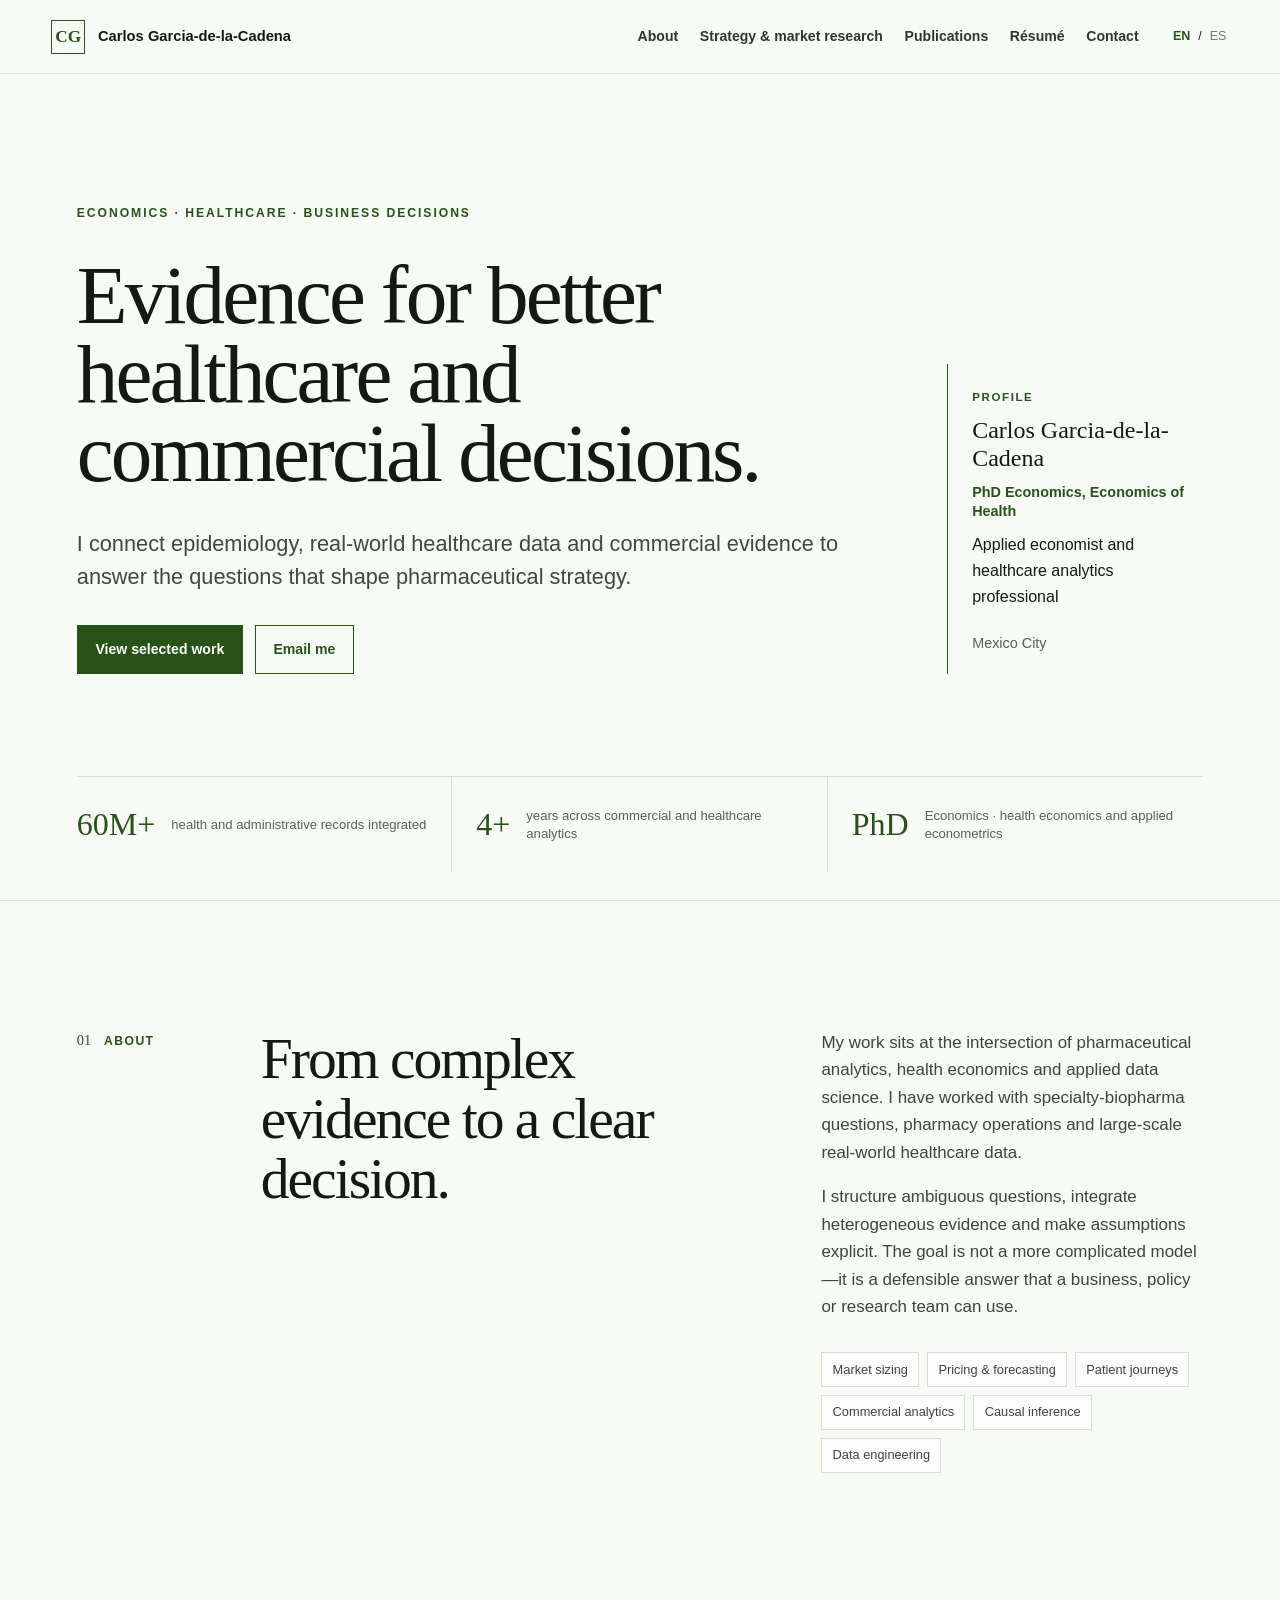
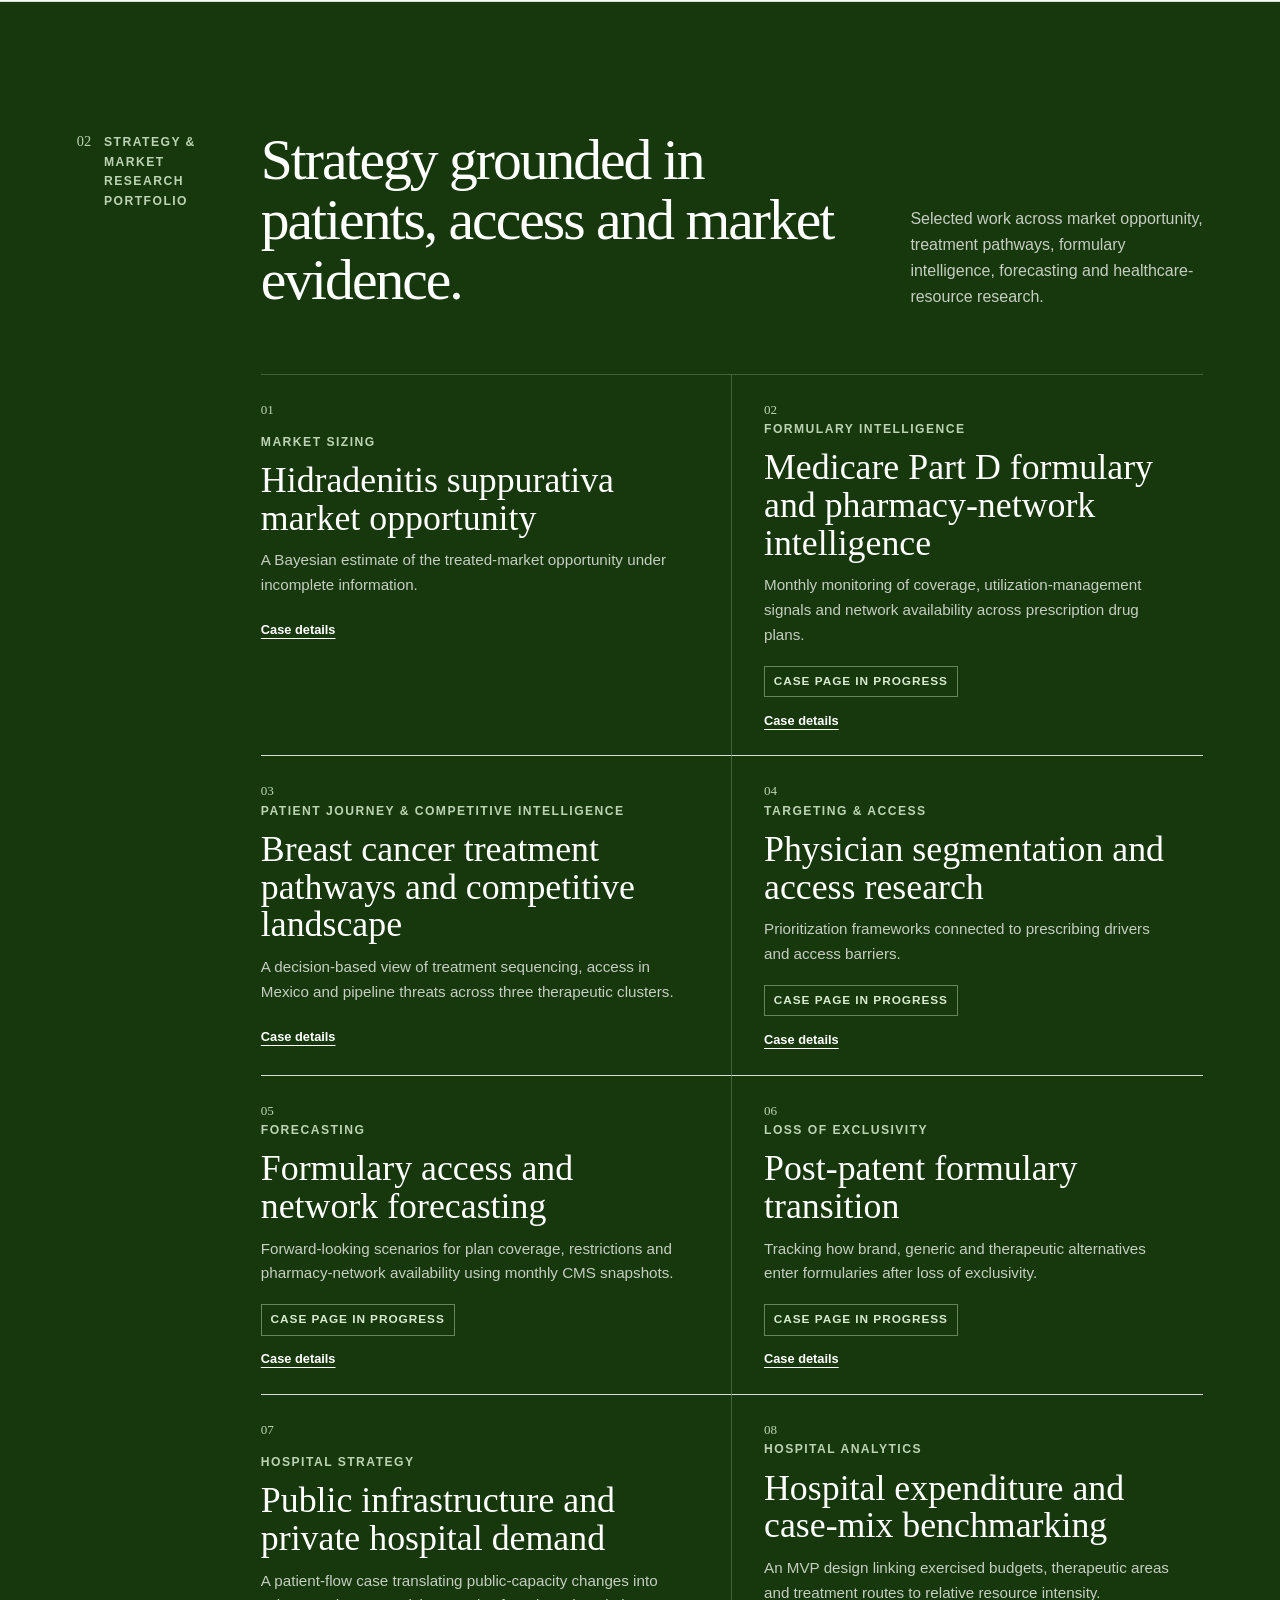
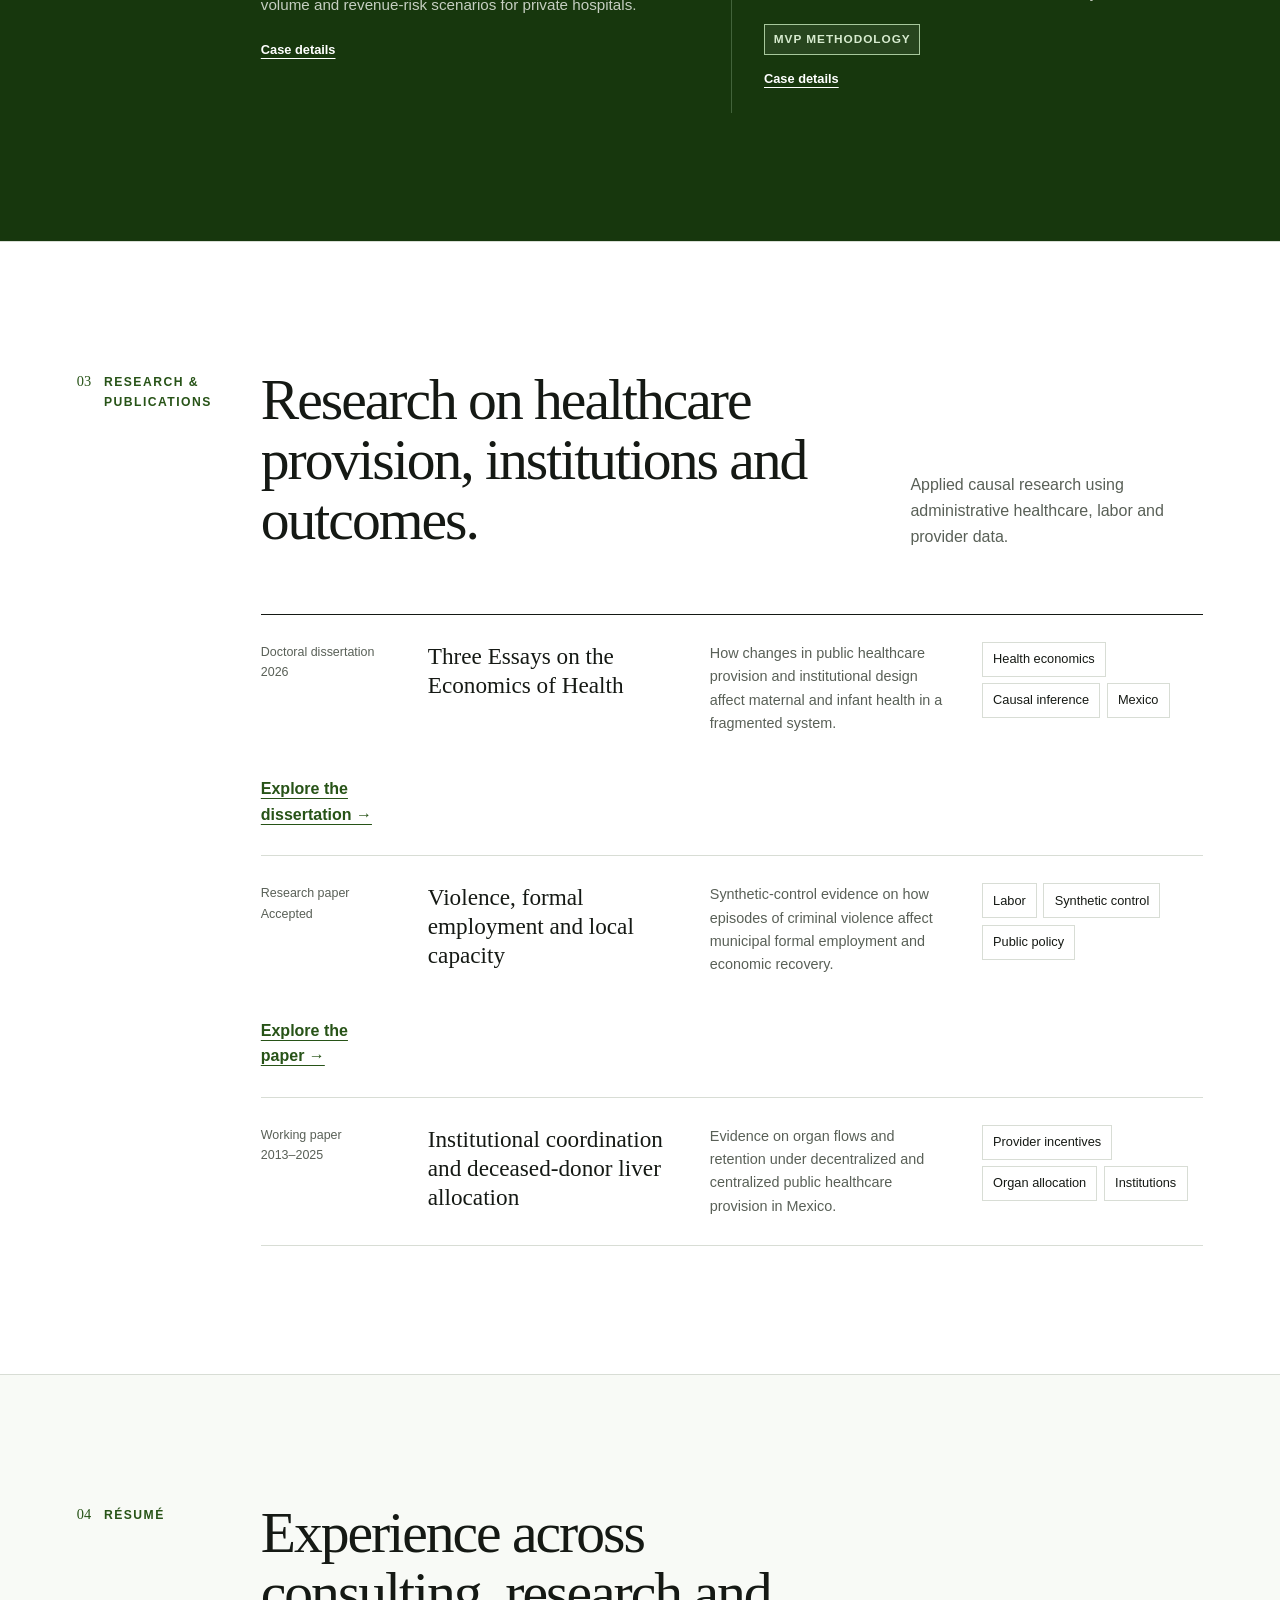
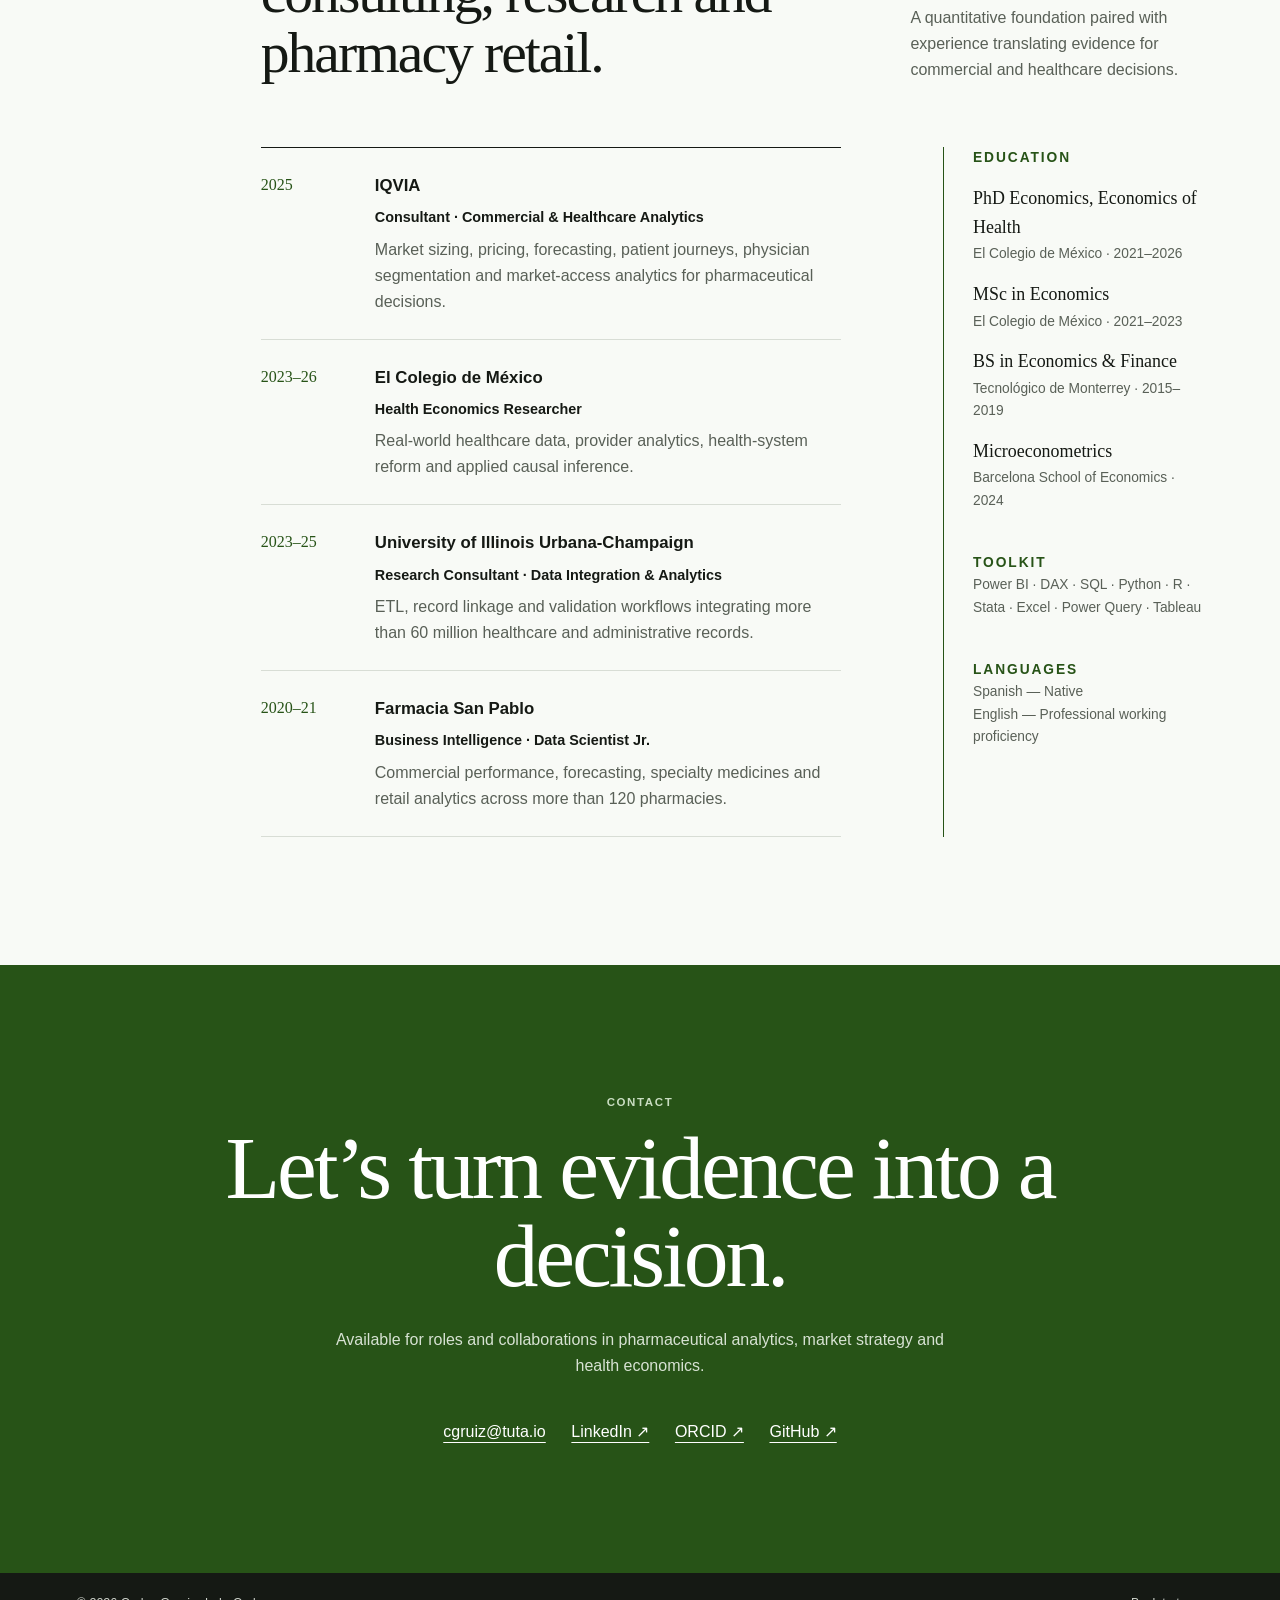
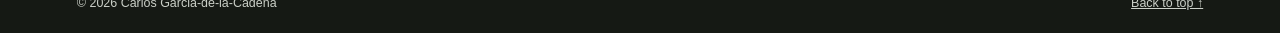
<file: index.html>
<!doctype html>
<html lang="en">
<head>
  <meta charset="utf-8">
  <meta name="viewport" content="width=device-width, initial-scale=1">
  <meta name="description" content="Carlos Garcia-de-la-Cadena — economist and healthcare analytics professional working across biopharma strategy, commercial analytics and causal inference.">
  <meta name="color-scheme" content="light">
  <meta name="theme-color" content="#275317">
  <title>Carlos Garcia-de-la-Cadena | Healthcare & Commercial Analytics</title>
  <link rel="icon" type="image/svg+xml" href="favicon.svg">
  <link rel="stylesheet" href="styles.css">
  <script src="script.js" defer></script>
</head>
<body>
  <a class="skip-link" href="#main" data-i18n="skip">Skip to content</a>

  <header class="site-header">
    <a class="wordmark" href="#top" aria-label="Carlos Garcia-de-la-Cadena — home">
      <span>CG</span>
      <span class="wordmark-name">Carlos Garcia-de-la-Cadena</span>
    </a>
    <button class="menu-toggle" type="button" aria-expanded="false" aria-controls="site-nav">
      <span class="sr-only" data-i18n="menu">Open menu</span>
      <span></span><span></span>
    </button>
    <nav class="site-nav" id="site-nav" aria-label="Primary navigation">
      <a href="#about" data-i18n="navAbout">About</a>
      <a href="#pharma" data-i18n="navPharma">Strategy & market research</a>
      <a href="#publications" data-i18n="navPublications">Publications</a>
      <a href="#resume" data-i18n="navResume">Résumé</a>
      <a href="#contact" data-i18n="navContact">Contact</a>
    </nav>
    <div class="language-switch" role="group" aria-label="Language">
      <button type="button" data-lang="en" aria-pressed="true">EN</button>
      <span aria-hidden="true">/</span>
      <button type="button" data-lang="es" aria-pressed="false">ES</button>
    </div>
  </header>

  <main id="main">
    <section class="hero" id="top">
      <div class="hero-kicker reveal" data-i18n="heroKicker">Economics · Healthcare · Business decisions</div>
      <div class="hero-grid">
        <div class="hero-copy reveal">
          <h1 data-i18n="heroTitle">Evidence for better healthcare and commercial decisions.</h1>
          <p class="hero-lede" data-i18n="heroLede">I connect epidemiology, real-world healthcare data and commercial evidence to answer the questions that shape pharmaceutical strategy.</p>
          <div class="hero-actions">
            <a class="button button-primary" href="#pharma" data-i18n="viewWork">View selected work</a>
            <a class="button button-quiet" href="mailto:cgruiz@tuta.io" data-i18n="emailMe">Email me</a>
          </div>
        </div>
        <aside class="hero-aside reveal" aria-label="Profile summary">
          <p class="eyebrow" data-i18n="profileLabel">Profile</p>
          <p class="profile-name">Carlos Garcia-de-la-Cadena</p>
          <p class="profile-credential" data-i18n="profileCredential">PhD Economics, Economics of Health</p>
          <p data-i18n="profileRole">Applied economist and healthcare analytics professional</p>
          <p class="location" data-i18n="location">Mexico City</p>
        </aside>
      </div>
      <div class="proof-strip reveal" aria-label="Selected facts">
        <div><strong>60M+</strong><span data-i18n="proofRecords">health and administrative records integrated</span></div>
        <div><strong>4+</strong><span data-i18n="proofYears">years across commercial and healthcare analytics</span></div>
        <div><strong>PhD</strong><span data-i18n="proofPhd">Economics · health economics and applied econometrics</span></div>
      </div>
    </section>

    <section class="section about" id="about">
      <div class="section-label reveal"><span>01</span><p data-i18n="aboutLabel">About</p></div>
      <div class="section-content about-grid">
        <h2 class="reveal" data-i18n="aboutTitle">From complex evidence to a clear decision.</h2>
        <div class="prose reveal">
          <p data-i18n="aboutP1">My work sits at the intersection of pharmaceutical analytics, health economics and applied data science. I have worked with specialty-biopharma questions, pharmacy operations and large-scale real-world healthcare data.</p>
          <p data-i18n="aboutP2">I structure ambiguous questions, integrate heterogeneous evidence and make assumptions explicit. The goal is not a more complicated model—it is a defensible answer that a business, policy or research team can use.</p>
          <div class="capability-list" aria-label="Core capabilities">
            <span data-i18n="cap1">Market sizing</span>
            <span data-i18n="cap2">Pricing & forecasting</span>
            <span data-i18n="cap3">Patient journeys</span>
            <span data-i18n="cap4">Commercial analytics</span>
            <span data-i18n="cap5">Causal inference</span>
            <span data-i18n="cap6">Data engineering</span>
          </div>
        </div>
      </div>
    </section>

    <section class="section portfolio portfolio-alt" id="pharma">
      <div class="section-label reveal"><span>02</span><p data-i18n="pharmaLabel">Strategy & market research portfolio</p></div>
      <div class="section-content">
        <div class="section-heading reveal">
          <h2 data-i18n="pharmaTitle">Strategy grounded in patients, access and market evidence.</h2>
          <p data-i18n="pharmaIntro">Selected work across market opportunity, treatment pathways, formulary intelligence, forecasting and healthcare-resource research.</p>
        </div>
        <div class="project-grid">
          <details class="project-card featured reveal">
            <summary>
              <span class="project-number">01</span>
              <span class="project-area" data-i18n="marketSizing">Market sizing</span>
              <h3 data-i18n="hsTitle">Hidradenitis suppurativa market opportunity</h3>
              <p data-i18n="hsSummary">A Bayesian estimate of the treated-market opportunity under incomplete information.</p>
              <span class="expand" data-i18n="openCase">Case details</span>
            </summary>
            <div class="project-detail">
              <p><strong data-i18n="question">Question</strong><span data-i18n="hsQuestion">How large is the commercially addressable population once diagnosis, treatment and access constraints are considered?</span></p>
              <p><strong data-i18n="approach">Approach</strong><span data-i18n="hsApproach">Combined standardized epidemiology, Mexico’s age-sex structure, diagnostic delay, severity and explicit access priors in a reproducible Bayesian workflow.</span></p>
              <p><strong data-i18n="decision">Decision</strong><span data-i18n="hsDecision">Estimated a P50 of 5,204 persistent public-sector patient-years and made the principal access uncertainties visible.</span></p>
              <a class="case-link" href="hs-market-sizing.html" data-i18n="viewFullCase">View the full case study →</a>
            </div>
          </details>
          <details class="project-card reveal">
            <summary>
              <span class="project-number">02</span>
              <span class="project-area" data-i18n="pricingForecasting">Formulary intelligence</span>
              <h3 data-i18n="pricingTitle">Medicare Part D formulary and pharmacy-network intelligence</h3>
              <p data-i18n="pricingSummary">Monthly monitoring of coverage, utilization-management signals and network availability across prescription drug plans.</p>
              <span class="project-status" data-i18n="pageInProgress">Case page in progress</span>
              <span class="expand" data-i18n="openCase">Case details</span>
            </summary>
            <div class="project-detail">
              <p><strong data-i18n="question">Question</strong><span data-i18n="pricingQuestion">How do formulary placement and pharmacy-network conditions vary across plans, geographies and time?</span></p>
              <p><strong data-i18n="plannedApproach">Planned approach</strong><span data-i18n="pricingApproach">Structure CMS monthly formulary and pharmacy-network files into comparable plan, drug, restriction and geographic indicators.</span></p>
              <p><strong data-i18n="expectedOutput">Expected output</strong><span data-i18n="pricingDecision">A monitoring framework for access changes, plan heterogeneity and competitive coverage signals, without treating formulary presence as observed prescribing.</span></p>
            </div>
          </details>
          <details class="project-card reveal">
            <summary>
              <span class="project-number">03</span>
              <span class="project-area" data-i18n="patientJourney">Patient journey & competitive intelligence</span>
              <h3 data-i18n="immunologyTitle">Breast cancer treatment pathways and competitive landscape</h3>
              <p data-i18n="immunologySummary">A decision-based view of treatment sequencing, access in Mexico and pipeline threats across three therapeutic clusters.</p>
              <span class="expand" data-i18n="openCase">Case details</span>
            </summary>
            <div class="project-detail">
              <p><strong data-i18n="scope">Scope</strong><span data-i18n="immunologyScope">HR+/HER2−, HER2+ and triple-negative breast cancer across early and advanced disease.</span></p>
              <p><strong data-i18n="approach">Approach</strong><span data-i18n="immunologyApproach">Connected clinical gates, biomarkers, treatment exposure, Mexican access evidence and a date-stamped competitive pipeline.</span></p>
              <p><strong data-i18n="decision">Decision</strong><span data-i18n="immunologyDecision">Clarified where each therapy fits, what limits effective access and which assets could reshape current standards of care.</span></p>
              <a class="case-link" href="breast-cancer-patient-journey.html" data-i18n="viewJourneyCase">Explore the full case study →</a>
            </div>
          </details>
          <details class="project-card reveal">
            <summary>
              <span class="project-number">04</span>
              <span class="project-area" data-i18n="targetingAccess">Targeting & access</span>
              <h3 data-i18n="physicianTitle">Physician segmentation and access research</h3>
              <p data-i18n="physicianSummary">Prioritization frameworks connected to prescribing drivers and access barriers.</p>
              <span class="project-status" data-i18n="pageInProgress">Case page in progress</span>
              <span class="expand" data-i18n="openCase">Case details</span>
            </summary>
            <div class="project-detail">
              <p><strong data-i18n="question">Question</strong><span data-i18n="physicianQuestion">Which customers should be prioritized, and what prevents patients from reaching treatment?</span></p>
              <p><strong data-i18n="plannedApproach">Planned approach</strong><span data-i18n="physicianApproach">Develop segmentation logic and payer/physician research around needs, behaviors and barriers.</span></p>
              <p><strong data-i18n="expectedOutput">Expected output</strong><span data-i18n="physicianDecision">Actionable implications for customer prioritization and commercial execution.</span></p>
            </div>
          </details>
          <details class="project-card reveal">
            <summary>
              <span class="project-number">05</span>
              <span class="project-area" data-i18n="forecasting">Forecasting</span>
              <h3 data-i18n="forecastTitle">Formulary access and network forecasting</h3>
              <p data-i18n="forecastSummary">Forward-looking scenarios for plan coverage, restrictions and pharmacy-network availability using monthly CMS snapshots.</p>
              <span class="project-status" data-i18n="pageInProgress">Case page in progress</span>
              <span class="expand" data-i18n="openCase">Case details</span>
            </summary>
            <div class="project-detail">
              <p><strong data-i18n="plannedApproach">Planned approach</strong><span data-i18n="forecastApproach">Build monthly panels by plan, geography and product; separate persistence, entry, exit and restriction changes before projecting future access states.</span></p>
              <p><strong data-i18n="expectedOutput">Expected output</strong><span data-i18n="forecastDecision">Transparent scenarios for access planning that explicitly separate coverage forecasts from prescription-demand forecasts.</span></p>
            </div>
          </details>
          <details class="project-card reveal">
            <summary>
              <span class="project-number">06</span>
              <span class="project-area" data-i18n="lossExclusivity">Loss of exclusivity</span>
              <h3 data-i18n="loeTitle">Post-patent formulary transition</h3>
              <p data-i18n="loeSummary">Tracking how brand, generic and therapeutic alternatives enter formularies after loss of exclusivity.</p>
              <span class="project-status" data-i18n="pageInProgress">Case page in progress</span>
              <span class="expand" data-i18n="openCase">Case details</span>
            </summary>
            <div class="project-detail">
              <p><strong data-i18n="plannedApproach">Planned approach</strong><span data-i18n="loeApproach">Track monthly product presence, tier and utilization-management changes across plans around generic or biosimilar entry.</span></p>
              <p><strong data-i18n="expectedOutput">Expected output</strong><span data-i18n="loeDecision">A framework that separates early formulary-displacement signals from actual prescription switching and defines the claims evidence needed to quantify uptake.</span></p>
            </div>
          </details>
          <details class="project-card reveal">
            <summary>
              <span class="project-number">07</span>
              <span class="project-area" data-i18n="hospitalAnalytics">Hospital strategy</span>
              <h3 data-i18n="hospitalTitle">Public infrastructure and private hospital demand</h3>
              <p data-i18n="hospitalSummary">A patient-flow case translating public-capacity changes into volume and revenue-risk scenarios for private hospitals.</p>
              <span class="expand" data-i18n="openCase">Case details</span>
            </summary>
            <div class="project-detail">
              <p><strong data-i18n="question">Question</strong><span data-i18n="hospitalQuestion">How can new public capacity reshape local private-hospital demand and expose fixed-cost service lines to volume risk?</span></p>
              <p><strong data-i18n="approach">Approach</strong><span data-i18n="hospitalApproach">Translated administrative patient-flow evidence into an incumbent-hospital scenario, an editable revenue-at-risk calculator and public-network reallocation signals.</span></p>
              <p><strong data-i18n="decision">Decision</strong><span data-i18n="hospitalDecision">Clarified which infrastructure and referral-system changes hospital leaders should monitor before demand shifts become visible in financial performance.</span></p>
              <a class="case-link" href="hospital-strategy.html" data-i18n="viewHospitalCase">Explore the full case study →</a>
            </div>
          </details>
          <details class="project-card reveal">
            <summary>
              <span class="project-number">08</span>
              <span class="project-area" data-i18n="hospitalBenchmarking">Hospital analytics</span>
              <h3 data-i18n="benchmarkTitle">Hospital expenditure and case-mix benchmarking</h3>
              <p data-i18n="benchmarkSummary">An MVP design linking exercised budgets, therapeutic areas and treatment routes to relative resource intensity.</p>
              <span class="project-status project-status-method" data-i18n="mvpDesign">MVP methodology</span>
              <span class="expand" data-i18n="openCase">Case details</span>
            </summary>
            <div class="project-detail">
              <p><strong data-i18n="question">Question</strong><span data-i18n="benchmarkQuestion">Which combinations of scale, diagnosis and treatment pathway explain hospital expenditure, and which institutions differ from comparable providers?</span></p>
              <p><strong data-i18n="approach">Approach</strong><span data-i18n="benchmarkApproach">Build a hospital-year panel, discover stable procedure bundles within 15–20 therapeutic areas and apply partially penalized LASSO only to diagnosis–route interactions.</span></p>
              <p><strong data-i18n="expectedOutput">Expected output</strong><span data-i18n="benchmarkDecision">Relative resource-intensity indices, expected expenditure and an observed-to-expected benchmark with explicit interpretation limits.</span></p>
              <a class="case-link" href="hospital-expenditure-benchmarking.html" data-i18n="viewBenchmarkCase">Explore the MVP design →</a>
            </div>
          </details>
        </div>
      </div>
    </section>

    <section class="section publications" id="publications">
      <div class="section-label reveal"><span>03</span><p data-i18n="publicationsLabel">Research & publications</p></div>
      <div class="section-content">
        <div class="section-heading reveal">
          <h2 data-i18n="publicationsTitle">Research on healthcare provision, institutions and outcomes.</h2>
          <p data-i18n="publicationsIntro">Applied causal research using administrative healthcare, labor and provider data.</p>
        </div>
        <div class="publication-list">
          <article class="publication reveal">
            <div class="publication-meta"><span data-i18n="pubTypeDissertation">Doctoral dissertation</span><span>2026</span></div>
            <h3>Three Essays on the Economics of Health</h3>
            <p data-i18n="pubThesis">How changes in public healthcare provision and institutional design affect maternal and infant health in a fragmented system.</p>
            <div class="tags"><span>Health economics</span><span>Causal inference</span><span>Mexico</span></div>
            <a class="case-link" href="doctoral-thesis.html" data-i18n="viewThesisCase">Explore the dissertation →</a>
          </article>
          <article class="publication reveal">
            <div class="publication-meta"><span data-i18n="pubTypePaper">Research paper</span><span data-i18n="accepted">Accepted</span></div>
            <h3 data-i18n="violenceTitle">Violence, formal employment and local capacity</h3>
            <p data-i18n="violenceText">Synthetic-control evidence on how episodes of criminal violence affect municipal formal employment and economic recovery.</p>
            <div class="tags"><span>Labor</span><span>Synthetic control</span><span>Public policy</span></div>
            <a class="case-link" href="violence-formal-employment.html" data-i18n="viewViolenceCase">Explore the paper →</a>
          </article>
          <article class="publication reveal">
            <div class="publication-meta"><span data-i18n="pubTypeWorking">Working paper</span><span>2013–2025</span></div>
            <h3 data-i18n="organsTitle">Institutional coordination and deceased-donor liver allocation</h3>
            <p data-i18n="organsText">Evidence on organ flows and retention under decentralized and centralized public healthcare provision in Mexico.</p>
            <div class="tags"><span>Provider incentives</span><span>Organ allocation</span><span>Institutions</span></div>
          </article>
        </div>
      </div>
    </section>

    <section class="section resume" id="resume">
      <div class="section-label reveal"><span>04</span><p data-i18n="resumeLabel">Résumé</p></div>
      <div class="section-content">
        <div class="section-heading reveal">
          <h2 data-i18n="resumeTitle">Experience across consulting, research and pharmacy retail.</h2>
          <p data-i18n="resumeIntro">A quantitative foundation paired with experience translating evidence for commercial and healthcare decisions.</p>
        </div>
        <div class="resume-layout">
          <div class="timeline">
            <article class="timeline-item reveal"><div class="timeline-date">2025</div><div><h3>IQVIA</h3><p class="role" data-i18n="iqviaRole">Consultant · Commercial & Healthcare Analytics</p><p data-i18n="iqviaText">Market sizing, pricing, forecasting, patient journeys, physician segmentation and market-access analytics for pharmaceutical decisions.</p></div></article>
            <article class="timeline-item reveal"><div class="timeline-date">2023–26</div><div><h3>El Colegio de México</h3><p class="role" data-i18n="colmexRole">Health Economics Researcher</p><p data-i18n="colmexText">Real-world healthcare data, provider analytics, health-system reform and applied causal inference.</p></div></article>
            <article class="timeline-item reveal"><div class="timeline-date">2023–25</div><div><h3>University of Illinois Urbana-Champaign</h3><p class="role" data-i18n="illinoisRole">Research Consultant · Data Integration & Analytics</p><p data-i18n="illinoisText">ETL, record linkage and validation workflows integrating more than 60 million healthcare and administrative records.</p></div></article>
            <article class="timeline-item reveal"><div class="timeline-date">2020–21</div><div><h3>Farmacia San Pablo</h3><p class="role" data-i18n="sanPabloRole">Business Intelligence · Data Scientist Jr.</p><p data-i18n="sanPabloText">Commercial performance, forecasting, specialty medicines and retail analytics across more than 120 pharmacies.</p></div></article>
          </div>
          <aside class="resume-aside reveal">
            <div>
              <p class="eyebrow" data-i18n="education">Education</p>
              <h3 data-i18n="phd">PhD Economics, Economics of Health</h3><p>El Colegio de México · 2021–2026</p>
              <h3 data-i18n="msc">MSc in Economics</h3><p>El Colegio de México · 2021–2023</p>
              <h3 data-i18n="bs">BS in Economics & Finance</h3><p>Tecnológico de Monterrey · 2015–2019</p>
              <h3>Microeconometrics</h3><p>Barcelona School of Economics · 2024</p>
            </div>
            <div>
              <p class="eyebrow" data-i18n="toolkit">Toolkit</p>
              <p>Power BI · DAX · SQL · Python · R · Stata · Excel · Power Query · Tableau</p>
            </div>
            <div>
              <p class="eyebrow" data-i18n="languages">Languages</p>
              <p data-i18n="languageList">Spanish — Native<br>English — Professional working proficiency</p>
            </div>
          </aside>
        </div>
      </div>
    </section>

    <section class="contact" id="contact">
      <p class="eyebrow reveal" data-i18n="contactLabel">Contact</p>
      <h2 class="reveal" data-i18n="contactTitle">Let’s turn evidence into a decision.</h2>
      <p class="reveal" data-i18n="contactText">Available for roles and collaborations in pharmaceutical analytics, market strategy and health economics.</p>
      <div class="contact-links reveal">
        <a href="mailto:cgruiz@tuta.io">cgruiz@tuta.io</a>
        <a href="https://www.linkedin.com/in/cgruiz0" target="_blank" rel="noreferrer">LinkedIn ↗</a>
        <a href="https://orcid.org/0009-0006-7721-4930" target="_blank" rel="noreferrer">ORCID ↗</a>
        <a href="https://github.com/garcia-de-la-cadena" target="_blank" rel="noreferrer">GitHub ↗</a>
      </div>
    </section>
  </main>

  <footer>
    <p>© <span id="year"></span> Carlos Garcia-de-la-Cadena</p>
    <a href="#top" data-i18n="backTop">Back to top ↑</a>
  </footer>
</body>
</html>
</file>
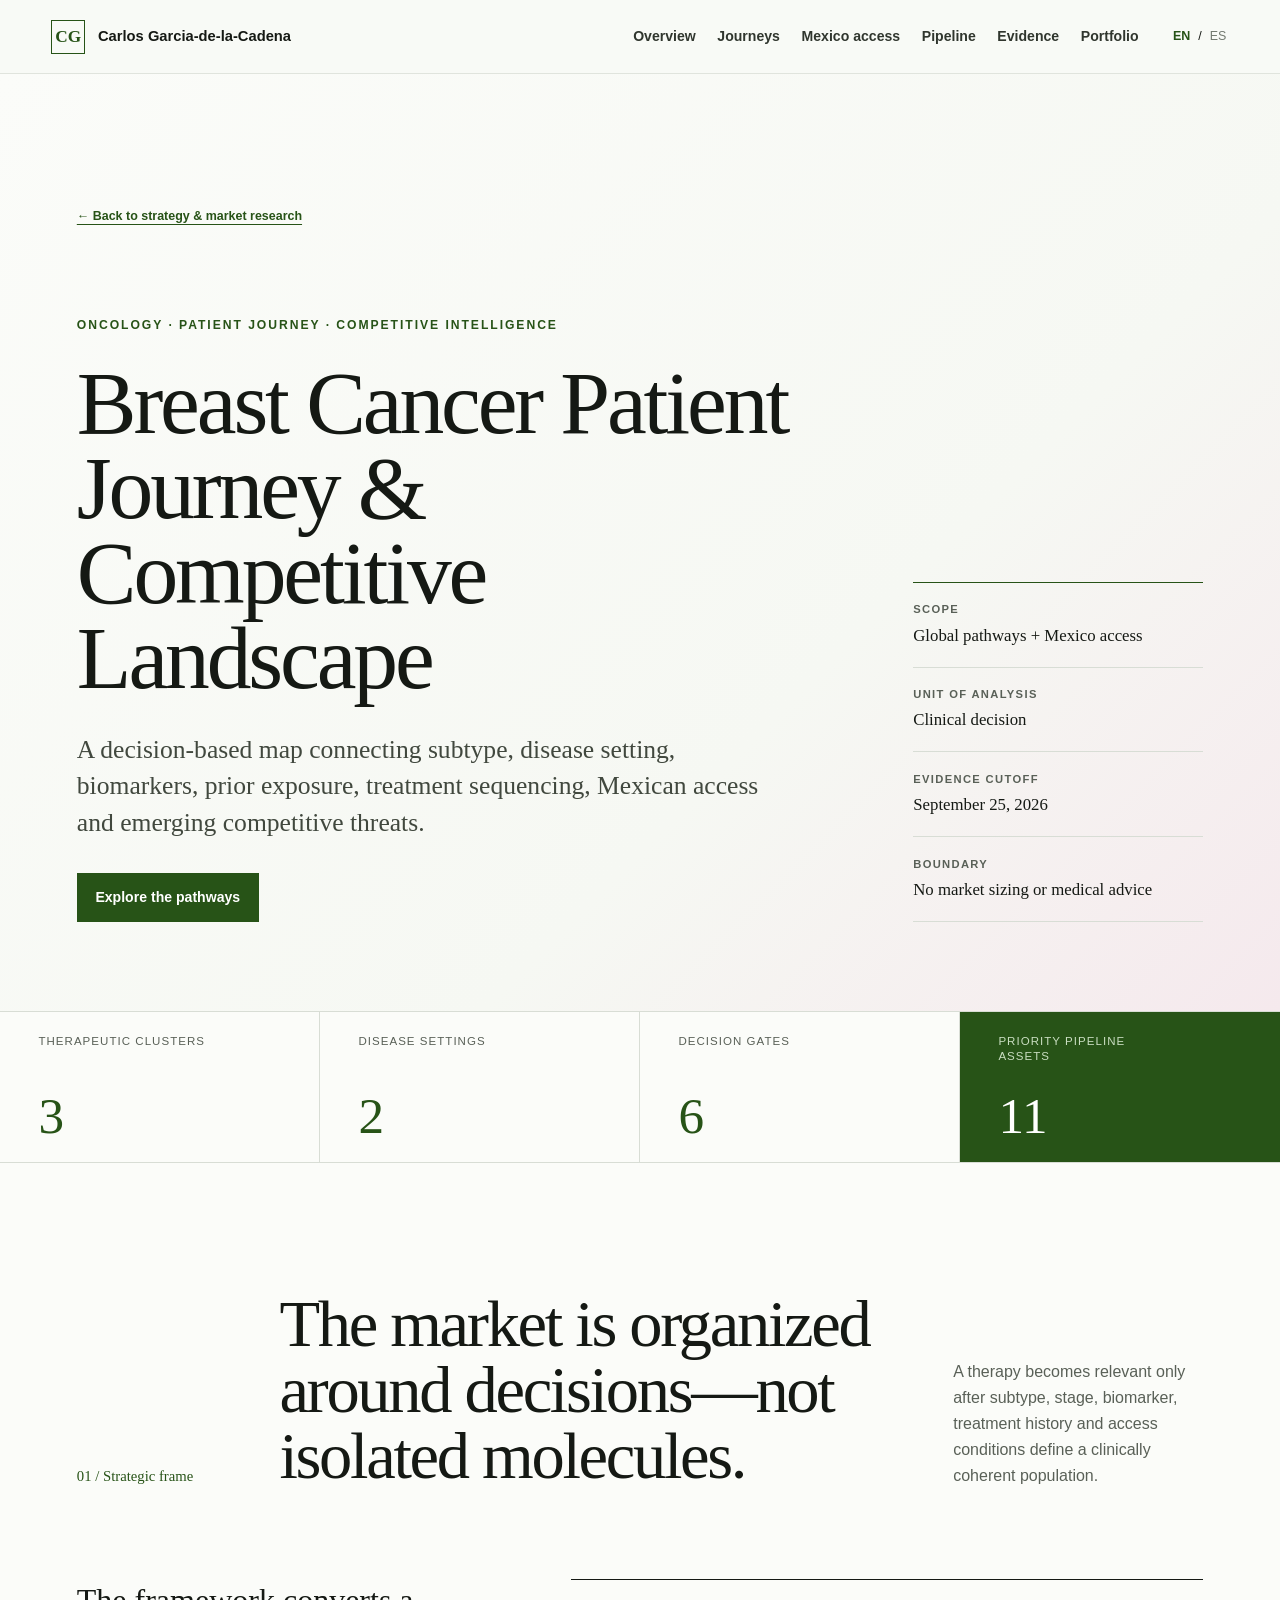
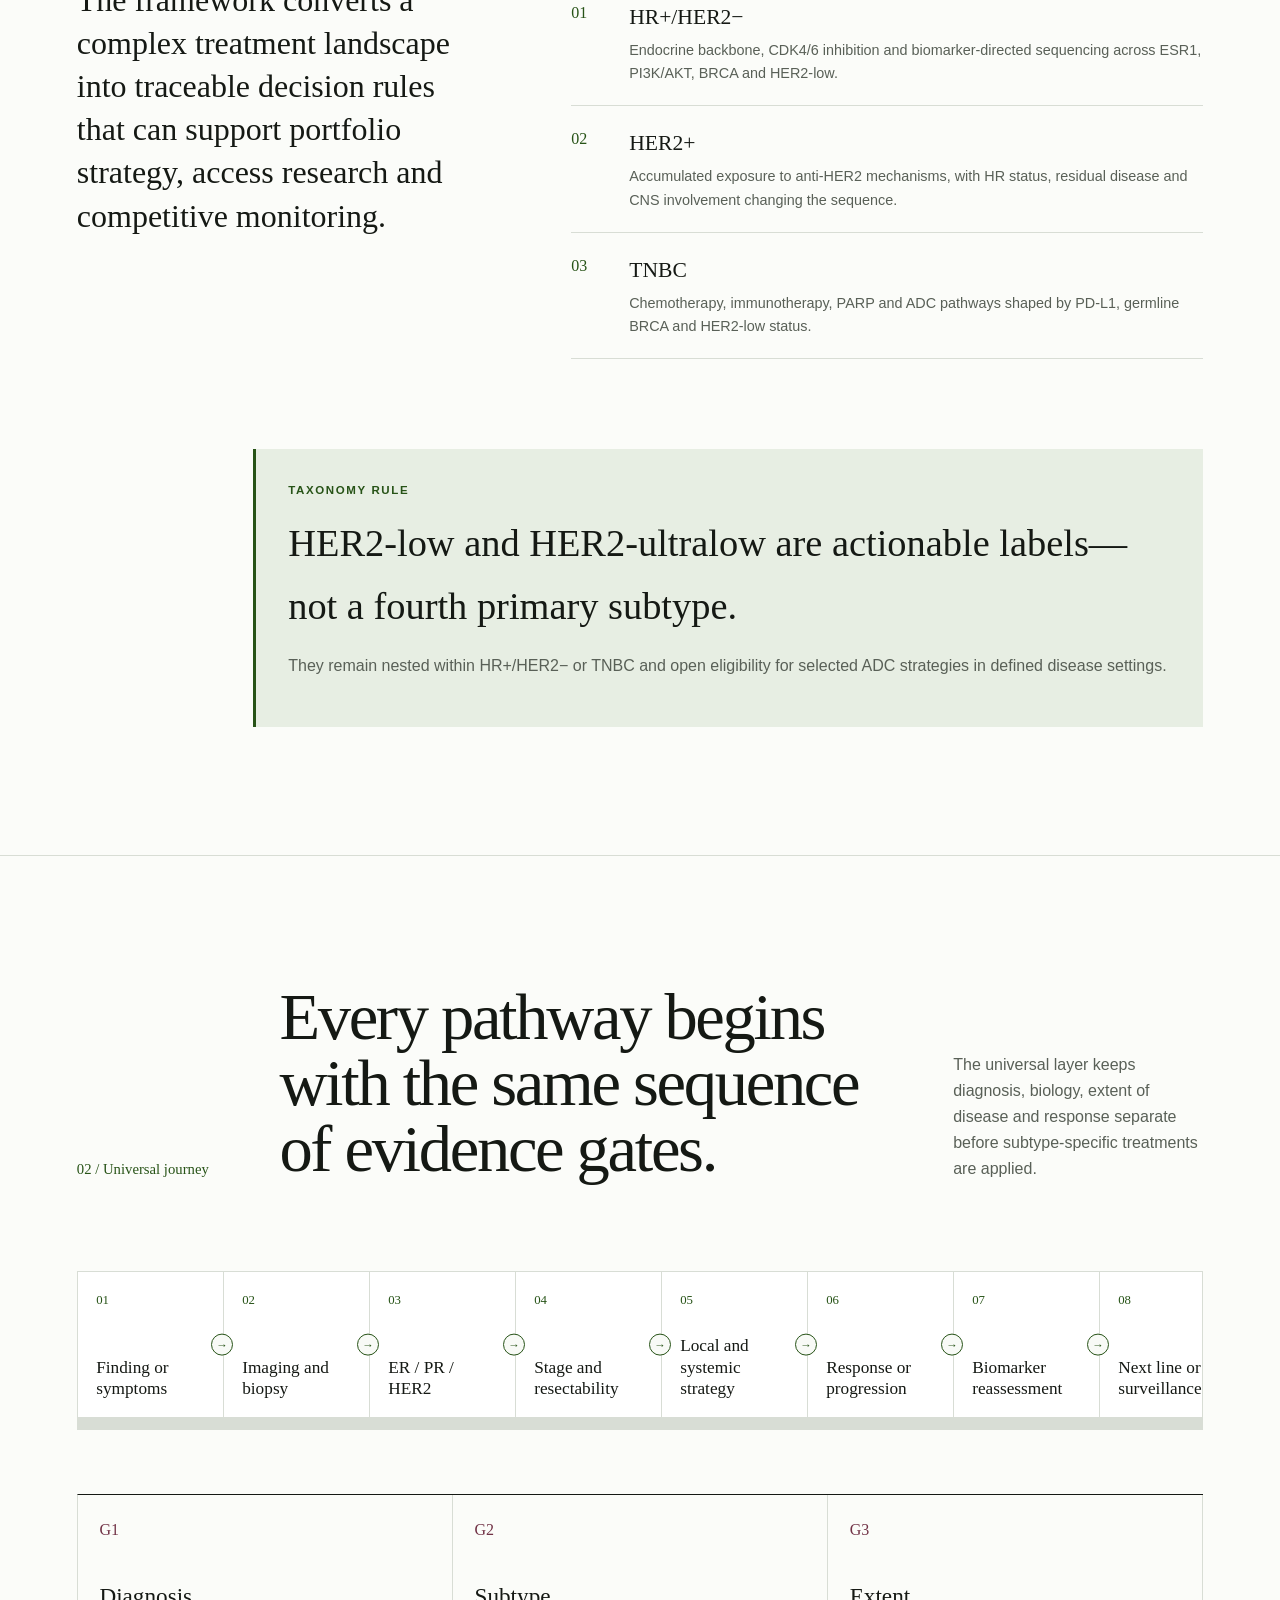
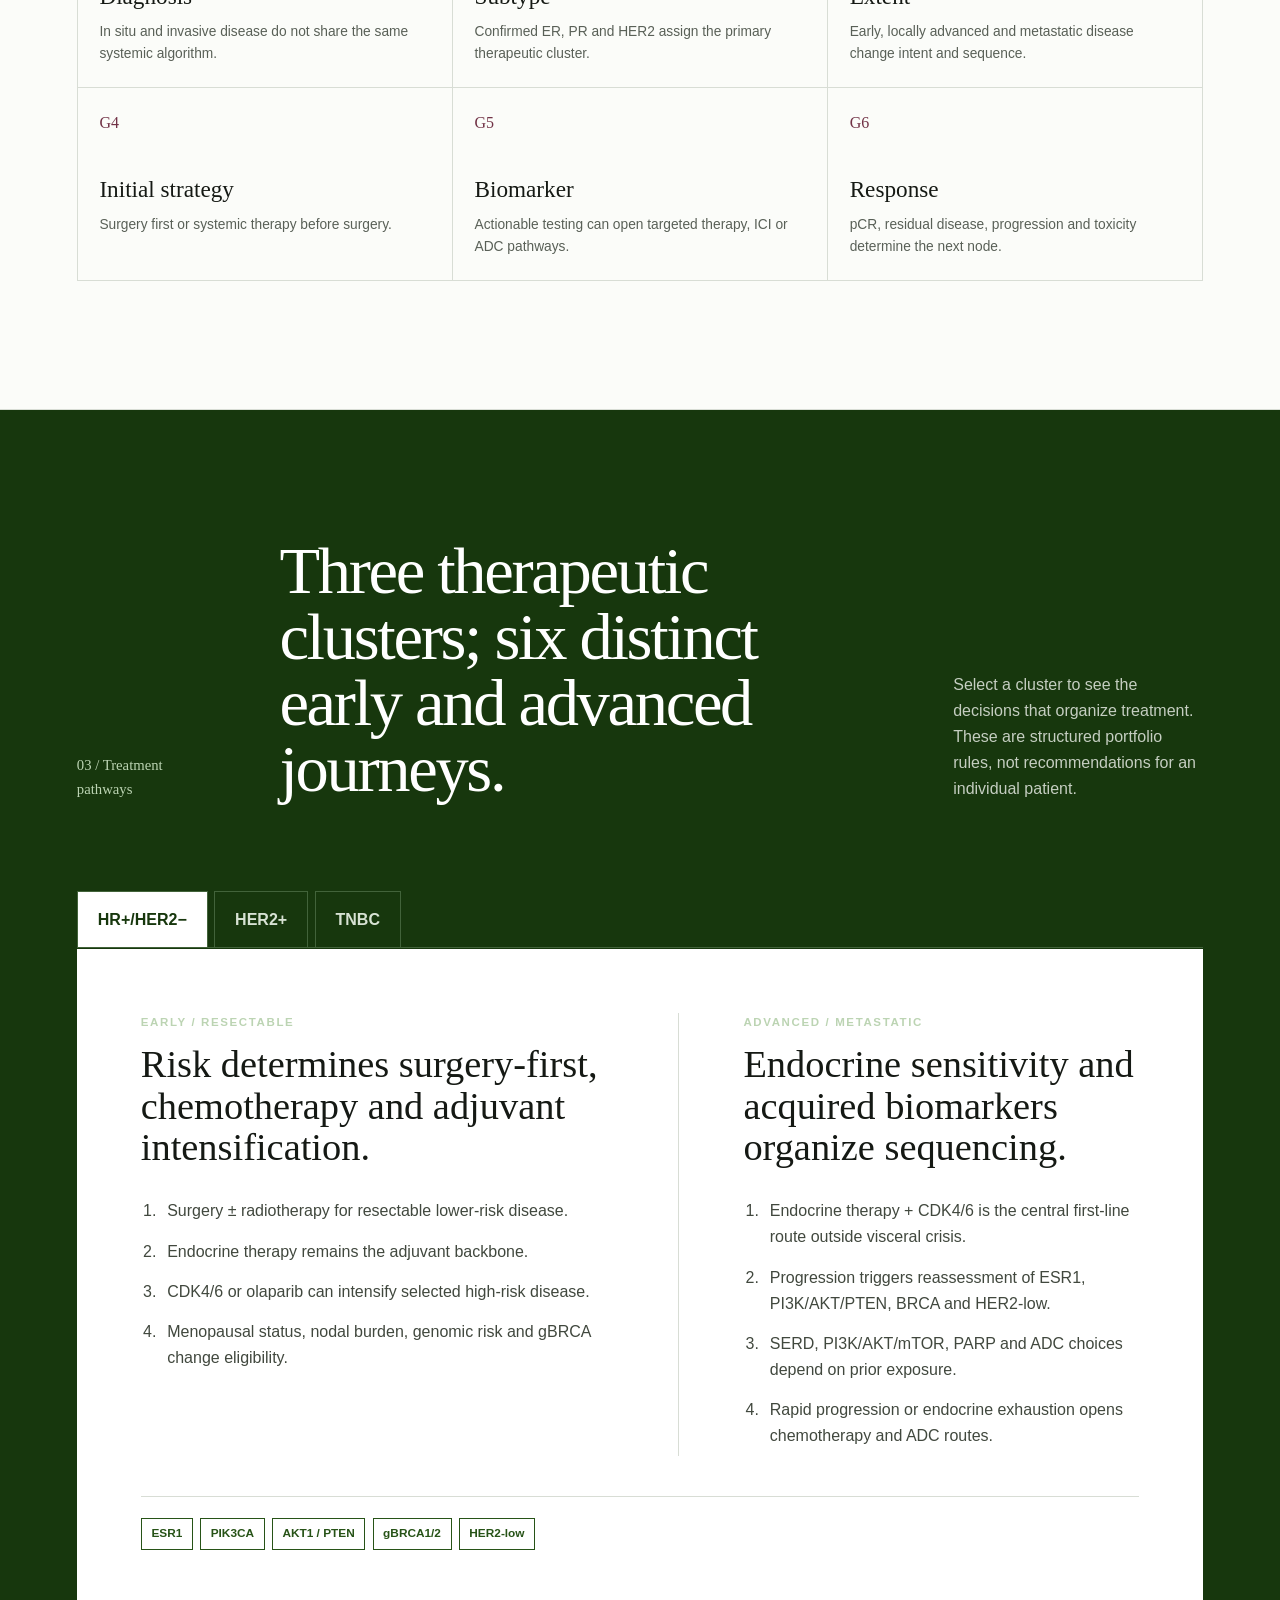
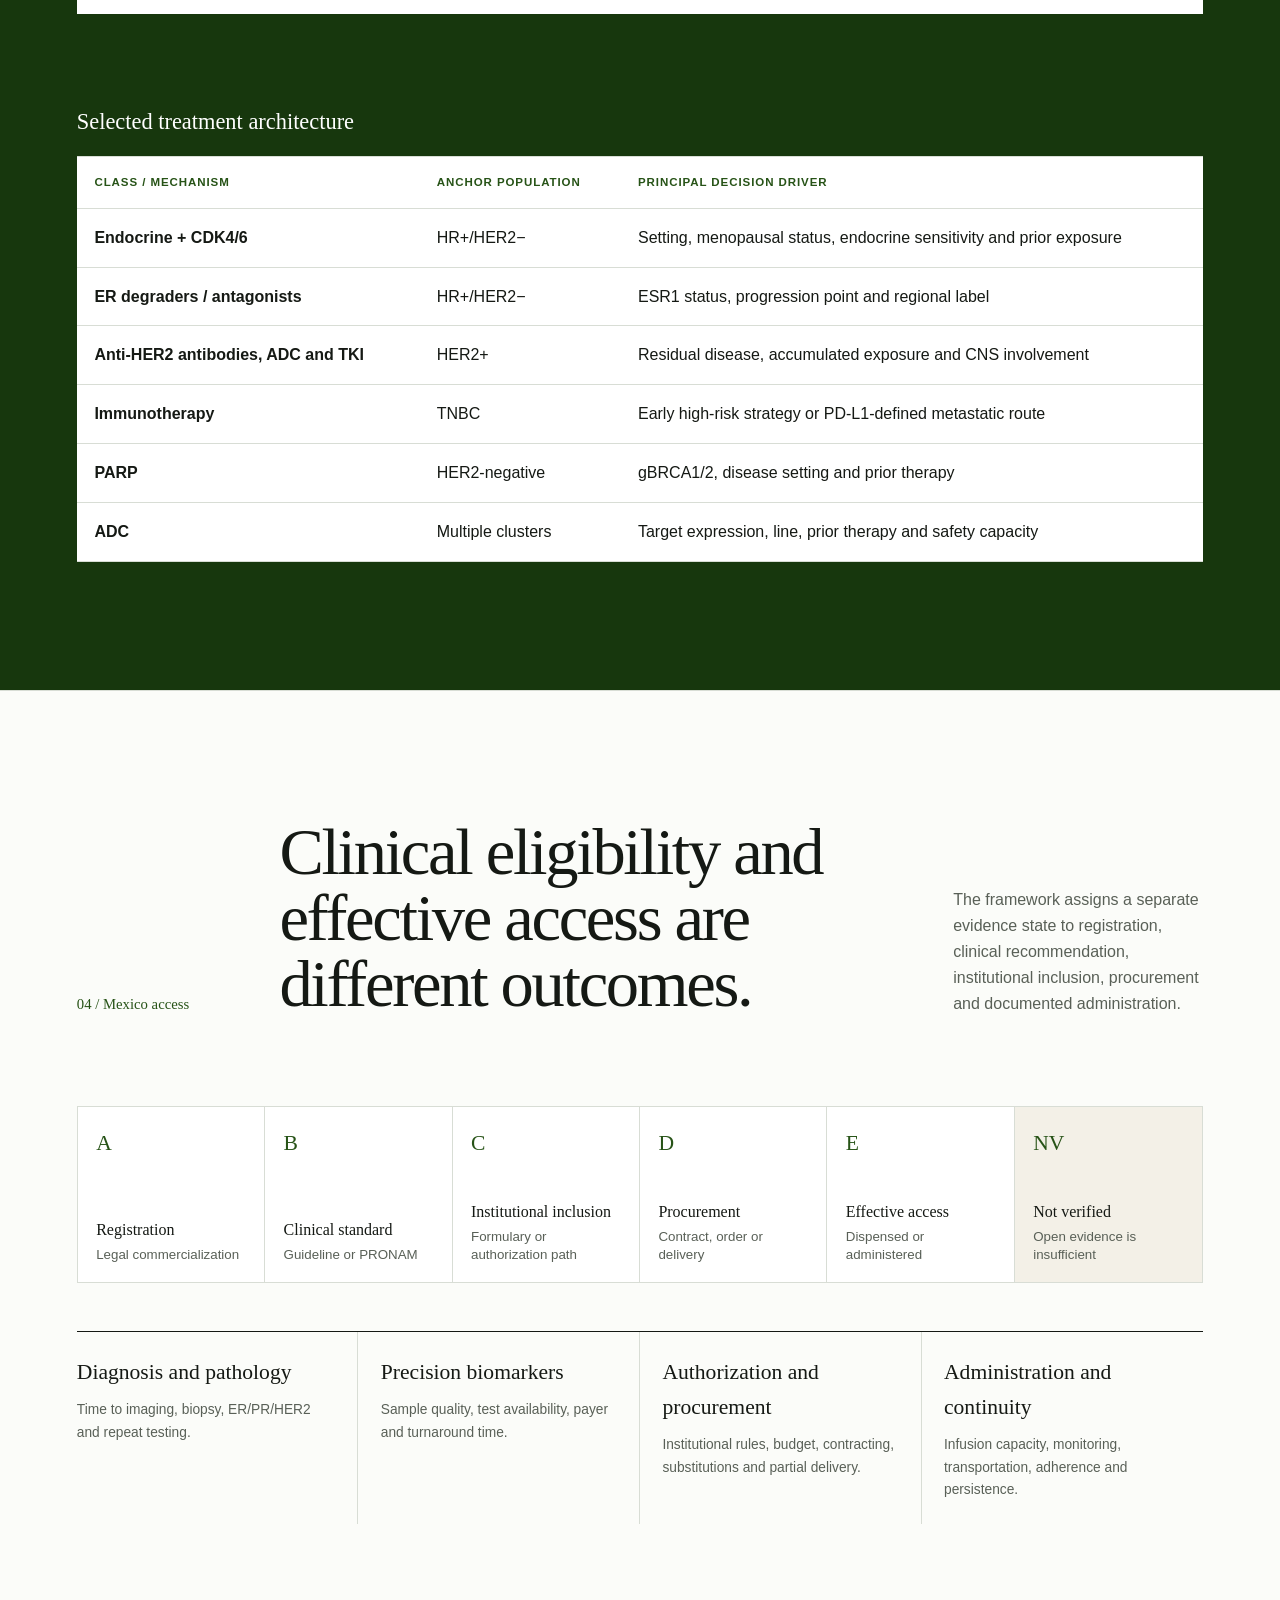
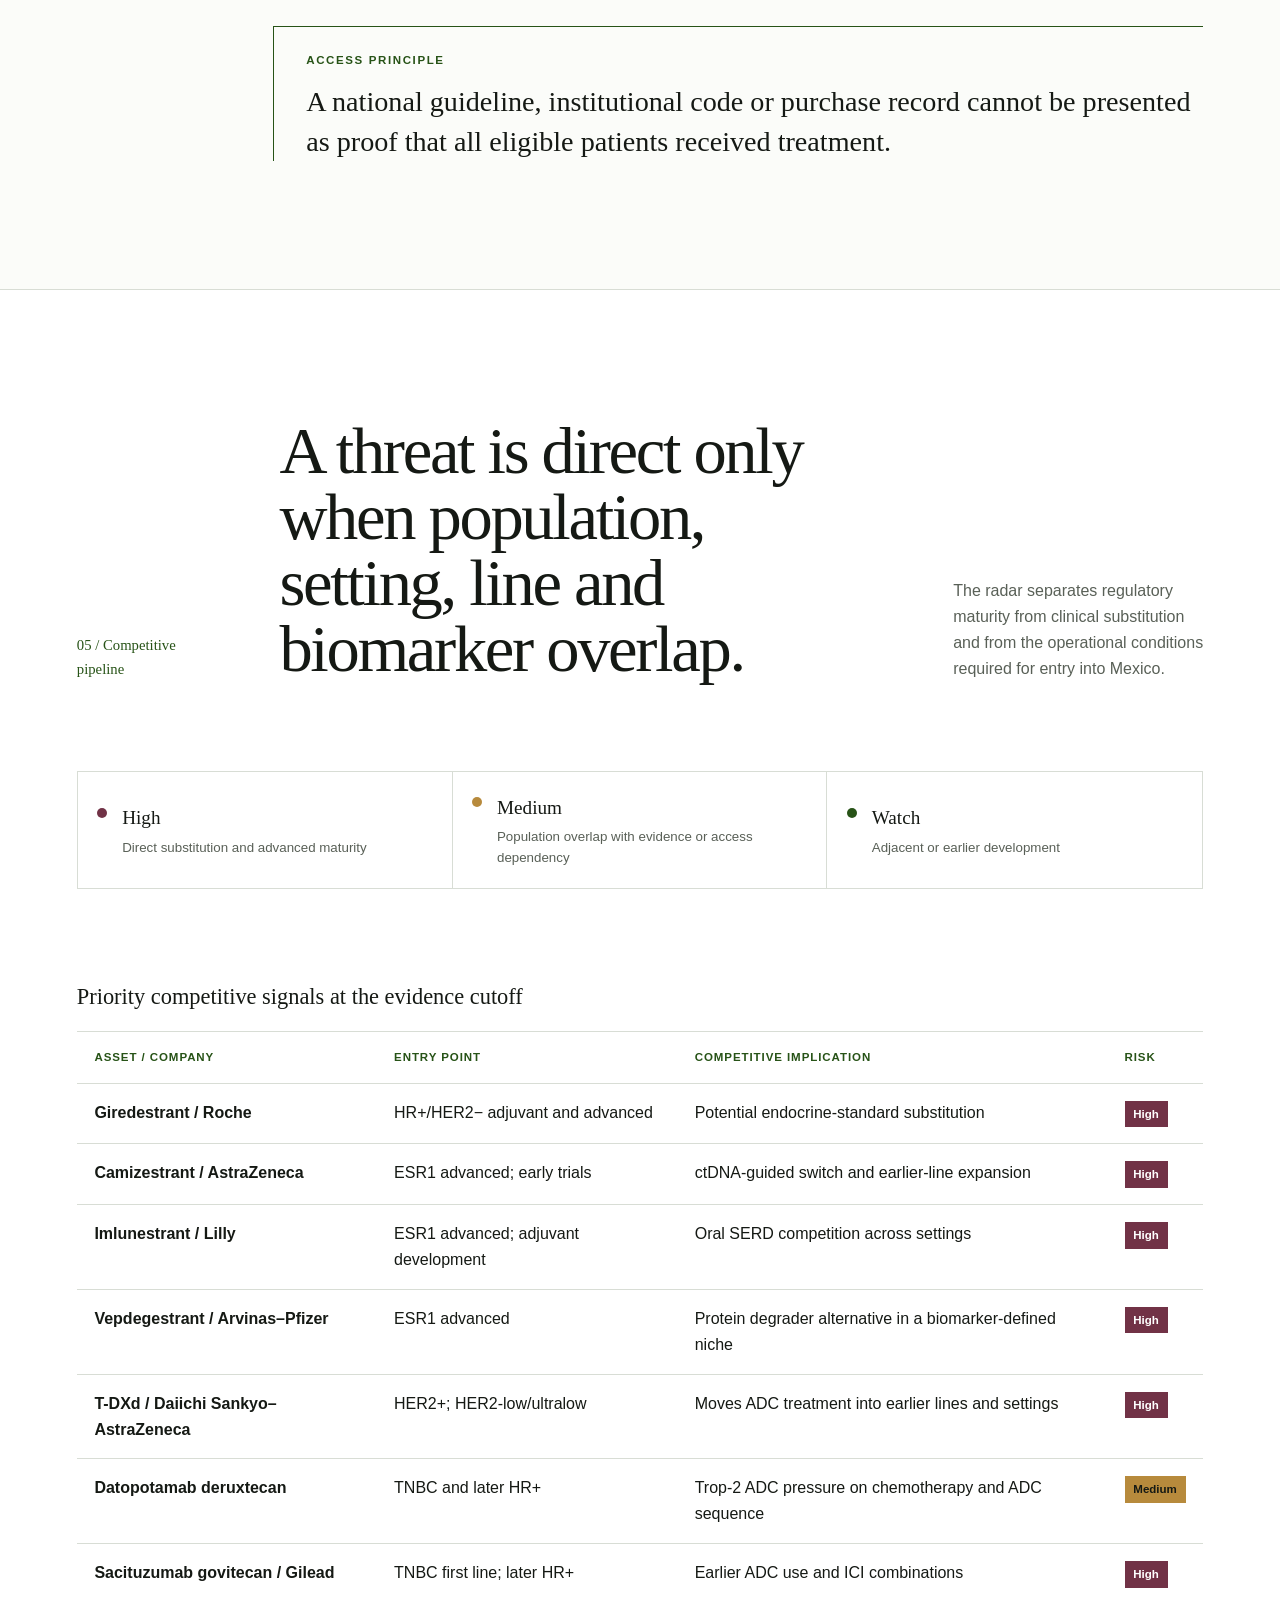
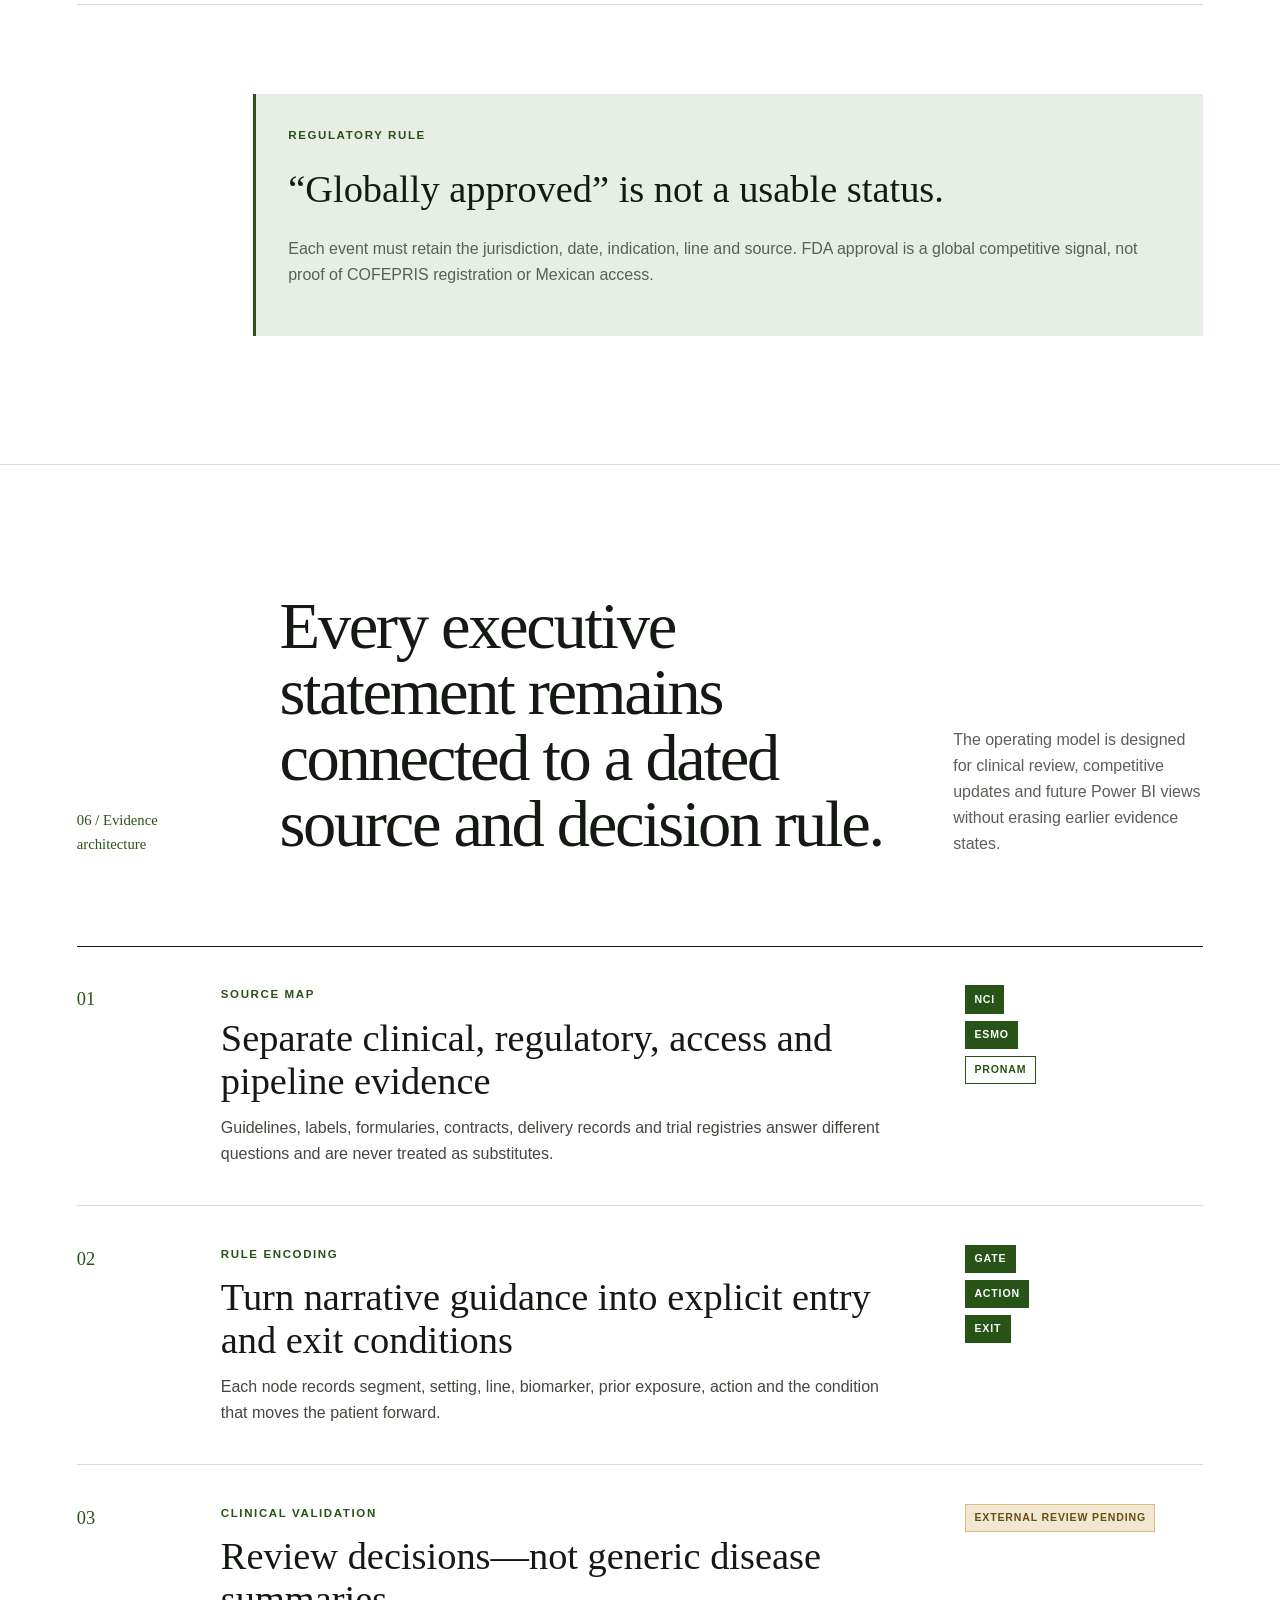
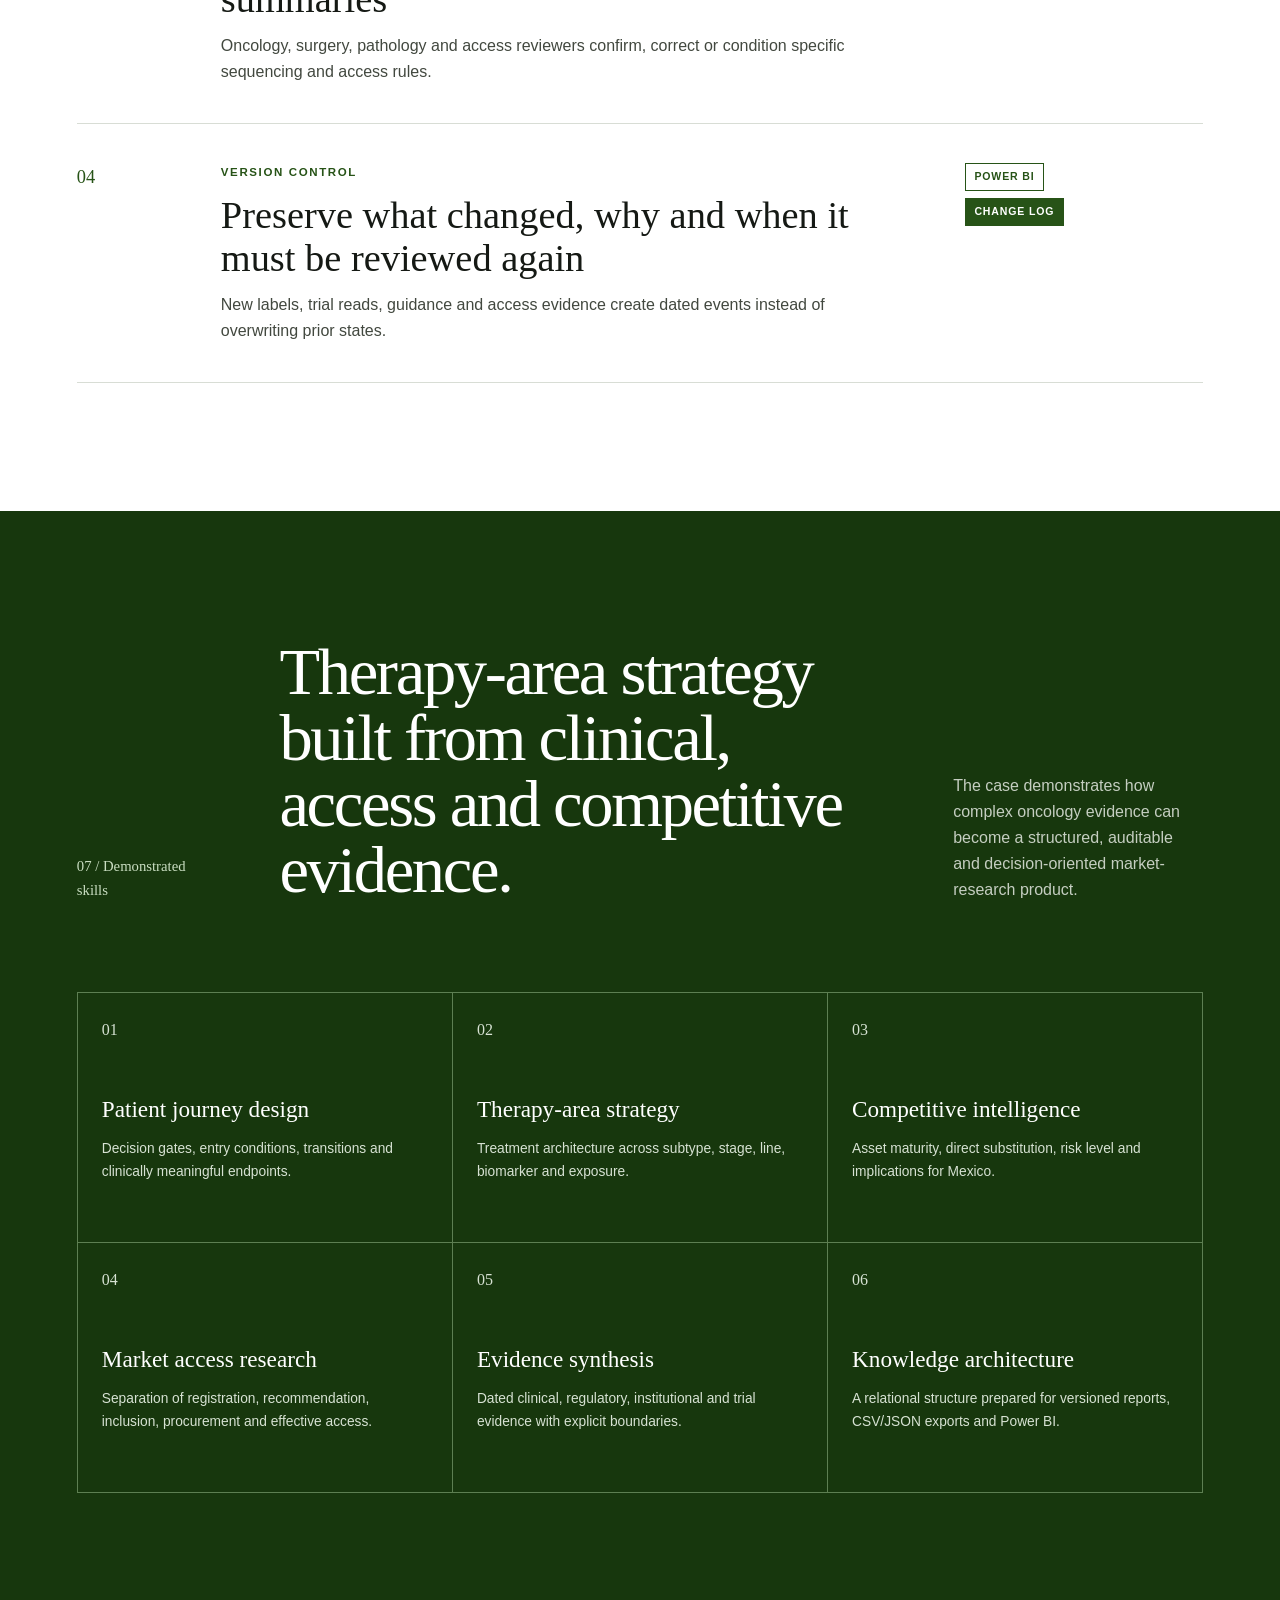
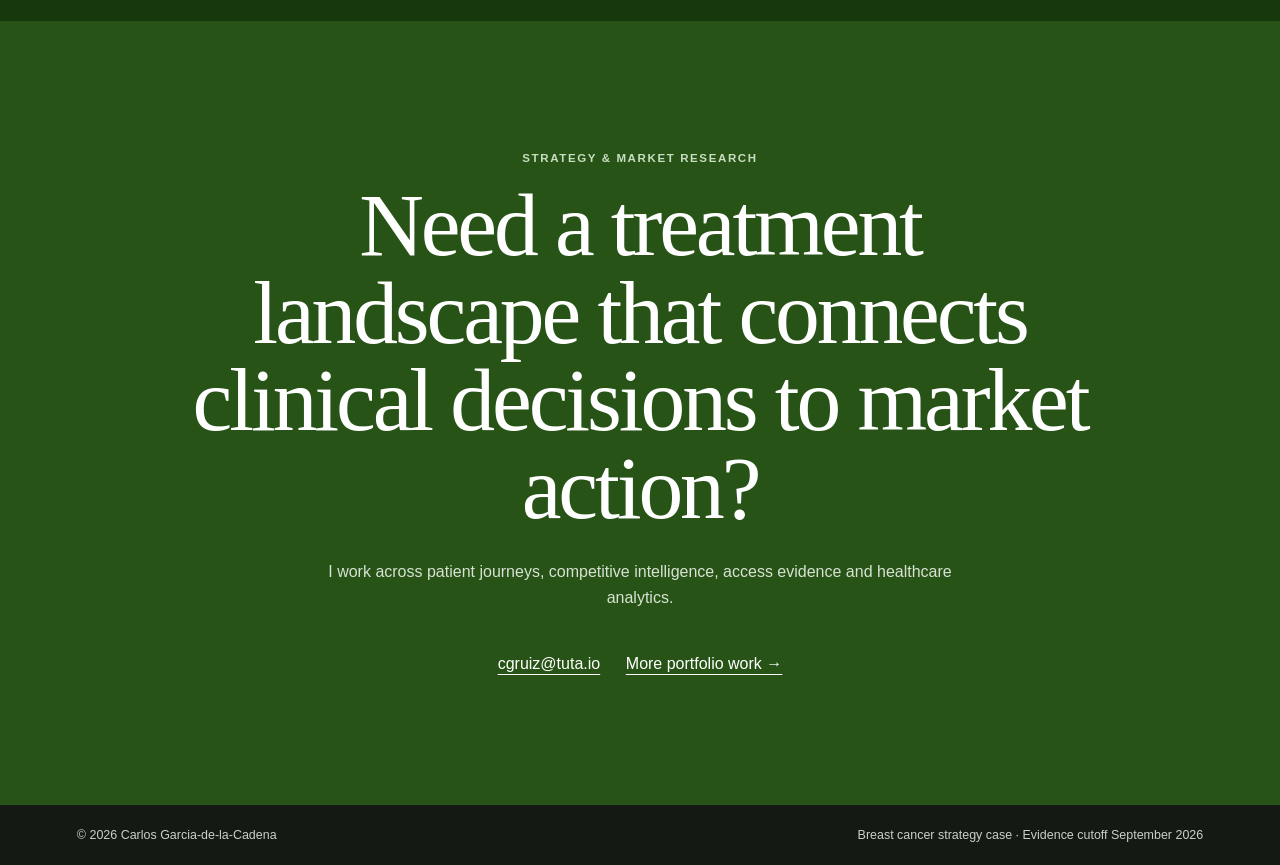
<file: breast-cancer-patient-journey.html>
<!doctype html>
<html lang="en" data-title-en="Breast Cancer Patient Journey & Competitive Landscape | Carlos Garcia-de-la-Cadena" data-title-es="Patient journey y panorama competitivo en cáncer de mama | Carlos Garcia-de-la-Cadena">
<head>
  <meta charset="utf-8">
  <meta name="viewport" content="width=device-width, initial-scale=1">
  <meta name="description" content="A bilingual portfolio case on breast cancer treatment pathways, biomarker-driven decisions, access in Mexico and the global competitive pipeline.">
  <meta name="theme-color" content="#275317">
  <title>Breast Cancer Patient Journey & Competitive Landscape | Carlos Garcia-de-la-Cadena</title>
  <link rel="icon" type="image/svg+xml" href="favicon.svg">
  <link rel="stylesheet" href="styles.css">
  <script src="breast-cancer-case.js" defer></script>
  <script src="script.js" defer></script>
</head>
<body class="case-study-page breast-cancer-page">
  <a class="skip-link" href="#main" data-i18n="skip">Skip to content</a>
  <header class="site-header">
    <a class="wordmark" href="index.html#top" aria-label="Carlos Garcia-de-la-Cadena — home"><span>CG</span><span class="wordmark-name">Carlos Garcia-de-la-Cadena</span></a>
    <button class="menu-toggle" type="button" aria-expanded="false" aria-controls="site-nav"><span class="sr-only" data-i18n="menu">Open menu</span><span></span><span></span></button>
    <nav class="site-nav" id="site-nav" aria-label="Case navigation">
      <a href="#overview" data-i18n="bcNavOverview">Overview</a>
      <a href="#journeys" data-i18n="bcNavJourneys">Journeys</a>
      <a href="#access" data-i18n="bcNavAccess">Mexico access</a>
      <a href="#pipeline" data-i18n="bcNavPipeline">Pipeline</a>
      <a href="#evidence" data-i18n="bcNavEvidence">Evidence</a>
      <a href="index.html#pharma" data-i18n="bcNavPortfolio">Portfolio</a>
    </nav>
    <div class="language-switch" role="group" aria-label="Language"><button type="button" data-lang="en" aria-pressed="true">EN</button><span aria-hidden="true">/</span><button type="button" data-lang="es" aria-pressed="false">ES</button></div>
  </header>

  <main id="main">
    <section class="case-hero bc-hero" id="top">
      <div class="case-hero-main reveal">
        <a class="case-back" href="index.html#pharma" data-i18n="bcBack">← Back to strategy & market research</a>
        <p class="hero-kicker" data-i18n="bcKicker">Oncology · Patient journey · Competitive intelligence</p>
        <h1 data-i18n="bcTitle">Breast Cancer Patient Journey & Competitive Landscape</h1>
        <p class="case-deck" data-i18n="bcDeck">A decision-based map connecting subtype, disease setting, biomarkers, prior exposure, treatment sequencing, Mexican access and emerging competitive threats.</p>
        <div class="hero-actions"><a class="button button-primary" href="#journeys" data-i18n="bcExplore">Explore the pathways</a></div>
      </div>
      <aside class="case-hero-aside reveal" aria-label="Case facts">
        <div><span data-i18n="bcScope">Scope</span><strong data-i18n="bcScopeValue">Global pathways + Mexico access</strong></div>
        <div><span data-i18n="bcUnit">Unit of analysis</span><strong data-i18n="bcUnitValue">Clinical decision</strong></div>
        <div><span data-i18n="bcEvidenceCut">Evidence cutoff</span><strong data-i18n="bcEvidenceDate">September 25, 2026</strong></div>
        <div><span data-i18n="bcBoundary">Boundary</span><strong data-i18n="bcBoundaryValue">No market sizing or medical advice</strong></div>
      </aside>
    </section>

    <section class="case-snapshot reveal" aria-label="Case scope">
      <div><span data-i18n="bcClusters">Therapeutic clusters</span><strong>3</strong></div>
      <div><span data-i18n="bcSettings">Disease settings</span><strong>2</strong></div>
      <div><span data-i18n="bcGates">Decision gates</span><strong>6</strong></div>
      <div class="snapshot-accent"><span data-i18n="bcAssets">Priority pipeline assets</span><strong>11</strong></div>
    </section>

    <section class="case-section bc-overview" id="overview">
      <div class="case-section-head reveal"><p class="case-index">01 / <span data-i18n="bcOverviewLabel">Strategic frame</span></p><h2 data-i18n="bcOverviewTitle">The market is organized around decisions—not isolated molecules.</h2><p data-i18n="bcOverviewIntro">A therapy becomes relevant only after subtype, stage, biomarker, treatment history and access conditions define a clinically coherent population.</p></div>
      <div class="case-two-col">
        <div class="case-lede reveal"><p data-i18n="bcOverviewLede">The framework converts a complex treatment landscape into traceable decision rules that can support portfolio strategy, access research and competitive monitoring.</p></div>
        <div class="brief-list">
          <article class="reveal"><span>01</span><div><h3>HR+/HER2−</h3><p data-i18n="bcCluster1">Endocrine backbone, CDK4/6 inhibition and biomarker-directed sequencing across ESR1, PI3K/AKT, BRCA and HER2-low.</p></div></article>
          <article class="reveal"><span>02</span><div><h3>HER2+</h3><p data-i18n="bcCluster2">Accumulated exposure to anti-HER2 mechanisms, with HR status, residual disease and CNS involvement changing the sequence.</p></div></article>
          <article class="reveal"><span>03</span><div><h3>TNBC</h3><p data-i18n="bcCluster3">Chemotherapy, immunotherapy, PARP and ADC pathways shaped by PD-L1, germline BRCA and HER2-low status.</p></div></article>
        </div>
      </div>
      <div class="integrity-note reveal"><p class="eyebrow" data-i18n="bcTaxonomyRule">Taxonomy rule</p><h3 data-i18n="bcTaxonomyTitle">HER2-low and HER2-ultralow are actionable labels—not a fourth primary subtype.</h3><p data-i18n="bcTaxonomyText">They remain nested within HR+/HER2− or TNBC and open eligibility for selected ADC strategies in defined disease settings.</p></div>
    </section>

    <section class="case-section bc-universal">
      <div class="case-section-head reveal"><p class="case-index">02 / <span data-i18n="bcUniversalLabel">Universal journey</span></p><h2 data-i18n="bcUniversalTitle">Every pathway begins with the same sequence of evidence gates.</h2><p data-i18n="bcUniversalIntro">The universal layer keeps diagnosis, biology, extent of disease and response separate before subtype-specific treatments are applied.</p></div>
      <div class="bc-journey-flow reveal" aria-label="Universal breast cancer patient journey">
        <article><span>01</span><strong data-i18n="bcStep1">Finding or symptoms</strong></article><i aria-hidden="true"></i>
        <article><span>02</span><strong data-i18n="bcStep2">Imaging and biopsy</strong></article><i aria-hidden="true"></i>
        <article><span>03</span><strong data-i18n="bcStep3">ER / PR / HER2</strong></article><i aria-hidden="true"></i>
        <article><span>04</span><strong data-i18n="bcStep4">Stage and resectability</strong></article><i aria-hidden="true"></i>
        <article><span>05</span><strong data-i18n="bcStep5">Local and systemic strategy</strong></article><i aria-hidden="true"></i>
        <article><span>06</span><strong data-i18n="bcStep6">Response or progression</strong></article><i aria-hidden="true"></i>
        <article><span>07</span><strong data-i18n="bcStep7">Biomarker reassessment</strong></article><i aria-hidden="true"></i>
        <article><span>08</span><strong data-i18n="bcStep8">Next line or surveillance</strong></article>
      </div>
      <div class="bc-gate-grid">
        <article class="reveal"><span>G1</span><h3 data-i18n="bcGate1">Diagnosis</h3><p data-i18n="bcGate1Text">In situ and invasive disease do not share the same systemic algorithm.</p></article>
        <article class="reveal"><span>G2</span><h3 data-i18n="bcGate2">Subtype</h3><p data-i18n="bcGate2Text">Confirmed ER, PR and HER2 assign the primary therapeutic cluster.</p></article>
        <article class="reveal"><span>G3</span><h3 data-i18n="bcGate3">Extent</h3><p data-i18n="bcGate3Text">Early, locally advanced and metastatic disease change intent and sequence.</p></article>
        <article class="reveal"><span>G4</span><h3 data-i18n="bcGate4">Initial strategy</h3><p data-i18n="bcGate4Text">Surgery first or systemic therapy before surgery.</p></article>
        <article class="reveal"><span>G5</span><h3 data-i18n="bcGate5">Biomarker</h3><p data-i18n="bcGate5Text">Actionable testing can open targeted therapy, ICI or ADC pathways.</p></article>
        <article class="reveal"><span>G6</span><h3 data-i18n="bcGate6">Response</h3><p data-i18n="bcGate6Text">pCR, residual disease, progression and toxicity determine the next node.</p></article>
      </div>
    </section>

    <section class="case-section bc-pathways" id="journeys">
      <div class="case-section-head reveal"><p class="case-index">03 / <span data-i18n="bcPathwaysLabel">Treatment pathways</span></p><h2 data-i18n="bcPathwaysTitle">Three therapeutic clusters; six distinct early and advanced journeys.</h2><p data-i18n="bcPathwaysIntro">Select a cluster to see the decisions that organize treatment. These are structured portfolio rules, not recommendations for an individual patient.</p></div>
      <div class="bc-tabs reveal" role="tablist" aria-label="Breast cancer therapeutic clusters">
        <button type="button" role="tab" aria-selected="true" aria-controls="panel-hr" id="tab-hr" data-journey-tab="hr">HR+/HER2−</button>
        <button type="button" role="tab" aria-selected="false" aria-controls="panel-her2" id="tab-her2" data-journey-tab="her2">HER2+</button>
        <button type="button" role="tab" aria-selected="false" aria-controls="panel-tnbc" id="tab-tnbc" data-journey-tab="tnbc">TNBC</button>
      </div>

      <div class="bc-tab-panel" id="panel-hr" role="tabpanel" aria-labelledby="tab-hr" data-journey-panel="hr">
        <div class="bc-setting-grid">
          <article><p class="eyebrow" data-i18n="bcEarly">Early / resectable</p><h3 data-i18n="bcHrEarlyTitle">Risk determines surgery-first, chemotherapy and adjuvant intensification.</h3><ol><li data-i18n="bcHrEarly1">Surgery ± radiotherapy for resectable lower-risk disease.</li><li data-i18n="bcHrEarly2">Endocrine therapy remains the adjuvant backbone.</li><li data-i18n="bcHrEarly3">CDK4/6 or olaparib can intensify selected high-risk disease.</li><li data-i18n="bcHrEarly4">Menopausal status, nodal burden, genomic risk and gBRCA change eligibility.</li></ol></article>
          <article><p class="eyebrow" data-i18n="bcAdvanced">Advanced / metastatic</p><h3 data-i18n="bcHrAdvancedTitle">Endocrine sensitivity and acquired biomarkers organize sequencing.</h3><ol><li data-i18n="bcHrAdvanced1">Endocrine therapy + CDK4/6 is the central first-line route outside visceral crisis.</li><li data-i18n="bcHrAdvanced2">Progression triggers reassessment of ESR1, PI3K/AKT/PTEN, BRCA and HER2-low.</li><li data-i18n="bcHrAdvanced3">SERD, PI3K/AKT/mTOR, PARP and ADC choices depend on prior exposure.</li><li data-i18n="bcHrAdvanced4">Rapid progression or endocrine exhaustion opens chemotherapy and ADC routes.</li></ol></article>
        </div>
        <div class="bc-biomarkers"><span>ESR1</span><span>PIK3CA</span><span>AKT1 / PTEN</span><span>gBRCA1/2</span><span>HER2-low</span></div>
      </div>

      <div class="bc-tab-panel" id="panel-her2" role="tabpanel" aria-labelledby="tab-her2" data-journey-panel="her2" hidden>
        <div class="bc-setting-grid">
          <article><p class="eyebrow" data-i18n="bcEarly">Early / resectable</p><h3 data-i18n="bcHer2EarlyTitle">Neoadjuvant response creates the decisive postoperative branch.</h3><ol><li data-i18n="bcHer2Early1">Small lower-risk tumors may proceed to surgery and taxane + trastuzumab.</li><li data-i18n="bcHer2Early2">Stage II–III disease generally opens chemotherapy + dual HER2 blockade.</li><li data-i18n="bcHer2Early3">pCR supports continuation; residual invasive disease opens T-DM1.</li><li data-i18n="bcHer2Early4">HR+ disease adds endocrine therapy without replacing HER2 blockade.</li></ol></article>
          <article><p class="eyebrow" data-i18n="bcAdvanced">Advanced / metastatic</p><h3 data-i18n="bcHer2AdvancedTitle">Prior anti-HER2 exposure and CNS disease determine the next mechanism.</h3><ol><li data-i18n="bcHer2Advanced1">First-line standards vary by geography and current label.</li><li data-i18n="bcHer2Advanced2">T-DXd, pertuzumab and T-DM1 history must be explicit.</li><li data-i18n="bcHer2Advanced3">Tucatinib + trastuzumab + capecitabine anchors an important CNS route.</li><li data-i18n="bcHer2Advanced4">HR+ maintenance may combine anti-HER2 and endocrine treatment.</li></ol></article>
        </div>
        <div class="bc-biomarkers"><span>HER2 IHC / ISH</span><span>HR status</span><span>Residual disease</span><span>CNS involvement</span><span>Prior anti-HER2</span></div>
      </div>

      <div class="bc-tab-panel" id="panel-tnbc" role="tabpanel" aria-labelledby="tab-tnbc" data-journey-panel="tnbc" hidden>
        <div class="bc-setting-grid">
          <article><p class="eyebrow" data-i18n="bcEarly">Early / resectable</p><h3 data-i18n="bcTnbcEarlyTitle">Perioperative strategy is shaped by risk and pathologic response.</h3><ol><li data-i18n="bcTnbcEarly1">Selected small tumors may begin with surgery.</li><li data-i18n="bcTnbcEarly2">High-risk stage II–III disease opens platinum/taxane-based neoadjuvance with pembrolizumab where indicated.</li><li data-i18n="bcTnbcEarly3">pCR and residual disease create different postoperative paths.</li><li data-i18n="bcTnbcEarly4">gBRCA and prior ICI exposure condition olaparib or capecitabine decisions.</li></ol></article>
          <article><p class="eyebrow" data-i18n="bcAdvanced">Advanced / metastatic</p><h3 data-i18n="bcTnbcAdvancedTitle">TNBC is biomarker-rich at the point of treatment selection.</h3><ol><li data-i18n="bcTnbcAdvanced1">PD-L1 CPS, gBRCA and HER2-low should be visible before first-line selection.</li><li data-i18n="bcTnbcAdvanced2">PD-L1 positivity can open pembrolizumab-based combinations.</li><li data-i18n="bcTnbcAdvanced3">PARP, ADC and chemotherapy paths depend on biomarker and exposure.</li><li data-i18n="bcTnbcAdvanced4">CNS disease and access to infusion create additional branches.</li></ol></article>
        </div>
        <div class="bc-biomarkers"><span>PD-L1 CPS</span><span>gBRCA1/2</span><span>HER2-low</span><span>Prior ICI</span><span>Disease-free interval</span></div>
      </div>

      <div class="bc-table-wrap reveal">
        <table class="bc-table"><caption data-i18n="bcArchitectureCaption">Selected treatment architecture</caption><thead><tr><th data-i18n="bcClass">Class / mechanism</th><th data-i18n="bcAnchor">Anchor population</th><th data-i18n="bcDecisionDriver">Principal decision driver</th></tr></thead><tbody>
          <tr><td data-i18n="bcEndocrine">Endocrine + CDK4/6</td><td>HR+/HER2−</td><td data-i18n="bcEndocrineDriver">Setting, menopausal status, endocrine sensitivity and prior exposure</td></tr>
          <tr><td data-i18n="bcErDegraders">ER degraders / antagonists</td><td>HR+/HER2−</td><td data-i18n="bcErDriver">ESR1 status, progression point and regional label</td></tr>
          <tr><td data-i18n="bcAntiHer2">Anti-HER2 antibodies, ADC and TKI</td><td>HER2+</td><td data-i18n="bcAntiHer2Driver">Residual disease, accumulated exposure and CNS involvement</td></tr>
          <tr><td data-i18n="bcImmunotherapy">Immunotherapy</td><td>TNBC</td><td data-i18n="bcImmunotherapyDriver">Early high-risk strategy or PD-L1-defined metastatic route</td></tr>
          <tr><td>PARP</td><td data-i18n="bcHer2Negative">HER2-negative</td><td data-i18n="bcParpDriver">gBRCA1/2, disease setting and prior therapy</td></tr>
          <tr><td>ADC</td><td data-i18n="bcMultiCluster">Multiple clusters</td><td data-i18n="bcAdcDriver">Target expression, line, prior therapy and safety capacity</td></tr>
        </tbody></table>
      </div>
    </section>

    <section class="case-section bc-access" id="access">
      <div class="case-section-head reveal"><p class="case-index">04 / <span data-i18n="bcAccessLabel">Mexico access</span></p><h2 data-i18n="bcAccessTitle">Clinical eligibility and effective access are different outcomes.</h2><p data-i18n="bcAccessIntro">The framework assigns a separate evidence state to registration, clinical recommendation, institutional inclusion, procurement and documented administration.</p></div>
      <div class="bc-access-ladder reveal" aria-label="Mexico access evidence states">
        <article><span>A</span><strong data-i18n="bcAccessA">Registration</strong><small data-i18n="bcAccessAText">Legal commercialization</small></article>
        <article><span>B</span><strong data-i18n="bcAccessB">Clinical standard</strong><small data-i18n="bcAccessBText">Guideline or PRONAM</small></article>
        <article><span>C</span><strong data-i18n="bcAccessC">Institutional inclusion</strong><small data-i18n="bcAccessCText">Formulary or authorization path</small></article>
        <article><span>D</span><strong data-i18n="bcAccessD">Procurement</strong><small data-i18n="bcAccessDText">Contract, order or delivery</small></article>
        <article><span>E</span><strong data-i18n="bcAccessE">Effective access</strong><small data-i18n="bcAccessEText">Dispensed or administered</small></article>
        <article class="nv"><span>NV</span><strong data-i18n="bcAccessNv">Not verified</strong><small data-i18n="bcAccessNvText">Open evidence is insufficient</small></article>
      </div>
      <div class="bc-friction-grid">
        <article class="reveal"><h3 data-i18n="bcFriction1">Diagnosis and pathology</h3><p data-i18n="bcFriction1Text">Time to imaging, biopsy, ER/PR/HER2 and repeat testing.</p></article>
        <article class="reveal"><h3 data-i18n="bcFriction2">Precision biomarkers</h3><p data-i18n="bcFriction2Text">Sample quality, test availability, payer and turnaround time.</p></article>
        <article class="reveal"><h3 data-i18n="bcFriction3">Authorization and procurement</h3><p data-i18n="bcFriction3Text">Institutional rules, budget, contracting, substitutions and partial delivery.</p></article>
        <article class="reveal"><h3 data-i18n="bcFriction4">Administration and continuity</h3><p data-i18n="bcFriction4Text">Infusion capacity, monitoring, transportation, adherence and persistence.</p></article>
      </div>
      <div class="case-callout reveal"><p class="eyebrow" data-i18n="bcAccessPrinciple">Access principle</p><p data-i18n="bcAccessPrincipleText">A national guideline, institutional code or purchase record cannot be presented as proof that all eligible patients received treatment.</p></div>
    </section>

    <section class="case-section bc-pipeline" id="pipeline">
      <div class="case-section-head reveal"><p class="case-index">05 / <span data-i18n="bcPipelineLabel">Competitive pipeline</span></p><h2 data-i18n="bcPipelineTitle">A threat is direct only when population, setting, line and biomarker overlap.</h2><p data-i18n="bcPipelineIntro">The radar separates regulatory maturity from clinical substitution and from the operational conditions required for entry into Mexico.</p></div>
      <div class="bc-risk-legend reveal"><span><i class="risk-high"></i><b data-i18n="bcHigh">High</b><small data-i18n="bcHighText">Direct substitution and advanced maturity</small></span><span><i class="risk-medium"></i><b data-i18n="bcMedium">Medium</b><small data-i18n="bcMediumText">Population overlap with evidence or access dependency</small></span><span><i class="risk-watch"></i><b data-i18n="bcWatch">Watch</b><small data-i18n="bcWatchText">Adjacent or earlier development</small></span></div>
      <div class="bc-table-wrap reveal">
        <table class="bc-table bc-pipeline-table"><caption data-i18n="bcPipelineCaption">Priority competitive signals at the evidence cutoff</caption><thead><tr><th data-i18n="bcAssetCompany">Asset / company</th><th data-i18n="bcEntryPoint">Entry point</th><th data-i18n="bcThreat">Competitive implication</th><th data-i18n="bcRisk">Risk</th></tr></thead><tbody>
          <tr><td>Giredestrant / Roche</td><td data-i18n="bcGireEntry">HR+/HER2− adjuvant and advanced</td><td data-i18n="bcGireThreat">Potential endocrine-standard substitution</td><td><span class="risk-pill high" data-i18n="bcHigh">High</span></td></tr>
          <tr><td>Camizestrant / AstraZeneca</td><td data-i18n="bcCamiEntry">ESR1 advanced; early trials</td><td data-i18n="bcCamiThreat">ctDNA-guided switch and earlier-line expansion</td><td><span class="risk-pill high" data-i18n="bcHigh">High</span></td></tr>
          <tr><td>Imlunestrant / Lilly</td><td data-i18n="bcImluEntry">ESR1 advanced; adjuvant development</td><td data-i18n="bcImluThreat">Oral SERD competition across settings</td><td><span class="risk-pill high" data-i18n="bcHigh">High</span></td></tr>
          <tr><td>Vepdegestrant / Arvinas–Pfizer</td><td data-i18n="bcVepEntry">ESR1 advanced</td><td data-i18n="bcVepThreat">Protein degrader alternative in a biomarker-defined niche</td><td><span class="risk-pill high" data-i18n="bcHigh">High</span></td></tr>
          <tr><td>T-DXd / Daiichi Sankyo–AstraZeneca</td><td data-i18n="bcTdxEntry">HER2+; HER2-low/ultralow</td><td data-i18n="bcTdxThreat">Moves ADC treatment into earlier lines and settings</td><td><span class="risk-pill high" data-i18n="bcHigh">High</span></td></tr>
          <tr><td>Datopotamab deruxtecan</td><td data-i18n="bcDatoEntry">TNBC and later HR+</td><td data-i18n="bcDatoThreat">Trop-2 ADC pressure on chemotherapy and ADC sequence</td><td><span class="risk-pill medium" data-i18n="bcMedium">Medium</span></td></tr>
          <tr><td>Sacituzumab govitecan / Gilead</td><td data-i18n="bcSaciEntry">TNBC first line; later HR+</td><td data-i18n="bcSaciThreat">Earlier ADC use and ICI combinations</td><td><span class="risk-pill high" data-i18n="bcHigh">High</span></td></tr>
        </tbody></table>
      </div>
      <div class="integrity-note reveal"><p class="eyebrow" data-i18n="bcRegulatoryRule">Regulatory rule</p><h3 data-i18n="bcRegulatoryTitle">“Globally approved” is not a usable status.</h3><p data-i18n="bcRegulatoryText">Each event must retain the jurisdiction, date, indication, line and source. FDA approval is a global competitive signal, not proof of COFEPRIS registration or Mexican access.</p></div>
    </section>

    <section class="case-section method-section bc-evidence" id="evidence">
      <div class="case-section-head reveal"><p class="case-index">06 / <span data-i18n="bcEvidenceLabel">Evidence architecture</span></p><h2 data-i18n="bcEvidenceTitle">Every executive statement remains connected to a dated source and decision rule.</h2><p data-i18n="bcEvidenceIntro">The operating model is designed for clinical review, competitive updates and future Power BI views without erasing earlier evidence states.</p></div>
      <div class="method-steps">
        <article class="method-step reveal"><div class="method-number">01</div><div class="method-copy"><p class="eyebrow" data-i18n="bcSourceMap">Source map</p><h3 data-i18n="bcSourceMapTitle">Separate clinical, regulatory, access and pipeline evidence</h3><p data-i18n="bcSourceMapText">Guidelines, labels, formularies, contracts, delivery records and trial registries answer different questions and are never treated as substitutes.</p></div><div class="method-status"><span class="status observed">NCI</span><span class="status observed">ESMO</span><span class="status transported">PRONAM</span></div></article>
        <article class="method-step reveal"><div class="method-number">02</div><div class="method-copy"><p class="eyebrow" data-i18n="bcRuleEncoding">Rule encoding</p><h3 data-i18n="bcRuleEncodingTitle">Turn narrative guidance into explicit entry and exit conditions</h3><p data-i18n="bcRuleEncodingText">Each node records segment, setting, line, biomarker, prior exposure, action and the condition that moves the patient forward.</p></div><div class="method-status"><span class="status observed">Gate</span><span class="status observed">Action</span><span class="status observed">Exit</span></div></article>
        <article class="method-step reveal"><div class="method-number">03</div><div class="method-copy"><p class="eyebrow" data-i18n="bcClinicalValidation">Clinical validation</p><h3 data-i18n="bcClinicalValidationTitle">Review decisions—not generic disease summaries</h3><p data-i18n="bcClinicalValidationText">Oncology, surgery, pathology and access reviewers confirm, correct or condition specific sequencing and access rules.</p></div><div class="method-status"><span class="status assumed" data-i18n="bcPendingReview">External review pending</span></div></article>
        <article class="method-step reveal"><div class="method-number">04</div><div class="method-copy"><p class="eyebrow" data-i18n="bcVersionControl">Version control</p><h3 data-i18n="bcVersionControlTitle">Preserve what changed, why and when it must be reviewed again</h3><p data-i18n="bcVersionControlText">New labels, trial reads, guidance and access evidence create dated events instead of overwriting prior states.</p></div><div class="method-status"><span class="status transported">Power BI</span><span class="status observed">Change log</span></div></article>
      </div>
    </section>

    <section class="case-benefits bc-skills" id="skills">
      <div class="case-benefits-intro reveal"><p class="case-index">07 / <span data-i18n="bcSkillsLabel">Demonstrated skills</span></p><h2 data-i18n="bcSkillsTitle">Therapy-area strategy built from clinical, access and competitive evidence.</h2><p data-i18n="bcSkillsIntro">The case demonstrates how complex oncology evidence can become a structured, auditable and decision-oriented market-research product.</p></div>
      <div class="benefit-grid">
        <article class="reveal"><span>01</span><h3 data-i18n="bcSkill1">Patient journey design</h3><p data-i18n="bcSkill1Text">Decision gates, entry conditions, transitions and clinically meaningful endpoints.</p></article>
        <article class="reveal"><span>02</span><h3 data-i18n="bcSkill2">Therapy-area strategy</h3><p data-i18n="bcSkill2Text">Treatment architecture across subtype, stage, line, biomarker and exposure.</p></article>
        <article class="reveal"><span>03</span><h3 data-i18n="bcSkill3">Competitive intelligence</h3><p data-i18n="bcSkill3Text">Asset maturity, direct substitution, risk level and implications for Mexico.</p></article>
        <article class="reveal"><span>04</span><h3 data-i18n="bcSkill4">Market access research</h3><p data-i18n="bcSkill4Text">Separation of registration, recommendation, inclusion, procurement and effective access.</p></article>
        <article class="reveal"><span>05</span><h3 data-i18n="bcSkill5">Evidence synthesis</h3><p data-i18n="bcSkill5Text">Dated clinical, regulatory, institutional and trial evidence with explicit boundaries.</p></article>
        <article class="reveal"><span>06</span><h3 data-i18n="bcSkill6">Knowledge architecture</h3><p data-i18n="bcSkill6Text">A relational structure prepared for versioned reports, CSV/JSON exports and Power BI.</p></article>
      </div>
    </section>

    <section class="contact case-contact" id="contact">
      <p class="eyebrow reveal" data-i18n="bcContactLabel">Strategy & market research</p>
      <h2 class="reveal" data-i18n="bcContactTitle">Need a treatment landscape that connects clinical decisions to market action?</h2>
      <p class="reveal" data-i18n="bcContactText">I work across patient journeys, competitive intelligence, access evidence and healthcare analytics.</p>
      <div class="contact-links reveal"><a href="mailto:cgruiz@tuta.io">cgruiz@tuta.io</a><a href="index.html#pharma" data-i18n="bcMoreWork">More portfolio work →</a></div>
    </section>
  </main>

  <footer><p>© <span id="year"></span> Carlos Garcia-de-la-Cadena</p><p data-i18n="bcFooter">Breast cancer strategy case · Evidence cutoff September 2026</p></footer>
</body>
</html>
</file>
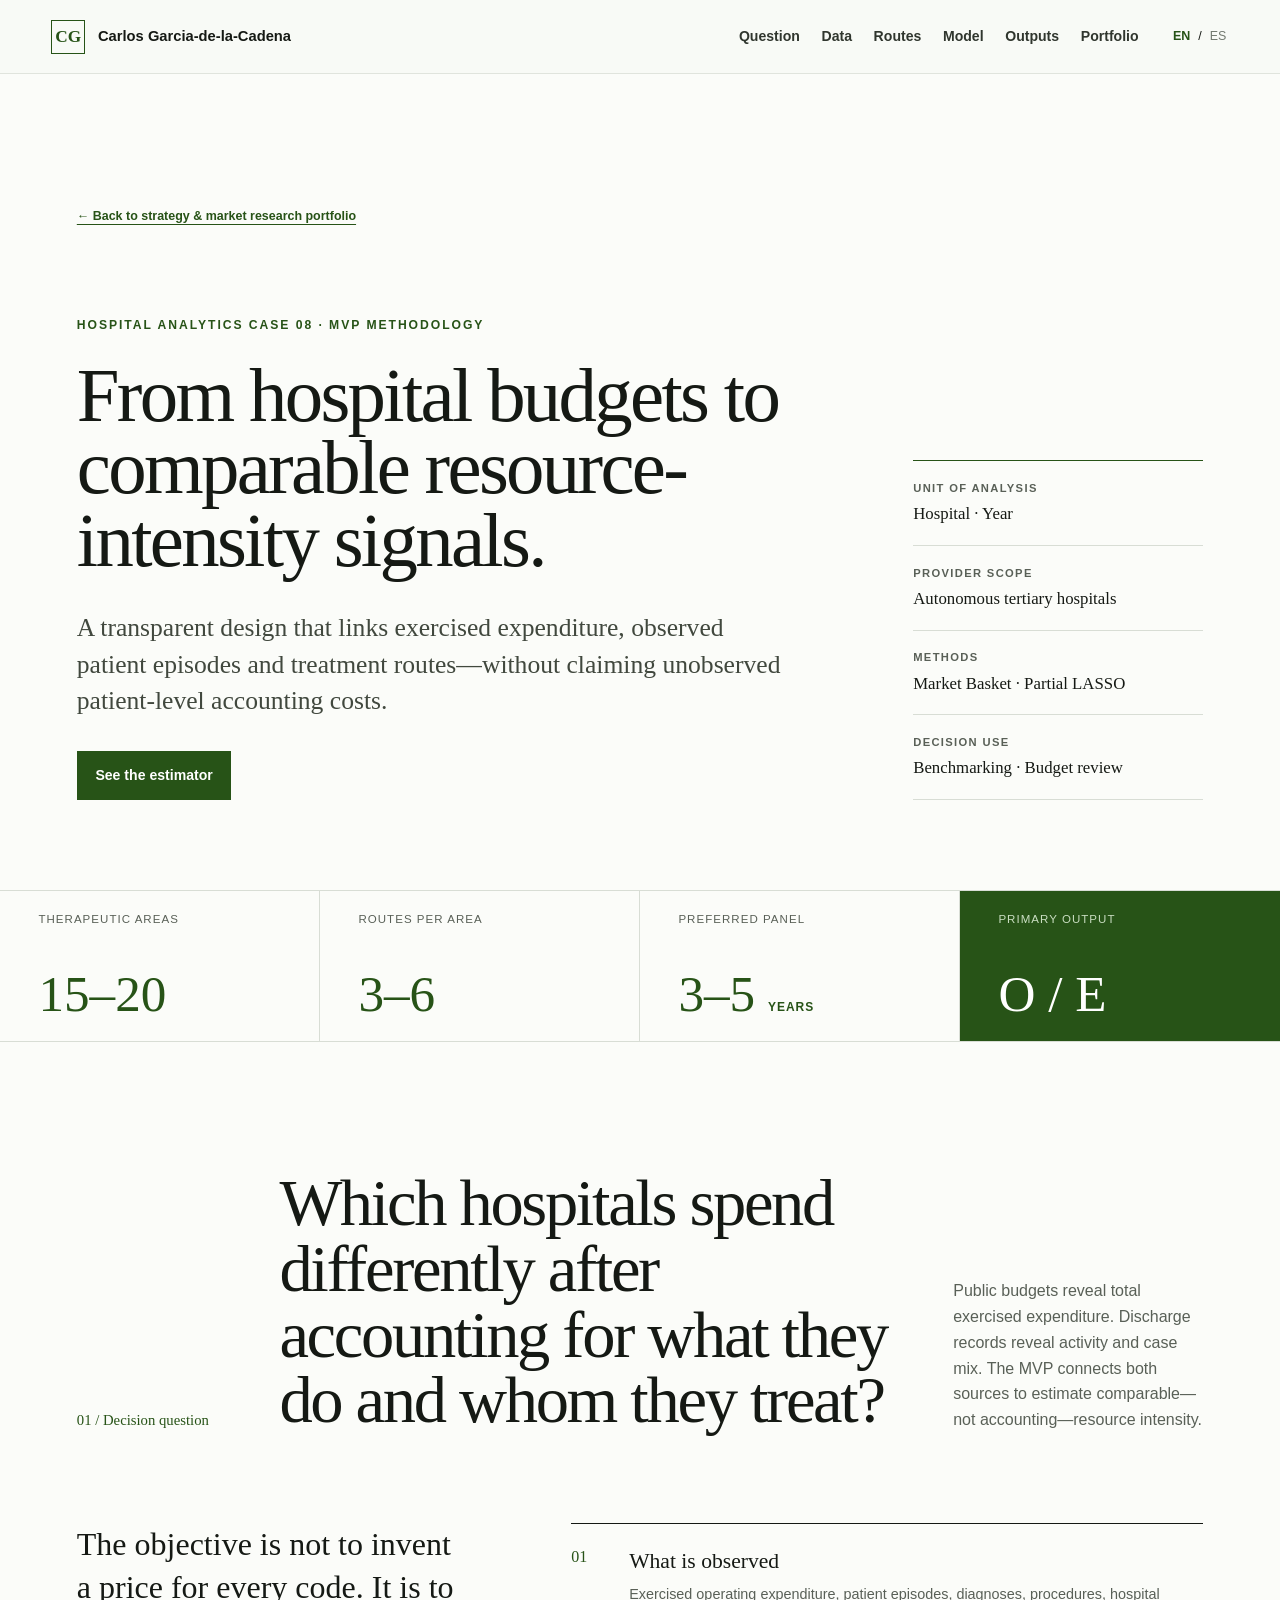
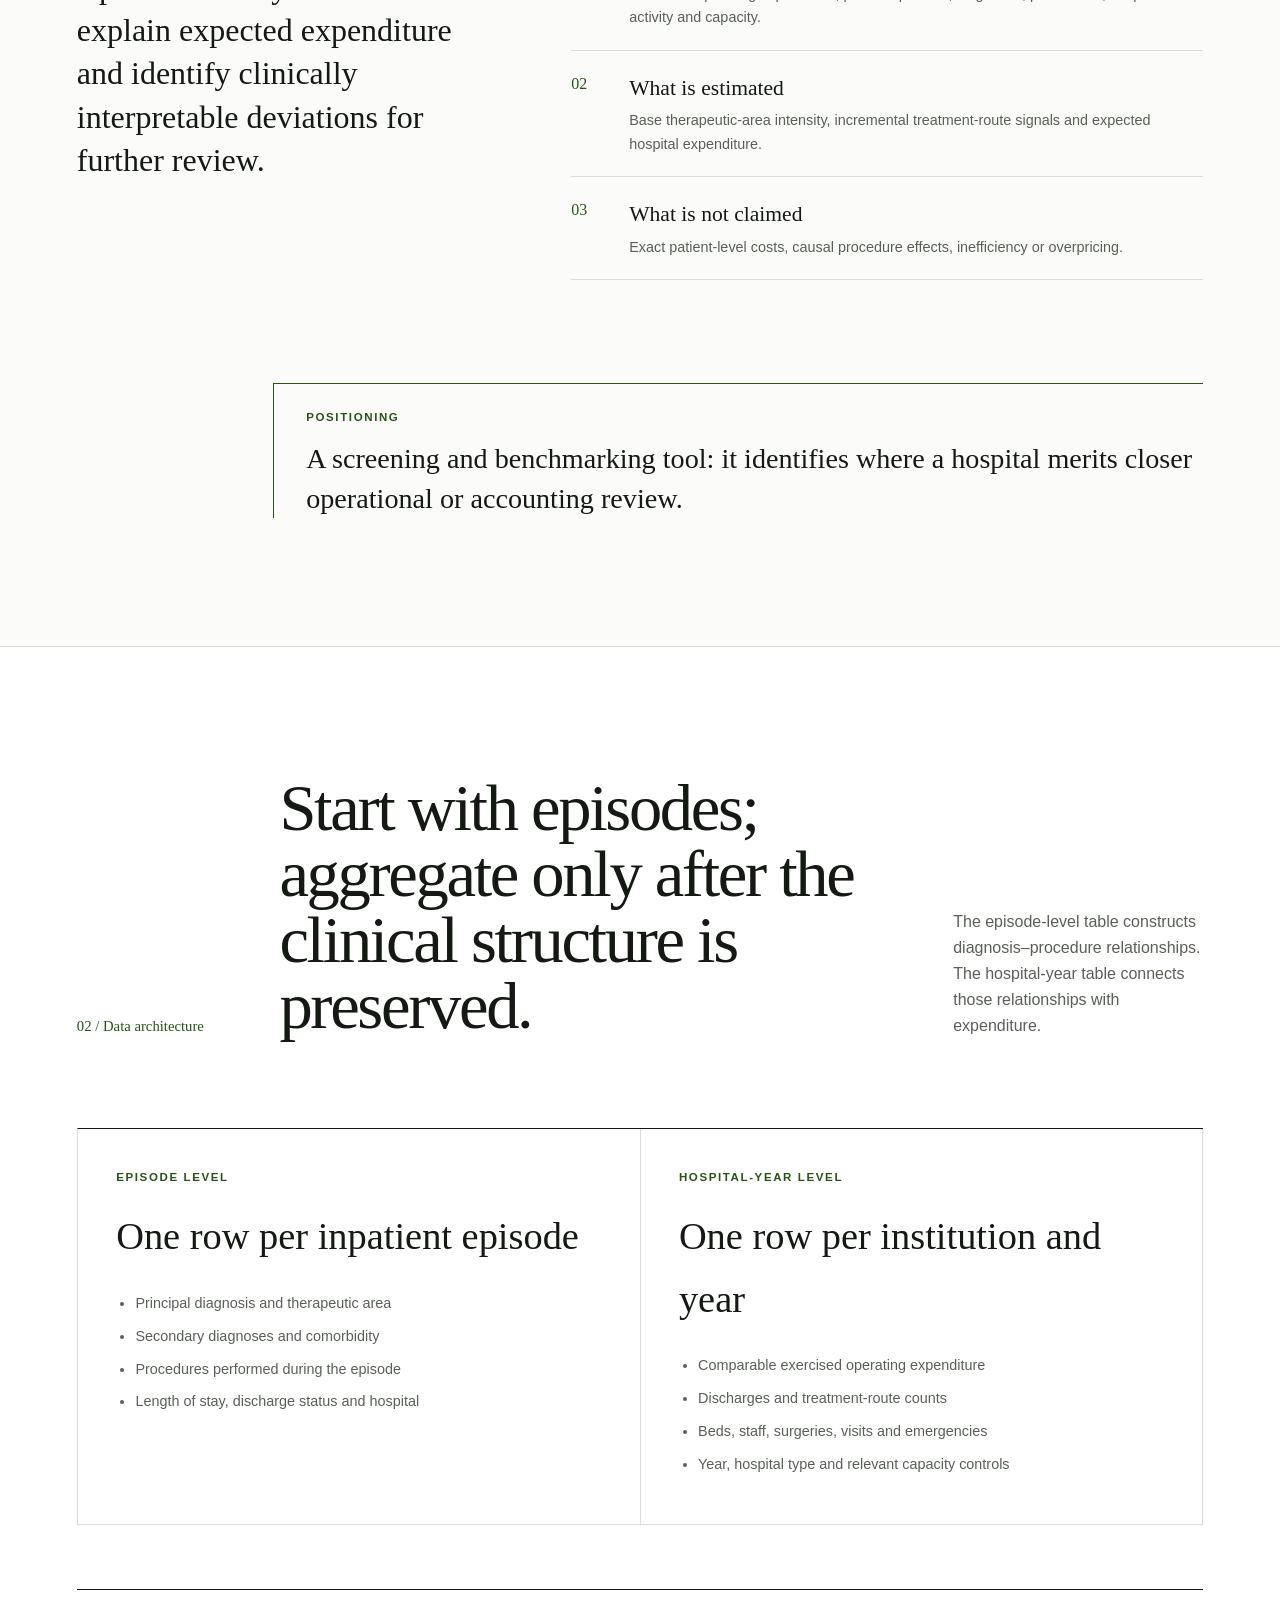
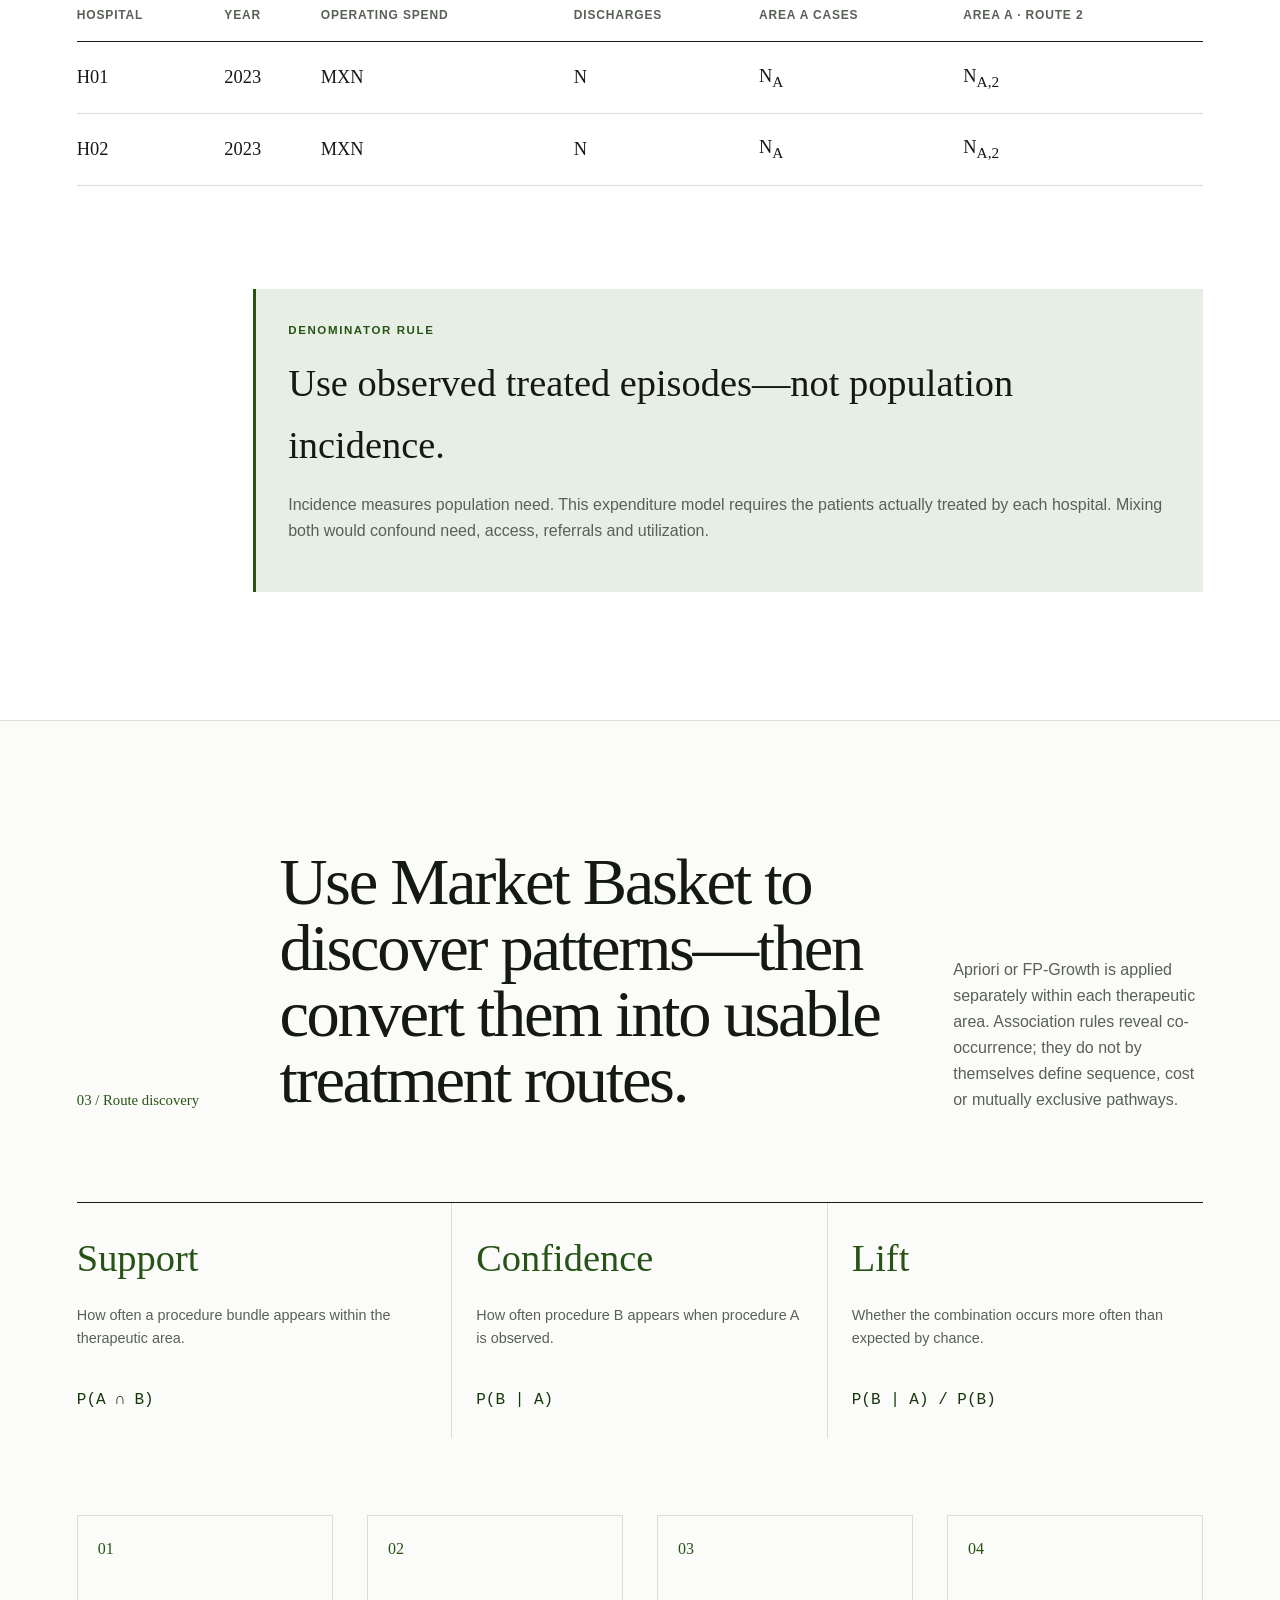
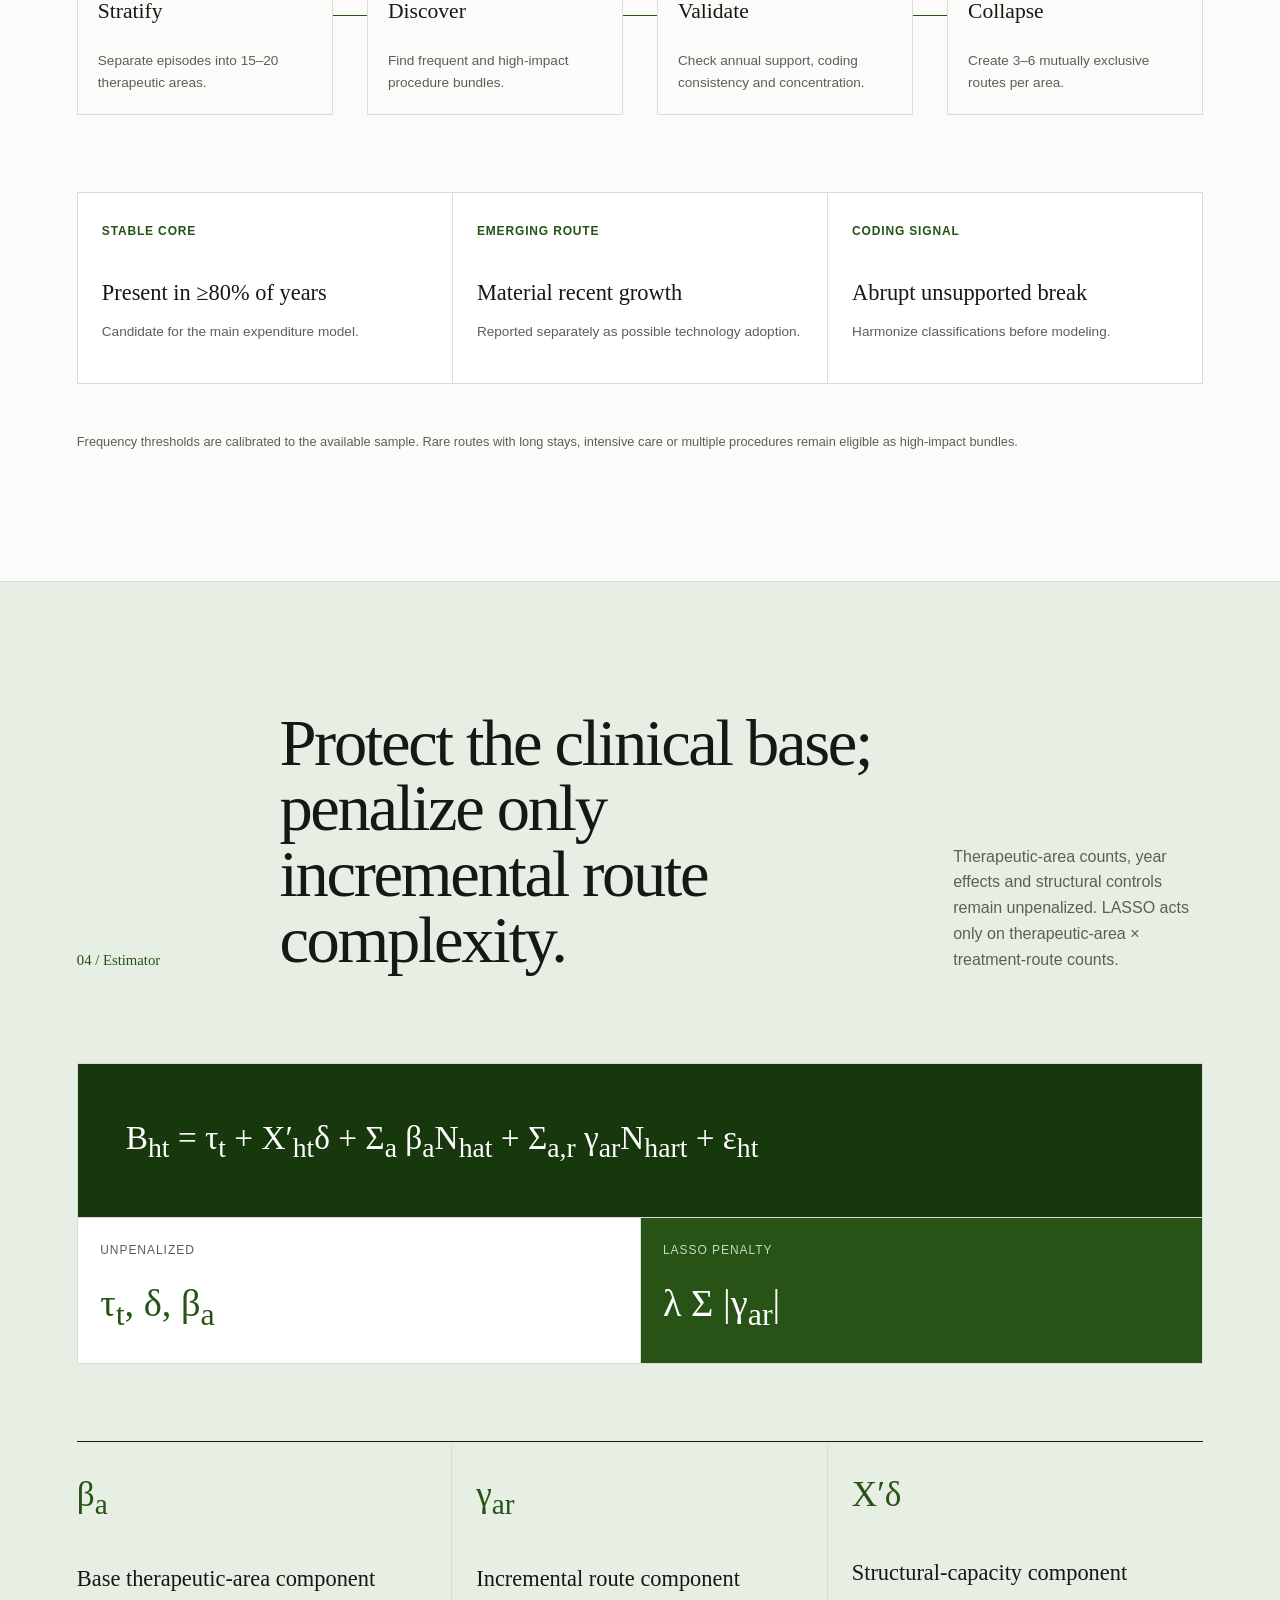
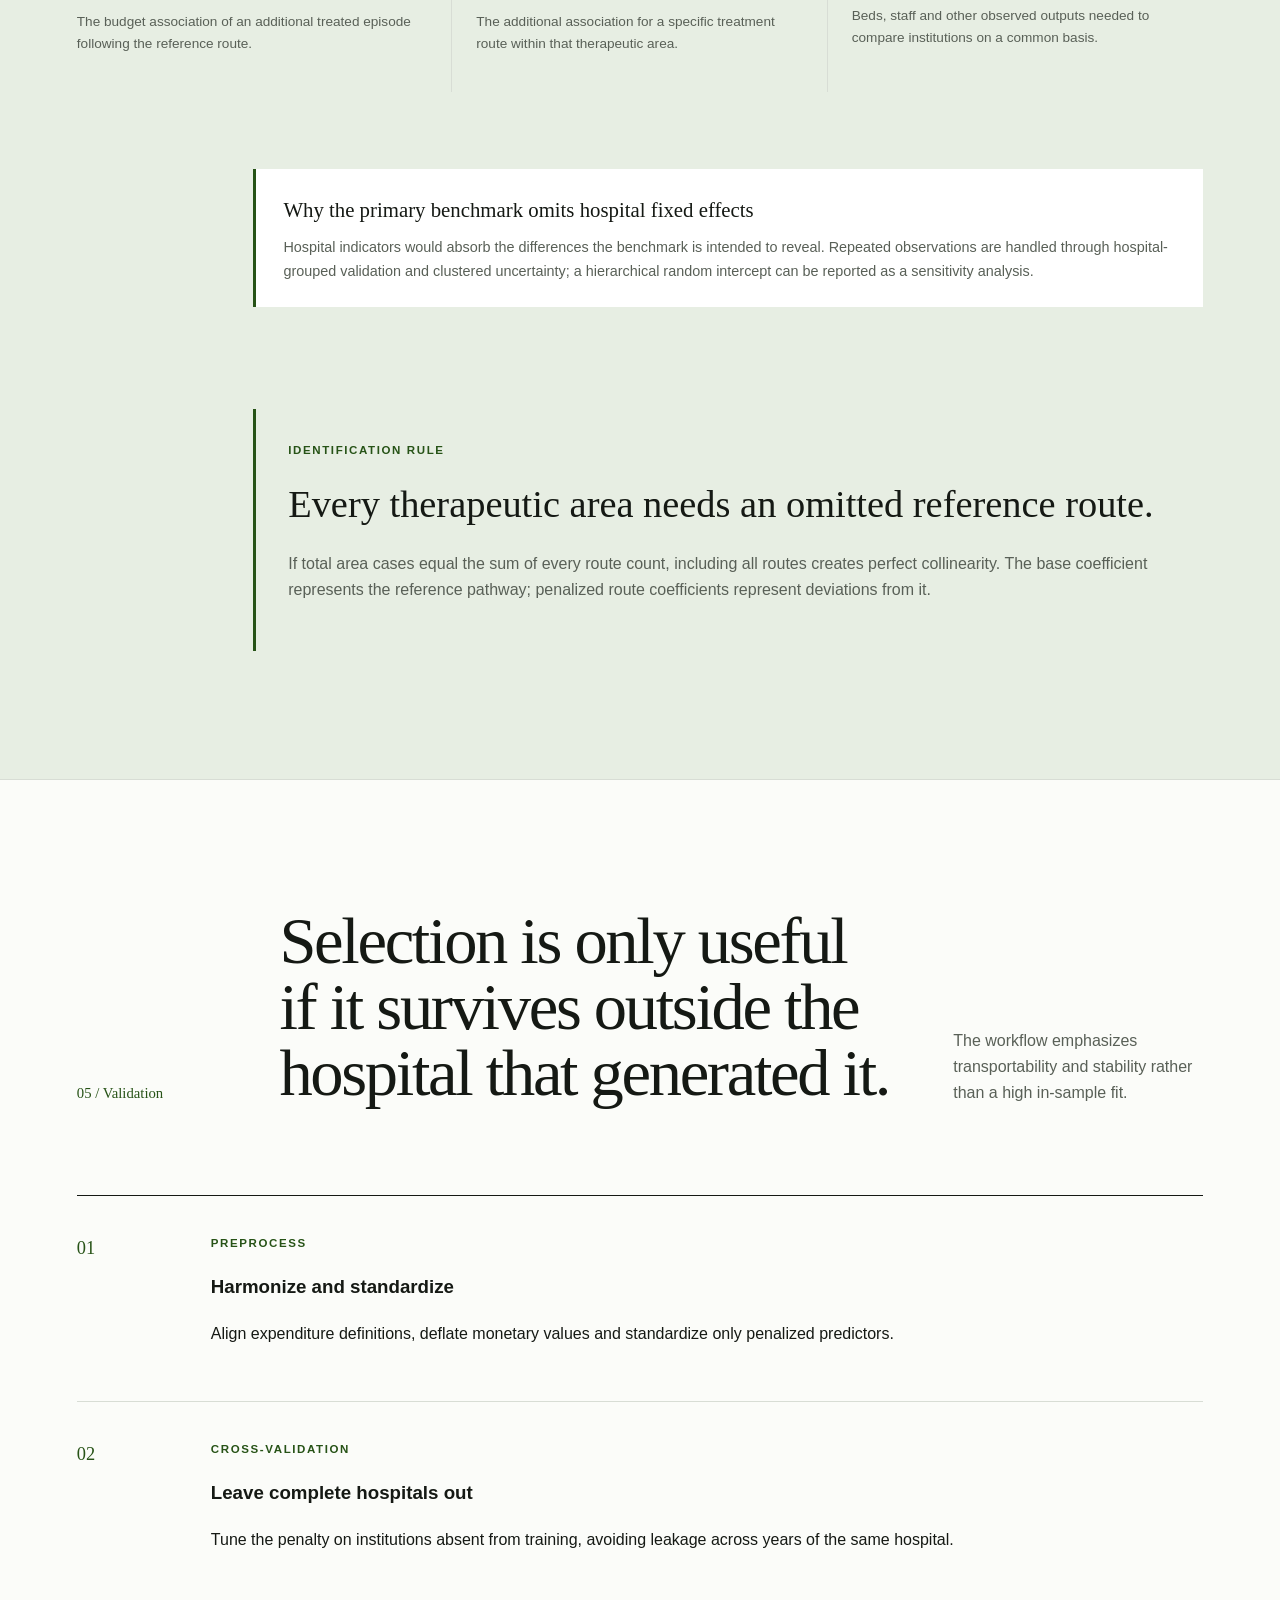
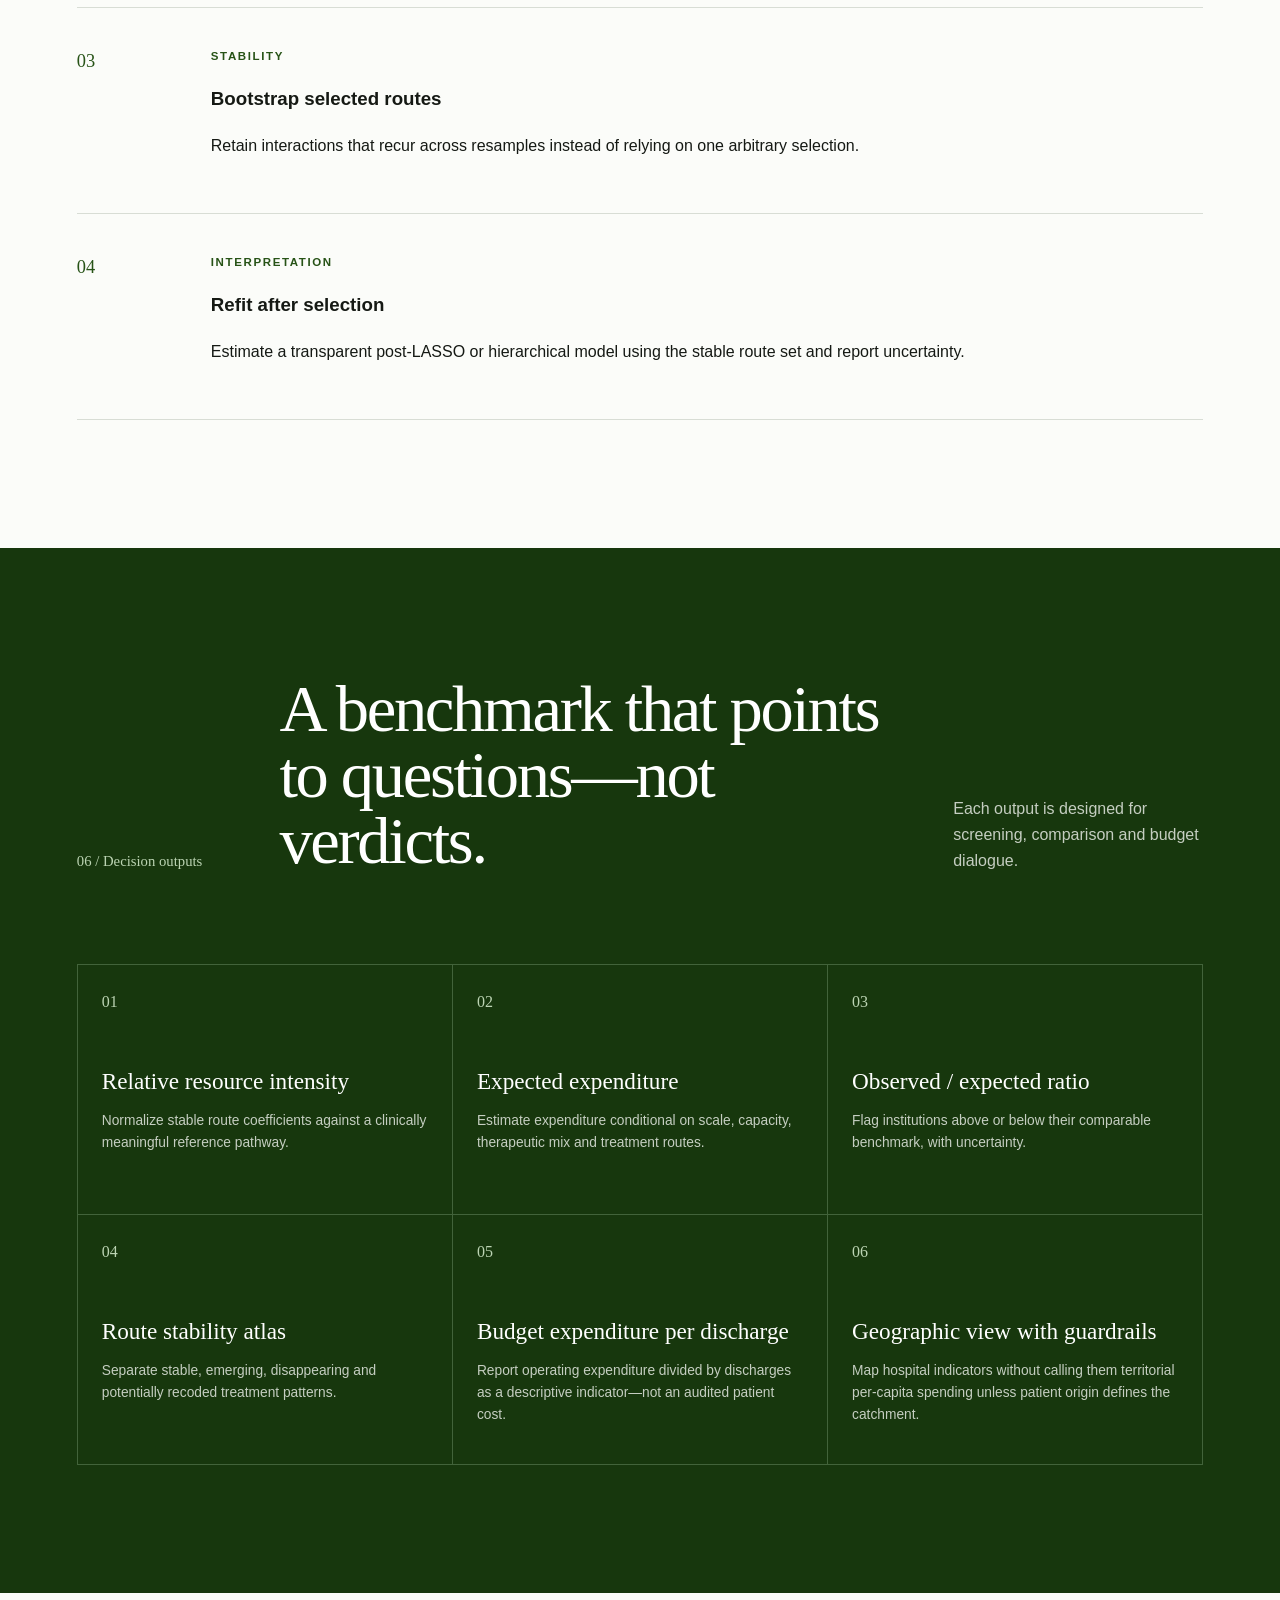
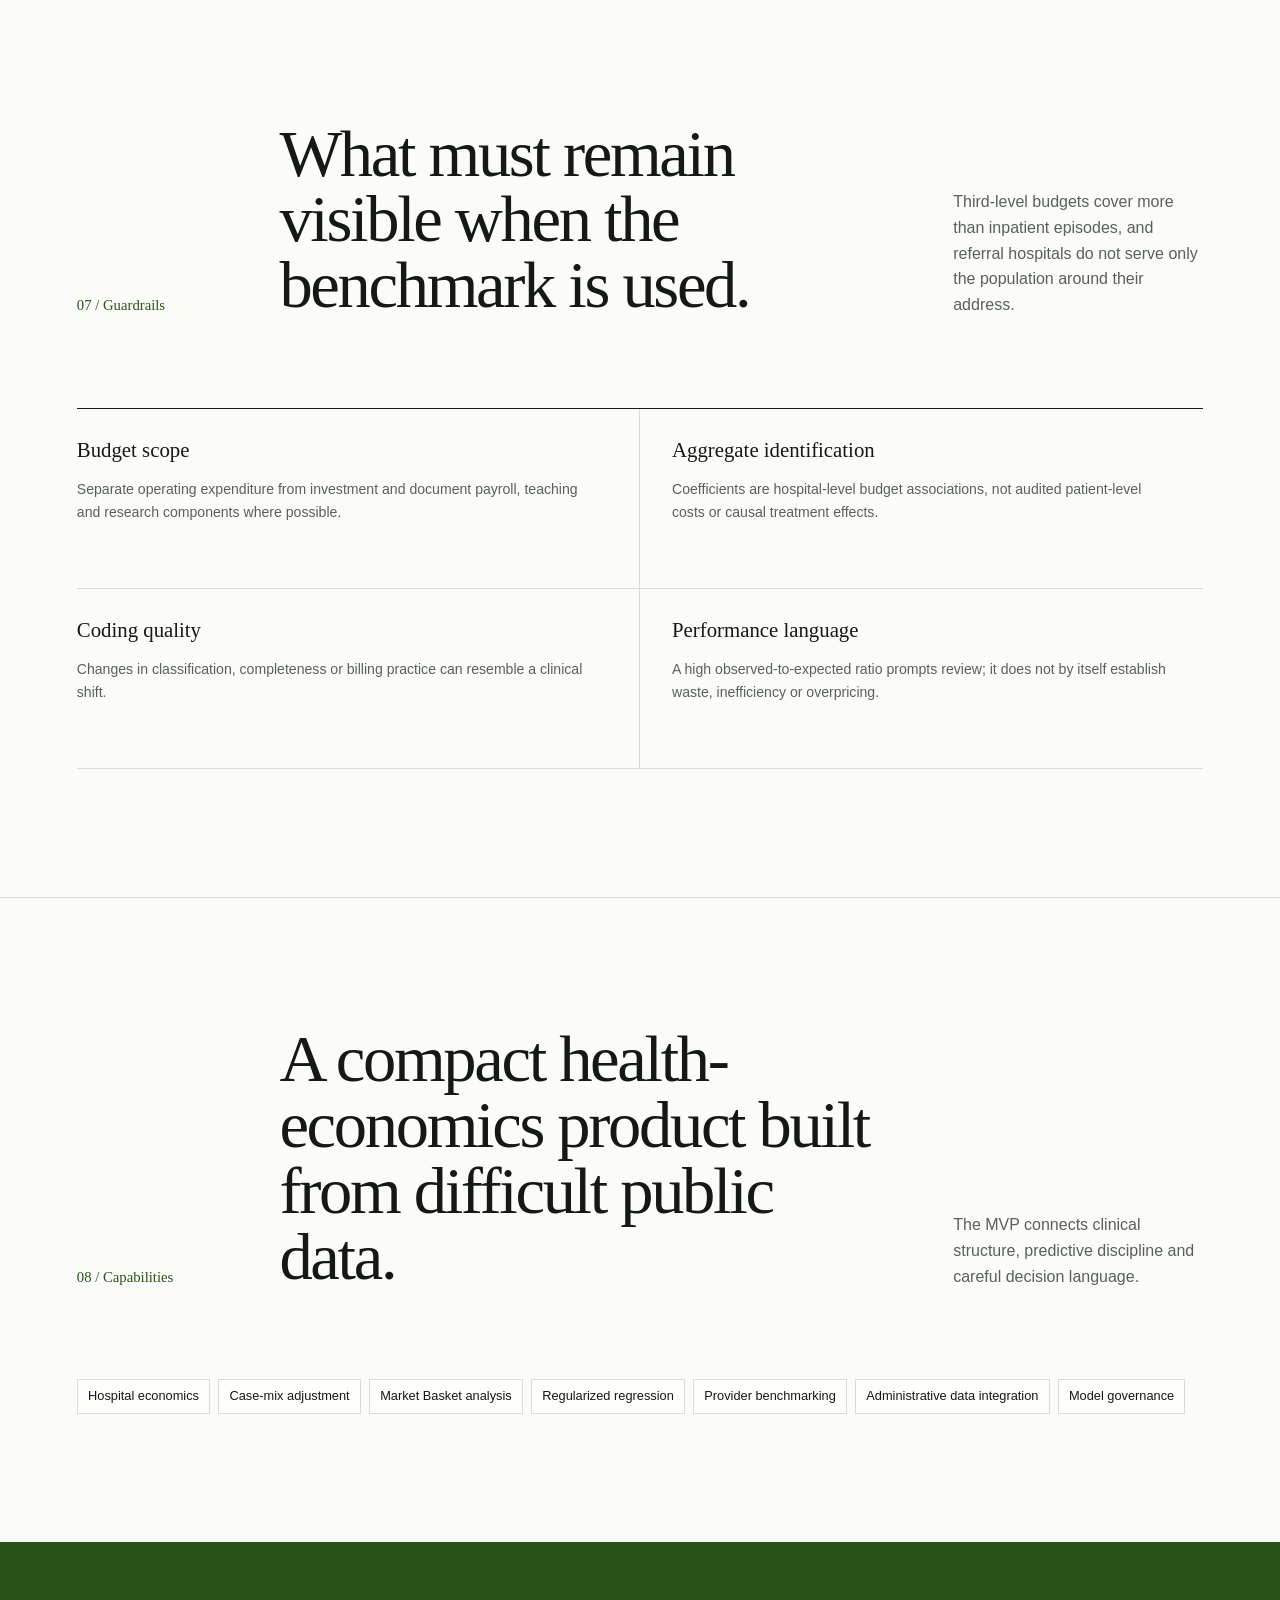
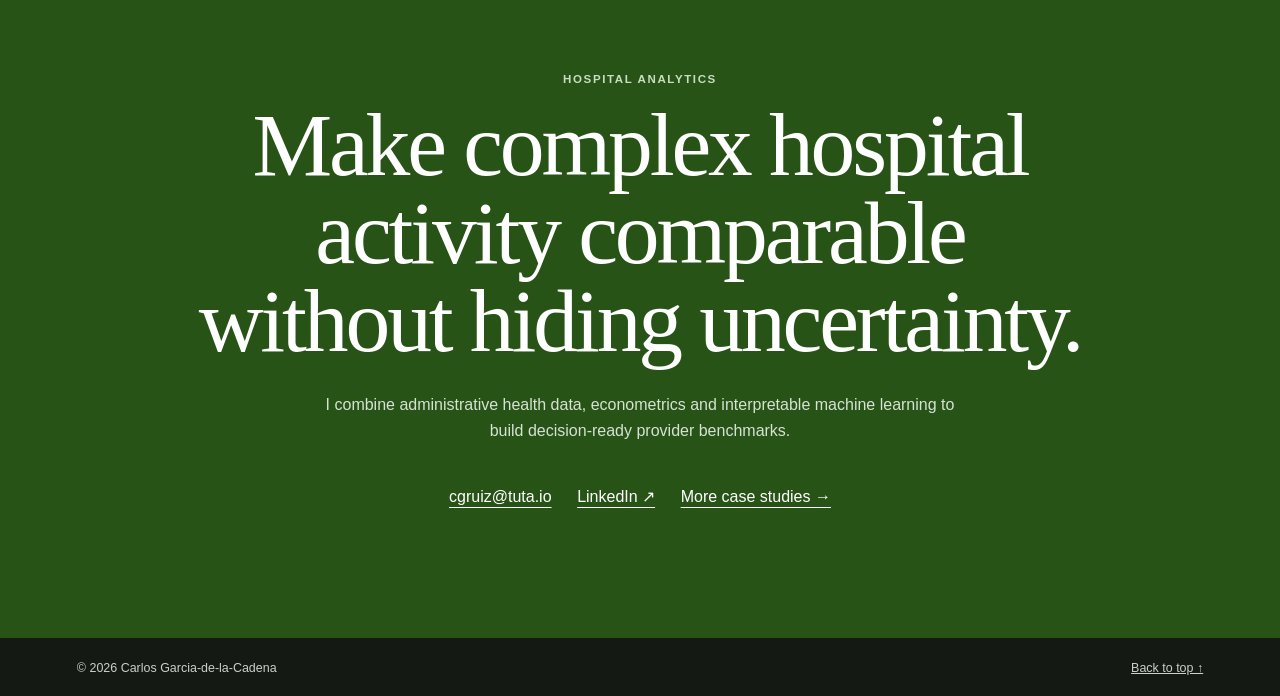
<file: hospital-expenditure-benchmarking.html>
<!doctype html>
<html lang="en" data-title-en="Hospital Expenditure Benchmarking | Carlos Garcia-de-la-Cadena" data-title-es="Benchmark de Gasto Hospitalario | Carlos Garcia-de-la-Cadena">
<head>
  <meta charset="utf-8">
  <meta name="viewport" content="width=device-width, initial-scale=1">
  <meta name="description" content="An MVP methodology for hospital expenditure and case-mix benchmarking using therapeutic areas, treatment routes and partially penalized LASSO.">
  <meta name="color-scheme" content="light">
  <meta name="theme-color" content="#275317">
  <title>Hospital Expenditure Benchmarking | Carlos Garcia-de-la-Cadena</title>
  <link rel="icon" type="image/svg+xml" href="favicon.svg">
  <link rel="stylesheet" href="styles.css">
  <script src="hospital-benchmark-case.js" defer></script>
  <script src="script.js" defer></script>
</head>
<body class="case-study-page benchmark-page">
  <a class="skip-link" href="#main" data-i18n="skip">Skip to content</a>

  <header class="site-header">
    <a class="wordmark" href="index.html#top" aria-label="Carlos Garcia-de-la-Cadena — home"><span>CG</span><span class="wordmark-name">Carlos Garcia-de-la-Cadena</span></a>
    <button class="menu-toggle" type="button" aria-expanded="false" aria-controls="site-nav"><span class="sr-only" data-i18n="menu">Open menu</span><span></span><span></span></button>
    <nav class="site-nav" id="site-nav" aria-label="Case study navigation">
      <a href="#question" data-i18n="hbNavQuestion">Question</a>
      <a href="#data" data-i18n="hbNavData">Data</a>
      <a href="#routes" data-i18n="hbNavRoutes">Routes</a>
      <a href="#model" data-i18n="hbNavModel">Model</a>
      <a href="#outputs" data-i18n="hbNavOutputs">Outputs</a>
      <a href="index.html#pharma" data-i18n="caseNavPortfolio">Portfolio</a>
    </nav>
    <div class="language-switch" role="group" aria-label="Language"><button type="button" data-lang="en" aria-pressed="true">EN</button><span aria-hidden="true">/</span><button type="button" data-lang="es" aria-pressed="false">ES</button></div>
  </header>

  <main id="main">
    <section class="case-hero benchmark-hero" id="top">
      <div class="case-hero-main reveal">
        <a class="case-back" href="index.html#pharma" data-i18n="hbBack">← Back to strategy & market research portfolio</a>
        <p class="hero-kicker" data-i18n="hbKicker">Hospital analytics case 08 · MVP methodology</p>
        <h1 data-i18n="hbTitle">From hospital budgets to comparable resource-intensity signals.</h1>
        <p class="case-deck" data-i18n="hbDeck">A transparent design that links exercised expenditure, observed patient episodes and treatment routes—without claiming unobserved patient-level accounting costs.</p>
        <div class="hero-actions"><a class="button button-primary" href="#model" data-i18n="hbSeeModel">See the estimator</a></div>
      </div>
      <aside class="case-hero-aside reveal" aria-label="Case study facts">
        <div><span data-i18n="hbUnit">Unit of analysis</span><strong data-i18n="hbUnitValue">Hospital · Year</strong></div>
        <div><span data-i18n="hbPopulation">Provider scope</span><strong data-i18n="hbPopulationValue">Autonomous tertiary hospitals</strong></div>
        <div><span data-i18n="hbMethods">Methods</span><strong data-i18n="hbMethodsValue">Market Basket · Partial LASSO</strong></div>
        <div><span data-i18n="hbUse">Decision use</span><strong data-i18n="hbUseValue">Benchmarking · Budget review</strong></div>
      </aside>
    </section>

    <section class="case-snapshot reveal" aria-label="MVP design parameters">
      <div><span data-i18n="hbAreas">Therapeutic areas</span><strong>15–20</strong></div>
      <div><span data-i18n="hbRoutes">Routes per area</span><strong>3–6</strong></div>
      <div><span data-i18n="hbPanel">Preferred panel</span><strong>3–5 <small data-i18n="hbYears">years</small></strong></div>
      <div class="snapshot-accent"><span data-i18n="hbPrimaryOutput">Primary output</span><strong>O / E</strong></div>
    </section>

    <section class="case-section" id="question">
      <div class="case-section-head reveal"><p class="case-index">01 / <span data-i18n="hbQuestionLabel">Decision question</span></p><h2 data-i18n="hbQuestionTitle">Which hospitals spend differently after accounting for what they do and whom they treat?</h2><p data-i18n="hbQuestionIntro">Public budgets reveal total exercised expenditure. Discharge records reveal activity and case mix. The MVP connects both sources to estimate comparable—not accounting—resource intensity.</p></div>
      <div class="case-two-col">
        <div class="case-lede reveal"><p data-i18n="hbQuestionLede">The objective is not to invent a price for every code. It is to explain expected expenditure and identify clinically interpretable deviations for further review.</p></div>
        <div class="brief-list reveal">
          <article><span>01</span><div><h3 data-i18n="hbObservedTitle">What is observed</h3><p data-i18n="hbObservedText">Exercised operating expenditure, patient episodes, diagnoses, procedures, hospital activity and capacity.</p></div></article>
          <article><span>02</span><div><h3 data-i18n="hbEstimatedTitle">What is estimated</h3><p data-i18n="hbEstimatedText">Base therapeutic-area intensity, incremental treatment-route signals and expected hospital expenditure.</p></div></article>
          <article><span>03</span><div><h3 data-i18n="hbNotClaimedTitle">What is not claimed</h3><p data-i18n="hbNotClaimedText">Exact patient-level costs, causal procedure effects, inefficiency or overpricing.</p></div></article>
        </div>
      </div>
      <div class="case-callout reveal"><p class="eyebrow" data-i18n="hbPositioning">Positioning</p><p data-i18n="hbPositioningText">A screening and benchmarking tool: it identifies where a hospital merits closer operational or accounting review.</p></div>
    </section>

    <section class="case-section benchmark-data" id="data">
      <div class="case-section-head reveal"><p class="case-index">02 / <span data-i18n="hbDataLabel">Data architecture</span></p><h2 data-i18n="hbDataTitle">Start with episodes; aggregate only after the clinical structure is preserved.</h2><p data-i18n="hbDataIntro">The episode-level table constructs diagnosis–procedure relationships. The hospital-year table connects those relationships with expenditure.</p></div>
      <div class="benchmark-data-grid reveal">
        <article><p class="eyebrow" data-i18n="hbEpisodeLevel">Episode level</p><h3 data-i18n="hbEpisodeTitle">One row per inpatient episode</h3><ul><li data-i18n="hbEpisode1">Principal diagnosis and therapeutic area</li><li data-i18n="hbEpisode2">Secondary diagnoses and comorbidity</li><li data-i18n="hbEpisode3">Procedures performed during the episode</li><li data-i18n="hbEpisode4">Length of stay, discharge status and hospital</li></ul></article>
        <article><p class="eyebrow" data-i18n="hbHospitalYear">Hospital-year level</p><h3 data-i18n="hbHospitalYearTitle">One row per institution and year</h3><ul><li data-i18n="hbHospital1">Comparable exercised operating expenditure</li><li data-i18n="hbHospital2">Discharges and treatment-route counts</li><li data-i18n="hbHospital3">Beds, staff, surgeries, visits and emergencies</li><li data-i18n="hbHospital4">Year, hospital type and relevant capacity controls</li></ul></article>
      </div>
      <div class="data-schema reveal" role="region" aria-label="Illustrative hospital-year data schema" tabindex="0">
        <table>
          <thead><tr><th data-i18n="hbTableHospital">Hospital</th><th data-i18n="hbTableYear">Year</th><th data-i18n="hbTableSpend">Operating spend</th><th data-i18n="hbTableDischarges">Discharges</th><th data-i18n="hbTableArea">Area A cases</th><th data-i18n="hbTableRoute">Area A · Route 2</th></tr></thead>
          <tbody><tr><td>H01</td><td>2023</td><td>MXN</td><td>N</td><td>N<sub>A</sub></td><td>N<sub>A,2</sub></td></tr><tr><td>H02</td><td>2023</td><td>MXN</td><td>N</td><td>N<sub>A</sub></td><td>N<sub>A,2</sub></td></tr></tbody>
        </table>
      </div>
      <div class="integrity-note reveal"><p class="eyebrow" data-i18n="hbDenominator">Denominator rule</p><h3 data-i18n="hbDenominatorTitle">Use observed treated episodes—not population incidence.</h3><p data-i18n="hbDenominatorText">Incidence measures population need. This expenditure model requires the patients actually treated by each hospital. Mixing both would confound need, access, referrals and utilization.</p></div>
    </section>

    <section class="case-section benchmark-routes" id="routes">
      <div class="case-section-head reveal"><p class="case-index">03 / <span data-i18n="hbRouteLabel">Route discovery</span></p><h2 data-i18n="hbRouteTitle">Use Market Basket to discover patterns—then convert them into usable treatment routes.</h2><p data-i18n="hbRouteIntro">Apriori or FP-Growth is applied separately within each therapeutic area. Association rules reveal co-occurrence; they do not by themselves define sequence, cost or mutually exclusive pathways.</p></div>
      <div class="basket-metrics reveal">
        <article><strong>Support</strong><p data-i18n="hbSupportText">How often a procedure bundle appears within the therapeutic area.</p><code>P(A ∩ B)</code></article>
        <article><strong>Confidence</strong><p data-i18n="hbConfidenceText">How often procedure B appears when procedure A is observed.</p><code>P(B | A)</code></article>
        <article><strong>Lift</strong><p data-i18n="hbLiftText">Whether the combination occurs more often than expected by chance.</p><code>P(B | A) / P(B)</code></article>
      </div>
      <div class="route-pipeline reveal" aria-label="Treatment-route construction workflow">
        <article><span>01</span><strong data-i18n="hbRouteStep1">Stratify</strong><p data-i18n="hbRouteStep1Text">Separate episodes into 15–20 therapeutic areas.</p></article><i aria-hidden="true"></i>
        <article><span>02</span><strong data-i18n="hbRouteStep2">Discover</strong><p data-i18n="hbRouteStep2Text">Find frequent and high-impact procedure bundles.</p></article><i aria-hidden="true"></i>
        <article><span>03</span><strong data-i18n="hbRouteStep3">Validate</strong><p data-i18n="hbRouteStep3Text">Check annual support, coding consistency and concentration.</p></article><i aria-hidden="true"></i>
        <article><span>04</span><strong data-i18n="hbRouteStep4">Collapse</strong><p data-i18n="hbRouteStep4Text">Create 3–6 mutually exclusive routes per area.</p></article>
      </div>
      <div class="stability-grid reveal">
        <article><span data-i18n="hbStable">Stable core</span><strong data-i18n="hbStableRule">Present in ≥80% of years</strong><p data-i18n="hbStableText">Candidate for the main expenditure model.</p></article>
        <article><span data-i18n="hbEmerging">Emerging route</span><strong data-i18n="hbEmergingRule">Material recent growth</strong><p data-i18n="hbEmergingText">Reported separately as possible technology adoption.</p></article>
        <article><span data-i18n="hbCoding">Coding signal</span><strong data-i18n="hbCodingRule">Abrupt unsupported break</strong><p data-i18n="hbCodingText">Harmonize classifications before modeling.</p></article>
      </div>
      <p class="chart-caption reveal" data-i18n="hbThresholdNote">Frequency thresholds are calibrated to the available sample. Rare routes with long stays, intensive care or multiple procedures remain eligible as high-impact bundles.</p>
    </section>

    <section class="case-section benchmark-model" id="model">
      <div class="case-section-head reveal"><p class="case-index">04 / <span data-i18n="hbModelLabel">Estimator</span></p><h2 data-i18n="hbModelTitle">Protect the clinical base; penalize only incremental route complexity.</h2><p data-i18n="hbModelIntro">Therapeutic-area counts, year effects and structural controls remain unpenalized. LASSO acts only on therapeutic-area × treatment-route counts.</p></div>
      <div class="model-equation reveal" aria-label="Partially penalized LASSO objective">
        <p>B<sub>ht</sub> = τ<sub>t</sub> + X′<sub>ht</sub>δ + Σ<sub>a</sub> β<sub>a</sub>N<sub>hat</sub> + Σ<sub>a,r</sub> γ<sub>ar</sub>N<sub>hart</sub> + ε<sub>ht</sub></p>
        <div><span data-i18n="hbUnpenalized">Unpenalized</span><strong>τ<sub>t</sub>, δ, β<sub>a</sub></strong></div><div class="model-penalty"><span data-i18n="hbPenalized">LASSO penalty</span><strong>λ Σ |γ<sub>ar</sub>|</strong></div>
      </div>
      <div class="model-interpretation reveal">
        <article><span>β<sub>a</sub></span><h3 data-i18n="hbBaseTitle">Base therapeutic-area component</h3><p data-i18n="hbBaseText">The budget association of an additional treated episode following the reference route.</p></article>
        <article><span>γ<sub>ar</sub></span><h3 data-i18n="hbIncrementTitle">Incremental route component</h3><p data-i18n="hbIncrementText">The additional association for a specific treatment route within that therapeutic area.</p></article>
        <article><span>X′δ</span><h3 data-i18n="hbHospitalEffectTitle">Structural-capacity component</h3><p data-i18n="hbHospitalEffectText">Beds, staff and other observed outputs needed to compare institutions on a common basis.</p></article>
      </div>
      <div class="model-caution reveal"><strong data-i18n="hbHospitalFERule">Why the primary benchmark omits hospital fixed effects</strong><p data-i18n="hbHospitalFEText">Hospital indicators would absorb the differences the benchmark is intended to reveal. Repeated observations are handled through hospital-grouped validation and clustered uncertainty; a hierarchical random intercept can be reported as a sensitivity analysis.</p></div>
      <div class="integrity-note reveal"><p class="eyebrow" data-i18n="hbIdentification">Identification rule</p><h3 data-i18n="hbIdentificationTitle">Every therapeutic area needs an omitted reference route.</h3><p data-i18n="hbIdentificationText">If total area cases equal the sum of every route count, including all routes creates perfect collinearity. The base coefficient represents the reference pathway; penalized route coefficients represent deviations from it.</p></div>
    </section>

    <section class="case-section benchmark-validation">
      <div class="case-section-head reveal"><p class="case-index">05 / <span data-i18n="hbValidationLabel">Validation</span></p><h2 data-i18n="hbValidationTitle">Selection is only useful if it survives outside the hospital that generated it.</h2><p data-i18n="hbValidationIntro">The workflow emphasizes transportability and stability rather than a high in-sample fit.</p></div>
      <div class="method-steps reveal">
        <article class="method-step"><span class="method-number">01</span><div><p class="eyebrow" data-i18n="hbVal1Tag">Preprocess</p><h3 data-i18n="hbVal1Title">Harmonize and standardize</h3><p data-i18n="hbVal1Text">Align expenditure definitions, deflate monetary values and standardize only penalized predictors.</p></div></article>
        <article class="method-step"><span class="method-number">02</span><div><p class="eyebrow" data-i18n="hbVal2Tag">Cross-validation</p><h3 data-i18n="hbVal2Title">Leave complete hospitals out</h3><p data-i18n="hbVal2Text">Tune the penalty on institutions absent from training, avoiding leakage across years of the same hospital.</p></div></article>
        <article class="method-step"><span class="method-number">03</span><div><p class="eyebrow" data-i18n="hbVal3Tag">Stability</p><h3 data-i18n="hbVal3Title">Bootstrap selected routes</h3><p data-i18n="hbVal3Text">Retain interactions that recur across resamples instead of relying on one arbitrary selection.</p></div></article>
        <article class="method-step"><span class="method-number">04</span><div><p class="eyebrow" data-i18n="hbVal4Tag">Interpretation</p><h3 data-i18n="hbVal4Title">Refit after selection</h3><p data-i18n="hbVal4Text">Estimate a transparent post-LASSO or hierarchical model using the stable route set and report uncertainty.</p></div></article>
      </div>
    </section>

    <section class="case-benefits" id="outputs">
      <div class="case-benefits-intro reveal"><p class="case-index">06 / <span data-i18n="hbOutputsLabel">Decision outputs</span></p><h2 data-i18n="hbOutputsTitle">A benchmark that points to questions—not verdicts.</h2><p data-i18n="hbOutputsIntro">Each output is designed for screening, comparison and budget dialogue.</p></div>
      <div class="benefit-grid">
        <article class="reveal"><span>01</span><h3 data-i18n="hbOutput1Title">Relative resource intensity</h3><p data-i18n="hbOutput1Text">Normalize stable route coefficients against a clinically meaningful reference pathway.</p></article>
        <article class="reveal"><span>02</span><h3 data-i18n="hbOutput2Title">Expected expenditure</h3><p data-i18n="hbOutput2Text">Estimate expenditure conditional on scale, capacity, therapeutic mix and treatment routes.</p></article>
        <article class="reveal"><span>03</span><h3 data-i18n="hbOutput3Title">Observed / expected ratio</h3><p data-i18n="hbOutput3Text">Flag institutions above or below their comparable benchmark, with uncertainty.</p></article>
        <article class="reveal"><span>04</span><h3 data-i18n="hbOutput4Title">Route stability atlas</h3><p data-i18n="hbOutput4Text">Separate stable, emerging, disappearing and potentially recoded treatment patterns.</p></article>
        <article class="reveal"><span>05</span><h3 data-i18n="hbOutput5Title">Budget expenditure per discharge</h3><p data-i18n="hbOutput5Text">Report operating expenditure divided by discharges as a descriptive indicator—not an audited patient cost.</p></article>
        <article class="reveal"><span>06</span><h3 data-i18n="hbOutput6Title">Geographic view with guardrails</h3><p data-i18n="hbOutput6Text">Map hospital indicators without calling them territorial per-capita spending unless patient origin defines the catchment.</p></article>
      </div>
    </section>

    <section class="case-section benchmark-limits">
      <div class="case-section-head reveal"><p class="case-index">07 / <span data-i18n="hbLimitsLabel">Guardrails</span></p><h2 data-i18n="hbLimitsTitle">What must remain visible when the benchmark is used.</h2><p data-i18n="hbLimitsIntro">Third-level budgets cover more than inpatient episodes, and referral hospitals do not serve only the population around their address.</p></div>
      <div class="limitations-grid reveal">
        <article><strong data-i18n="hbLimit1Title">Budget scope</strong><p data-i18n="hbLimit1Text">Separate operating expenditure from investment and document payroll, teaching and research components where possible.</p></article>
        <article><strong data-i18n="hbLimit2Title">Aggregate identification</strong><p data-i18n="hbLimit2Text">Coefficients are hospital-level budget associations, not audited patient-level costs or causal treatment effects.</p></article>
        <article><strong data-i18n="hbLimit3Title">Coding quality</strong><p data-i18n="hbLimit3Text">Changes in classification, completeness or billing practice can resemble a clinical shift.</p></article>
        <article><strong data-i18n="hbLimit4Title">Performance language</strong><p data-i18n="hbLimit4Text">A high observed-to-expected ratio prompts review; it does not by itself establish waste, inefficiency or overpricing.</p></article>
      </div>
    </section>

    <section class="case-section benchmark-skills">
      <div class="case-section-head reveal"><p class="case-index">08 / <span data-i18n="hbSkillsLabel">Capabilities</span></p><h2 data-i18n="hbSkillsTitle">A compact health-economics product built from difficult public data.</h2><p data-i18n="hbSkillsIntro">The MVP connects clinical structure, predictive discipline and careful decision language.</p></div>
      <div class="capability-list reveal"><span data-i18n="hbSkill1">Hospital economics</span><span data-i18n="hbSkill2">Case-mix adjustment</span><span data-i18n="hbSkill3">Market Basket analysis</span><span data-i18n="hbSkill4">Regularized regression</span><span data-i18n="hbSkill5">Provider benchmarking</span><span data-i18n="hbSkill6">Administrative data integration</span><span data-i18n="hbSkill7">Model governance</span></div>
    </section>

    <section class="contact case-contact">
      <p class="eyebrow" data-i18n="hbContactLabel">Hospital analytics</p>
      <h2 data-i18n="hbContactTitle">Make complex hospital activity comparable without hiding uncertainty.</h2>
      <p data-i18n="hbContactText">I combine administrative health data, econometrics and interpretable machine learning to build decision-ready provider benchmarks.</p>
      <div class="contact-links"><a href="mailto:cgruiz@tuta.io">cgruiz@tuta.io</a><a href="https://www.linkedin.com/in/cgruiz0" target="_blank" rel="noreferrer">LinkedIn ↗</a><a href="index.html#pharma" data-i18n="moreCases">More case studies →</a></div>
    </section>
  </main>

  <footer><p>© <span id="year"></span> Carlos Garcia-de-la-Cadena</p><a href="#top" data-i18n="backTop">Back to top ↑</a></footer>
</body>
</html>
</file>
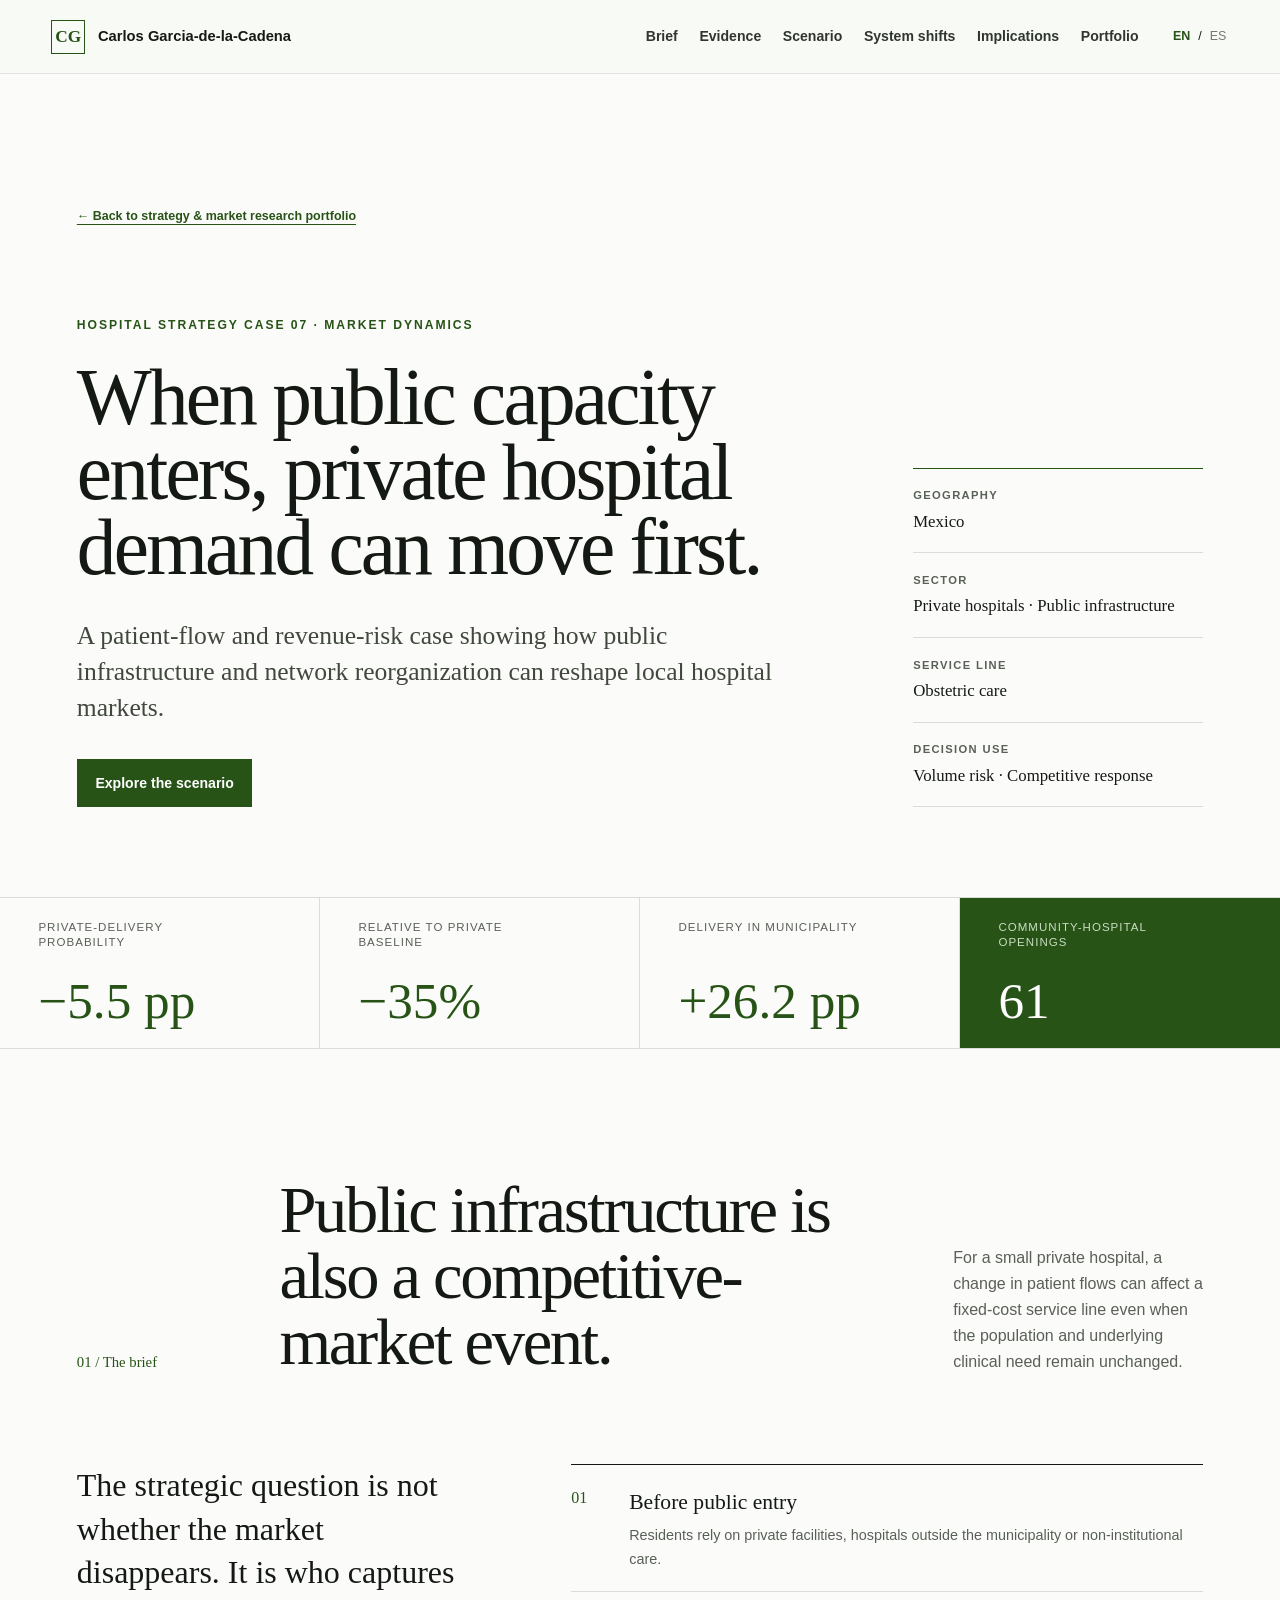
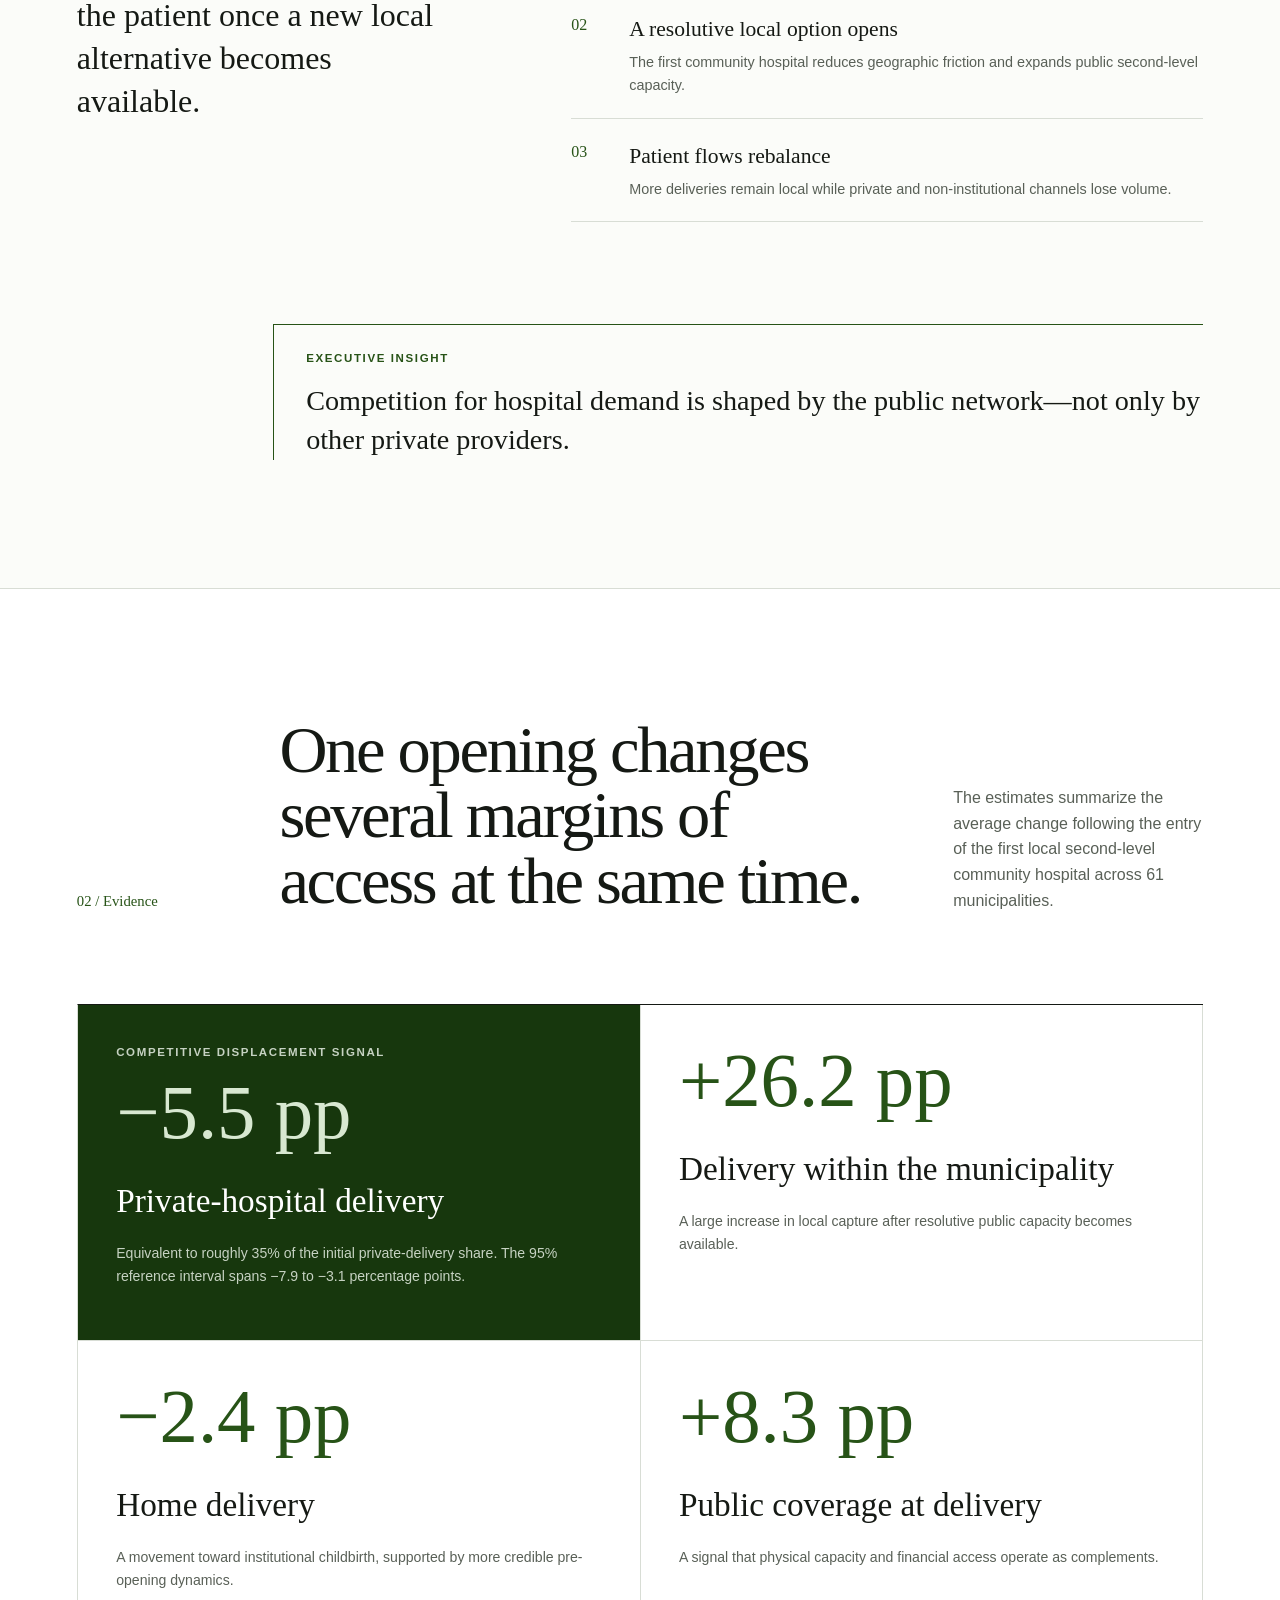
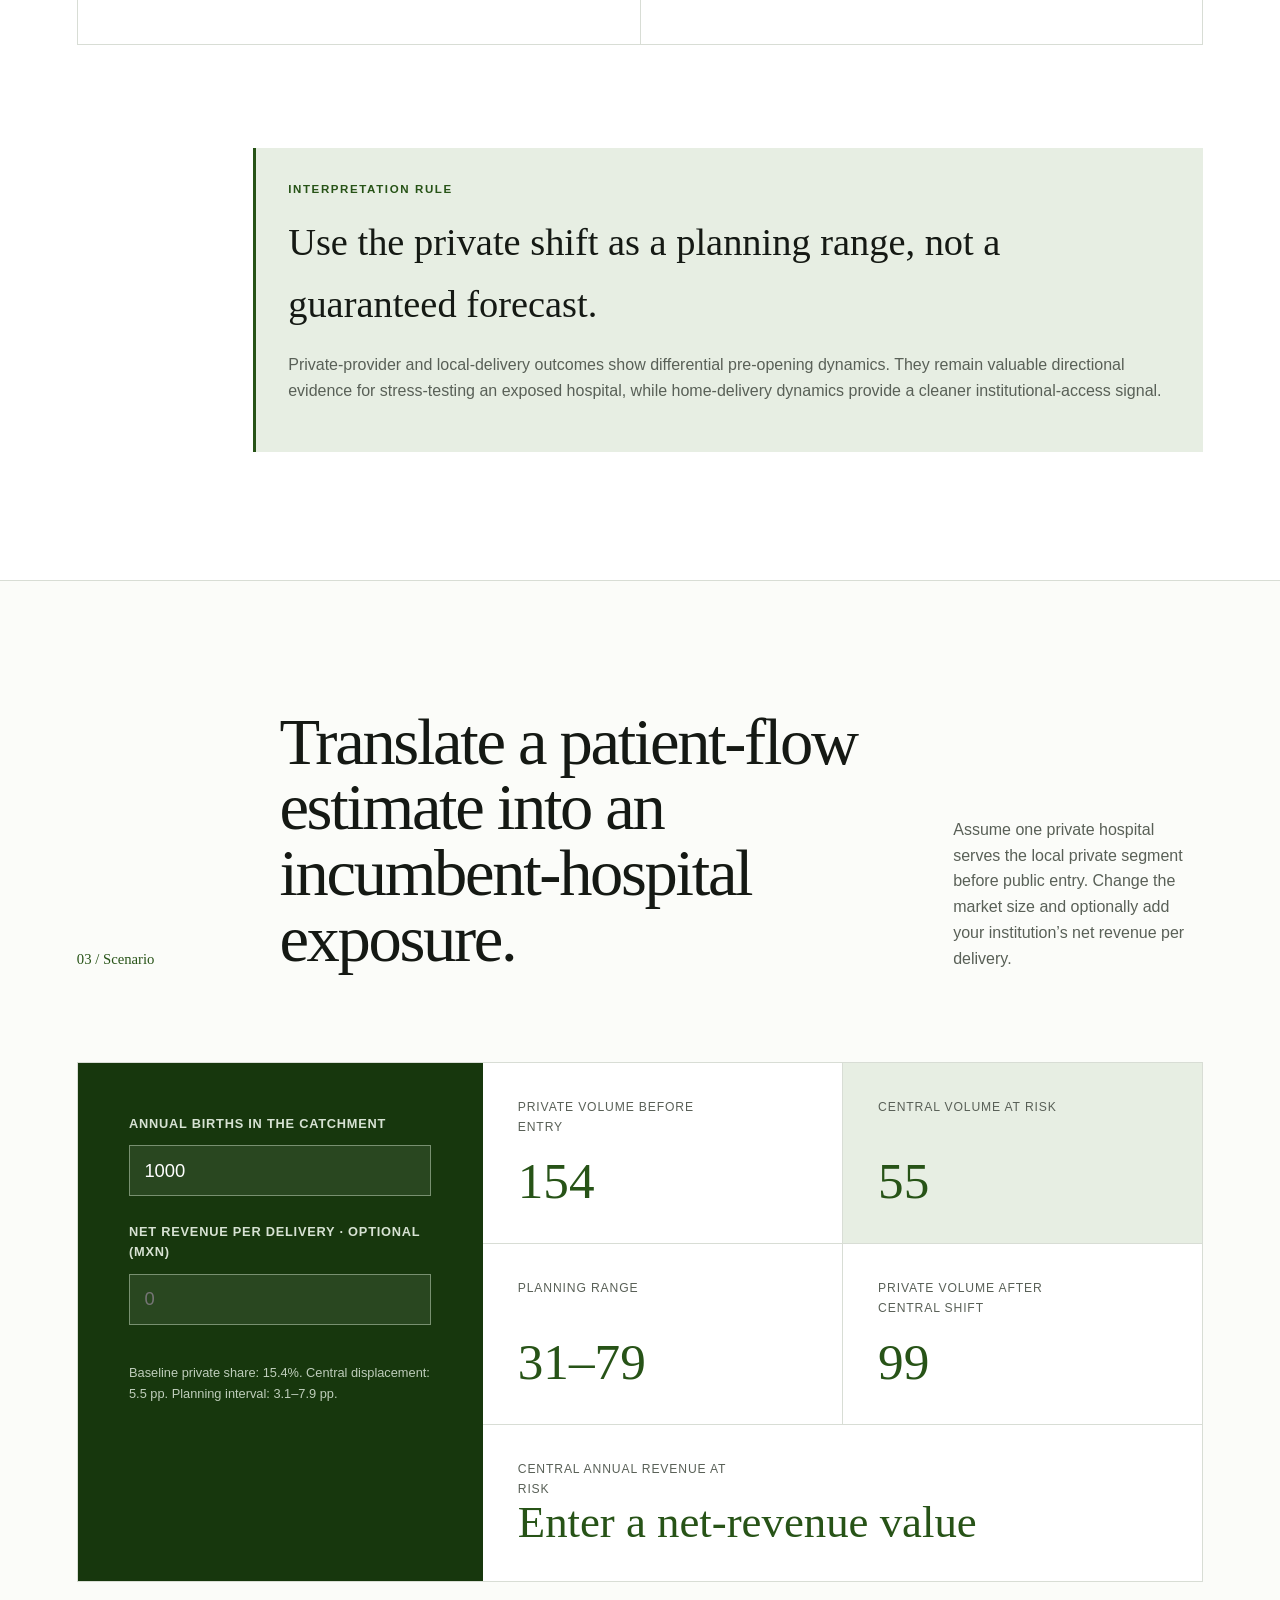
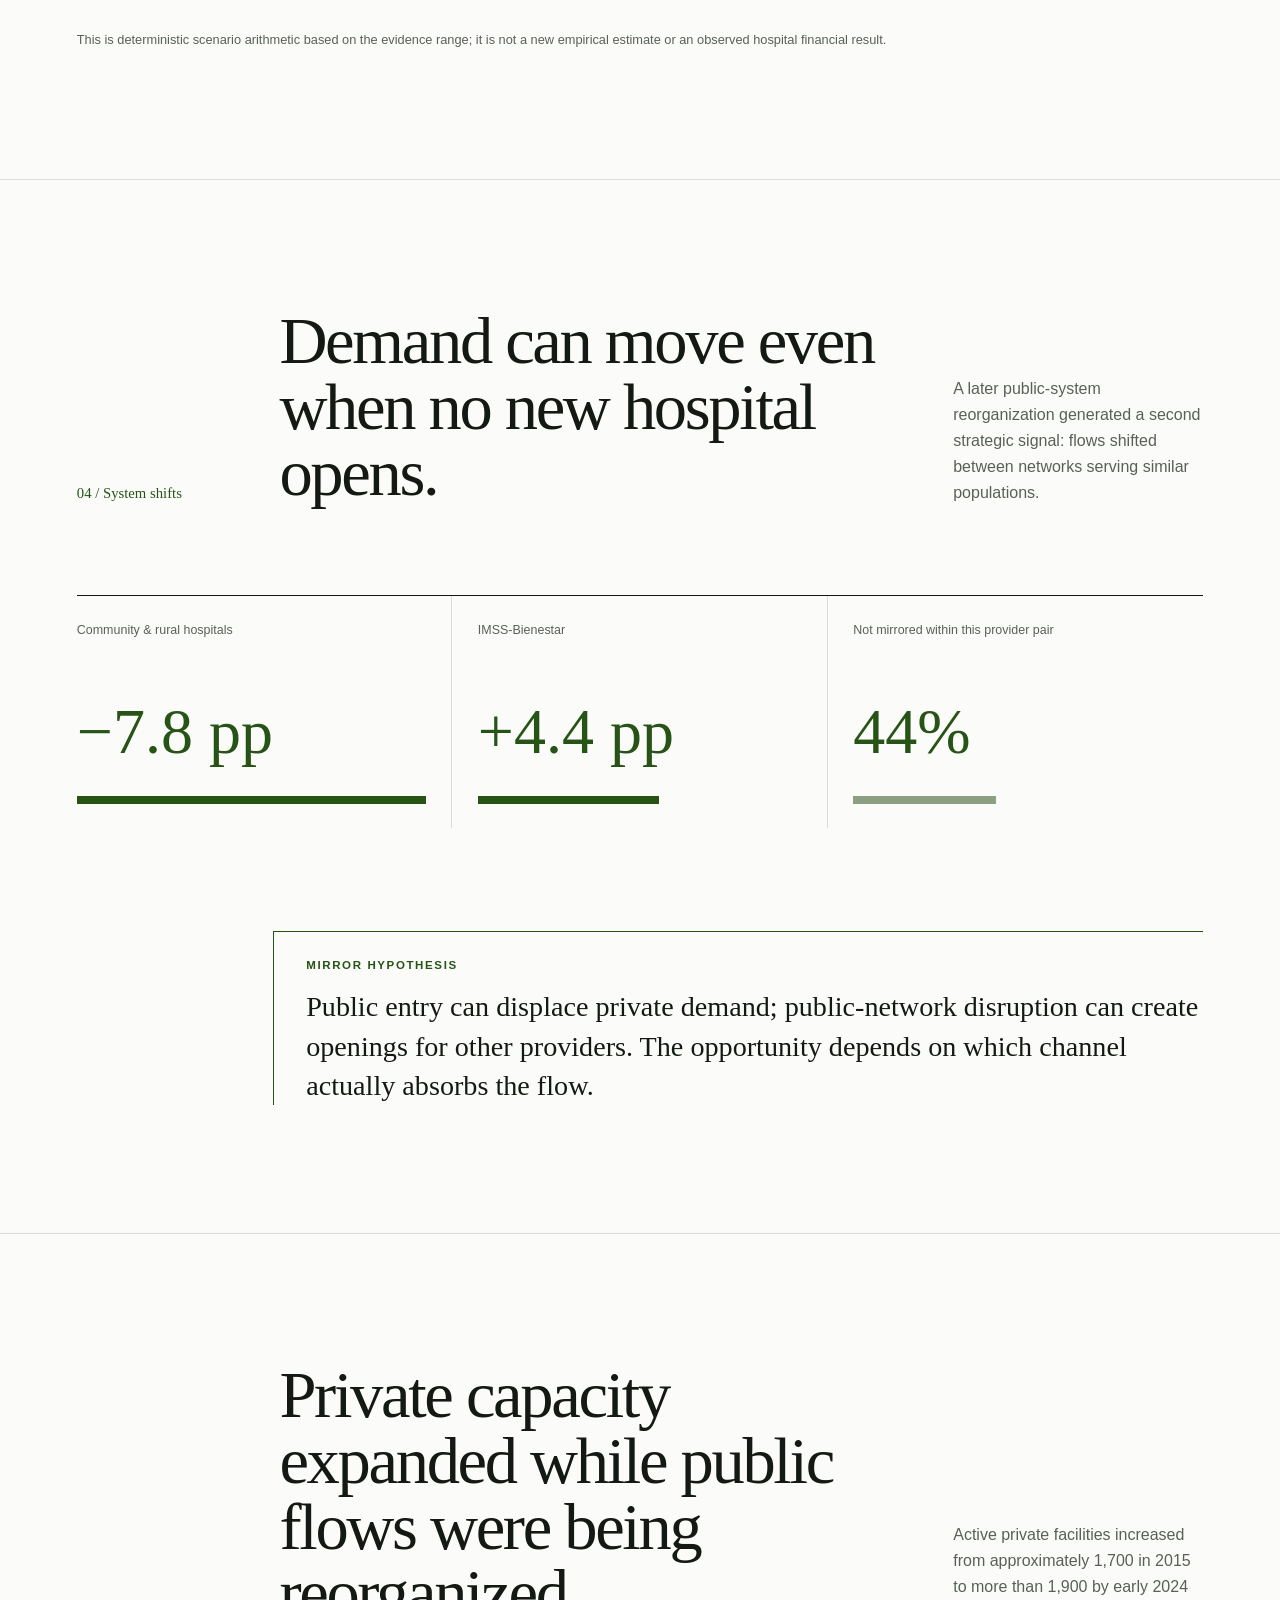
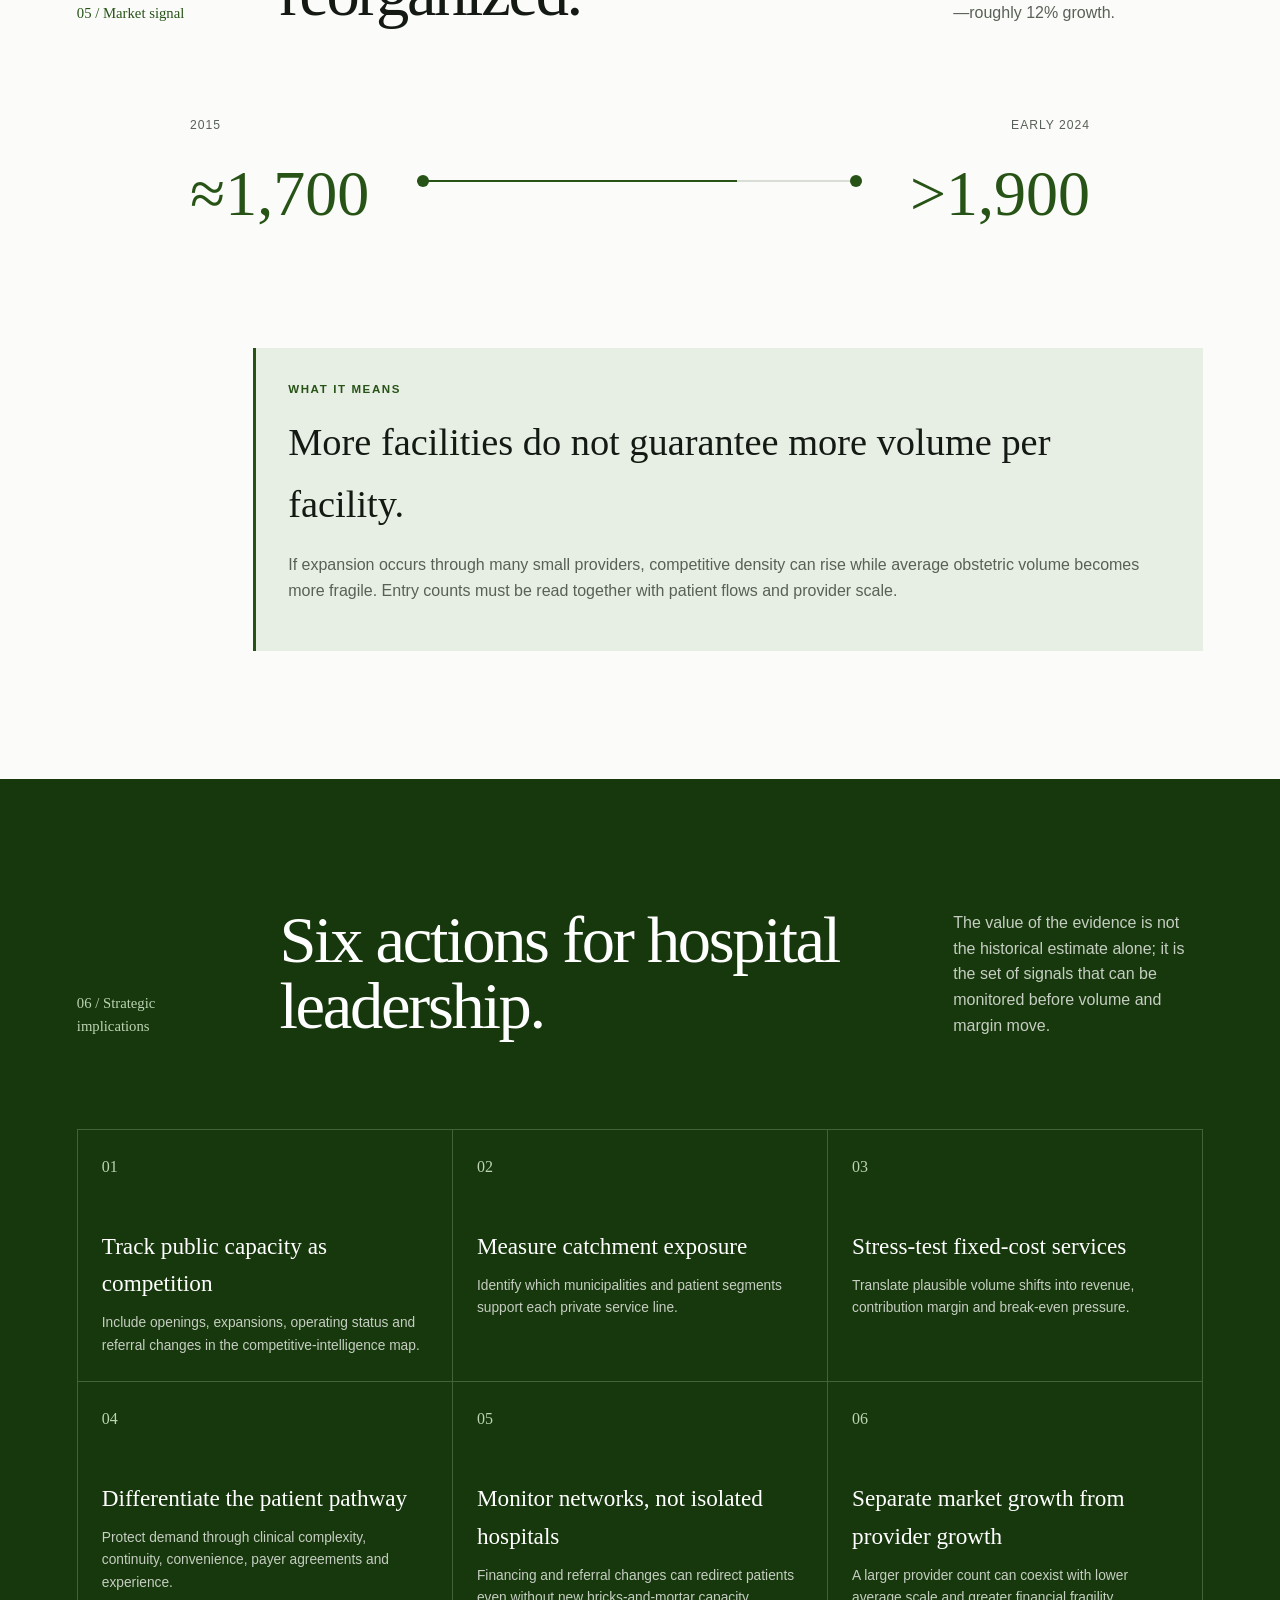
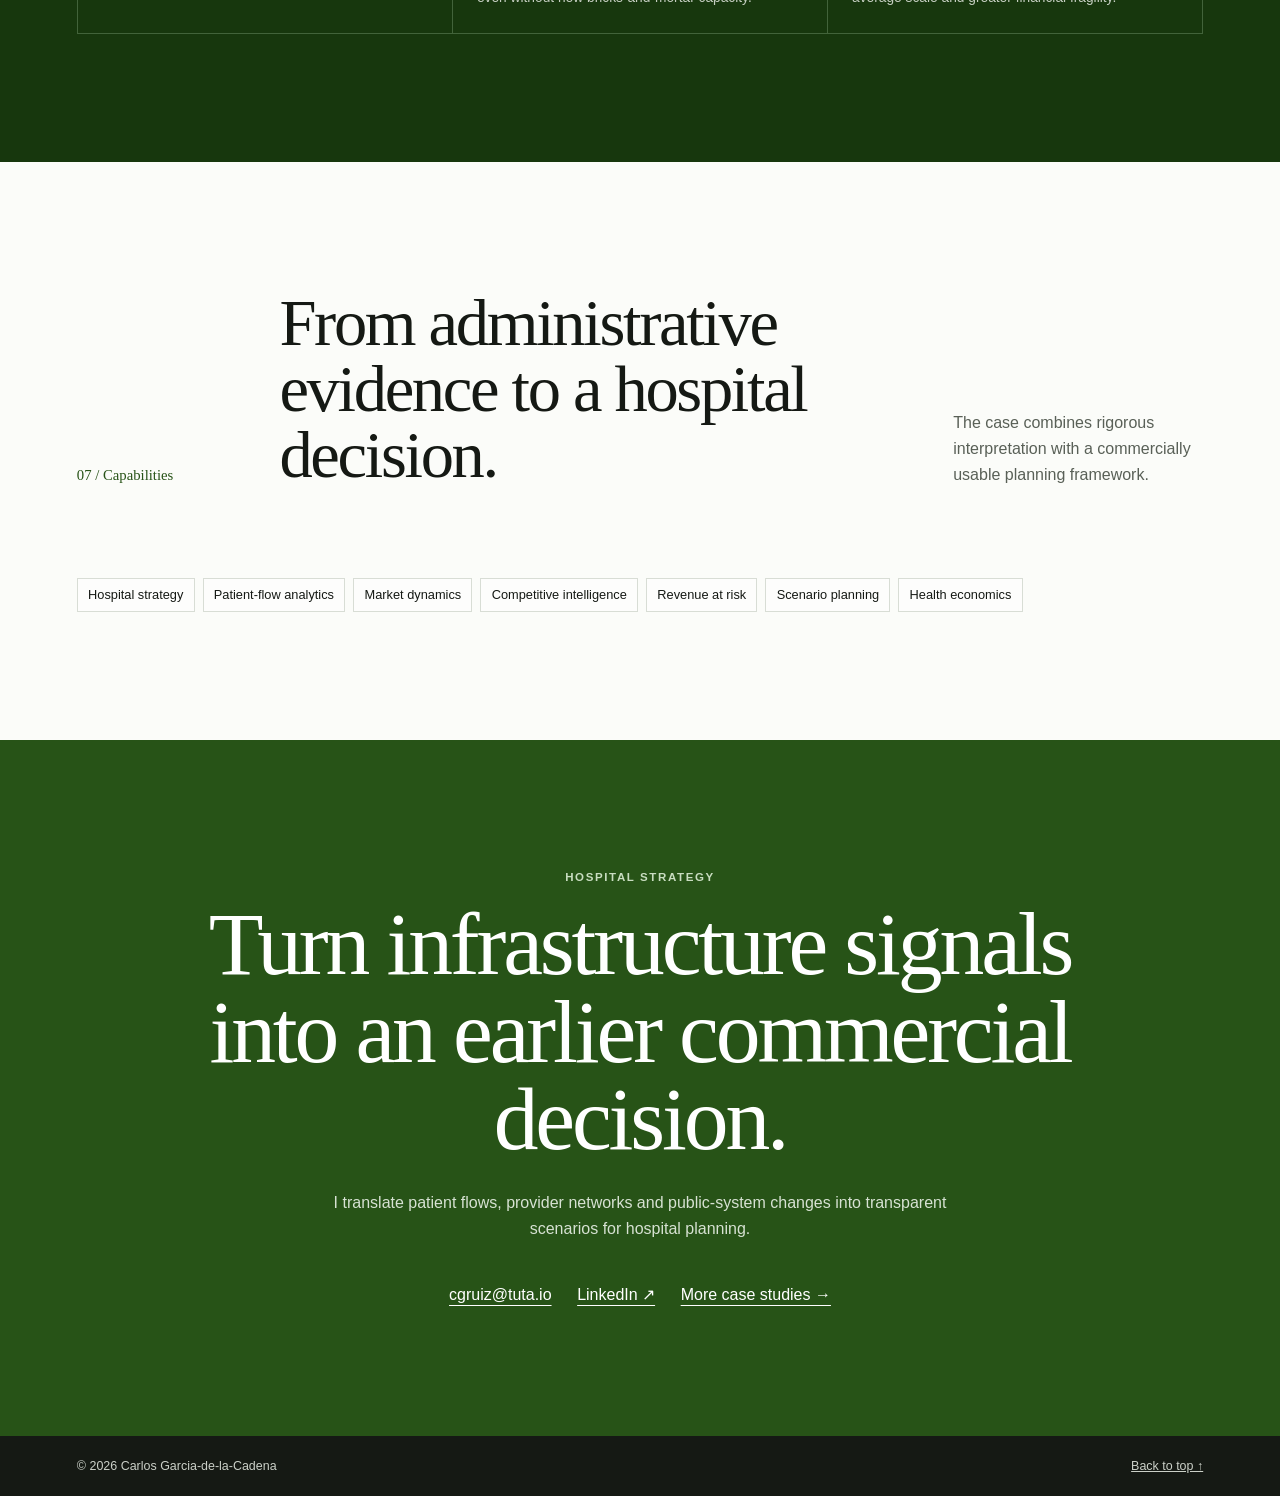
<file: hospital-strategy.html>
<!doctype html>
<html lang="en" data-title-en="Hospital Strategy | Carlos Garcia-de-la-Cadena" data-title-es="Estrategia Hospitalaria | Carlos Garcia-de-la-Cadena">
<head>
  <meta charset="utf-8">
  <meta name="viewport" content="width=device-width, initial-scale=1">
  <meta name="description" content="A hospital-strategy case translating public infrastructure changes into patient-flow, volume and revenue-risk scenarios for private providers.">
  <meta name="color-scheme" content="light">
  <meta name="theme-color" content="#275317">
  <title>Hospital Strategy | Carlos Garcia-de-la-Cadena</title>
  <link rel="icon" type="image/svg+xml" href="favicon.svg">
  <link rel="stylesheet" href="styles.css">
  <script src="hospital-strategy-case.js" defer></script>
  <script src="script.js" defer></script>
</head>
<body class="case-study-page hospital-page">
  <a class="skip-link" href="#main" data-i18n="skip">Skip to content</a>

  <header class="site-header">
    <a class="wordmark" href="index.html#top" aria-label="Carlos Garcia-de-la-Cadena — home"><span>CG</span><span class="wordmark-name">Carlos Garcia-de-la-Cadena</span></a>
    <button class="menu-toggle" type="button" aria-expanded="false" aria-controls="site-nav"><span class="sr-only" data-i18n="menu">Open menu</span><span></span><span></span></button>
    <nav class="site-nav" id="site-nav" aria-label="Case study navigation">
      <a href="#brief" data-i18n="hsNavBrief">Brief</a>
      <a href="#evidence" data-i18n="hsNavEvidence">Evidence</a>
      <a href="#scenario" data-i18n="hsNavScenario">Scenario</a>
      <a href="#system" data-i18n="hsNavSystem">System shifts</a>
      <a href="#implications" data-i18n="hsNavImplications">Implications</a>
      <a href="index.html#pharma" data-i18n="caseNavPortfolio">Portfolio</a>
    </nav>
    <div class="language-switch" role="group" aria-label="Language"><button type="button" data-lang="en" aria-pressed="true">EN</button><span aria-hidden="true">/</span><button type="button" data-lang="es" aria-pressed="false">ES</button></div>
  </header>

  <main id="main">
    <section class="case-hero hospital-hero" id="top">
      <div class="case-hero-main reveal">
        <a class="case-back" href="index.html#pharma" data-i18n="hsBack">← Back to strategy & market research portfolio</a>
        <p class="hero-kicker" data-i18n="hsKicker">Hospital strategy case 07 · Market dynamics</p>
        <h1 data-i18n="hsTitle">When public capacity enters, private hospital demand can move first.</h1>
        <p class="case-deck" data-i18n="hsDeck">A patient-flow and revenue-risk case showing how public infrastructure and network reorganization can reshape local hospital markets.</p>
        <div class="hero-actions"><a class="button button-primary" href="#scenario" data-i18n="hsUseModel">Explore the scenario</a></div>
      </div>
      <aside class="case-hero-aside reveal" aria-label="Case study facts">
        <div><span data-i18n="hsGeography">Geography</span><strong>Mexico</strong></div>
        <div><span data-i18n="hsSector">Sector</span><strong data-i18n="hsSectorValue">Private hospitals · Public infrastructure</strong></div>
        <div><span data-i18n="hsServiceLine">Service line</span><strong data-i18n="hsServiceValue">Obstetric care</strong></div>
        <div><span data-i18n="hsUse">Decision use</span><strong data-i18n="hsUseValue">Volume risk · Competitive response</strong></div>
      </aside>
    </section>

    <section class="case-snapshot reveal" aria-label="Executive evidence">
      <div><span data-i18n="hsPrivateShift">Private-delivery probability</span><strong>−5.5 pp</strong></div>
      <div><span data-i18n="hsRelativeShift">Relative to private baseline</span><strong>−35%</strong></div>
      <div><span data-i18n="hsLocalShift">Delivery in municipality</span><strong>+26.2 pp</strong></div>
      <div class="snapshot-accent"><span data-i18n="hsOpenings">Community-hospital openings</span><strong>61</strong></div>
    </section>

    <section class="case-section" id="brief">
      <div class="case-section-head reveal"><p class="case-index">01 / <span data-i18n="hsBriefLabel">The brief</span></p><h2 data-i18n="hsBriefTitle">Public infrastructure is also a competitive-market event.</h2><p data-i18n="hsBriefIntro">For a small private hospital, a change in patient flows can affect a fixed-cost service line even when the population and underlying clinical need remain unchanged.</p></div>
      <div class="case-two-col">
        <div class="case-lede reveal"><p data-i18n="hsBriefLede">The strategic question is not whether the market disappears. It is who captures the patient once a new local alternative becomes available.</p></div>
        <div class="brief-list reveal">
          <article><span>01</span><div><h3 data-i18n="hsBeforeTitle">Before public entry</h3><p data-i18n="hsBeforeText">Residents rely on private facilities, hospitals outside the municipality or non-institutional care.</p></div></article>
          <article><span>02</span><div><h3 data-i18n="hsEntryTitle">A resolutive local option opens</h3><p data-i18n="hsEntryText">The first community hospital reduces geographic friction and expands public second-level capacity.</p></div></article>
          <article><span>03</span><div><h3 data-i18n="hsAfterTitle">Patient flows rebalance</h3><p data-i18n="hsAfterText">More deliveries remain local while private and non-institutional channels lose volume.</p></div></article>
        </div>
      </div>
      <div class="case-callout reveal"><p class="eyebrow" data-i18n="hsExecutiveInsight">Executive insight</p><p data-i18n="hsExecutiveText">Competition for hospital demand is shaped by the public network—not only by other private providers.</p></div>
    </section>

    <section class="case-section hospital-evidence" id="evidence">
      <div class="case-section-head reveal"><p class="case-index">02 / <span data-i18n="hsEvidenceLabel">Evidence</span></p><h2 data-i18n="hsEvidenceTitle">One opening changes several margins of access at the same time.</h2><p data-i18n="hsEvidenceIntro">The estimates summarize the average change following the entry of the first local second-level community hospital across 61 municipalities.</p></div>
      <div class="hospital-evidence-grid reveal">
        <article class="evidence-feature"><p class="eyebrow" data-i18n="hsCompetitiveSignal">Competitive displacement signal</p><strong>−5.5 pp</strong><h3 data-i18n="hsPrivateTitle">Private-hospital delivery</h3><p data-i18n="hsPrivateText">Equivalent to roughly 35% of the initial private-delivery share. The 95% reference interval spans −7.9 to −3.1 percentage points.</p></article>
        <article><strong>+26.2 pp</strong><h3 data-i18n="hsLocalTitle">Delivery within the municipality</h3><p data-i18n="hsLocalText">A large increase in local capture after resolutive public capacity becomes available.</p></article>
        <article><strong>−2.4 pp</strong><h3 data-i18n="hsHomeTitle">Home delivery</h3><p data-i18n="hsHomeText">A movement toward institutional childbirth, supported by more credible pre-opening dynamics.</p></article>
        <article><strong>+8.3 pp</strong><h3 data-i18n="hsCoverageTitle">Public coverage at delivery</h3><p data-i18n="hsCoverageText">A signal that physical capacity and financial access operate as complements.</p></article>
      </div>
      <div class="integrity-note reveal"><p class="eyebrow" data-i18n="hsInterpretation">Interpretation rule</p><h3 data-i18n="hsInterpretationTitle">Use the private shift as a planning range, not a guaranteed forecast.</h3><p data-i18n="hsInterpretationText">Private-provider and local-delivery outcomes show differential pre-opening dynamics. They remain valuable directional evidence for stress-testing an exposed hospital, while home-delivery dynamics provide a cleaner institutional-access signal.</p></div>
    </section>

    <section class="case-section hospital-scenario" id="scenario">
      <div class="case-section-head reveal"><p class="case-index">03 / <span data-i18n="hsScenarioLabel">Scenario</span></p><h2 data-i18n="hsScenarioTitle">Translate a patient-flow estimate into an incumbent-hospital exposure.</h2><p data-i18n="hsScenarioIntro">Assume one private hospital serves the local private segment before public entry. Change the market size and optionally add your institution’s net revenue per delivery.</p></div>
      <div class="scenario-workbench reveal">
        <div class="scenario-inputs">
          <label><span data-i18n="hsAnnualBirths">Annual births in the catchment</span><input id="annual-births" type="number" min="1" step="100" value="1000"></label>
          <label><span data-i18n="hsRevenueInput">Net revenue per delivery · optional (MXN)</span><input id="net-revenue" type="number" min="0" step="1000" inputmode="decimal" placeholder="0"></label>
          <p data-i18n="hsScenarioAssumption">Baseline private share: 15.4%. Central displacement: 5.5 pp. Planning interval: 3.1–7.9 pp.</p>
        </div>
        <div class="scenario-results" aria-live="polite">
          <article><span data-i18n="hsBaselineVolume">Private volume before entry</span><strong data-hospital-result="baseline">154</strong></article>
          <article class="scenario-accent"><span data-i18n="hsCentralLoss">Central volume at risk</span><strong data-hospital-result="central-loss">55</strong></article>
          <article><span data-i18n="hsPlanningRange">Planning range</span><strong data-hospital-result="range">31–79</strong></article>
          <article><span data-i18n="hsRemainingVolume">Private volume after central shift</span><strong data-hospital-result="remaining">99</strong></article>
          <article class="scenario-wide"><span data-i18n="hsRevenueRisk">Central annual revenue at risk</span><strong data-hospital-result="revenue">Enter a net-revenue value</strong></article>
        </div>
      </div>
      <p class="chart-caption reveal" data-i18n="hsScenarioNote">This is deterministic scenario arithmetic based on the evidence range; it is not a new empirical estimate or an observed hospital financial result.</p>
    </section>

    <section class="case-section hospital-system" id="system">
      <div class="case-section-head reveal"><p class="case-index">04 / <span data-i18n="hsSystemLabel">System shifts</span></p><h2 data-i18n="hsSystemTitle">Demand can move even when no new hospital opens.</h2><p data-i18n="hsSystemIntro">A later public-system reorganization generated a second strategic signal: flows shifted between networks serving similar populations.</p></div>
      <div class="network-shift reveal">
        <article><span data-i18n="hsCommunityNetwork">Community & rural hospitals</span><strong>−7.8 pp</strong><i style="--width:100%"></i></article>
        <article><span>IMSS-Bienestar</span><strong>+4.4 pp</strong><i style="--width:56%"></i></article>
        <article class="network-gap"><span data-i18n="hsOtherChannels">Not mirrored within this provider pair</span><strong>44%</strong><i style="--width:44%"></i></article>
      </div>
      <div class="case-callout reveal"><p class="eyebrow" data-i18n="hsMirrorHypothesis">Mirror hypothesis</p><p data-i18n="hsMirrorText">Public entry can displace private demand; public-network disruption can create openings for other providers. The opportunity depends on which channel actually absorbs the flow.</p></div>
    </section>

    <section class="case-section hospital-market">
      <div class="case-section-head reveal"><p class="case-index">05 / <span data-i18n="hsMarketLabel">Market signal</span></p><h2 data-i18n="hsMarketTitle">Private capacity expanded while public flows were being reorganized.</h2><p data-i18n="hsMarketIntro">Active private facilities increased from approximately 1,700 in 2015 to more than 1,900 by early 2024—roughly 12% growth.</p></div>
      <div class="capacity-timeline reveal"><div><span>2015</span><strong>≈1,700</strong></div><i><b></b></i><div><span data-i18n="hsEarly2024">Early 2024</span><strong>&gt;1,900</strong></div></div>
      <div class="integrity-note reveal"><p class="eyebrow" data-i18n="hsMarketMeaning">What it means</p><h3 data-i18n="hsMarketMeaningTitle">More facilities do not guarantee more volume per facility.</h3><p data-i18n="hsMarketMeaningText">If expansion occurs through many small providers, competitive density can rise while average obstetric volume becomes more fragile. Entry counts must be read together with patient flows and provider scale.</p></div>
    </section>

    <section class="case-benefits" id="implications">
      <div class="case-benefits-intro reveal"><p class="case-index">06 / <span data-i18n="hsImplicationsLabel">Strategic implications</span></p><h2 data-i18n="hsImplicationsTitle">Six actions for hospital leadership.</h2><p data-i18n="hsImplicationsIntro">The value of the evidence is not the historical estimate alone; it is the set of signals that can be monitored before volume and margin move.</p></div>
      <div class="benefit-grid">
        <article class="reveal"><span>01</span><h3 data-i18n="hsAction1Title">Track public capacity as competition</h3><p data-i18n="hsAction1Text">Include openings, expansions, operating status and referral changes in the competitive-intelligence map.</p></article>
        <article class="reveal"><span>02</span><h3 data-i18n="hsAction2Title">Measure catchment exposure</h3><p data-i18n="hsAction2Text">Identify which municipalities and patient segments support each private service line.</p></article>
        <article class="reveal"><span>03</span><h3 data-i18n="hsAction3Title">Stress-test fixed-cost services</h3><p data-i18n="hsAction3Text">Translate plausible volume shifts into revenue, contribution margin and break-even pressure.</p></article>
        <article class="reveal"><span>04</span><h3 data-i18n="hsAction4Title">Differentiate the patient pathway</h3><p data-i18n="hsAction4Text">Protect demand through clinical complexity, continuity, convenience, payer agreements and experience.</p></article>
        <article class="reveal"><span>05</span><h3 data-i18n="hsAction5Title">Monitor networks, not isolated hospitals</h3><p data-i18n="hsAction5Text">Financing and referral changes can redirect patients even without new bricks-and-mortar capacity.</p></article>
        <article class="reveal"><span>06</span><h3 data-i18n="hsAction6Title">Separate market growth from provider growth</h3><p data-i18n="hsAction6Text">A larger provider count can coexist with lower average scale and greater financial fragility.</p></article>
      </div>
    </section>

    <section class="case-section hospital-skills">
      <div class="case-section-head reveal"><p class="case-index">07 / <span data-i18n="hsSkillsLabel">Capabilities</span></p><h2 data-i18n="hsSkillsTitle">From administrative evidence to a hospital decision.</h2><p data-i18n="hsSkillsIntro">The case combines rigorous interpretation with a commercially usable planning framework.</p></div>
      <div class="capability-list reveal"><span data-i18n="hsSkill1">Hospital strategy</span><span data-i18n="hsSkill2">Patient-flow analytics</span><span data-i18n="hsSkill3">Market dynamics</span><span data-i18n="hsSkill4">Competitive intelligence</span><span data-i18n="hsSkill5">Revenue at risk</span><span data-i18n="hsSkill6">Scenario planning</span><span data-i18n="hsSkill7">Health economics</span></div>
    </section>

    <section class="contact case-contact">
      <p class="eyebrow" data-i18n="hsContactLabel">Hospital strategy</p>
      <h2 data-i18n="hsContactTitle">Turn infrastructure signals into an earlier commercial decision.</h2>
      <p data-i18n="hsContactText">I translate patient flows, provider networks and public-system changes into transparent scenarios for hospital planning.</p>
      <div class="contact-links"><a href="mailto:cgruiz@tuta.io">cgruiz@tuta.io</a><a href="https://www.linkedin.com/in/cgruiz0" target="_blank" rel="noreferrer">LinkedIn ↗</a><a href="index.html#pharma" data-i18n="moreCases">More case studies →</a></div>
    </section>
  </main>

  <footer><p>© <span id="year"></span> Carlos Garcia-de-la-Cadena</p><a href="#top" data-i18n="backTop">Back to top ↑</a></footer>
</body>
</html>
</file>
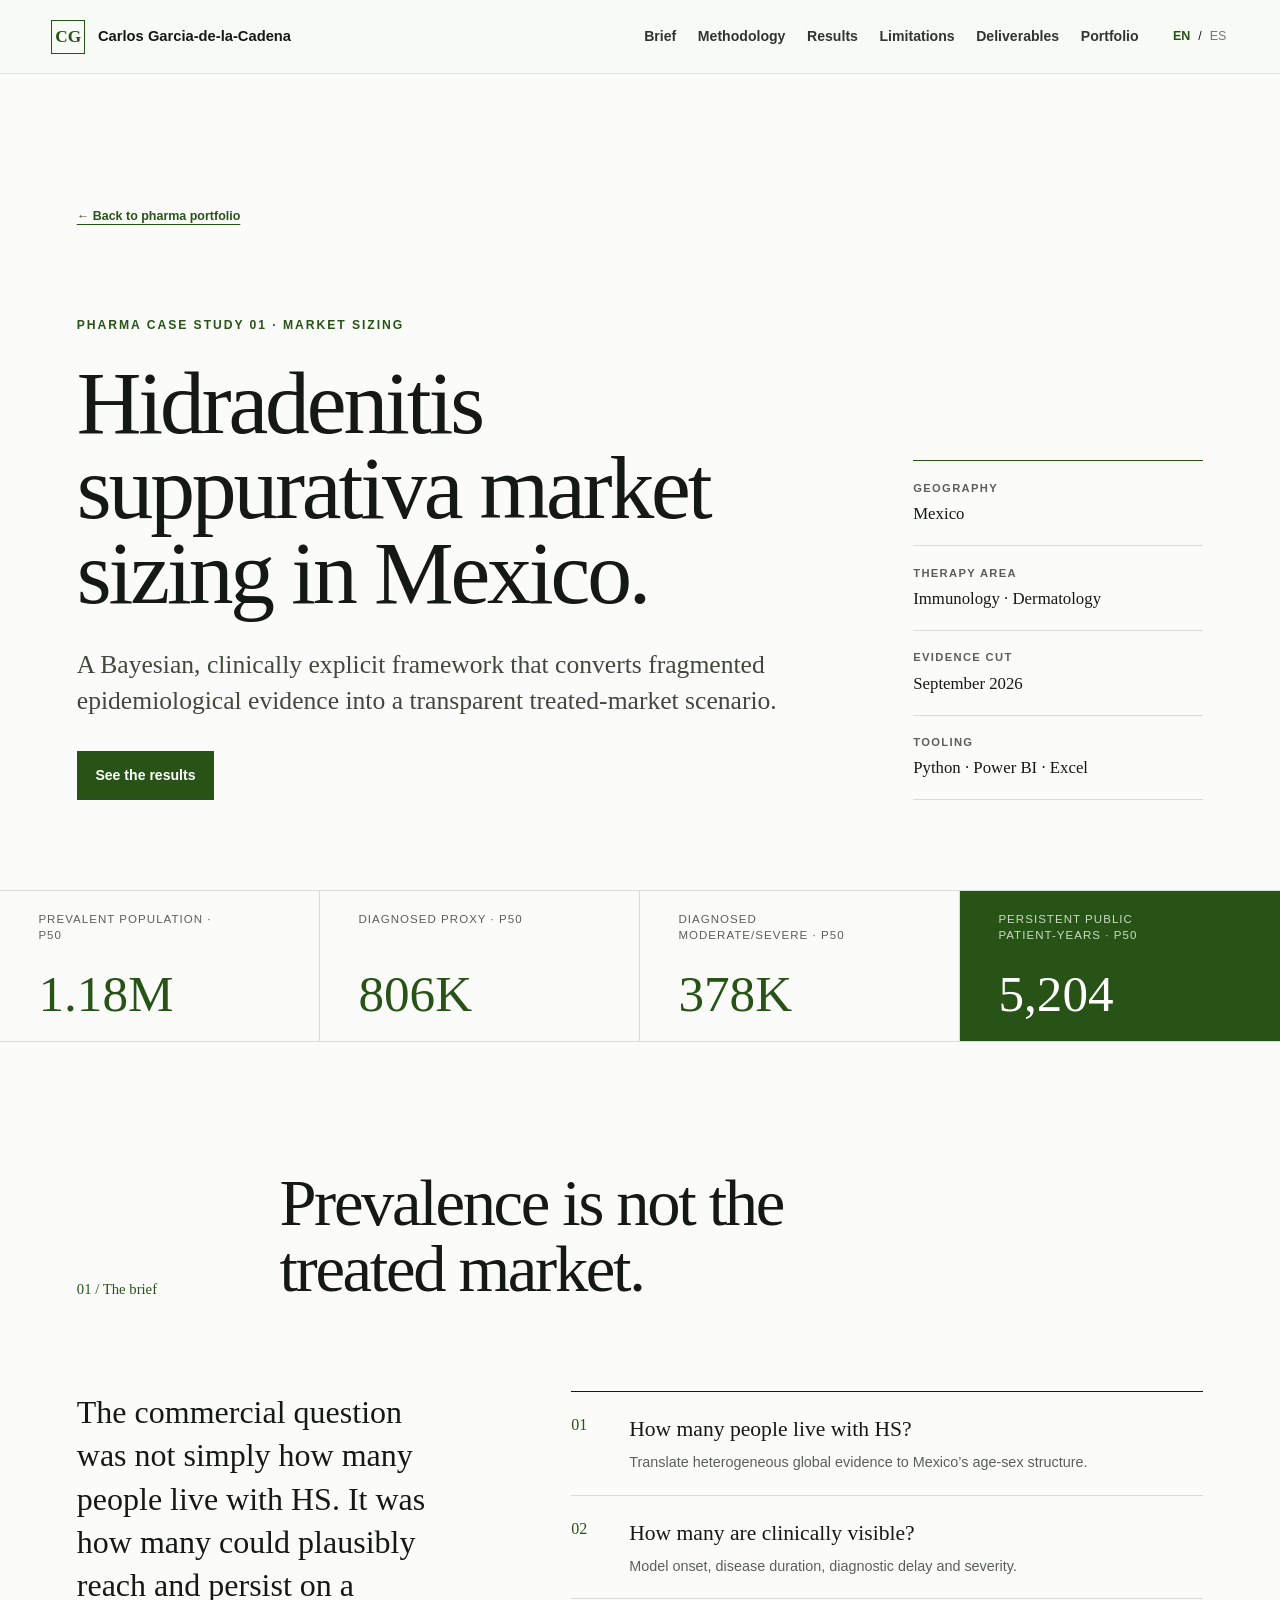
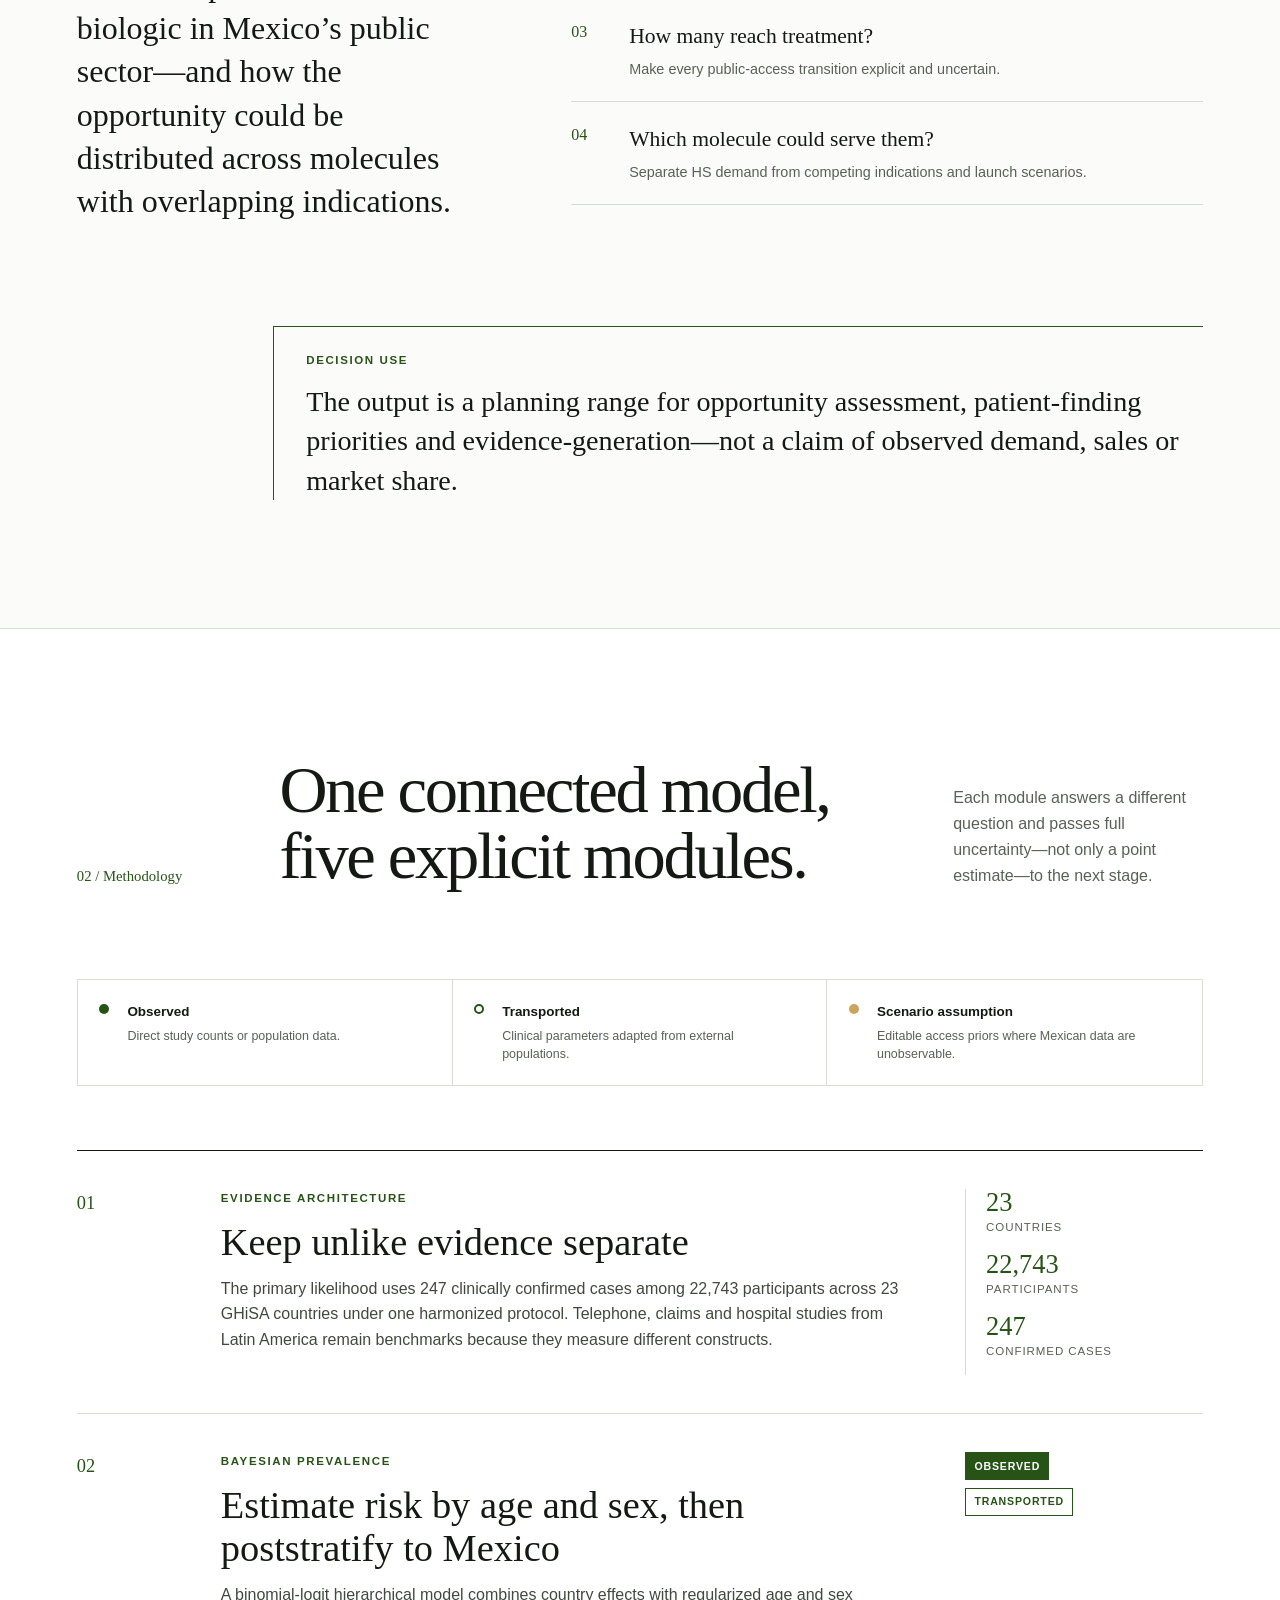
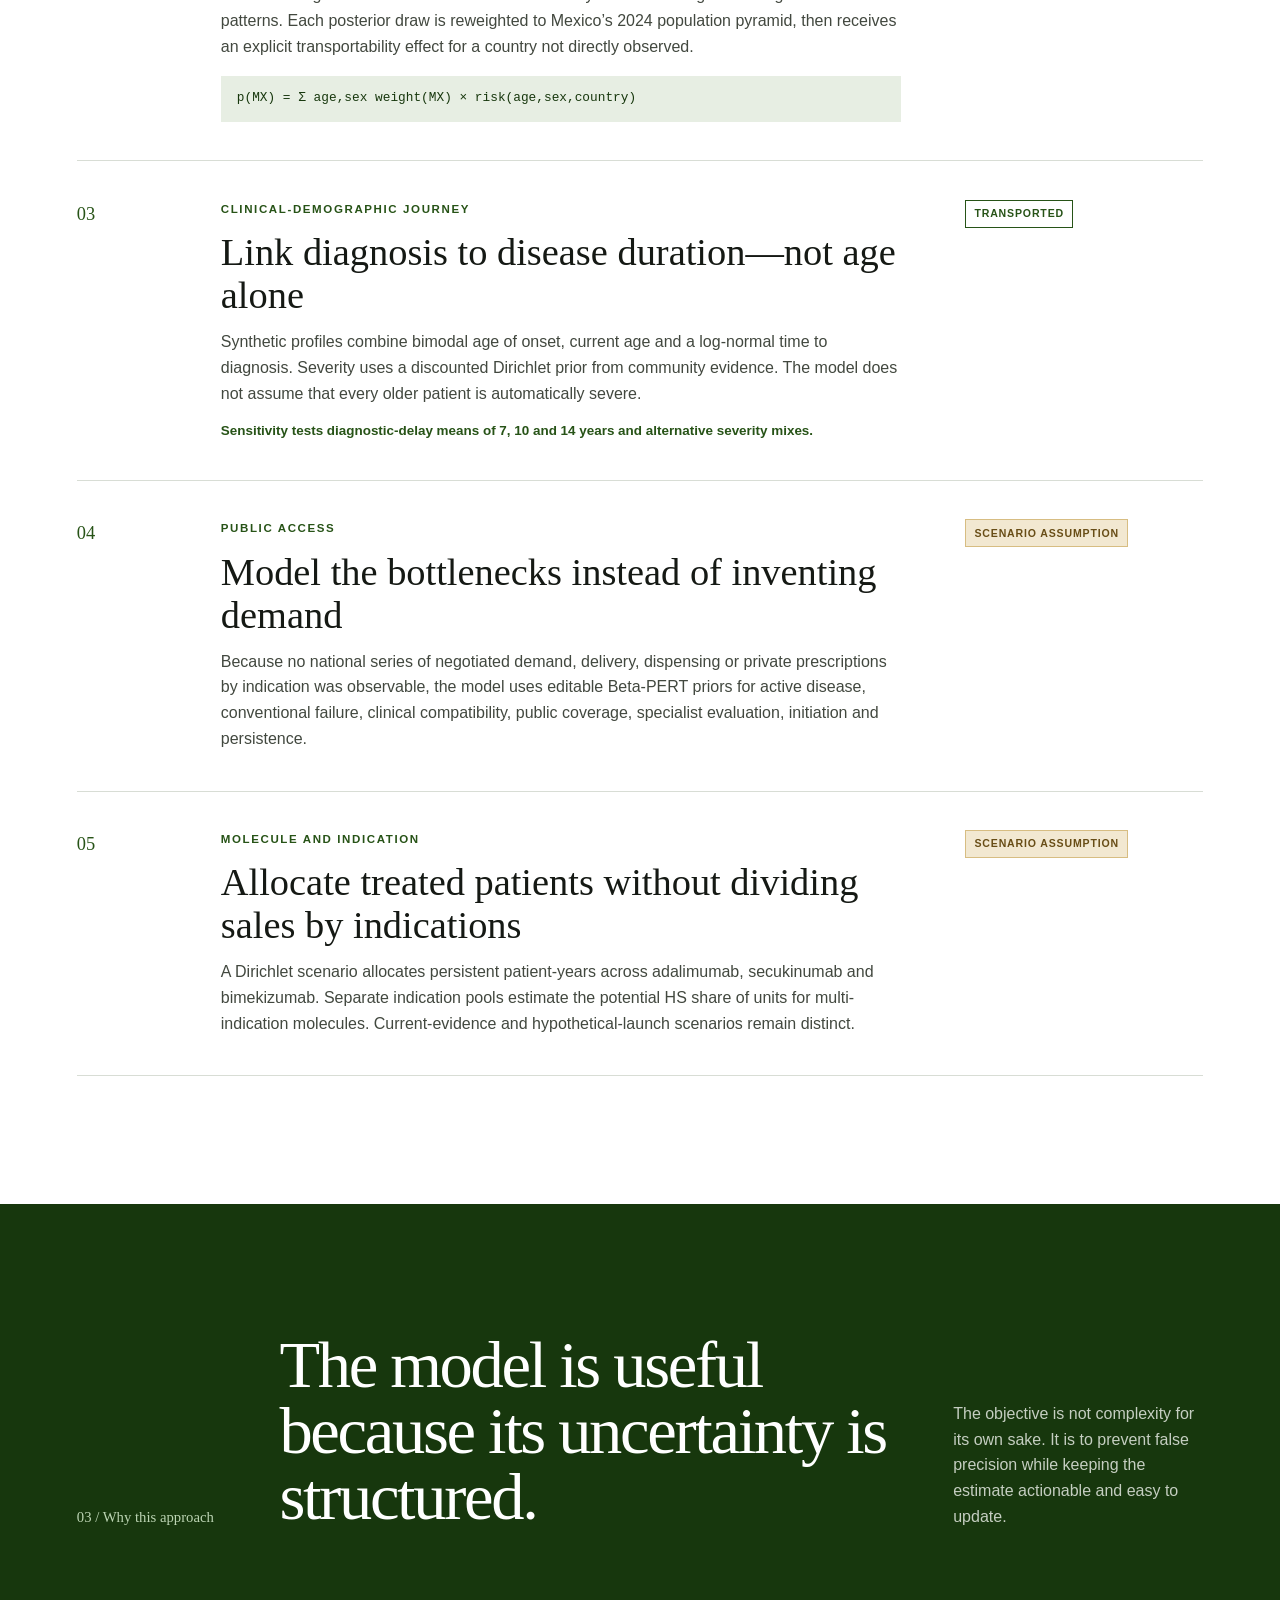
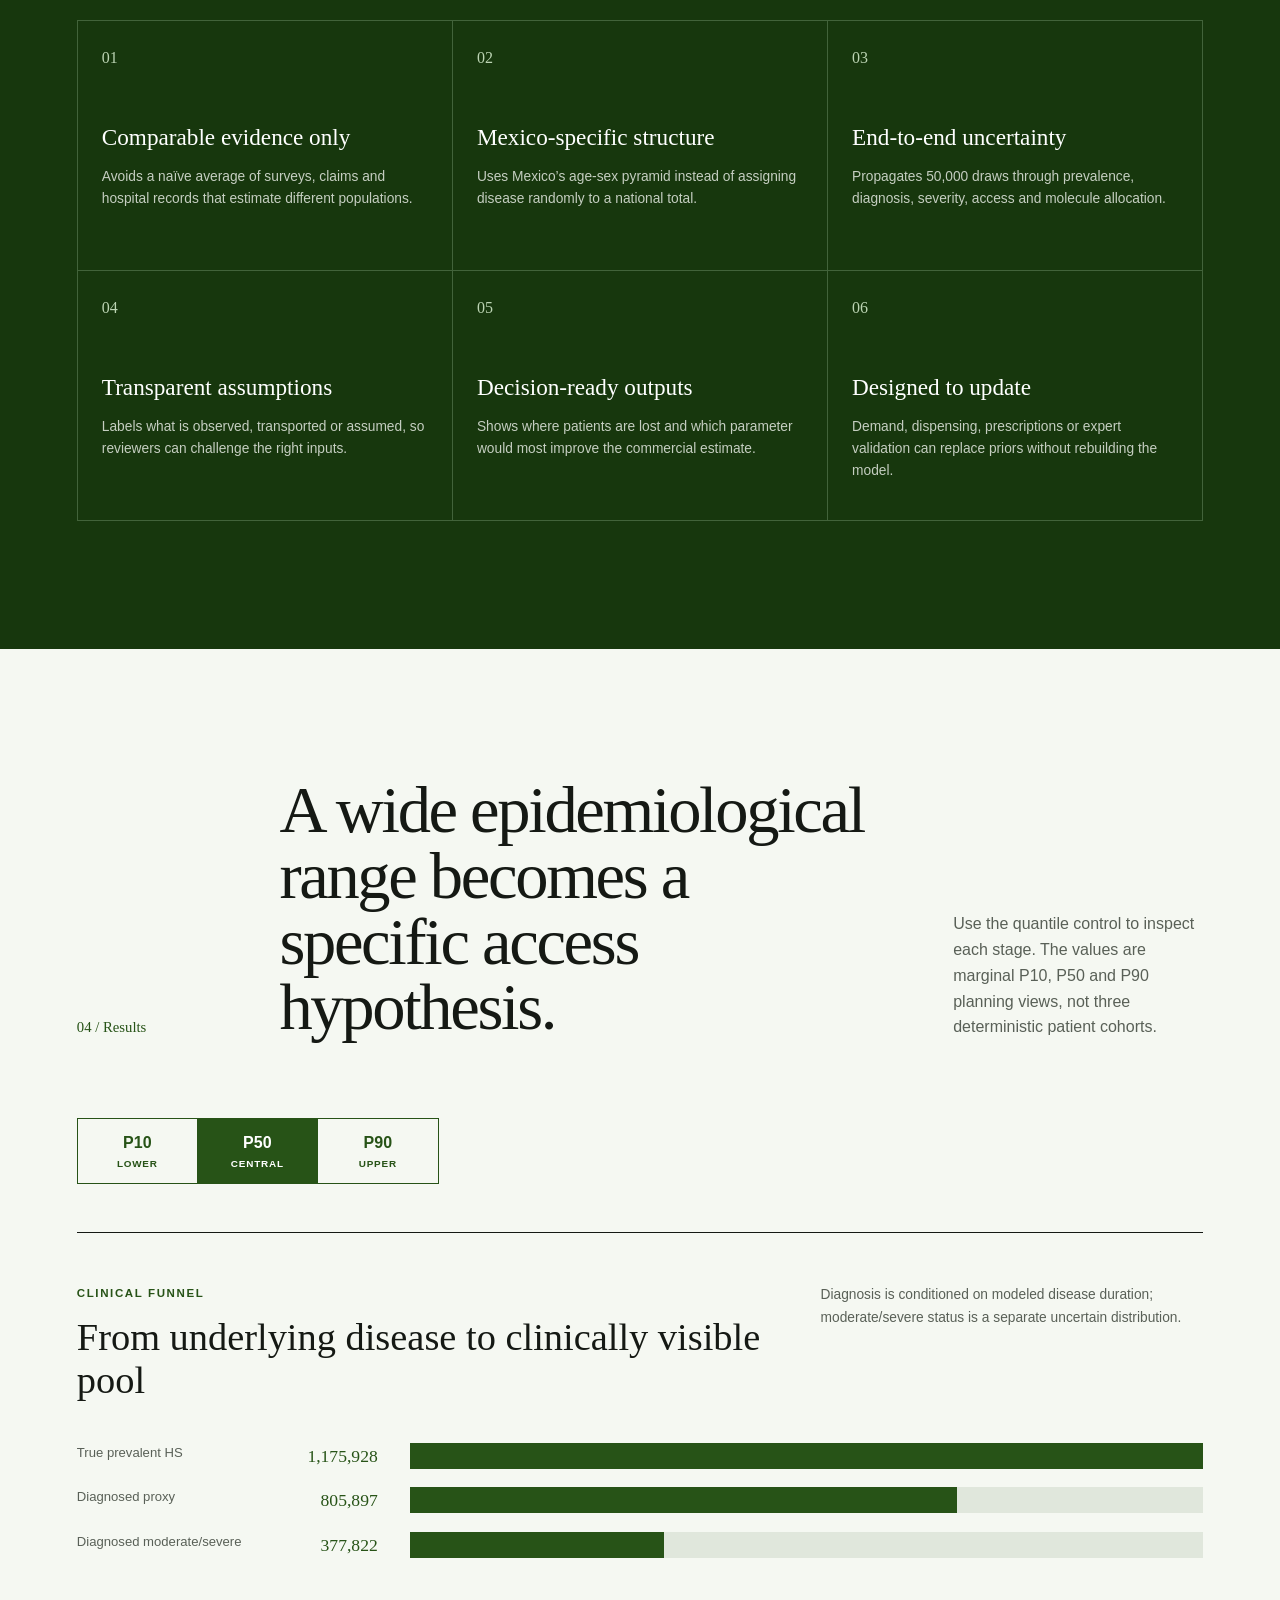
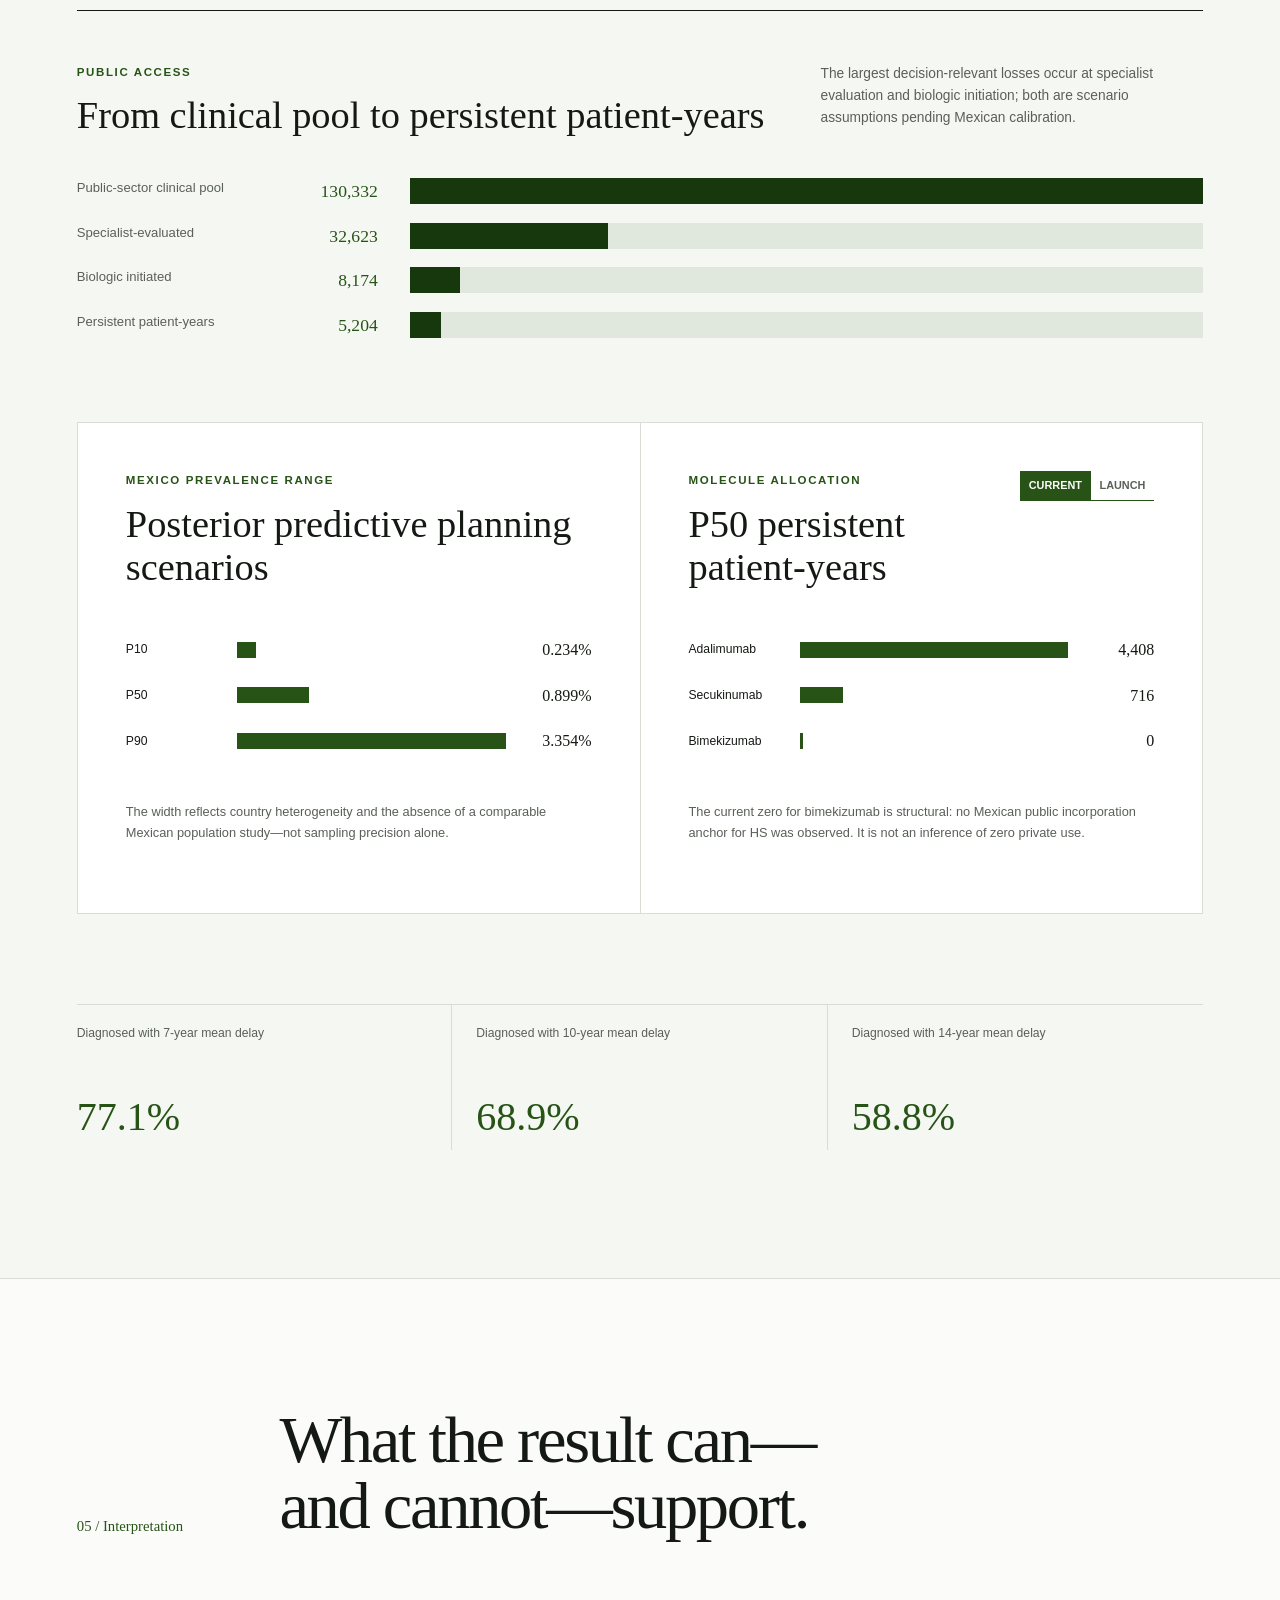
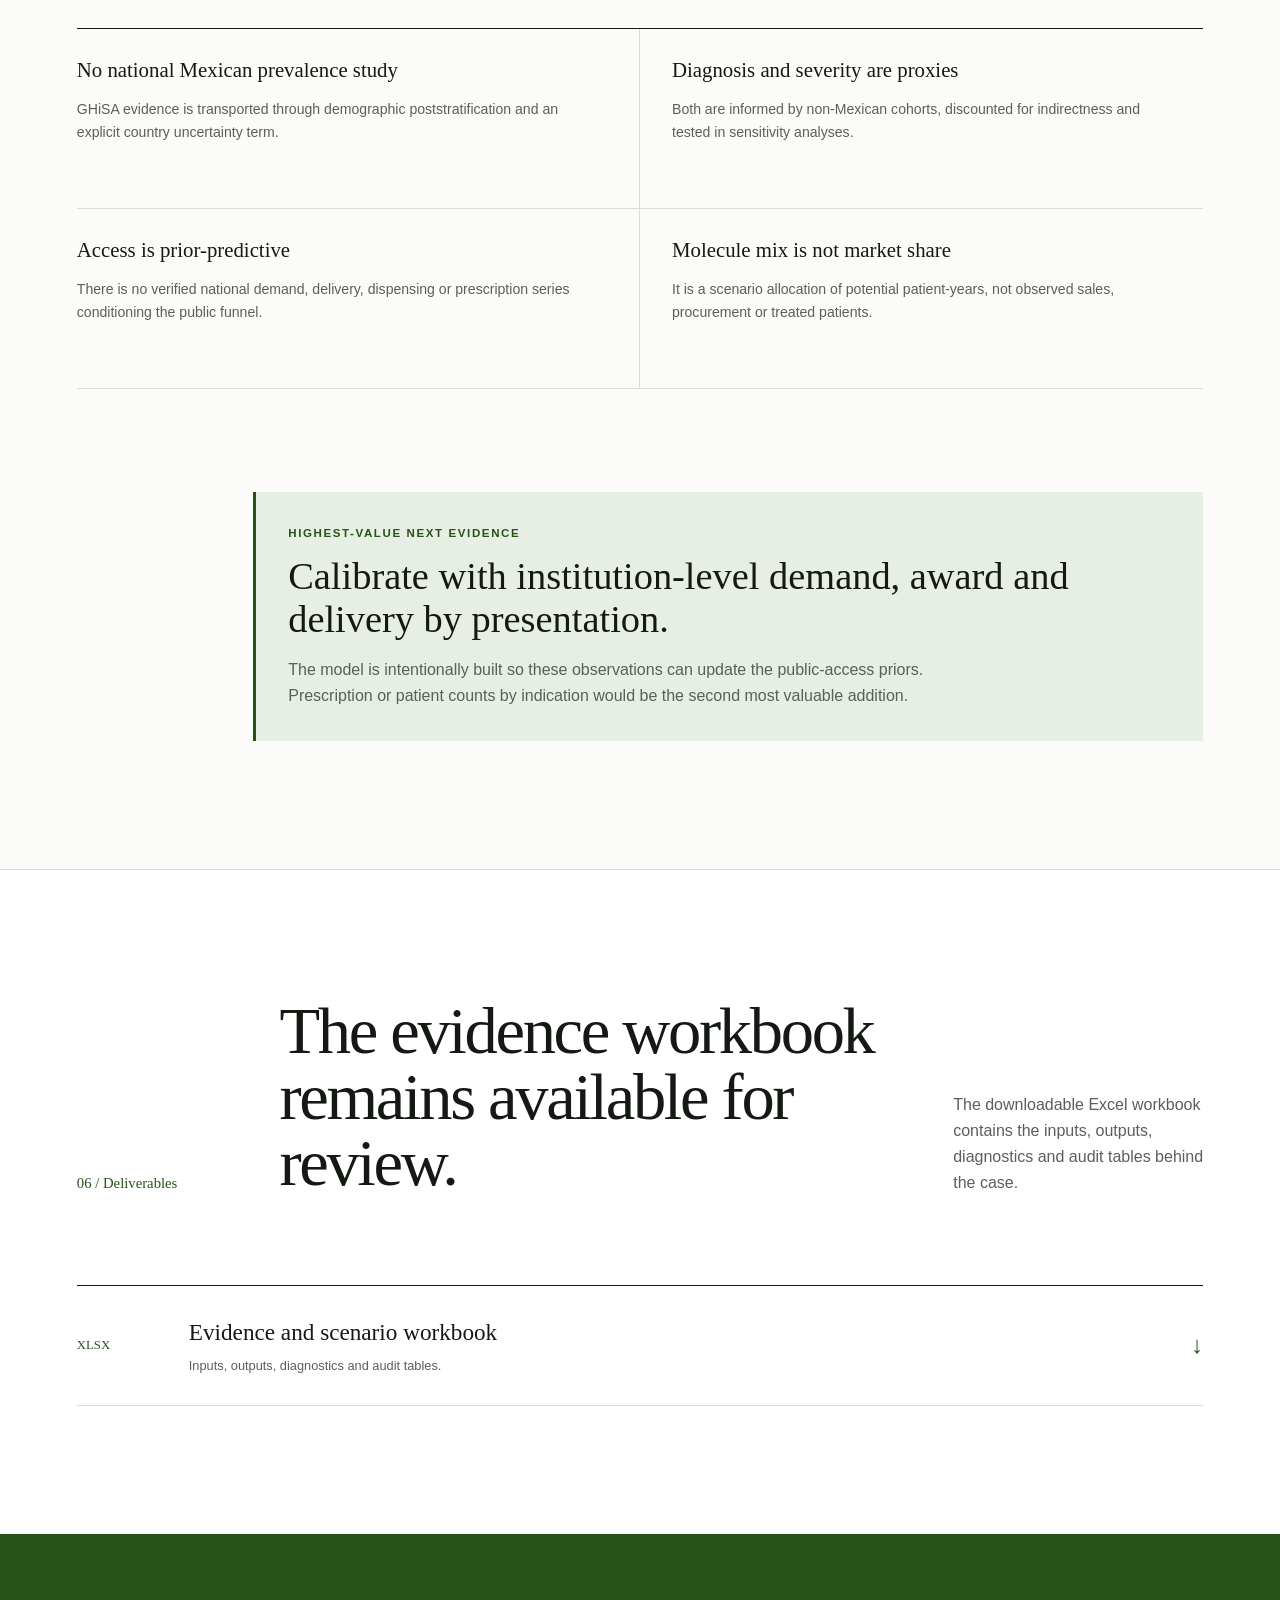
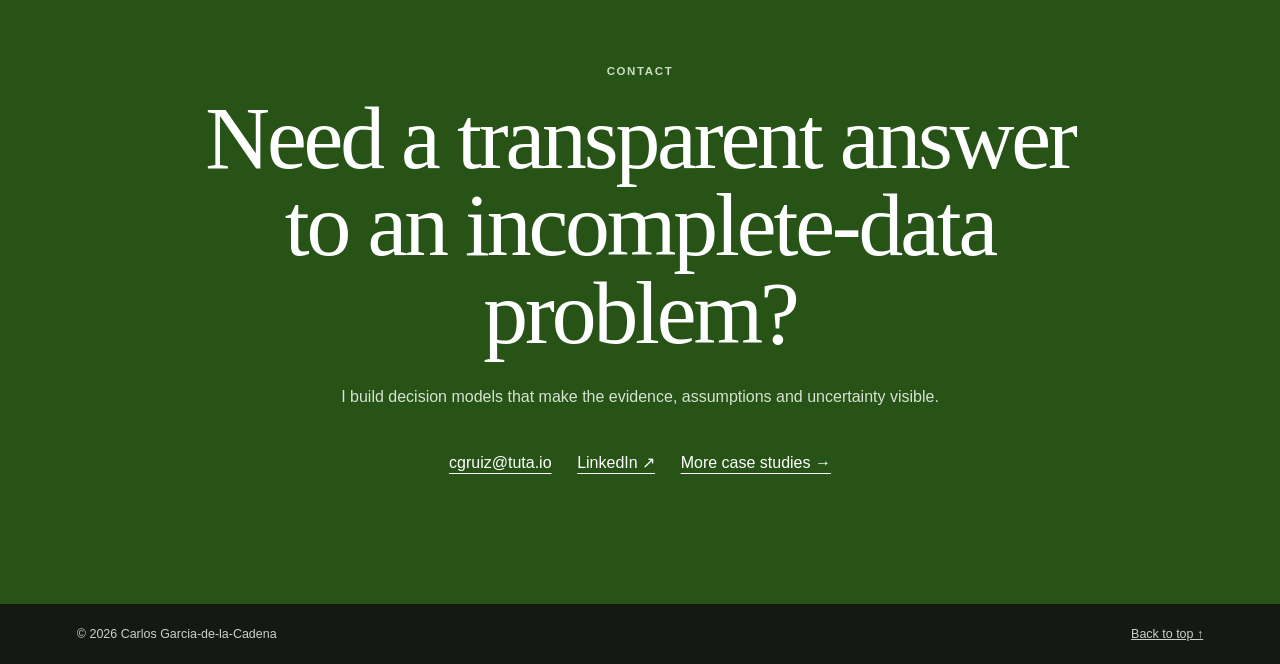
<file: hs-market-sizing.html>
<!doctype html>
<html lang="en" data-title-en="HS Market Sizing | Carlos Garcia-de-la-Cadena" data-title-es="Market Sizing de HS | Carlos Garcia-de-la-Cadena">
<head>
  <meta charset="utf-8">
  <meta name="viewport" content="width=device-width, initial-scale=1">
  <meta name="description" content="A Bayesian, clinically explicit market-sizing case study for hidradenitis suppurativa in Mexico.">
  <meta name="color-scheme" content="light">
  <meta name="theme-color" content="#275317">
  <title>HS Market Sizing | Carlos Garcia-de-la-Cadena</title>
  <link rel="icon" type="image/svg+xml" href="favicon.svg">
  <link rel="stylesheet" href="styles.css">
  <script src="hs-case.js" defer></script>
  <script src="script.js" defer></script>
</head>
<body class="case-study-page">
  <a class="skip-link" href="#main" data-i18n="skip">Skip to content</a>

  <header class="site-header">
    <a class="wordmark" href="index.html#top" aria-label="Carlos Garcia-de-la-Cadena — home">
      <span>CG</span>
      <span class="wordmark-name">Carlos Garcia-de-la-Cadena</span>
    </a>
    <button class="menu-toggle" type="button" aria-expanded="false" aria-controls="site-nav">
      <span class="sr-only" data-i18n="menu">Open menu</span>
      <span></span><span></span>
    </button>
    <nav class="site-nav" id="site-nav" aria-label="Case study navigation">
      <a href="#brief" data-i18n="caseNavBrief">Brief</a>
      <a href="#method" data-i18n="caseNavMethod">Methodology</a>
      <a href="#results" data-i18n="caseNavResults">Results</a>
      <a href="#limitations" data-i18n="caseNavLimits">Limitations</a>
      <a href="#deliverables" data-i18n="caseNavFiles">Deliverables</a>
      <a href="index.html#pharma" data-i18n="caseNavPortfolio">Portfolio</a>
    </nav>
    <div class="language-switch" role="group" aria-label="Language">
      <button type="button" data-lang="en" aria-pressed="true">EN</button>
      <span aria-hidden="true">/</span>
      <button type="button" data-lang="es" aria-pressed="false">ES</button>
    </div>
  </header>

  <main id="main">
    <section class="case-hero" id="top">
      <div class="case-hero-main reveal">
        <a class="case-back" href="index.html#pharma" data-i18n="backPortfolio">← Back to pharma portfolio</a>
        <p class="hero-kicker" data-i18n="caseKicker">Pharma case study 01 · Market sizing</p>
        <h1 data-i18n="caseTitle">Hidradenitis suppurativa market sizing in Mexico.</h1>
        <p class="case-deck" data-i18n="caseDeck">A Bayesian, clinically explicit framework that converts fragmented epidemiological evidence into a transparent treated-market scenario.</p>
        <div class="hero-actions">
          <a class="button button-primary" href="#results" data-i18n="seeResults">See the results</a>
        </div>
      </div>
      <aside class="case-hero-aside reveal" aria-label="Case study facts">
        <div><span data-i18n="geography">Geography</span><strong>Mexico</strong></div>
        <div><span data-i18n="therapyArea">Therapy area</span><strong data-i18n="immunoderm">Immunology · Dermatology</strong></div>
        <div><span data-i18n="evidenceCut">Evidence cut</span><strong data-i18n="sept2026">September 2026</strong></div>
        <div><span data-i18n="tooling">Tooling</span><strong>Python · Power BI · Excel</strong></div>
      </aside>
    </section>

    <section class="case-snapshot reveal" aria-label="Executive result">
      <div>
        <span data-i18n="prevalentP50">Prevalent population · P50</span>
        <strong>1.18M</strong>
      </div>
      <div>
        <span data-i18n="diagnosedP50">Diagnosed proxy · P50</span>
        <strong>806K</strong>
      </div>
      <div>
        <span data-i18n="moderateP50">Diagnosed moderate/severe · P50</span>
        <strong>378K</strong>
      </div>
      <div class="snapshot-accent">
        <span data-i18n="persistentP50">Persistent public patient-years · P50</span>
        <strong>5,204</strong>
      </div>
    </section>

    <section class="case-section" id="brief">
      <div class="case-section-head reveal">
        <p class="case-index">01 / <span data-i18n="briefLabel">The brief</span></p>
        <h2 data-i18n="briefTitle">Prevalence is not the treated market.</h2>
      </div>
      <div class="case-two-col">
        <div class="case-lede reveal">
          <p data-i18n="briefLede">The commercial question was not simply how many people live with HS. It was how many could plausibly reach and persist on a biologic in Mexico’s public sector—and how the opportunity could be distributed across molecules with overlapping indications.</p>
        </div>
        <div class="brief-list reveal">
          <article><span>01</span><div><h3 data-i18n="briefQ1">How many people live with HS?</h3><p data-i18n="briefA1">Translate heterogeneous global evidence to Mexico’s age-sex structure.</p></div></article>
          <article><span>02</span><div><h3 data-i18n="briefQ2">How many are clinically visible?</h3><p data-i18n="briefA2">Model onset, disease duration, diagnostic delay and severity.</p></div></article>
          <article><span>03</span><div><h3 data-i18n="briefQ3">How many reach treatment?</h3><p data-i18n="briefA3">Make every public-access transition explicit and uncertain.</p></div></article>
          <article><span>04</span><div><h3 data-i18n="briefQ4">Which molecule could serve them?</h3><p data-i18n="briefA4">Separate HS demand from competing indications and launch scenarios.</p></div></article>
        </div>
      </div>
      <div class="case-callout reveal">
        <p class="eyebrow" data-i18n="decisionUse">Decision use</p>
        <p data-i18n="decisionUseText">The output is a planning range for opportunity assessment, patient-finding priorities and evidence-generation—not a claim of observed demand, sales or market share.</p>
      </div>
    </section>

    <section class="case-section method-section" id="method">
      <div class="case-section-head reveal">
        <p class="case-index">02 / <span data-i18n="methodLabel">Methodology</span></p>
        <h2 data-i18n="methodTitle">One connected model, five explicit modules.</h2>
        <p data-i18n="methodIntro">Each module answers a different question and passes full uncertainty—not only a point estimate—to the next stage.</p>
      </div>

      <div class="evidence-legend reveal" aria-label="Evidence classification">
        <div><span class="legend-dot observed"></span><strong data-i18n="observed">Observed</strong><p data-i18n="observedText">Direct study counts or population data.</p></div>
        <div><span class="legend-dot transported"></span><strong data-i18n="transported">Transported</strong><p data-i18n="transportedText">Clinical parameters adapted from external populations.</p></div>
        <div><span class="legend-dot assumed"></span><strong data-i18n="assumed">Scenario assumption</strong><p data-i18n="assumedText">Editable access priors where Mexican data are unobservable.</p></div>
      </div>

      <div class="method-steps">
        <article class="method-step reveal">
          <div class="method-number">01</div>
          <div class="method-copy">
            <p class="eyebrow" data-i18n="method1Tag">Evidence architecture</p>
            <h3 data-i18n="method1Title">Keep unlike evidence separate</h3>
            <p data-i18n="method1Text">The primary likelihood uses 247 clinically confirmed cases among 22,743 participants across 23 GHiSA countries under one harmonized protocol. Telephone, claims and hospital studies from Latin America remain benchmarks because they measure different constructs.</p>
          </div>
          <div class="method-proof">
            <strong>23</strong><span data-i18n="countries">countries</span>
            <strong>22,743</strong><span data-i18n="participants">participants</span>
            <strong>247</strong><span data-i18n="confirmedCases">confirmed cases</span>
          </div>
        </article>

        <article class="method-step reveal">
          <div class="method-number">02</div>
          <div class="method-copy">
            <p class="eyebrow" data-i18n="method2Tag">Bayesian prevalence</p>
            <h3 data-i18n="method2Title">Estimate risk by age and sex, then poststratify to Mexico</h3>
            <p data-i18n="method2Text">A binomial-logit hierarchical model combines country effects with regularized age and sex patterns. Each posterior draw is reweighted to Mexico’s 2024 population pyramid, then receives an explicit transportability effect for a country not directly observed.</p>
            <code>p(MX) = Σ age,sex weight(MX) × risk(age,sex,country)</code>
          </div>
          <div class="method-status">
            <span class="status observed" data-i18n="observed">Observed</span>
            <span class="status transported" data-i18n="transported">Transported</span>
          </div>
        </article>

        <article class="method-step reveal">
          <div class="method-number">03</div>
          <div class="method-copy">
            <p class="eyebrow" data-i18n="method3Tag">Clinical-demographic journey</p>
            <h3 data-i18n="method3Title">Link diagnosis to disease duration—not age alone</h3>
            <p data-i18n="method3Text">Synthetic profiles combine bimodal age of onset, current age and a log-normal time to diagnosis. Severity uses a discounted Dirichlet prior from community evidence. The model does not assume that every older patient is automatically severe.</p>
            <p class="method-note" data-i18n="method3Note">Sensitivity tests diagnostic-delay means of 7, 10 and 14 years and alternative severity mixes.</p>
          </div>
          <div class="method-status">
            <span class="status transported" data-i18n="transported">Transported</span>
          </div>
        </article>

        <article class="method-step reveal">
          <div class="method-number">04</div>
          <div class="method-copy">
            <p class="eyebrow" data-i18n="method4Tag">Public access</p>
            <h3 data-i18n="method4Title">Model the bottlenecks instead of inventing demand</h3>
            <p data-i18n="method4Text">Because no national series of negotiated demand, delivery, dispensing or private prescriptions by indication was observable, the model uses editable Beta-PERT priors for active disease, conventional failure, clinical compatibility, public coverage, specialist evaluation, initiation and persistence.</p>
          </div>
          <div class="method-status">
            <span class="status assumed" data-i18n="assumed">Scenario assumption</span>
          </div>
        </article>

        <article class="method-step reveal">
          <div class="method-number">05</div>
          <div class="method-copy">
            <p class="eyebrow" data-i18n="method5Tag">Molecule and indication</p>
            <h3 data-i18n="method5Title">Allocate treated patients without dividing sales by indications</h3>
            <p data-i18n="method5Text">A Dirichlet scenario allocates persistent patient-years across adalimumab, secukinumab and bimekizumab. Separate indication pools estimate the potential HS share of units for multi-indication molecules. Current-evidence and hypothetical-launch scenarios remain distinct.</p>
          </div>
          <div class="method-status">
            <span class="status assumed" data-i18n="assumed">Scenario assumption</span>
          </div>
        </article>
      </div>
    </section>

    <section class="case-benefits">
      <div class="case-benefits-intro reveal">
        <p class="case-index">03 / <span data-i18n="benefitsLabel">Why this approach</span></p>
        <h2 data-i18n="benefitsTitle">The model is useful because its uncertainty is structured.</h2>
        <p data-i18n="benefitsIntro">The objective is not complexity for its own sake. It is to prevent false precision while keeping the estimate actionable and easy to update.</p>
      </div>
      <div class="benefit-grid">
        <article class="reveal"><span>01</span><h3 data-i18n="benefit1Title">Comparable evidence only</h3><p data-i18n="benefit1Text">Avoids a naïve average of surveys, claims and hospital records that estimate different populations.</p></article>
        <article class="reveal"><span>02</span><h3 data-i18n="benefit2Title">Mexico-specific structure</h3><p data-i18n="benefit2Text">Uses Mexico’s age-sex pyramid instead of assigning disease randomly to a national total.</p></article>
        <article class="reveal"><span>03</span><h3 data-i18n="benefit3Title">End-to-end uncertainty</h3><p data-i18n="benefit3Text">Propagates 50,000 draws through prevalence, diagnosis, severity, access and molecule allocation.</p></article>
        <article class="reveal"><span>04</span><h3 data-i18n="benefit4Title">Transparent assumptions</h3><p data-i18n="benefit4Text">Labels what is observed, transported or assumed, so reviewers can challenge the right inputs.</p></article>
        <article class="reveal"><span>05</span><h3 data-i18n="benefit5Title">Decision-ready outputs</h3><p data-i18n="benefit5Text">Shows where patients are lost and which parameter would most improve the commercial estimate.</p></article>
        <article class="reveal"><span>06</span><h3 data-i18n="benefit6Title">Designed to update</h3><p data-i18n="benefit6Text">Demand, dispensing, prescriptions or expert validation can replace priors without rebuilding the model.</p></article>
      </div>
    </section>

    <section class="case-section results-section" id="results">
      <div class="case-section-head reveal">
        <p class="case-index">04 / <span data-i18n="resultsLabel">Results</span></p>
        <h2 data-i18n="resultsTitle">A wide epidemiological range becomes a specific access hypothesis.</h2>
        <p data-i18n="resultsIntro">Use the quantile control to inspect each stage. The values are marginal P10, P50 and P90 planning views, not three deterministic patient cohorts.</p>
      </div>

      <div class="quantile-switch reveal" role="group" aria-label="Planning quantile">
        <button type="button" data-quantile="p10" aria-pressed="false">P10 <span data-i18n="lower">Lower</span></button>
        <button type="button" data-quantile="p50" aria-pressed="true">P50 <span data-i18n="central">Central</span></button>
        <button type="button" data-quantile="p90" aria-pressed="false">P90 <span data-i18n="upper">Upper</span></button>
      </div>

      <div class="result-block reveal">
        <div class="result-heading">
          <div><p class="eyebrow" data-i18n="clinicalFunnel">Clinical funnel</p><h3 data-i18n="fromDisease">From underlying disease to clinically visible pool</h3></div>
          <p data-i18n="clinicalNote">Diagnosis is conditioned on modeled disease duration; moderate/severe status is a separate uncertain distribution.</p>
        </div>
        <div class="funnel-chart clinical-chart">
          <div class="funnel-row"><div class="funnel-label"><span data-i18n="truePrevalent">True prevalent HS</span><strong data-result="prevalent">1,175,928</strong></div><div class="funnel-track"><i style="--width:100%"></i></div></div>
          <div class="funnel-row"><div class="funnel-label"><span data-i18n="diagnosedProxy">Diagnosed proxy</span><strong data-result="diagnosed">805,897</strong></div><div class="funnel-track"><i style="--width:69%"></i></div></div>
          <div class="funnel-row"><div class="funnel-label"><span data-i18n="diagnosedModSev">Diagnosed moderate/severe</span><strong data-result="moderate">377,822</strong></div><div class="funnel-track"><i style="--width:32%"></i></div></div>
        </div>
      </div>

      <div class="result-block reveal">
        <div class="result-heading">
          <div><p class="eyebrow" data-i18n="publicAccess">Public access</p><h3 data-i18n="fromEligible">From clinical pool to persistent patient-years</h3></div>
          <p data-i18n="accessNote">The largest decision-relevant losses occur at specialist evaluation and biologic initiation; both are scenario assumptions pending Mexican calibration.</p>
        </div>
        <div class="funnel-chart access-chart">
          <div class="funnel-row"><div class="funnel-label"><span data-i18n="publicPool">Public-sector clinical pool</span><strong data-result="public">130,332</strong></div><div class="funnel-track"><i style="--width:100%"></i></div></div>
          <div class="funnel-row"><div class="funnel-label"><span data-i18n="specialist">Specialist-evaluated</span><strong data-result="specialist">32,623</strong></div><div class="funnel-track"><i style="--width:25%"></i></div></div>
          <div class="funnel-row"><div class="funnel-label"><span data-i18n="initiated">Biologic initiated</span><strong data-result="initiated">8,174</strong></div><div class="funnel-track"><i style="--width:6.3%"></i></div></div>
          <div class="funnel-row"><div class="funnel-label"><span data-i18n="persistent">Persistent patient-years</span><strong data-result="persistent">5,204</strong></div><div class="funnel-track"><i style="--width:4%"></i></div></div>
        </div>
      </div>

      <div class="result-grid">
        <article class="result-card reveal">
          <p class="eyebrow" data-i18n="prevalenceRange">Mexico prevalence range</p>
          <h3 data-i18n="posteriorTitle">Posterior predictive planning scenarios</h3>
          <div class="prevalence-bars">
            <div><span>P10</span><i style="--width:7%"></i><strong>0.234%</strong></div>
            <div><span>P50</span><i style="--width:27%"></i><strong>0.899%</strong></div>
            <div><span>P90</span><i style="--width:100%"></i><strong>3.354%</strong></div>
          </div>
          <p class="chart-caption" data-i18n="posteriorCaption">The width reflects country heterogeneity and the absence of a comparable Mexican population study—not sampling precision alone.</p>
        </article>

        <article class="result-card reveal">
          <div class="molecule-card-head">
            <div><p class="eyebrow" data-i18n="moleculeMix">Molecule allocation</p><h3 data-i18n="patientYearsP50">P50 persistent patient-years</h3></div>
            <div class="scenario-switch" role="group" aria-label="Molecule scenario">
              <button type="button" data-scenario="current" aria-pressed="true" data-i18n="current">Current</button>
              <button type="button" data-scenario="launch" aria-pressed="false" data-i18n="launch">Launch</button>
            </div>
          </div>
          <div class="molecule-bars">
            <div><span>Adalimumab</span><i data-molecule-bar="adalimumab" style="--width:100%"></i><strong data-molecule="adalimumab">4,408</strong></div>
            <div><span>Secukinumab</span><i data-molecule-bar="secukinumab" style="--width:16.2%"></i><strong data-molecule="secukinumab">716</strong></div>
            <div><span>Bimekizumab</span><i data-molecule-bar="bimekizumab" style="--width:0%"></i><strong data-molecule="bimekizumab">0</strong></div>
          </div>
          <p class="chart-caption" data-i18n="moleculeCaption">The current zero for bimekizumab is structural: no Mexican public incorporation anchor for HS was observed. It is not an inference of zero private use.</p>
        </article>
      </div>

      <div class="insight-strip reveal">
        <div><span data-i18n="delay7">Diagnosed with 7-year mean delay</span><strong>77.1%</strong></div>
        <div><span data-i18n="delay10">Diagnosed with 10-year mean delay</span><strong>68.9%</strong></div>
        <div><span data-i18n="delay14">Diagnosed with 14-year mean delay</span><strong>58.8%</strong></div>
      </div>
    </section>

    <section class="case-section limitations-section" id="limitations">
      <div class="case-section-head reveal">
        <p class="case-index">05 / <span data-i18n="limitsLabel">Interpretation</span></p>
        <h2 data-i18n="limitsTitle">What the result can—and cannot—support.</h2>
      </div>
      <div class="limitations-grid">
        <article class="reveal"><strong data-i18n="limit1Title">No national Mexican prevalence study</strong><p data-i18n="limit1Text">GHiSA evidence is transported through demographic poststratification and an explicit country uncertainty term.</p></article>
        <article class="reveal"><strong data-i18n="limit2Title">Diagnosis and severity are proxies</strong><p data-i18n="limit2Text">Both are informed by non-Mexican cohorts, discounted for indirectness and tested in sensitivity analyses.</p></article>
        <article class="reveal"><strong data-i18n="limit3Title">Access is prior-predictive</strong><p data-i18n="limit3Text">There is no verified national demand, delivery, dispensing or prescription series conditioning the public funnel.</p></article>
        <article class="reveal"><strong data-i18n="limit4Title">Molecule mix is not market share</strong><p data-i18n="limit4Text">It is a scenario allocation of potential patient-years, not observed sales, procurement or treated patients.</p></article>
      </div>
      <div class="next-evidence reveal">
        <p class="eyebrow" data-i18n="bestNextEvidence">Highest-value next evidence</p>
        <h3 data-i18n="nextEvidenceTitle">Calibrate with institution-level demand, award and delivery by presentation.</h3>
        <p data-i18n="nextEvidenceText">The model is intentionally built so these observations can update the public-access priors. Prescription or patient counts by indication would be the second most valuable addition.</p>
      </div>
    </section>

    <section class="case-section deliverables-section" id="deliverables">
      <div class="case-section-head reveal">
        <p class="case-index">06 / <span data-i18n="filesLabel">Deliverables</span></p>
        <h2 data-i18n="filesTitle">The evidence workbook remains available for review.</h2>
        <p data-i18n="filesIntro">The downloadable Excel workbook contains the inputs, outputs, diagnostics and audit tables behind the case.</p>
      </div>
      <div class="download-list">
        <a class="download-row reveal" href="HS_market_sizing_evidence.xlsx" download>
          <span class="download-type">XLSX</span>
          <span><strong data-i18n="workbookTitle">Evidence and scenario workbook</strong><small data-i18n="workbookText">Inputs, outputs, diagnostics and audit tables.</small></span>
          <span aria-hidden="true">↓</span>
        </a>
      </div>
    </section>

    <section class="contact case-contact" id="contact">
      <p class="eyebrow reveal" data-i18n="contactLabel">Contact</p>
      <h2 class="reveal" data-i18n="caseContactTitle">Need a transparent answer to an incomplete-data problem?</h2>
      <p class="reveal" data-i18n="caseContactText">I build decision models that make the evidence, assumptions and uncertainty visible.</p>
      <div class="contact-links reveal">
        <a href="mailto:cgruiz@tuta.io">cgruiz@tuta.io</a>
        <a href="https://www.linkedin.com/in/cgruiz0" target="_blank" rel="noreferrer">LinkedIn ↗</a>
        <a href="index.html#pharma" data-i18n="moreCases">More case studies →</a>
      </div>
    </section>
  </main>

  <footer>
    <p>© <span id="year"></span> Carlos Garcia-de-la-Cadena</p>
    <a href="#top" data-i18n="backTop">Back to top ↑</a>
  </footer>
</body>
</html>
</file>
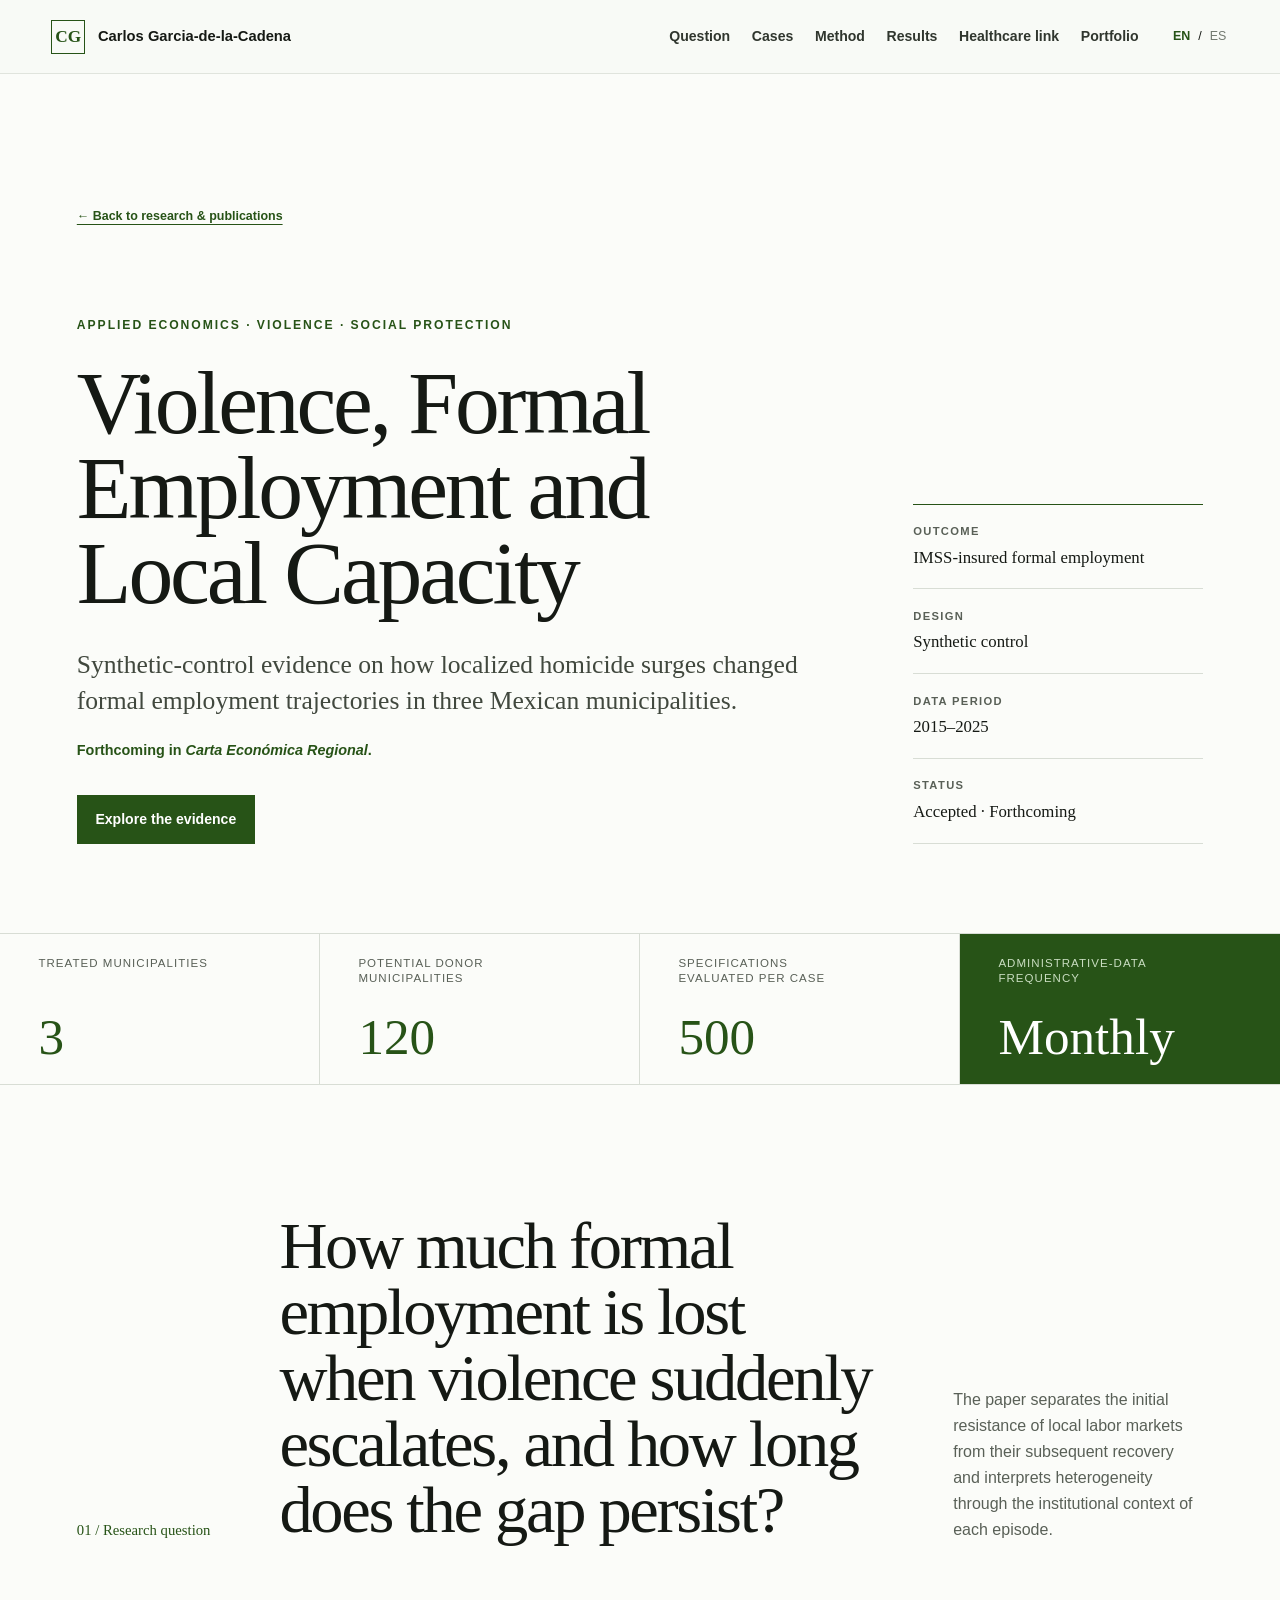
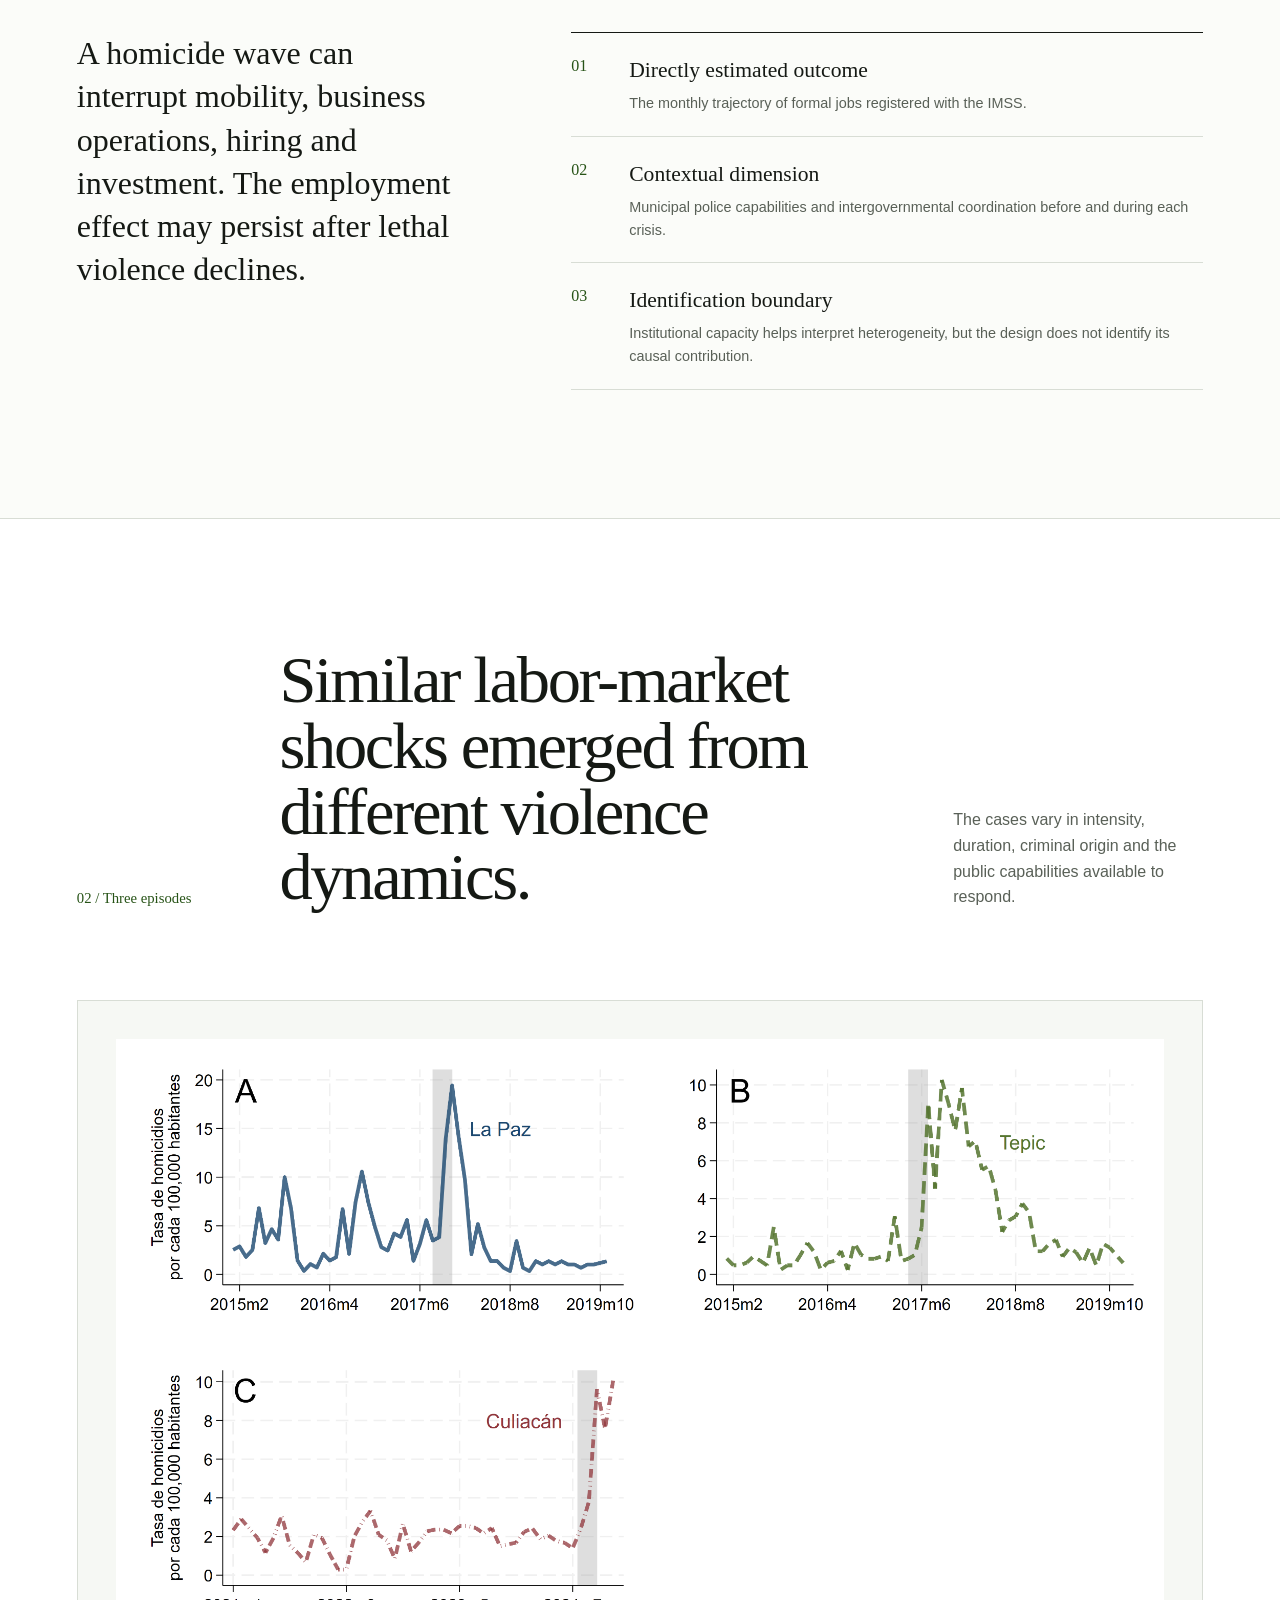
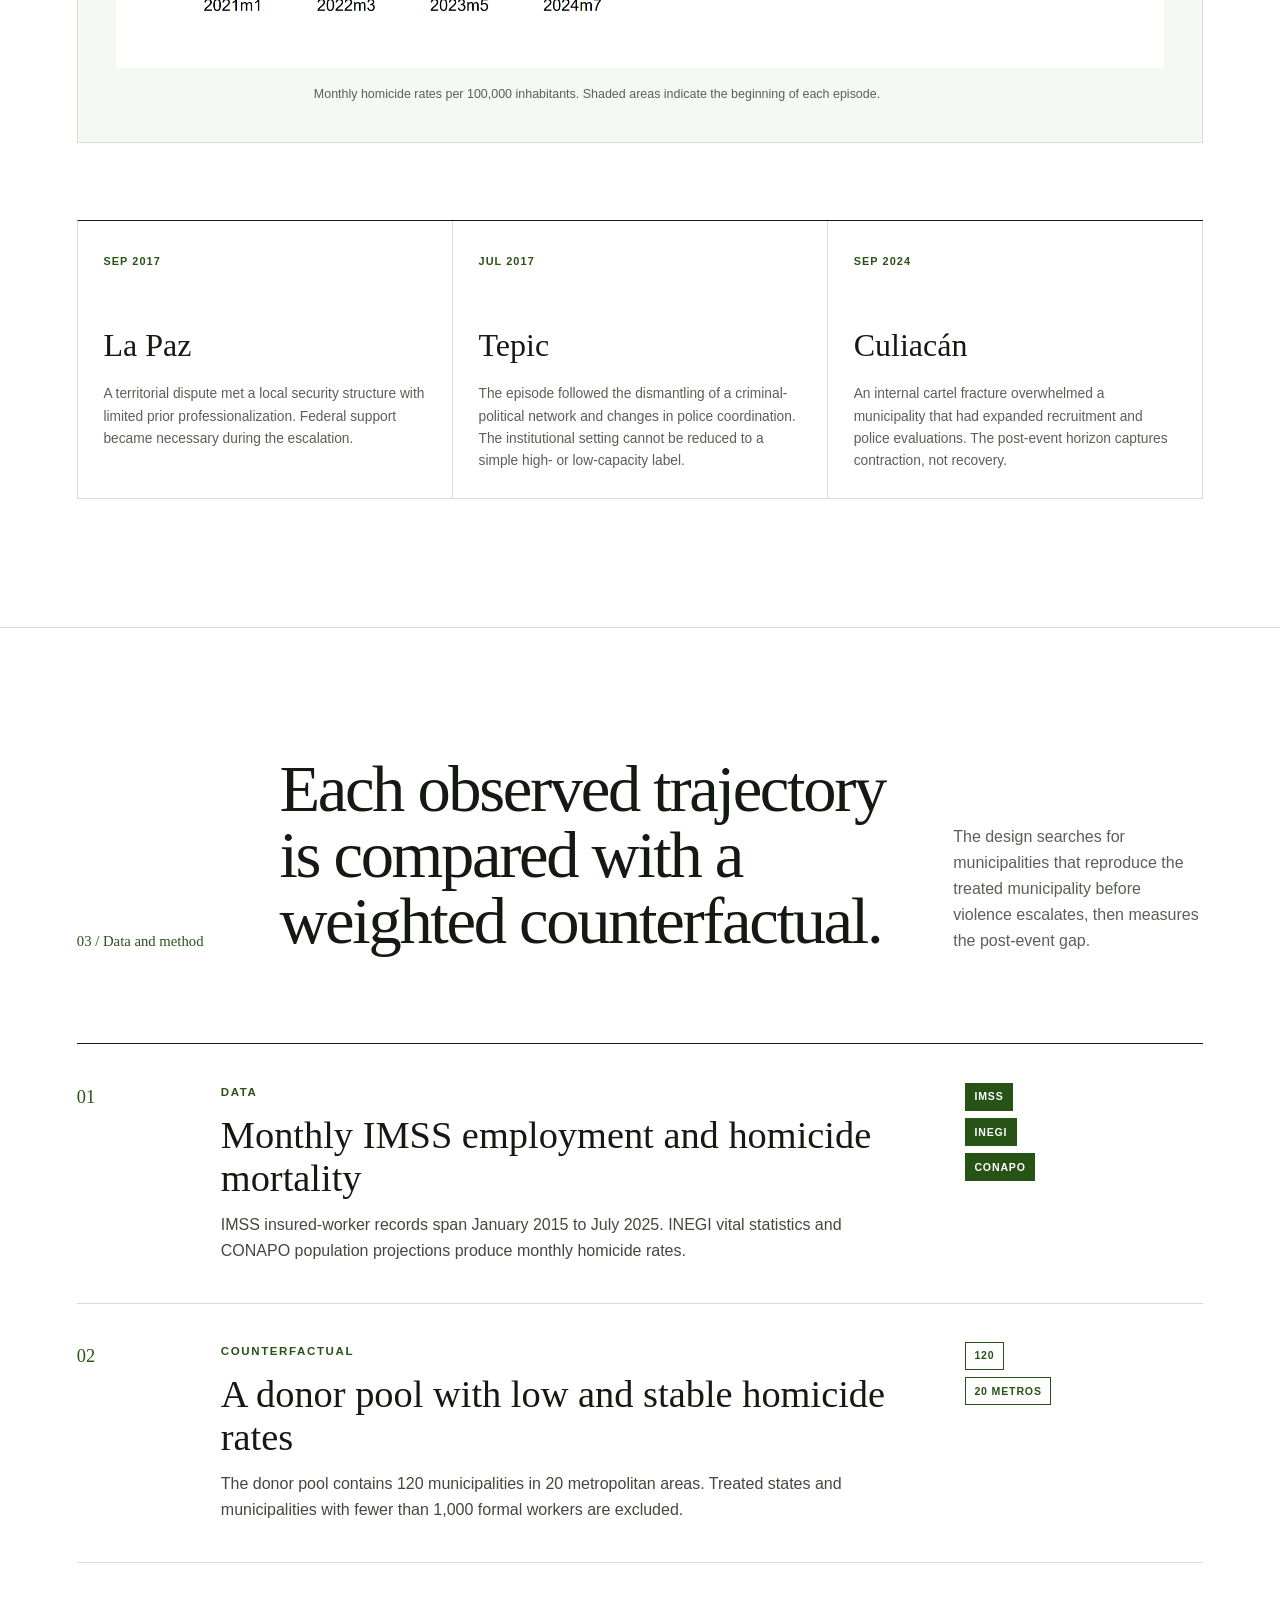
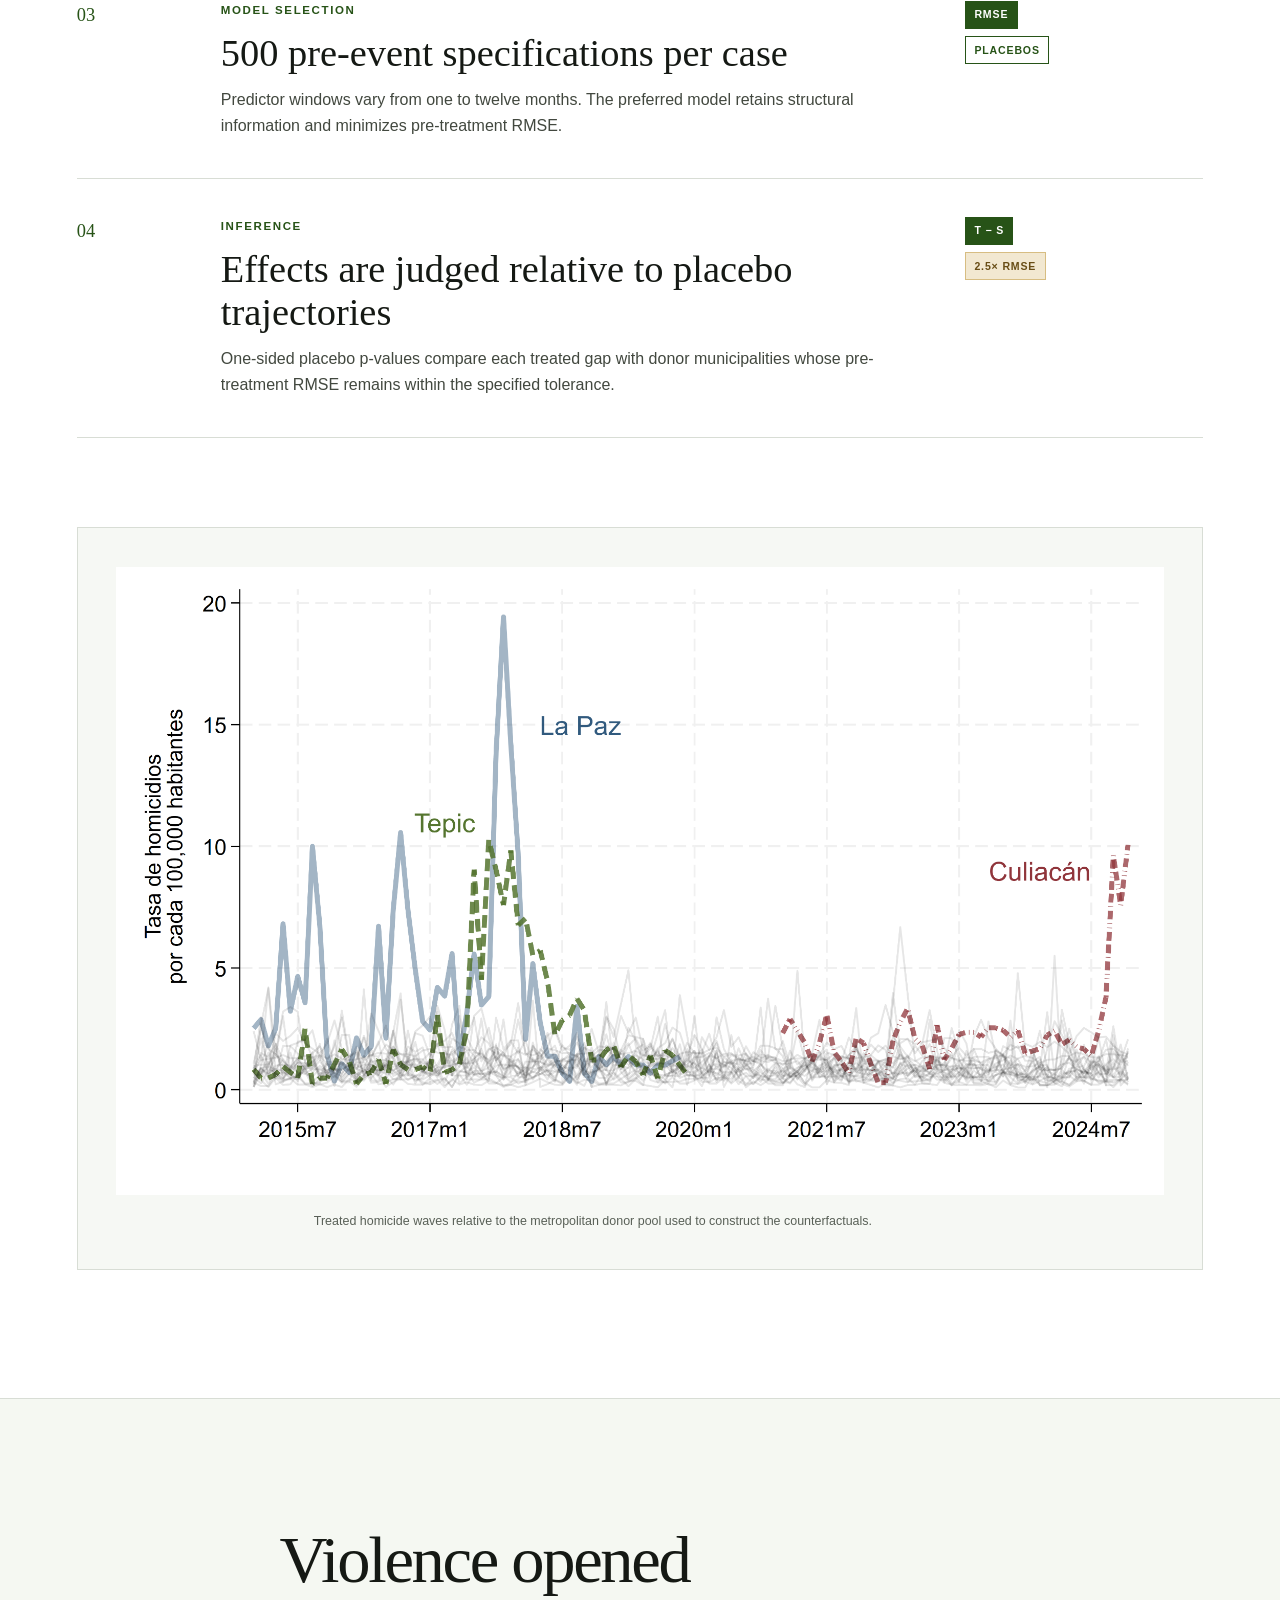
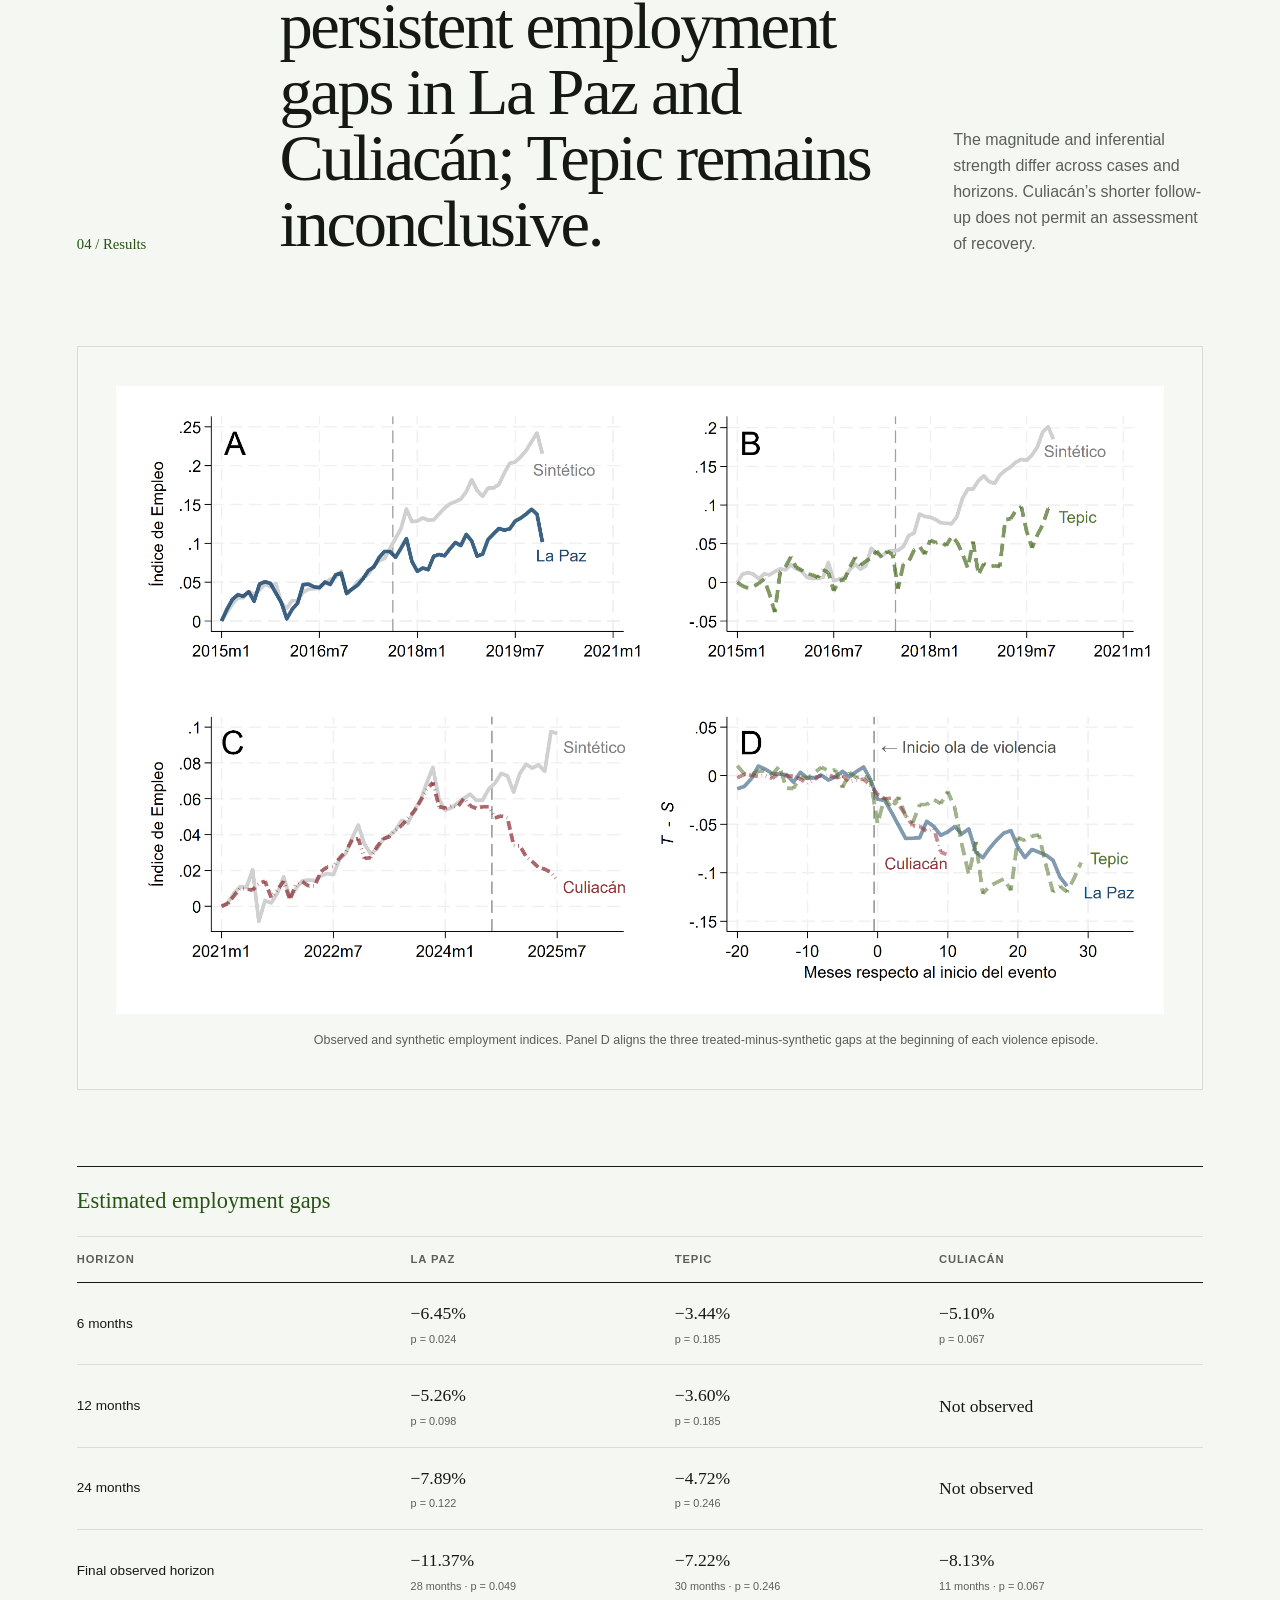
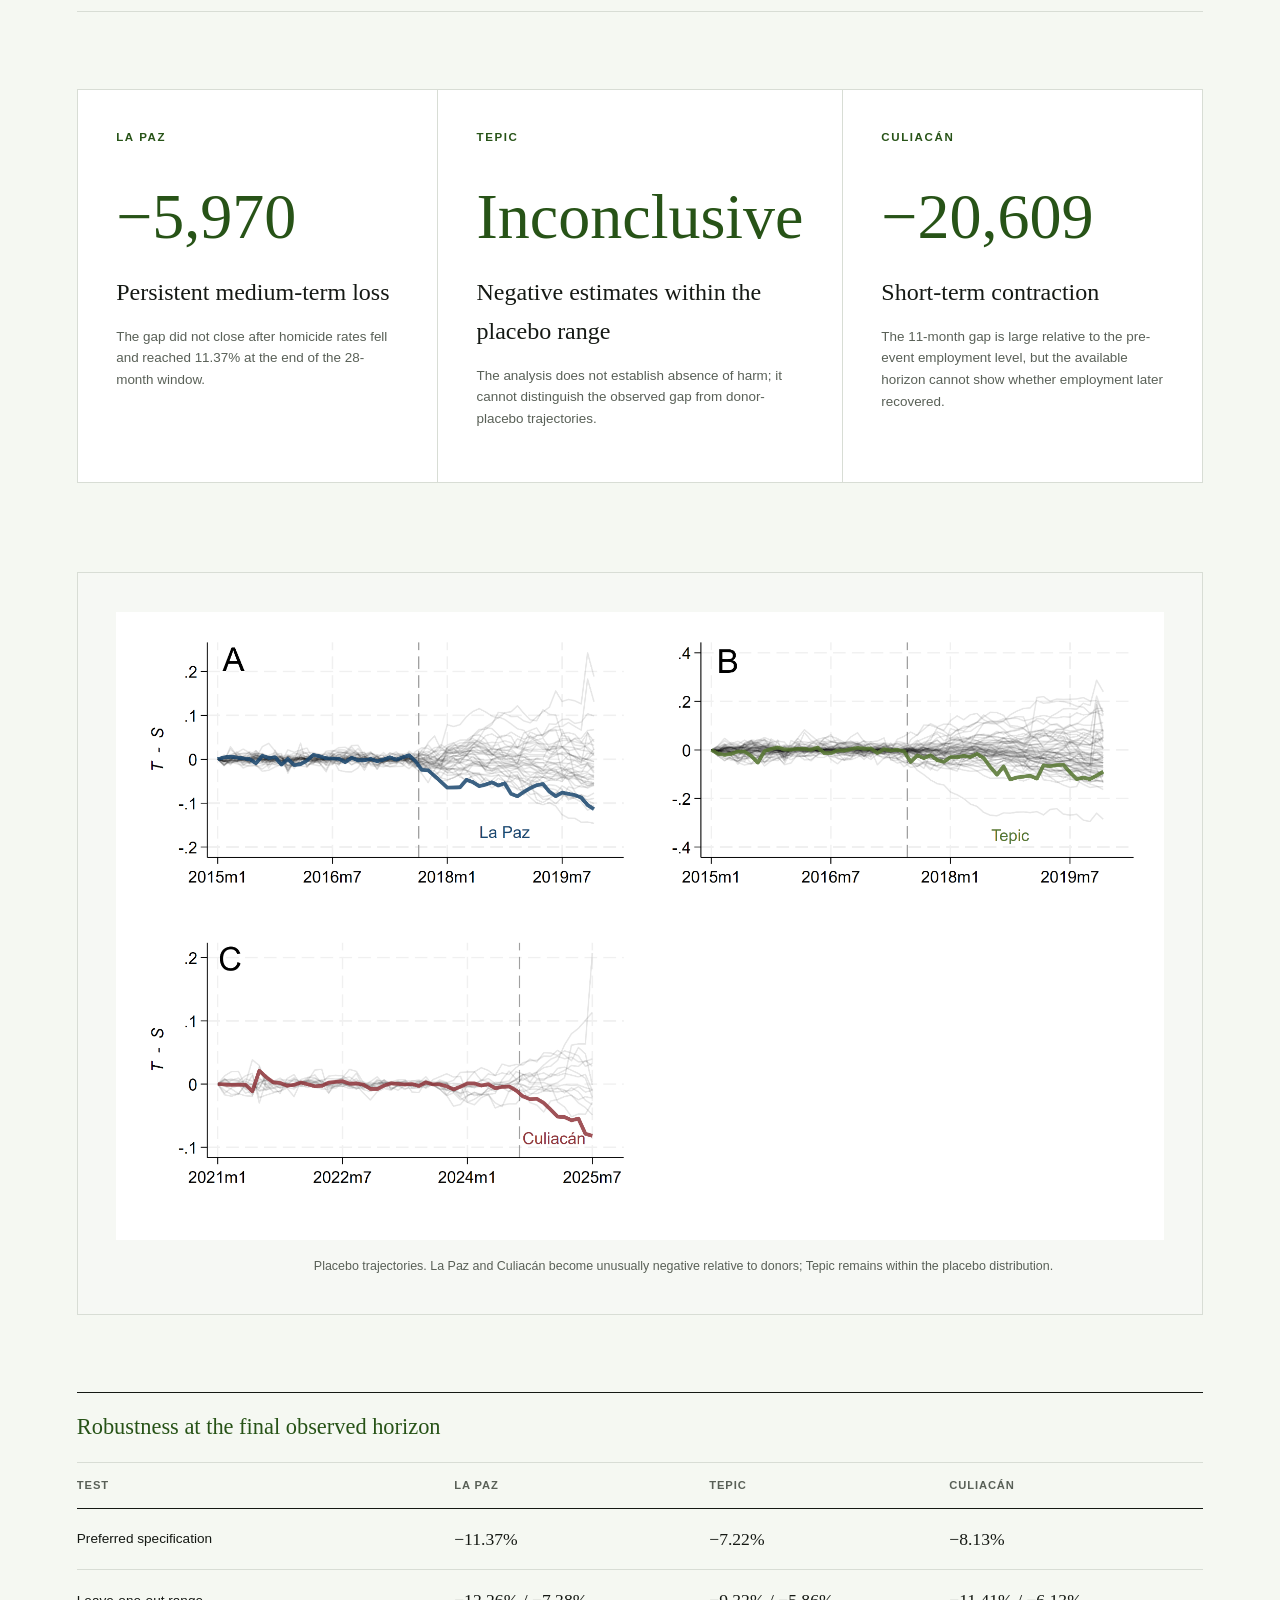
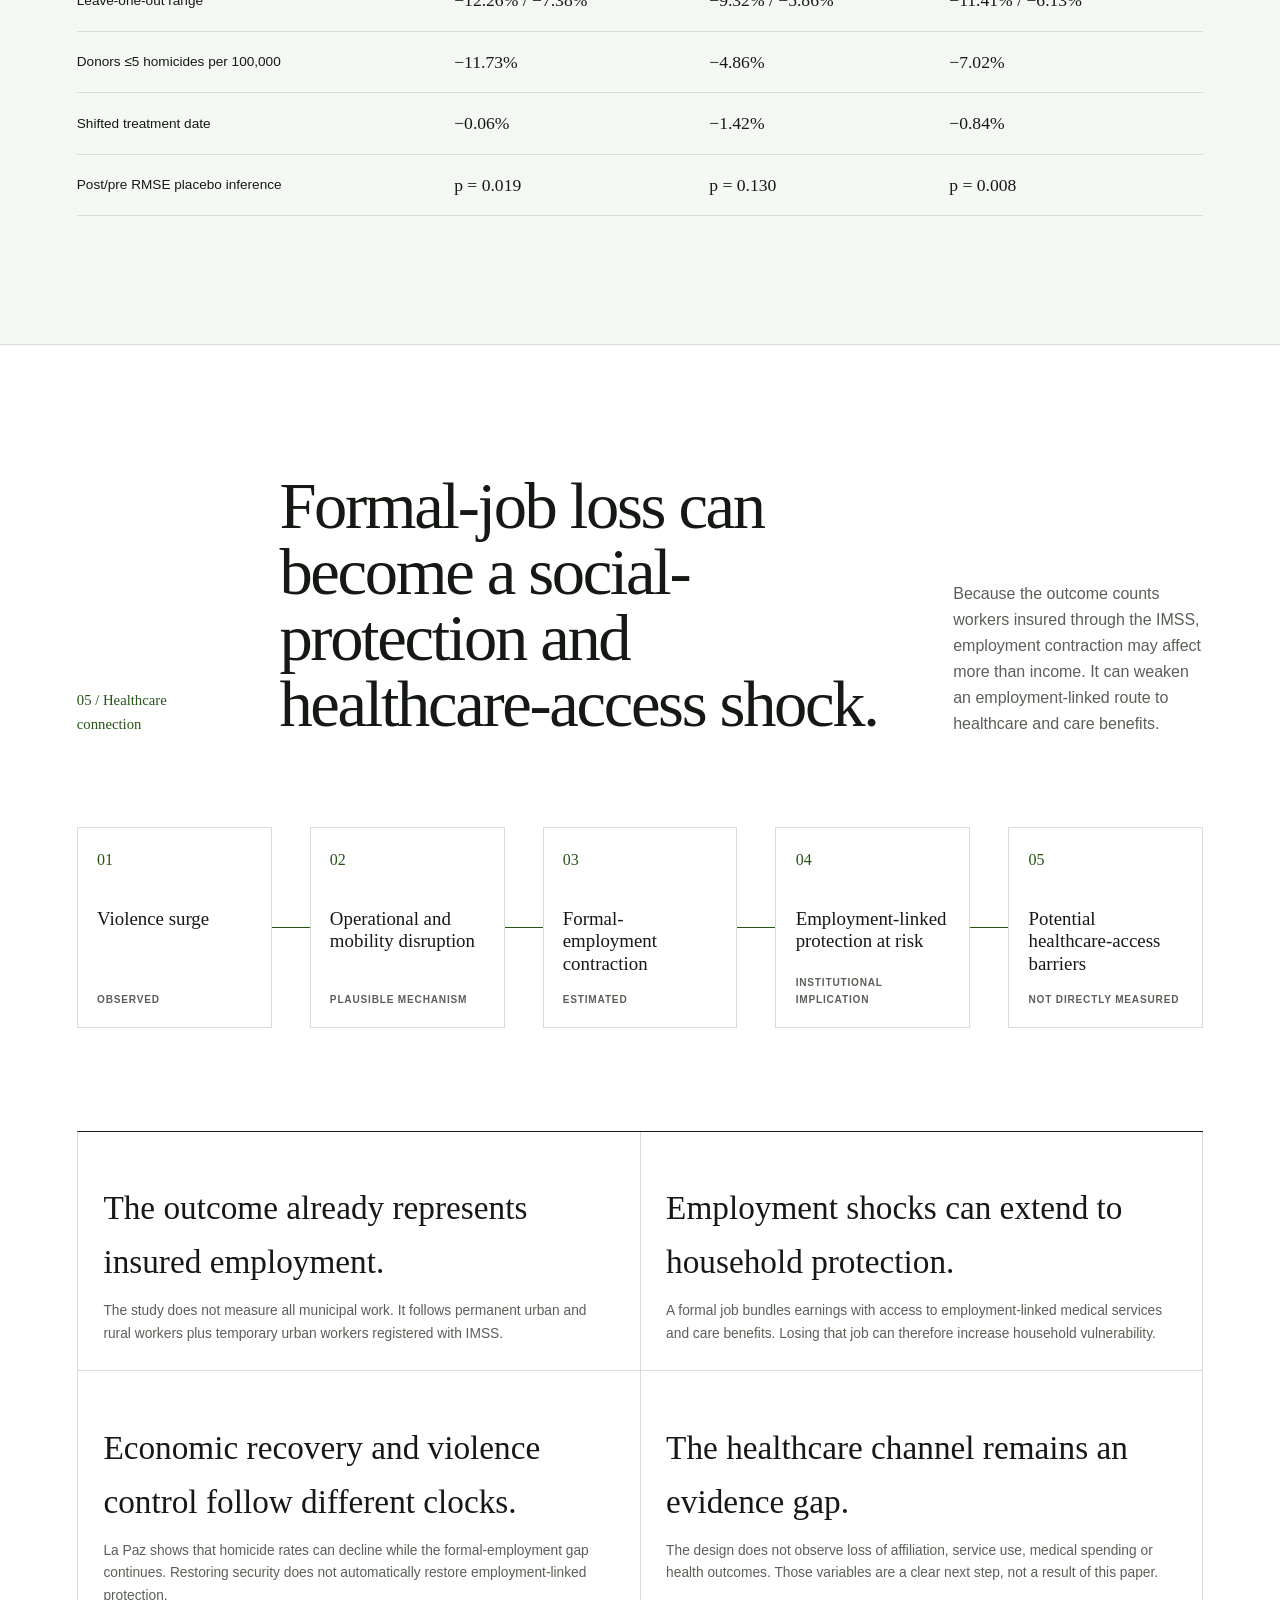
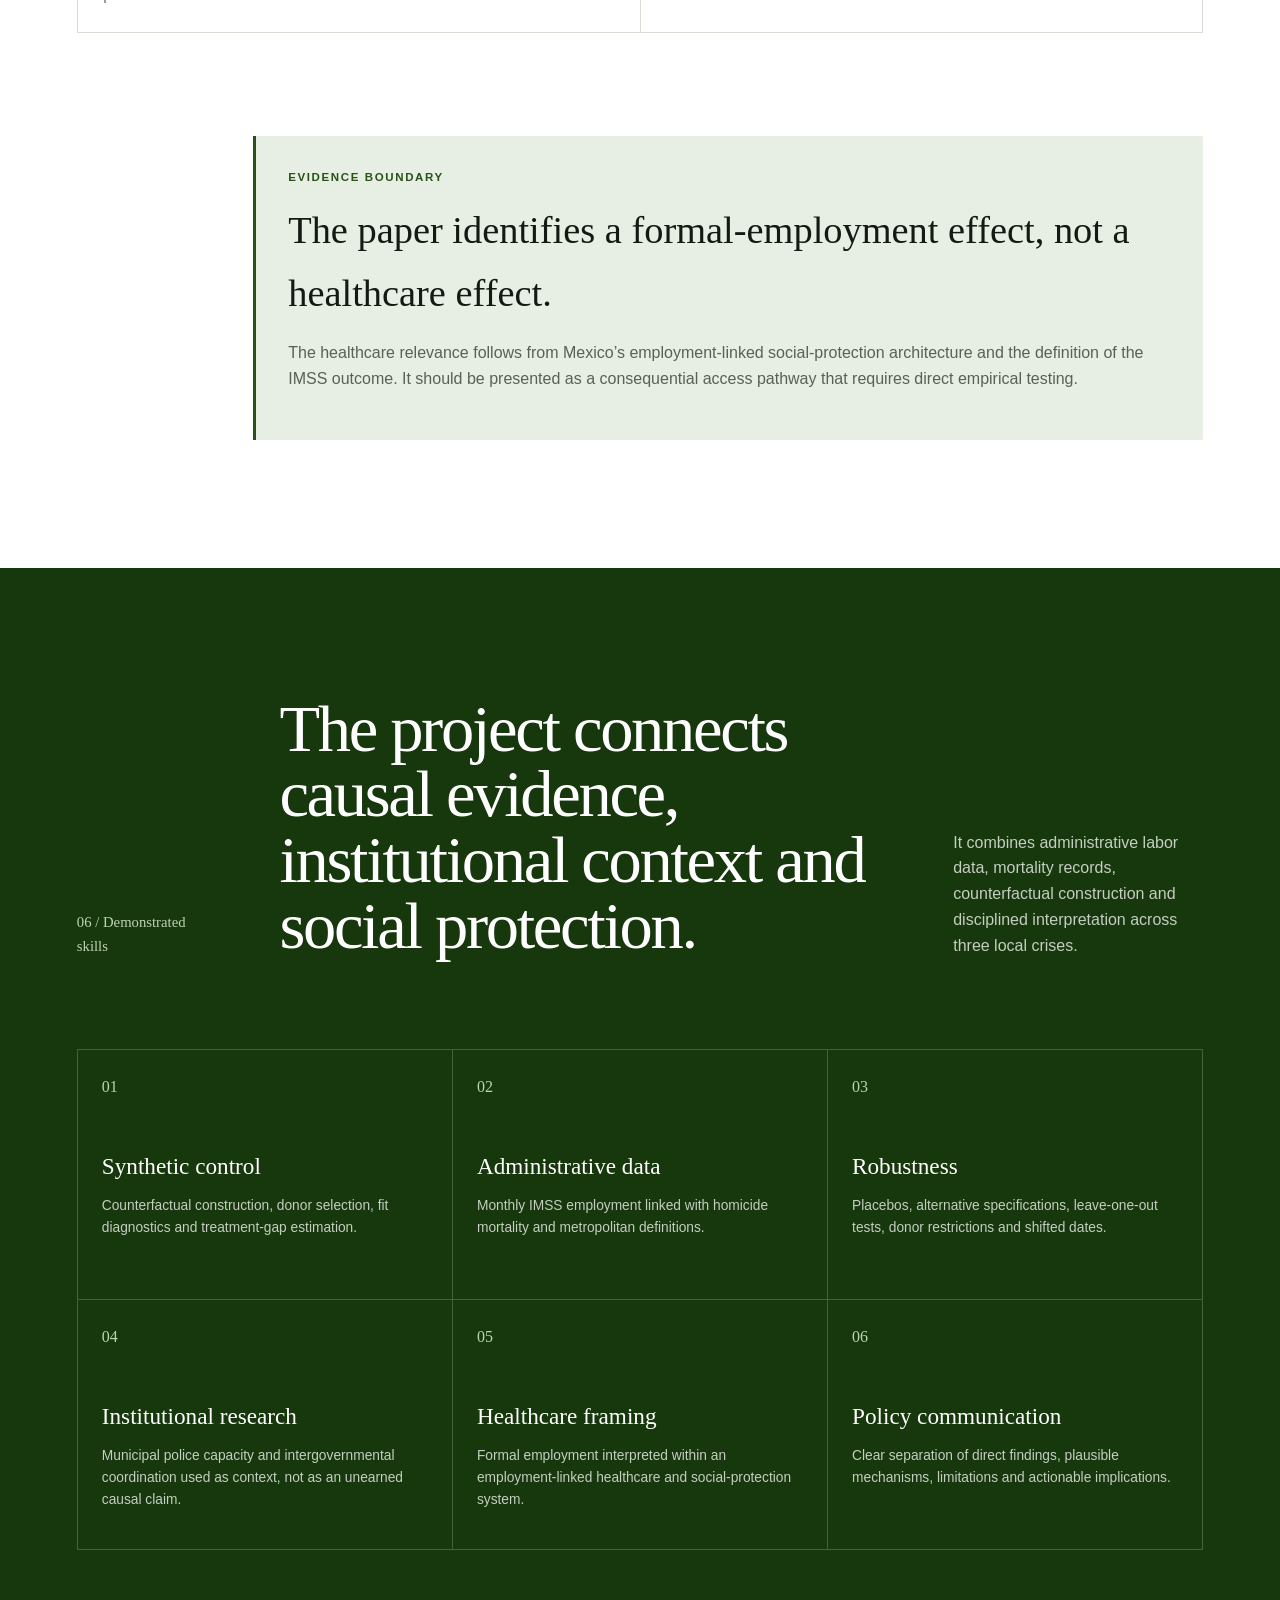
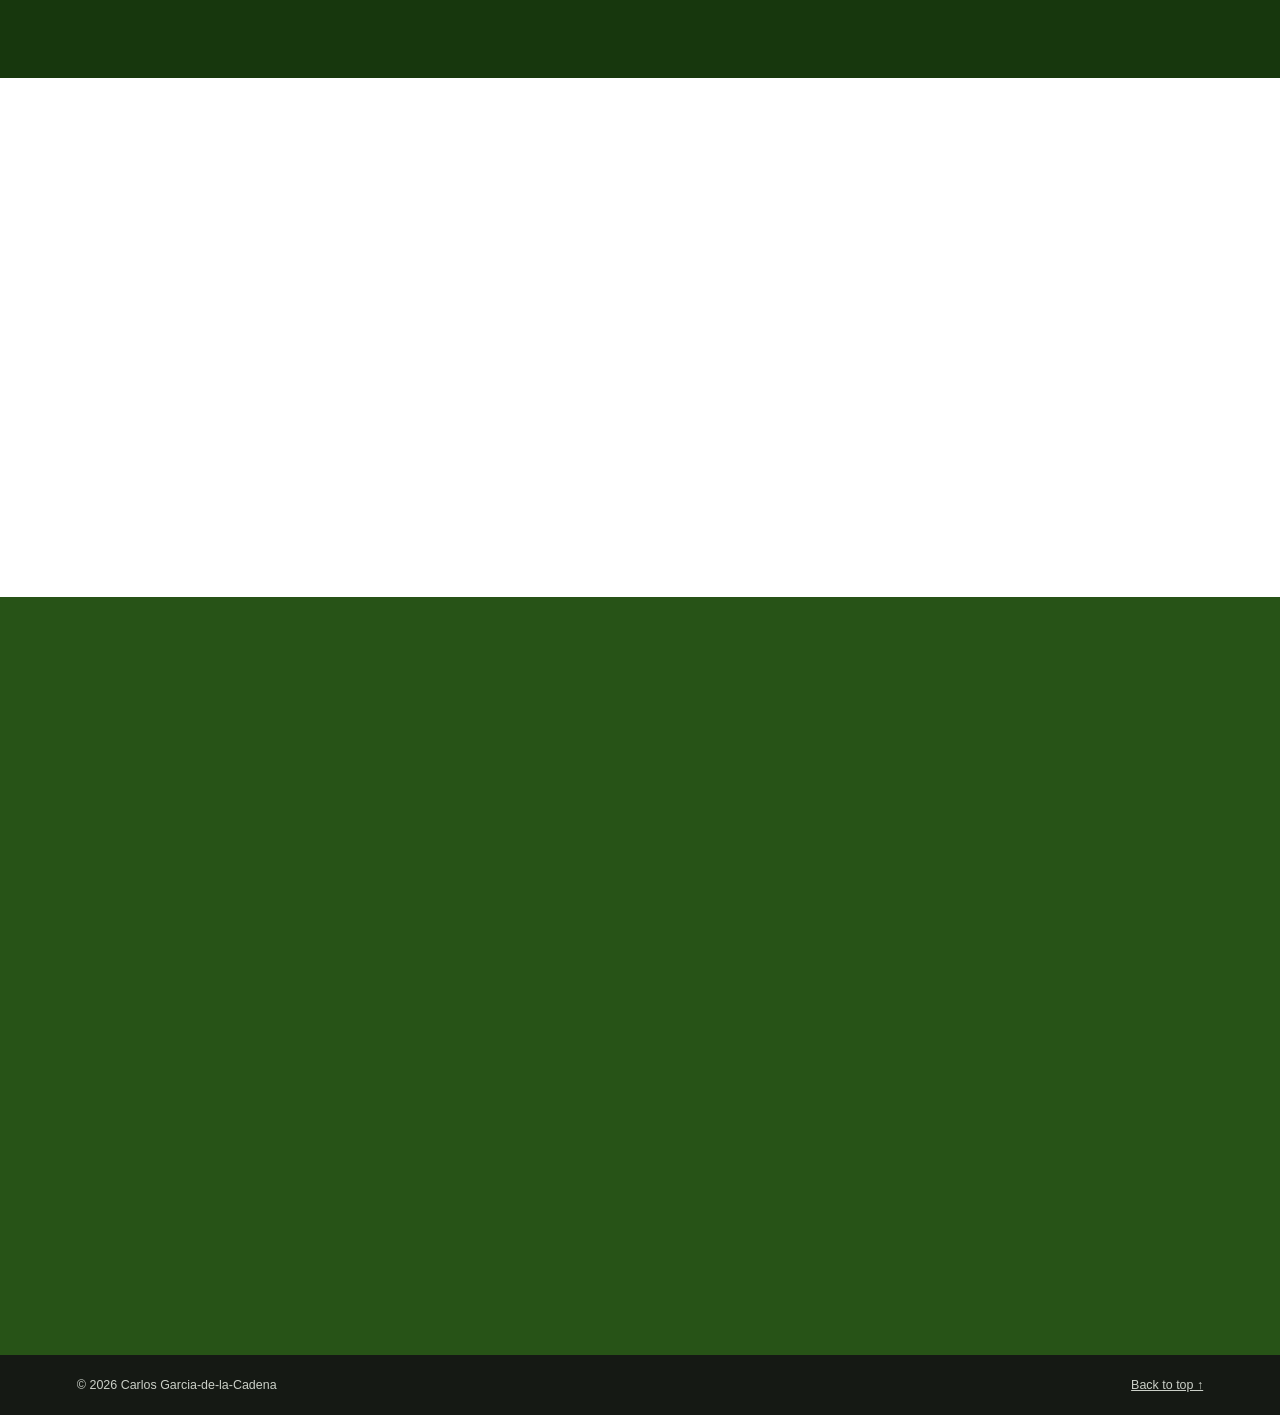
<file: violence-formal-employment.html>
<!doctype html>
<html lang="en" data-title-en="Violence, Formal Employment and Local Capacity | Carlos Garcia-de-la-Cadena" data-title-es="Violencia, empleo formal y capacidad local | Carlos Garcia-de-la-Cadena">
<head>
  <meta charset="utf-8">
  <meta name="viewport" content="width=device-width, initial-scale=1">
  <meta name="description" content="A bilingual research overview of municipal violence, formal employment, institutional capacity and employment-linked healthcare access in Mexico.">
  <meta name="theme-color" content="#275317">
  <title>Violence, Formal Employment and Local Capacity | Carlos Garcia-de-la-Cadena</title>
  <link rel="icon" type="image/svg+xml" href="favicon.svg">
  <link rel="stylesheet" href="styles.css">
  <script src="violence-case.js" defer></script>
  <script src="script.js" defer></script>
</head>
<body class="case-study-page violence-page">
  <a class="skip-link" href="#main" data-i18n="skip">Skip to content</a>
  <header class="site-header">
    <a class="wordmark" href="index.html#top" aria-label="Carlos Garcia-de-la-Cadena — home"><span>CG</span><span class="wordmark-name">Carlos Garcia-de-la-Cadena</span></a>
    <button class="menu-toggle" type="button" aria-expanded="false" aria-controls="site-nav"><span class="sr-only" data-i18n="menu">Open menu</span><span></span><span></span></button>
    <nav class="site-nav" id="site-nav" aria-label="Research navigation">
      <a href="#question" data-i18n="vNavQuestion">Question</a>
      <a href="#cases" data-i18n="vNavCases">Cases</a>
      <a href="#method" data-i18n="vNavMethod">Method</a>
      <a href="#results" data-i18n="vNavResults">Results</a>
      <a href="#healthcare" data-i18n="vNavHealthcare">Healthcare link</a>
      <a href="index.html#publications" data-i18n="vNavPortfolio">Portfolio</a>
    </nav>
    <div class="language-switch" role="group" aria-label="Language"><button type="button" data-lang="en" aria-pressed="true">EN</button><span aria-hidden="true">/</span><button type="button" data-lang="es" aria-pressed="false">ES</button></div>
  </header>

  <main id="main">
    <section class="case-hero violence-hero" id="top">
      <div class="case-hero-main reveal">
        <a class="case-back" href="index.html#publications" data-i18n="vBack">← Back to research & publications</a>
        <p class="hero-kicker" data-i18n="vKicker">Applied economics · Violence · Social protection</p>
        <h1 data-i18n="vTitle">Violence, Formal Employment and Local Capacity</h1>
        <p class="case-deck" data-i18n="vDeck">Synthetic-control evidence on how localized homicide surges changed formal employment trajectories in three Mexican municipalities.</p>
        <p class="publication-status" data-i18n="vForthcoming">Forthcoming in <em>Carta Económica Regional</em>.</p>
        <div class="hero-actions"><a class="button button-primary" href="#results" data-i18n="vExplore">Explore the evidence</a></div>
      </div>
      <aside class="case-hero-aside reveal" aria-label="Research facts">
        <div><span data-i18n="vOutcome">Outcome</span><strong data-i18n="vOutcomeValue">IMSS-insured formal employment</strong></div>
        <div><span data-i18n="vDesign">Design</span><strong data-i18n="vDesignValue">Synthetic control</strong></div>
        <div><span data-i18n="vPeriod">Data period</span><strong>2015–2025</strong></div>
        <div><span data-i18n="vStatus">Status</span><strong data-i18n="vStatusValue">Accepted · Forthcoming</strong></div>
      </aside>
    </section>

    <section class="case-snapshot reveal" aria-label="Study scope">
      <div><span data-i18n="vTreatedCases">Treated municipalities</span><strong>3</strong></div>
      <div><span data-i18n="vDonors">Potential donor municipalities</span><strong>120</strong></div>
      <div><span data-i18n="vSpecifications">Specifications evaluated per case</span><strong>500</strong></div>
      <div class="snapshot-accent"><span data-i18n="vFrequency">Administrative-data frequency</span><strong data-i18n="vMonthly">Monthly</strong></div>
    </section>

    <section class="case-section violence-question" id="question">
      <div class="case-section-head reveal"><p class="case-index">01 / <span data-i18n="vQuestionLabel">Research question</span></p><h2 data-i18n="vQuestionTitle">How much formal employment is lost when violence suddenly escalates, and how long does the gap persist?</h2><p data-i18n="vQuestionIntro">The paper separates the initial resistance of local labor markets from their subsequent recovery and interprets heterogeneity through the institutional context of each episode.</p></div>
      <div class="case-two-col">
        <div class="case-lede reveal"><p data-i18n="vQuestionLede">A homicide wave can interrupt mobility, business operations, hiring and investment. The employment effect may persist after lethal violence declines.</p></div>
        <div class="brief-list">
          <article class="reveal"><span>01</span><div><h3 data-i18n="vDirectOutcome">Directly estimated outcome</h3><p data-i18n="vDirectOutcomeText">The monthly trajectory of formal jobs registered with the IMSS.</p></div></article>
          <article class="reveal"><span>02</span><div><h3 data-i18n="vContextualDimension">Contextual dimension</h3><p data-i18n="vContextualDimensionText">Municipal police capabilities and intergovernmental coordination before and during each crisis.</p></div></article>
          <article class="reveal"><span>03</span><div><h3 data-i18n="vBoundary">Identification boundary</h3><p data-i18n="vBoundaryText">Institutional capacity helps interpret heterogeneity, but the design does not identify its causal contribution.</p></div></article>
        </div>
      </div>
    </section>

    <section class="case-section violence-cases" id="cases">
      <div class="case-section-head reveal"><p class="case-index">02 / <span data-i18n="vCasesLabel">Three episodes</span></p><h2 data-i18n="vCasesTitle">Similar labor-market shocks emerged from different violence dynamics.</h2><p data-i18n="vCasesIntro">The cases vary in intensity, duration, criminal origin and the public capabilities available to respond.</p></div>
      <figure class="violence-figure reveal"><img src="homicide-waves.png" alt="Monthly homicide rates in La Paz, Tepic and Culiacán" loading="lazy"><figcaption data-i18n="vFig1Caption">Monthly homicide rates per 100,000 inhabitants. Shaded areas indicate the beginning of each episode.</figcaption></figure>
      <div class="violence-case-grid">
        <article class="reveal"><span>SEP 2017</span><h3>La Paz</h3><p data-i18n="vLaPazContext">A territorial dispute met a local security structure with limited prior professionalization. Federal support became necessary during the escalation.</p></article>
        <article class="reveal"><span>JUL 2017</span><h3>Tepic</h3><p data-i18n="vTepicContext">The episode followed the dismantling of a criminal-political network and changes in police coordination. The institutional setting cannot be reduced to a simple high- or low-capacity label.</p></article>
        <article class="reveal"><span>SEP 2024</span><h3>Culiacán</h3><p data-i18n="vCuliacanContext">An internal cartel fracture overwhelmed a municipality that had expanded recruitment and police evaluations. The post-event horizon captures contraction, not recovery.</p></article>
      </div>
    </section>

    <section class="case-section method-section violence-method" id="method">
      <div class="case-section-head reveal"><p class="case-index">03 / <span data-i18n="vMethodLabel">Data and method</span></p><h2 data-i18n="vMethodTitle">Each observed trajectory is compared with a weighted counterfactual.</h2><p data-i18n="vMethodIntro">The design searches for municipalities that reproduce the treated municipality before violence escalates, then measures the post-event gap.</p></div>
      <div class="method-steps">
        <article class="method-step reveal"><div class="method-number">01</div><div class="method-copy"><p class="eyebrow" data-i18n="vData">Data</p><h3 data-i18n="vDataTitle">Monthly IMSS employment and homicide mortality</h3><p data-i18n="vDataText">IMSS insured-worker records span January 2015 to July 2025. INEGI vital statistics and CONAPO population projections produce monthly homicide rates.</p></div><div class="method-status"><span class="status observed">IMSS</span><span class="status observed">INEGI</span><span class="status observed">CONAPO</span></div></article>
        <article class="method-step reveal"><div class="method-number">02</div><div class="method-copy"><p class="eyebrow" data-i18n="vCounterfactual">Counterfactual</p><h3 data-i18n="vCounterfactualTitle">A donor pool with low and stable homicide rates</h3><p data-i18n="vCounterfactualText">The donor pool contains 120 municipalities in 20 metropolitan areas. Treated states and municipalities with fewer than 1,000 formal workers are excluded.</p></div><div class="method-status"><span class="status transported">120</span><span class="status transported">20 metros</span></div></article>
        <article class="method-step reveal"><div class="method-number">03</div><div class="method-copy"><p class="eyebrow" data-i18n="vSelection">Model selection</p><h3 data-i18n="vSelectionTitle">500 pre-event specifications per case</h3><p data-i18n="vSelectionText">Predictor windows vary from one to twelve months. The preferred model retains structural information and minimizes pre-treatment RMSE.</p></div><div class="method-status"><span class="status observed">RMSE</span><span class="status transported">Placebos</span></div></article>
        <article class="method-step reveal"><div class="method-number">04</div><div class="method-copy"><p class="eyebrow" data-i18n="vInference">Inference</p><h3 data-i18n="vInferenceTitle">Effects are judged relative to placebo trajectories</h3><p data-i18n="vInferenceText">One-sided placebo p-values compare each treated gap with donor municipalities whose pre-treatment RMSE remains within the specified tolerance.</p></div><div class="method-status"><span class="status observed">T − S</span><span class="status assumed">2.5× RMSE</span></div></article>
      </div>
      <figure class="violence-figure reveal"><img src="donor-pool-homicides.png" alt="Homicide trajectories for treated municipalities and the donor pool" loading="lazy"><figcaption data-i18n="vFig2Caption">Treated homicide waves relative to the metropolitan donor pool used to construct the counterfactuals.</figcaption></figure>
    </section>

    <section class="case-section results-section violence-results" id="results">
      <div class="case-section-head reveal"><p class="case-index">04 / <span data-i18n="vResultsLabel">Results</span></p><h2 data-i18n="vResultsTitle">Violence opened persistent employment gaps in La Paz and Culiacán; Tepic remains inconclusive.</h2><p data-i18n="vResultsIntro">The magnitude and inferential strength differ across cases and horizons. Culiacán’s shorter follow-up does not permit an assessment of recovery.</p></div>
      <figure class="violence-figure reveal"><img src="synthetic-control-results.png" alt="Observed and synthetic formal employment trajectories" loading="lazy"><figcaption data-i18n="vFig3Caption">Observed and synthetic employment indices. Panel D aligns the three treated-minus-synthetic gaps at the beginning of each violence episode.</figcaption></figure>
      <div class="violence-table-wrap reveal">
        <table class="violence-table"><caption data-i18n="vMainTable">Estimated employment gaps</caption><thead><tr><th data-i18n="vHorizon">Horizon</th><th>La Paz</th><th>Tepic</th><th>Culiacán</th></tr></thead><tbody>
          <tr><td data-i18n="vSixMonths">6 months</td><td>−6.45% <small>p = 0.024</small></td><td>−3.44% <small>p = 0.185</small></td><td>−5.10% <small>p = 0.067</small></td></tr>
          <tr><td data-i18n="vTwelveMonths">12 months</td><td>−5.26% <small>p = 0.098</small></td><td>−3.60% <small>p = 0.185</small></td><td data-i18n="vNotObserved">Not observed</td></tr>
          <tr><td data-i18n="vTwentyFourMonths">24 months</td><td>−7.89% <small>p = 0.122</small></td><td>−4.72% <small>p = 0.246</small></td><td data-i18n="vNotObserved">Not observed</td></tr>
          <tr><td data-i18n="vFinalHorizon">Final observed horizon</td><td>−11.37% <small data-i18n="vLaPazHorizon">28 months · p = 0.049</small></td><td>−7.22% <small data-i18n="vTepicHorizon">30 months · p = 0.246</small></td><td>−8.13% <small data-i18n="vCuliacanHorizon">11 months · p = 0.067</small></td></tr>
        </tbody></table>
      </div>
      <div class="violence-result-grid">
        <article class="reveal"><p class="eyebrow">La Paz</p><strong>−5,970</strong><h3 data-i18n="vLaPazResult">Persistent medium-term loss</h3><p data-i18n="vLaPazResultText">The gap did not close after homicide rates fell and reached 11.37% at the end of the 28-month window.</p></article>
        <article class="reveal"><p class="eyebrow">Tepic</p><strong data-i18n="vInconclusive">Inconclusive</strong><h3 data-i18n="vTepicResult">Negative estimates within the placebo range</h3><p data-i18n="vTepicResultText">The analysis does not establish absence of harm; it cannot distinguish the observed gap from donor-placebo trajectories.</p></article>
        <article class="reveal"><p class="eyebrow">Culiacán</p><strong>−20,609</strong><h3 data-i18n="vCuliacanResult">Short-term contraction</h3><p data-i18n="vCuliacanResultText">The 11-month gap is large relative to the pre-event employment level, but the available horizon cannot show whether employment later recovered.</p></article>
      </div>
      <figure class="violence-figure reveal"><img src="placebo-trajectories.png" alt="Placebo trajectories for synthetic-control inference" loading="lazy"><figcaption data-i18n="vFig4Caption">Placebo trajectories. La Paz and Culiacán become unusually negative relative to donors; Tepic remains within the placebo distribution.</figcaption></figure>
      <div class="violence-table-wrap reveal">
        <table class="violence-table robustness-table"><caption data-i18n="vRobustnessTable">Robustness at the final observed horizon</caption><thead><tr><th data-i18n="vTest">Test</th><th>La Paz</th><th>Tepic</th><th>Culiacán</th></tr></thead><tbody>
          <tr><td data-i18n="vPreferred">Preferred specification</td><td>−11.37%</td><td>−7.22%</td><td>−8.13%</td></tr>
          <tr><td data-i18n="vLeaveOneOut">Leave-one-out range</td><td>−12.26% / −7.38%</td><td>−9.32% / −5.86%</td><td>−11.41% / −6.13%</td></tr>
          <tr><td data-i18n="vRestrictedDonors">Donors ≤5 homicides per 100,000</td><td>−11.73%</td><td>−4.86%</td><td>−7.02%</td></tr>
          <tr><td data-i18n="vShiftedDate">Shifted treatment date</td><td>−0.06%</td><td>−1.42%</td><td>−0.84%</td></tr>
          <tr><td data-i18n="vPostPreInference">Post/pre RMSE placebo inference</td><td>p = 0.019</td><td>p = 0.130</td><td>p = 0.008</td></tr>
        </tbody></table>
      </div>
    </section>

    <section class="case-section healthcare-section" id="healthcare">
      <div class="case-section-head reveal"><p class="case-index">05 / <span data-i18n="vHealthcareLabel">Healthcare connection</span></p><h2 data-i18n="vHealthcareTitle">Formal-job loss can become a social-protection and healthcare-access shock.</h2><p data-i18n="vHealthcareIntro">Because the outcome counts workers insured through the IMSS, employment contraction may affect more than income. It can weaken an employment-linked route to healthcare and care benefits.</p></div>
      <div class="healthcare-chain reveal" aria-label="Healthcare access pathway">
        <article><span>01</span><strong data-i18n="vChain1">Violence surge</strong><small data-i18n="vObserved">Observed</small></article><i aria-hidden="true"></i>
        <article><span>02</span><strong data-i18n="vChain2">Operational and mobility disruption</strong><small data-i18n="vPlausible">Plausible mechanism</small></article><i aria-hidden="true"></i>
        <article><span>03</span><strong data-i18n="vChain3">Formal-employment contraction</strong><small data-i18n="vEstimated">Estimated</small></article><i aria-hidden="true"></i>
        <article><span>04</span><strong data-i18n="vChain4">Employment-linked protection at risk</strong><small data-i18n="vInstitutionalImplication">Institutional implication</small></article><i aria-hidden="true"></i>
        <article><span>05</span><strong data-i18n="vChain5">Potential healthcare-access barriers</strong><small data-i18n="vNotMeasured">Not directly measured</small></article>
      </div>
      <div class="healthcare-evidence-grid">
        <article class="reveal"><h3 data-i18n="vHealth1">The outcome already represents insured employment.</h3><p data-i18n="vHealth1Text">The study does not measure all municipal work. It follows permanent urban and rural workers plus temporary urban workers registered with IMSS.</p></article>
        <article class="reveal"><h3 data-i18n="vHealth2">Employment shocks can extend to household protection.</h3><p data-i18n="vHealth2Text">A formal job bundles earnings with access to employment-linked medical services and care benefits. Losing that job can therefore increase household vulnerability.</p></article>
        <article class="reveal"><h3 data-i18n="vHealth3">Economic recovery and violence control follow different clocks.</h3><p data-i18n="vHealth3Text">La Paz shows that homicide rates can decline while the formal-employment gap continues. Restoring security does not automatically restore employment-linked protection.</p></article>
        <article class="reveal"><h3 data-i18n="vHealth4">The healthcare channel remains an evidence gap.</h3><p data-i18n="vHealth4Text">The design does not observe loss of affiliation, service use, medical spending or health outcomes. Those variables are a clear next step, not a result of this paper.</p></article>
      </div>
      <div class="integrity-note reveal"><p class="eyebrow" data-i18n="vEvidenceBoundary">Evidence boundary</p><h3 data-i18n="vEvidenceBoundaryTitle">The paper identifies a formal-employment effect, not a healthcare effect.</h3><p data-i18n="vEvidenceBoundaryText">The healthcare relevance follows from Mexico’s employment-linked social-protection architecture and the definition of the IMSS outcome. It should be presented as a consequential access pathway that requires direct empirical testing.</p></div>
    </section>

    <section class="case-benefits violence-skills" id="skills">
      <div class="case-benefits-intro reveal"><p class="case-index">06 / <span data-i18n="vSkillsLabel">Demonstrated skills</span></p><h2 data-i18n="vSkillsTitle">The project connects causal evidence, institutional context and social protection.</h2><p data-i18n="vSkillsIntro">It combines administrative labor data, mortality records, counterfactual construction and disciplined interpretation across three local crises.</p></div>
      <div class="benefit-grid">
        <article class="reveal"><span>01</span><h3 data-i18n="vSkill1">Synthetic control</h3><p data-i18n="vSkill1Text">Counterfactual construction, donor selection, fit diagnostics and treatment-gap estimation.</p></article>
        <article class="reveal"><span>02</span><h3 data-i18n="vSkill2">Administrative data</h3><p data-i18n="vSkill2Text">Monthly IMSS employment linked with homicide mortality and metropolitan definitions.</p></article>
        <article class="reveal"><span>03</span><h3 data-i18n="vSkill3">Robustness</h3><p data-i18n="vSkill3Text">Placebos, alternative specifications, leave-one-out tests, donor restrictions and shifted dates.</p></article>
        <article class="reveal"><span>04</span><h3 data-i18n="vSkill4">Institutional research</h3><p data-i18n="vSkill4Text">Municipal police capacity and intergovernmental coordination used as context, not as an unearned causal claim.</p></article>
        <article class="reveal"><span>05</span><h3 data-i18n="vSkill5">Healthcare framing</h3><p data-i18n="vSkill5Text">Formal employment interpreted within an employment-linked healthcare and social-protection system.</p></article>
        <article class="reveal"><span>06</span><h3 data-i18n="vSkill6">Policy communication</h3><p data-i18n="vSkill6Text">Clear separation of direct findings, plausible mechanisms, limitations and actionable implications.</p></article>
      </div>
    </section>

    <section class="case-section violence-publication">
      <div class="case-section-head reveal"><p class="case-index">07 / <span data-i18n="vPublicationLabel">Publication</span></p><h2 data-i18n="vPublicationTitle">Forthcoming in Carta Económica Regional.</h2><p data-i18n="vPublicationText">The final publication link will be added when the article becomes available online.</p></div>
      <p class="thesis-unavailable reveal" data-i18n="vComingSoon">Article link: coming soon.</p>
    </section>

    <section class="contact case-contact" id="contact"><p class="eyebrow reveal" data-i18n="contactLabel">Contact</p><h2 class="reveal" data-i18n="vContactTitle">Interested in applied evidence on labor markets, social protection and health?</h2><p class="reveal" data-i18n="vContactText">I work across applied economics, healthcare data and causal inference.</p><div class="contact-links reveal"><a href="mailto:cgruiz@tuta.io">cgruiz@tuta.io</a><a href="https://www.linkedin.com/in/cgruiz0" target="_blank" rel="noreferrer">LinkedIn ↗</a><a href="index.html#publications" data-i18n="vMoreResearch">More research →</a></div></section>
  </main>
  <footer><p>© <span id="year"></span> Carlos Garcia-de-la-Cadena</p><a href="#top" data-i18n="backTop">Back to top ↑</a></footer>
</body>
</html>
</file>
<file: styles.css>
:root {
  --green: #275317;
  --green-dark: #17370d;
  --green-soft: #e7eee3;
  --ink: #151914;
  --muted: #596057;
  --line: #d8ddd5;
  --paper: #f8faf6;
  --white: #ffffff;
  --serif: "Iowan Old Style", "Palatino Linotype", Palatino, Georgia, serif;
  --sans: Aptos, "Segoe UI", Helvetica, Arial, sans-serif;
  --max: 1240px;
}

* { box-sizing: border-box; }
html { scroll-behavior: smooth; }
body {
  margin: 0;
  background: var(--paper);
  color: var(--ink);
  font-family: var(--sans);
  font-size: 16px;
  line-height: 1.62;
  -webkit-font-smoothing: antialiased;
}
a { color: inherit; }
button, summary { font: inherit; }
button { color: inherit; }
.sr-only { position: absolute; width: 1px; height: 1px; padding: 0; margin: -1px; overflow: hidden; clip: rect(0,0,0,0); white-space: nowrap; border: 0; }
.skip-link { position: fixed; top: -5rem; left: 1rem; z-index: 100; background: var(--ink); color: var(--white); padding: .75rem 1rem; }
.skip-link:focus { top: 1rem; }

.site-header {
  position: sticky;
  top: 0;
  z-index: 20;
  display: grid;
  grid-template-columns: minmax(230px, 1fr) auto auto;
  align-items: center;
  gap: 2rem;
  min-height: 74px;
  padding: 0 clamp(1.25rem, 4vw, 4.5rem);
  background: color-mix(in srgb, var(--paper) 92%, transparent);
  border-bottom: 1px solid color-mix(in srgb, var(--line) 75%, transparent);
  backdrop-filter: blur(16px);
}
.wordmark { display: inline-flex; align-items: center; gap: .8rem; text-decoration: none; font-weight: 650; line-height: 1.1; }
.wordmark > span:first-child { display: grid; place-items: center; width: 34px; height: 34px; border: 1px solid var(--green); color: var(--green); font-family: var(--serif); font-size: 1.08rem; }
.wordmark-name { font-size: .92rem; }
.site-nav { display: flex; align-items: center; gap: 1.35rem; }
.site-nav a { position: relative; text-decoration: none; color: #30362e; font-size: .88rem; font-weight: 600; }
.site-nav a::after { content: ""; position: absolute; left: 0; bottom: -.4rem; width: 100%; height: 1px; background: var(--green); transform: scaleX(0); transform-origin: left; transition: transform .2s ease; }
.site-nav a:hover::after, .site-nav a:focus-visible::after { transform: scaleX(1); }
.language-switch { display: flex; gap: .35rem; align-items: center; font-size: .78rem; }
.language-switch button { border: 0; background: transparent; padding: .35rem .15rem; cursor: pointer; color: #737a70; }
.language-switch button[aria-pressed="true"] { color: var(--green); font-weight: 750; }
.menu-toggle { display: none; border: 0; background: transparent; padding: .5rem; }

.hero { min-height: calc(100vh - 74px); display: flex; flex-direction: column; justify-content: center; padding: clamp(4rem, 8vw, 7.5rem) clamp(1.25rem, 6vw, 6rem) 0; overflow: hidden; }
.hero-kicker { max-width: var(--max); width: 100%; margin: 0 auto 2rem; color: var(--green); text-transform: uppercase; letter-spacing: .16em; font-size: .76rem; font-weight: 750; }
.hero-grid { max-width: var(--max); width: 100%; margin: 0 auto; display: grid; grid-template-columns: minmax(0, 2.4fr) minmax(250px, .8fr); gap: clamp(3rem, 8vw, 8rem); align-items: end; }
h1, h2 { font-family: var(--serif); font-weight: 500; letter-spacing: -.035em; }
h1 { margin: 0; max-width: 950px; font-size: clamp(3.5rem, 6.5vw, 6.2rem); line-height: .95; }
.hero-lede { max-width: 790px; margin: 2.2rem 0 0; font-size: clamp(1.15rem, 1.7vw, 1.55rem); line-height: 1.5; color: #41483e; }
.hero-actions { display: flex; flex-wrap: wrap; gap: .75rem; margin-top: 2rem; }
.button { display: inline-flex; align-items: center; justify-content: center; min-height: 48px; padding: .75rem 1.1rem; border: 1px solid var(--green); text-decoration: none; font-size: .88rem; font-weight: 700; transition: background .2s, color .2s, transform .2s; }
.button:hover { transform: translateY(-2px); }
.button-primary { background: var(--green); color: var(--white); }
.button-primary:hover { background: var(--green-dark); }
.button-quiet { color: var(--green); }
.button-quiet:hover { background: var(--green-soft); }
.hero-aside { padding: 1.5rem 0 .5rem 1.5rem; border-left: 1px solid var(--green); }
.hero-aside p { margin: 0 0 .65rem; }
.hero-aside .profile-name { font-family: var(--serif); font-size: 1.5rem; line-height: 1.15; }
.hero-aside .profile-credential { color: var(--green); font-size: .9rem; font-weight: 700; line-height: 1.35; }
.hero-aside .location { margin-top: 1.4rem; color: var(--muted); font-size: .9rem; }
.eyebrow { margin: 0 0 .8rem; color: var(--green); font-size: .72rem; font-weight: 750; text-transform: uppercase; letter-spacing: .14em; }
.proof-strip { max-width: var(--max); width: 100%; margin: clamp(4rem, 8vw, 7rem) auto 0; display: grid; grid-template-columns: repeat(3, 1fr); border-top: 1px solid var(--line); }
.proof-strip div { display: grid; grid-template-columns: auto 1fr; gap: 1rem; align-items: center; padding: 1.35rem 1.5rem 1.35rem 0; border-right: 1px solid var(--line); }
.proof-strip div + div { padding-left: 1.5rem; }
.proof-strip div:last-child { border-right: 0; }
.proof-strip strong { font-family: var(--serif); font-size: 2rem; font-weight: 500; color: var(--green); }
.proof-strip span { color: var(--muted); font-size: .82rem; line-height: 1.35; }

.section { display: grid; grid-template-columns: minmax(120px, .45fr) minmax(0, 3.55fr); gap: clamp(2rem, 5vw, 6rem); padding: clamp(5rem, 10vw, 9rem) clamp(1.25rem, 6vw, 6rem); border-top: 1px solid var(--line); }
.section-label { display: flex; gap: .8rem; align-items: baseline; color: var(--green); }
.section-label span { font-family: var(--serif); font-size: .9rem; }
.section-label p { margin: 0; font-size: .76rem; font-weight: 700; text-transform: uppercase; letter-spacing: .12em; }
.section-content { min-width: 0; max-width: 1060px; }
.section-heading { display: grid; grid-template-columns: minmax(0, 2fr) minmax(250px, 1fr); gap: clamp(2rem, 5vw, 5rem); align-items: end; margin-bottom: clamp(2.5rem, 5vw, 4.5rem); }
.section h2 { margin: 0; font-size: clamp(2.5rem, 4.5vw, 4.2rem); line-height: 1.04; }
.section-heading > p { margin: 0; color: var(--muted); }
.about-grid { display: grid; grid-template-columns: minmax(0, 1.2fr) minmax(300px, 1fr); gap: clamp(3rem, 8vw, 8rem); }
.prose { font-size: 1.06rem; color: #3e453c; }
.prose p:first-child { margin-top: 0; }
.capability-list { display: flex; flex-wrap: wrap; gap: .5rem; margin-top: 2rem; }
.capability-list span, .tags span { border: 1px solid var(--line); padding: .38rem .64rem; background: color-mix(in srgb, var(--white) 55%, transparent); font-size: .8rem; }

.publications { background: var(--white); }
.publication-list { border-top: 1px solid var(--ink); }
.publication { display: grid; grid-template-columns: minmax(135px, .7fr) minmax(250px, 1.3fr) minmax(240px, 1fr) minmax(230px, 1fr); gap: 2rem; align-items: start; padding: 1.7rem 0; border-bottom: 1px solid var(--line); }
.publication-meta { display: flex; flex-direction: column; color: var(--muted); font-size: .78rem; }
.publication h3 { margin: 0; font-family: var(--serif); font-size: 1.45rem; line-height: 1.25; font-weight: 500; }
.publication p { margin: 0; color: var(--muted); font-size: .9rem; }
.tags { display: flex; flex-wrap: wrap; gap: .4rem; }

.portfolio-alt { background: var(--green-dark); color: var(--white); }
.portfolio-alt .section-label, .portfolio-alt .project-area, .portfolio-alt .project-number { color: #bcd4b3; }
.portfolio-alt .section-heading > p, .portfolio-alt .project-card summary > p { color: #c5cec1; }
.portfolio-alt .project-card, .portfolio-alt .project-card:first-child { border-color: #42633a; }
.portfolio-alt .project-detail { border-color: #42633a; color: #d8e0d4; }
.portfolio-alt .case-link { color: #d7ebcf; }
.project-grid { display: grid; grid-template-columns: repeat(2, minmax(0, 1fr)); }
.project-card { border-top: 1px solid var(--ink); border-right: 1px solid var(--line); }
.project-card:nth-child(even), .project-card:last-child { border-right: 0; }
.project-card:nth-child(n+3) { border-top-color: var(--line); }
.project-card summary { position: relative; min-height: 290px; display: flex; flex-direction: column; padding: 1.5rem 2rem 1.5rem 0; cursor: pointer; list-style: none; }
.project-card:nth-child(even) summary { padding-left: 2rem; }
.project-card summary::-webkit-details-marker { display: none; }
.project-number { color: var(--green); font-family: var(--serif); font-size: .82rem; }
.project-area { margin-top: auto; color: var(--green); font-size: .76rem; font-weight: 750; text-transform: uppercase; letter-spacing: .12em; }
.project-card h3 { margin: .6rem 0 .7rem; max-width: 450px; font-family: var(--serif); font-size: clamp(1.65rem, 2.8vw, 2.45rem); line-height: 1.05; font-weight: 500; }
.project-card summary > p { margin: 0; max-width: 470px; color: var(--muted); font-size: .95rem; }
.expand { margin-top: 1.4rem; font-size: .8rem; font-weight: 700; text-decoration: underline; text-underline-offset: .25rem; }
.project-status { align-self: flex-start; margin-top: 1.15rem; padding: .32rem .55rem; border: 1px solid #66855d; color: #d7ebcf; font-size: .74rem; font-weight: 750; text-transform: uppercase; letter-spacing: .08em; }
.project-status + .expand { margin-top: .85rem; }
.project-detail { margin: 0 2rem 2rem 0; padding-top: 1.25rem; border-top: 1px solid var(--line); color: #3d443b; font-size: .9rem; }
.project-card:nth-child(even) .project-detail { margin-left: 2rem; }
.project-detail p { display: grid; grid-template-columns: 90px 1fr; gap: 1rem; margin: 0 0 .9rem; }
.project-detail strong { color: inherit; }
.project-card[open] summary { min-height: 235px; }
.case-link { display: inline-block; margin-top: .55rem; color: var(--green); font-weight: 750; text-underline-offset: .25rem; }
.project-grid > .project-card:last-child:nth-child(odd) { grid-column: 1 / -1; border-right: 0; }

.resume-layout { display: grid; grid-template-columns: minmax(0, 2.1fr) minmax(260px, .9fr); gap: clamp(3rem, 8vw, 7rem); }
.timeline { border-top: 1px solid var(--ink); }
.timeline-item { display: grid; grid-template-columns: 90px 1fr; gap: 1.5rem; padding: 1.5rem 0; border-bottom: 1px solid var(--line); }
.timeline-date { color: var(--green); font-family: var(--serif); }
.timeline-item h3 { margin: 0; font-size: 1.05rem; }
.timeline-item p { margin: .45rem 0 0; color: var(--muted); }
.timeline-item .role { color: var(--ink); font-size: .9rem; font-weight: 650; }
.resume-aside { display: flex; flex-direction: column; gap: 2.5rem; padding-left: 1.8rem; border-left: 1px solid var(--green); }
.resume-aside h3 { margin: .9rem 0 .1rem; font-family: var(--serif); font-size: 1.12rem; font-weight: 500; }
.resume-aside p { margin: 0; color: var(--muted); font-size: .86rem; }
.resume-aside .eyebrow { color: var(--green); }

.contact { padding: clamp(5rem, 10vw, 9rem) clamp(1.25rem, 6vw, 6rem); background: var(--green); color: var(--white); text-align: center; }
.contact .eyebrow { color: #c9ddc1; }
.contact h2 { max-width: 900px; margin: 0 auto; font-family: var(--serif); font-size: clamp(3rem, 7vw, 6.5rem); line-height: .98; font-weight: 500; letter-spacing: -.035em; }
.contact > p:not(.eyebrow) { max-width: 650px; margin: 1.7rem auto 0; color: #d7e2d3; }
.contact-links { display: flex; justify-content: center; flex-wrap: wrap; gap: .7rem 1.6rem; margin-top: 2.5rem; }
.contact-links a { text-underline-offset: .3rem; }
footer { display: flex; justify-content: space-between; gap: 2rem; padding: 1.25rem clamp(1.25rem, 6vw, 6rem); background: var(--ink); color: #cbd0c8; font-size: .78rem; }
footer p { margin: 0; }

.reveal { opacity: 0; transform: translateY(14px); transition: opacity .55s ease, transform .55s ease; }
.reveal.visible { opacity: 1; transform: translateY(0); }
@media (prefers-reduced-motion: reduce) { html { scroll-behavior: auto; } .reveal { opacity: 1; transform: none; transition: none; } }

@media (max-width: 1080px) {
  .site-header { grid-template-columns: 1fr auto auto; }
  .wordmark-name { display: none; }
  .site-nav { gap: .9rem; }
  .site-nav a { font-size: .82rem; }
  .publication { grid-template-columns: 120px 1fr 1fr; }
  .publication .tags { grid-column: 2 / -1; }
}

/* Breast cancer patient journey */
.breast-cancer-page {
  --bc-berry: #713246;
  --bc-berry-soft: #f5e9ed;
  --bc-gold: #b78a3c;
}
.bc-hero { background: linear-gradient(135deg, #fbfcf9 0%, #f6f8f3 64%, #f5e9ed 100%); }
.bc-overview .integrity-note, .bc-pipeline .integrity-note { margin-top: clamp(3rem, 7vw, 6rem); }

.bc-journey-flow {
  display: grid;
  grid-template-columns: repeat(8, minmax(145px, 1fr));
  gap: 1px;
  overflow-x: auto;
  padding-bottom: .75rem;
  background: var(--line);
  border: 1px solid var(--line);
  scrollbar-color: var(--green) var(--green-soft);
}
.bc-journey-flow article {
  position: relative;
  min-height: 145px;
  display: flex;
  flex-direction: column;
  justify-content: space-between;
  padding: 1.15rem;
  background: var(--white);
}
.bc-journey-flow article::after {
  content: "→";
  position: absolute;
  right: -.66rem;
  top: 50%;
  z-index: 2;
  display: grid;
  place-items: center;
  width: 1.3rem;
  height: 1.3rem;
  border: 1px solid var(--green);
  border-radius: 50%;
  background: var(--paper);
  color: var(--green);
  font-size: .72rem;
  transform: translateY(-50%);
}
.bc-journey-flow article:last-of-type::after { display: none; }
.bc-journey-flow article span { color: var(--green); font-family: var(--serif); font-size: .8rem; }
.bc-journey-flow article strong { font-family: var(--serif); font-size: 1.08rem; font-weight: 500; line-height: 1.22; }
.bc-journey-flow > i { display: none; }

.bc-gate-grid {
  display: grid;
  grid-template-columns: repeat(3, 1fr);
  margin-top: clamp(2.5rem, 5vw, 4rem);
  border-top: 1px solid var(--ink);
  border-left: 1px solid var(--line);
}
.bc-gate-grid article { min-height: 190px; padding: 1.35rem; border-right: 1px solid var(--line); border-bottom: 1px solid var(--line); }
.bc-gate-grid article > span { color: var(--bc-berry); font-family: var(--serif); }
.bc-gate-grid h3 { margin: 2.2rem 0 .35rem; font-family: var(--serif); font-size: 1.45rem; font-weight: 500; }
.bc-gate-grid p { margin: 0; color: var(--muted); font-size: .86rem; }

.bc-pathways { background: var(--green-dark); color: var(--white); }
.bc-pathways .case-index, .bc-pathways .eyebrow { color: #bcd4b3; }
.bc-pathways .case-section-head > p:last-child { color: #c5cec1; }
.bc-tabs { display: flex; gap: .4rem; margin-bottom: 1px; border-bottom: 1px solid #42633a; }
.bc-tabs button { border: 1px solid #42633a; border-bottom: 0; background: transparent; color: #d7e2d3; padding: .9rem 1.25rem; cursor: pointer; font-weight: 750; }
.bc-tabs button[aria-selected="true"] { background: var(--white); color: var(--green-dark); }
.bc-tabs button:focus-visible { outline: 2px solid #d6b977; outline-offset: 2px; }
.bc-tab-panel { padding: clamp(2rem, 5vw, 4rem); background: var(--white); color: var(--ink); }
.bc-setting-grid { display: grid; grid-template-columns: repeat(2, minmax(0, 1fr)); gap: clamp(2rem, 6vw, 6rem); }
.bc-setting-grid article + article { padding-left: clamp(2rem, 5vw, 5rem); border-left: 1px solid var(--line); }
.bc-setting-grid h3 { margin: .6rem 0 1.4rem; font-family: var(--serif); font-size: clamp(1.7rem, 3vw, 2.7rem); font-weight: 500; line-height: 1.08; }
.bc-setting-grid ol { margin: 0; padding-left: 1.25rem; color: #41483e; }
.bc-setting-grid li { padding: .45rem 0 .45rem .4rem; }
.bc-biomarkers { display: flex; flex-wrap: wrap; gap: .45rem; margin-top: 2.5rem; padding-top: 1.3rem; border-top: 1px solid var(--line); }
.bc-biomarkers span { padding: .35rem .6rem; border: 1px solid var(--green); color: var(--green); font-size: .74rem; font-weight: 700; }

.bc-table-wrap { margin-top: clamp(3rem, 7vw, 6rem); overflow-x: auto; }
.bc-table { width: 100%; min-width: 760px; border-collapse: collapse; background: var(--white); color: var(--ink); }
.bc-table caption { padding: 0 0 1rem; color: inherit; font-family: var(--serif); font-size: 1.4rem; text-align: left; }
.bc-table th, .bc-table td { padding: 1rem 1.1rem; border-top: 1px solid var(--line); text-align: left; vertical-align: top; }
.bc-table th { color: var(--green); font-size: .72rem; text-transform: uppercase; letter-spacing: .08em; }
.bc-table td:first-child { font-weight: 700; }
.bc-table tbody tr:last-child td { border-bottom: 1px solid var(--line); }
.bc-pathways .bc-table caption { color: var(--white); }

.bc-access-ladder { display: grid; grid-template-columns: repeat(6, 1fr); border: 1px solid var(--line); }
.bc-access-ladder article { min-height: 175px; display: flex; flex-direction: column; padding: 1.15rem; border-right: 1px solid var(--line); background: var(--white); }
.bc-access-ladder article:last-child { border-right: 0; }
.bc-access-ladder article > span { color: var(--green); font-family: var(--serif); font-size: 1.35rem; }
.bc-access-ladder strong { margin-top: auto; font-family: var(--serif); font-weight: 500; line-height: 1.2; }
.bc-access-ladder small { margin-top: .4rem; color: var(--muted); line-height: 1.35; }
.bc-access-ladder .nv { background: #f3f0e7; }
.bc-friction-grid { display: grid; grid-template-columns: repeat(4, 1fr); margin-top: 3rem; border-top: 1px solid var(--ink); }
.bc-friction-grid article { padding: 1.4rem 1.4rem 1.4rem 0; border-right: 1px solid var(--line); }
.bc-friction-grid article + article { padding-left: 1.4rem; }
.bc-friction-grid article:last-child { border-right: 0; }
.bc-friction-grid h3 { margin: 0 0 .6rem; font-family: var(--serif); font-size: 1.35rem; font-weight: 500; }
.bc-friction-grid p { margin: 0; color: var(--muted); font-size: .86rem; }

.bc-pipeline { background: var(--white); }
.bc-risk-legend { display: grid; grid-template-columns: repeat(3, 1fr); border: 1px solid var(--line); }
.bc-risk-legend > span { position: relative; min-height: 110px; display: grid; grid-template-columns: 14px 1fr; align-content: center; gap: .2rem .7rem; padding: 1.2rem; border-right: 1px solid var(--line); }
.bc-risk-legend > span:last-child { border-right: 0; }
.bc-risk-legend i { width: 10px; height: 10px; margin-top: .35rem; border-radius: 50%; }
.bc-risk-legend b { font-family: var(--serif); font-size: 1.2rem; font-weight: 500; }
.bc-risk-legend small { grid-column: 2; color: var(--muted); }
.risk-high { background: var(--bc-berry); }
.risk-medium { background: var(--bc-gold); }
.risk-watch { background: var(--green); }
.risk-pill { display: inline-block; padding: .25rem .55rem; color: var(--white); font-size: .72rem; font-weight: 750; }
.risk-pill.high { background: var(--bc-berry); }
.risk-pill.medium { background: var(--bc-gold); color: var(--ink); }
.bc-pipeline-table td:last-child { width: 90px; }

.bc-evidence { background: #f3f6f0; }
.bc-skills { background: var(--green); }
.bc-skills .case-index, .bc-skills .case-benefits-intro > p { color: #c9ddc1; }
.bc-skills h2, .bc-skills .benefit-grid h3 { color: var(--white); }
.bc-skills .benefit-grid { border-color: #5d7f52; }
.bc-skills .benefit-grid article { border-color: #5d7f52; }
.bc-skills .benefit-grid article > span, .bc-skills .benefit-grid p { color: #d7e2d3; }

@media (max-width: 1080px) {
  .bc-access-ladder { grid-template-columns: repeat(3, 1fr); }
  .bc-access-ladder article:nth-child(3) { border-right: 0; }
  .bc-access-ladder article:nth-child(-n+3) { border-bottom: 1px solid var(--line); }
  .bc-friction-grid { grid-template-columns: repeat(2, 1fr); }
  .bc-friction-grid article:nth-child(2) { border-right: 0; }
  .bc-friction-grid article:nth-child(-n+2) { border-bottom: 1px solid var(--line); }
}

@media (max-width: 820px) {
  .project-grid > .project-card:last-child:nth-child(odd) { grid-column: auto; }
  .bc-gate-grid, .bc-setting-grid, .bc-risk-legend { grid-template-columns: 1fr; }
  .bc-setting-grid article + article { padding: 2rem 0 0; border-top: 1px solid var(--line); border-left: 0; }
  .bc-tabs { overflow-x: auto; }
  .bc-tabs button { flex: 0 0 auto; }
  .bc-risk-legend > span { border-right: 0; border-bottom: 1px solid var(--line); }
  .bc-risk-legend > span:last-child { border-bottom: 0; }
}

@media (max-width: 600px) {
  .bc-access-ladder, .bc-friction-grid { grid-template-columns: 1fr; }
  .bc-access-ladder article, .bc-access-ladder article:nth-child(3), .bc-friction-grid article, .bc-friction-grid article:nth-child(2) { min-height: auto; padding: 1.15rem; border-right: 0; border-bottom: 1px solid var(--line); }
  .bc-access-ladder article:last-child, .bc-friction-grid article:last-child { border-bottom: 0; }
  .bc-access-ladder strong { margin-top: 1.6rem; }
  .bc-tab-panel { padding: 1.4rem; }
}
@media (max-width: 820px) {
  .site-header { grid-template-columns: 1fr auto auto; padding: 0 1.25rem; }
  .menu-toggle { display: block; }
  .menu-toggle span:not(.sr-only) { display: block; width: 22px; height: 1px; margin: 6px 0; background: var(--ink); }
  .site-nav { position: absolute; top: 74px; left: 0; right: 0; display: none; flex-direction: column; align-items: flex-start; padding: 1.3rem; background: var(--paper); border-bottom: 1px solid var(--line); }
  .site-nav.open { display: flex; }
  .hero { min-height: auto; }
  .hero-grid, .about-grid, .section-heading, .resume-layout { grid-template-columns: 1fr; }
  .hero-aside { margin-top: 1rem; }
  .proof-strip { grid-template-columns: 1fr; }
  .proof-strip div, .proof-strip div + div { padding: 1rem 0; border-right: 0; border-bottom: 1px solid var(--line); }
  .section { grid-template-columns: 1fr; }
  .section-label { position: static; }
  .section-heading { align-items: start; }
  .publication { grid-template-columns: 1fr; gap: .75rem; }
  .publication .tags { grid-column: auto; }
  .project-grid { grid-template-columns: 1fr; }
  .project-card, .project-card:nth-child(even), .project-card:last-child { border-right: 0; border-top: 1px solid var(--line); }
  .project-card:first-child { border-top-color: var(--ink); }
  .project-card summary, .project-card:nth-child(even) summary { min-height: 260px; padding: 1.5rem 0; }
  .project-card:nth-child(even) .project-detail, .project-detail { margin: 0 0 2rem; }
  .resume-aside { padding: 1.5rem 0 0; border-left: 0; border-top: 1px solid var(--green); }
}
@media (max-width: 520px) {
  h1 { font-size: clamp(3.2rem, 15.5vw, 4.5rem); }
  .hero { padding-top: 3.25rem; }
  .hero-lede { font-size: 1.05rem; }
  .language-switch span { display: none; }
  .section { padding-top: 4.5rem; padding-bottom: 4.5rem; }
  .project-detail p { grid-template-columns: 1fr; gap: .2rem; }
  .timeline-item { grid-template-columns: 1fr; gap: .35rem; }
  footer { flex-direction: column; gap: .4rem; }
}

/* Extended pharma case study */
.case-study-page { background: #fbfcf9; }
.case-hero {
  max-width: 1440px;
  min-height: calc(88vh - 74px);
  margin: 0 auto;
  display: grid;
  grid-template-columns: minmax(0, 2.35fr) minmax(290px, .65fr);
  gap: clamp(3rem, 9vw, 10rem);
  align-items: end;
  padding: clamp(4.5rem, 10vw, 9rem) clamp(1.25rem, 6vw, 6rem) clamp(4rem, 7vw, 6rem);
}
.case-hero-main { max-width: 990px; }
.case-back { display: inline-block; margin-bottom: clamp(3rem, 7vw, 6rem); color: var(--green); font-size: .78rem; font-weight: 750; text-underline-offset: .25rem; }
.case-hero .hero-kicker { width: auto; margin: 0 0 1.5rem; }
.case-hero h1 { max-width: 1050px; font-size: clamp(3.6rem, 7vw, 7.1rem); }
.case-deck { max-width: 850px; margin: 2rem 0 0; color: #41483e; font-family: var(--serif); font-size: clamp(1.25rem, 2vw, 1.75rem); line-height: 1.42; }
.case-hero-aside { border-top: 1px solid var(--green); }
.case-hero-aside div { display: flex; flex-direction: column; padding: 1.1rem 0; border-bottom: 1px solid var(--line); }
.case-hero-aside span { color: var(--muted); font-size: .7rem; font-weight: 750; text-transform: uppercase; letter-spacing: .12em; }
.case-hero-aside strong { margin-top: .2rem; font-family: var(--serif); font-size: 1.05rem; font-weight: 500; }

.case-snapshot { display: grid; grid-template-columns: repeat(4, 1fr); max-width: 1440px; margin: 0 auto; border-top: 1px solid var(--line); border-bottom: 1px solid var(--line); }
.case-snapshot div { min-height: 150px; display: flex; flex-direction: column; justify-content: space-between; padding: 1.35rem clamp(1.25rem, 3vw, 2.5rem); border-right: 1px solid var(--line); }
.case-snapshot div:last-child { border-right: 0; }
.case-snapshot span { max-width: 180px; color: var(--muted); font-size: .72rem; line-height: 1.35; text-transform: uppercase; letter-spacing: .09em; }
.case-snapshot strong { color: var(--green); font-family: var(--serif); font-size: clamp(2.1rem, 4vw, 3.5rem); font-weight: 500; line-height: 1; }
.case-snapshot .snapshot-accent { background: var(--green); }
.case-snapshot .snapshot-accent span { color: #c9ddc1; }
.case-snapshot .snapshot-accent strong { color: var(--white); }

.case-section { max-width: 1440px; margin: 0 auto; padding: clamp(5.5rem, 10vw, 9rem) clamp(1.25rem, 6vw, 6rem); }
.case-section + .case-section { border-top: 1px solid var(--line); }
.case-section-head { display: grid; grid-template-columns: minmax(120px, .5fr) minmax(0, 2.2fr) minmax(250px, .8fr); gap: clamp(2rem, 5vw, 5rem); align-items: end; margin-bottom: clamp(3.5rem, 7vw, 6.5rem); }
.case-index { margin: 0; color: var(--green); font-family: var(--serif); font-size: .92rem; }
.case-section h2, .case-benefits h2 { margin: 0; font-family: var(--serif); font-size: clamp(2.7rem, 5.2vw, 5.2rem); font-weight: 500; line-height: .99; letter-spacing: -.035em; }
.case-section-head > p:last-child { margin: 0; color: var(--muted); }
.case-two-col { display: grid; grid-template-columns: minmax(280px, .9fr) minmax(0, 1.5fr); gap: clamp(3rem, 9vw, 10rem); }
.case-lede p { margin: 0; font-family: var(--serif); font-size: clamp(1.45rem, 2.5vw, 2.15rem); line-height: 1.35; }
.brief-list { border-top: 1px solid var(--ink); }
.brief-list article { display: grid; grid-template-columns: 42px 1fr; gap: 1rem; padding: 1.25rem 0; border-bottom: 1px solid var(--line); }
.brief-list article > span { color: var(--green); font-family: var(--serif); }
.brief-list h3 { margin: 0; font-family: var(--serif); font-size: 1.35rem; font-weight: 500; }
.brief-list p { margin: .25rem 0 0; color: var(--muted); font-size: .9rem; }
.case-callout { max-width: 930px; margin: clamp(3.5rem, 8vw, 7rem) 0 0 auto; padding: 1.5rem 0 0 2rem; border-top: 1px solid var(--green); border-left: 1px solid var(--green); }
.case-callout > p:last-child { margin: 0; font-family: var(--serif); font-size: clamp(1.35rem, 2.2vw, 1.9rem); line-height: 1.4; }

.method-section { background: var(--white); }
.evidence-legend { display: grid; grid-template-columns: repeat(3, 1fr); margin-bottom: 4rem; border: 1px solid var(--line); }
.evidence-legend > div { position: relative; padding: 1.35rem 1.5rem 1.35rem 3.1rem; border-right: 1px solid var(--line); }
.evidence-legend > div:last-child { border-right: 0; }
.evidence-legend strong { display: block; font-size: .84rem; }
.evidence-legend p { margin: .25rem 0 0; color: var(--muted); font-size: .78rem; line-height: 1.45; }
.legend-dot { position: absolute; top: 1.55rem; left: 1.35rem; width: 10px; height: 10px; border-radius: 50%; }
.legend-dot.observed { background: var(--green); }
.legend-dot.transported { border: 2px solid var(--green); }
.legend-dot.assumed { background: #c9a65b; }
.method-steps { border-top: 1px solid var(--ink); }
.method-step { display: grid; grid-template-columns: 80px minmax(0, 1fr) minmax(170px, .35fr); gap: clamp(1.5rem, 5vw, 5rem); padding: 2.4rem 0; border-bottom: 1px solid var(--line); }
.method-number { color: var(--green); font-family: var(--serif); font-size: 1.15rem; }
.method-copy { max-width: 780px; }
.method-copy h3 { margin: 0 0 .75rem; font-family: var(--serif); font-size: clamp(1.7rem, 3vw, 2.65rem); font-weight: 500; line-height: 1.12; }
.method-copy > p:not(.eyebrow) { margin: 0; color: #42483f; }
.method-copy code { display: block; margin-top: 1rem; padding: .8rem 1rem; background: var(--green-soft); color: var(--green-dark); white-space: normal; font-size: .8rem; }
.method-copy .method-note { margin-top: .8rem !important; color: var(--green) !important; font-size: .84rem; font-weight: 650; }
.method-proof { display: grid; grid-template-columns: 1fr; align-content: start; padding-left: 1.25rem; border-left: 1px solid var(--line); }
.method-proof strong { color: var(--green); font-family: var(--serif); font-size: 1.65rem; font-weight: 500; line-height: 1; }
.method-proof span { margin: .15rem 0 .9rem; color: var(--muted); font-size: .72rem; text-transform: uppercase; letter-spacing: .08em; }
.method-status { display: flex; flex-direction: column; align-items: flex-start; gap: .45rem; }
.status { display: inline-flex; padding: .28rem .52rem; border: 1px solid var(--line); font-size: .66rem; font-weight: 750; text-transform: uppercase; letter-spacing: .08em; }
.status.observed { background: var(--green); border-color: var(--green); color: var(--white); }
.status.transported { border-color: var(--green); color: var(--green); }
.status.assumed { background: #f2e8d1; border-color: #d7bd82; color: #684d16; }

.case-benefits { max-width: 1440px; margin: 0 auto; padding: clamp(5.5rem, 10vw, 9rem) clamp(1.25rem, 6vw, 6rem); background: var(--green-dark); color: var(--white); }
.case-benefits-intro { display: grid; grid-template-columns: minmax(120px, .5fr) minmax(0, 2.2fr) minmax(250px, .8fr); gap: clamp(2rem, 5vw, 5rem); align-items: end; margin-bottom: clamp(3.5rem, 7vw, 6rem); }
.case-benefits .case-index, .case-benefits .eyebrow { color: #bcd4b3; }
.case-benefits-intro > p:last-child { margin: 0; color: #c5cec1; }
.benefit-grid { display: grid; grid-template-columns: repeat(3, 1fr); border-top: 1px solid #42633a; border-left: 1px solid #42633a; }
.benefit-grid article { min-height: 250px; padding: 1.5rem; border-right: 1px solid #42633a; border-bottom: 1px solid #42633a; }
.benefit-grid article > span { color: #bcd4b3; font-family: var(--serif); }
.benefit-grid h3 { margin: 3rem 0 .6rem; font-family: var(--serif); font-size: 1.45rem; font-weight: 500; }
.benefit-grid p { margin: 0; color: #c5cec1; font-size: .86rem; }

.results-section { background: #f5f8f2; }
.quantile-switch { display: inline-flex; margin: -2rem 0 3rem; border: 1px solid var(--green); }
.quantile-switch button, .scenario-switch button { border: 0; background: transparent; cursor: pointer; }
.quantile-switch button { min-width: 120px; padding: .7rem 1rem; color: var(--green); border-right: 1px solid var(--green); font-weight: 750; }
.quantile-switch button:last-child { border-right: 0; }
.quantile-switch button span { display: block; font-size: .62rem; font-weight: 600; text-transform: uppercase; letter-spacing: .08em; }
.quantile-switch button[aria-pressed="true"] { background: var(--green); color: var(--white); }
.result-block { padding: clamp(2rem, 4vw, 3.5rem) 0; border-top: 1px solid var(--ink); }
.result-heading { display: grid; grid-template-columns: minmax(0, 1fr) minmax(260px, .55fr); gap: 3rem; align-items: start; margin-bottom: 2.5rem; }
.result-heading h3, .result-card h3, .next-evidence h3 { margin: 0; font-family: var(--serif); font-size: clamp(1.75rem, 3vw, 2.7rem); font-weight: 500; line-height: 1.12; }
.result-heading > p { margin: 0; color: var(--muted); font-size: .86rem; }
.funnel-chart { display: grid; gap: 1rem; }
.funnel-row { display: grid; grid-template-columns: minmax(210px, .55fr) minmax(0, 1.45fr); gap: 2rem; align-items: center; }
.funnel-label { display: flex; justify-content: space-between; gap: 1rem; }
.funnel-label span { color: var(--muted); font-size: .82rem; }
.funnel-label strong { color: var(--green); font-family: var(--serif); font-size: 1.1rem; font-weight: 500; }
.funnel-track { height: 26px; background: #e0e7dc; overflow: hidden; }
.funnel-track i { display: block; width: max(var(--width), 5px); height: 100%; background: var(--green); transition: width .35s ease; }
.access-chart .funnel-track i { background: var(--green-dark); }
.result-grid { display: grid; grid-template-columns: repeat(2, 1fr); gap: 1px; margin-top: 2rem; background: var(--line); border: 1px solid var(--line); }
.result-card { min-height: 490px; padding: clamp(1.5rem, 4vw, 3rem); background: var(--white); }
.prevalence-bars, .molecule-bars { display: grid; gap: 1.25rem; margin-top: 3rem; }
.prevalence-bars > div, .molecule-bars > div { display: grid; grid-template-columns: 95px minmax(0, 1fr) 70px; gap: 1rem; align-items: center; }
.prevalence-bars span, .molecule-bars span { font-size: .76rem; }
.prevalence-bars i, .molecule-bars i { display: block; width: max(var(--width), 3px); height: 16px; background: var(--green); transition: width .35s ease; }
.prevalence-bars strong, .molecule-bars strong { font-family: var(--serif); font-weight: 500; text-align: right; }
.chart-caption { margin: 3rem 0 0; color: var(--muted); font-size: .8rem; }
.molecule-card-head { display: grid; grid-template-columns: 1fr auto; gap: 1rem; align-items: start; }
.scenario-switch { display: flex; border-bottom: 1px solid var(--green); }
.scenario-switch button { padding: .35rem .55rem; color: var(--muted); font-size: .68rem; font-weight: 750; text-transform: uppercase; }
.scenario-switch button[aria-pressed="true"] { background: var(--green); color: var(--white); }
.insight-strip { display: grid; grid-template-columns: repeat(3, 1fr); margin-top: clamp(3rem, 7vw, 6rem); border-top: 1px solid var(--line); }
.insight-strip div { display: flex; flex-direction: column; justify-content: space-between; min-height: 145px; padding: 1.2rem 1.5rem 0 0; border-right: 1px solid var(--line); }
.insight-strip div + div { padding-left: 1.5rem; }
.insight-strip div:last-child { border-right: 0; }
.insight-strip span { max-width: 220px; color: var(--muted); font-size: .76rem; }
.insight-strip strong { color: var(--green); font-family: var(--serif); font-size: 2.5rem; font-weight: 500; }

.limitations-grid { display: grid; grid-template-columns: repeat(2, 1fr); border-top: 1px solid var(--ink); }
.limitations-grid article { min-height: 180px; padding: 1.5rem 2rem 1.5rem 0; border-bottom: 1px solid var(--line); }
.limitations-grid article:nth-child(odd) { border-right: 1px solid var(--line); }
.limitations-grid article:nth-child(even) { padding-left: 2rem; }
.limitations-grid strong { font-family: var(--serif); font-size: 1.3rem; font-weight: 500; }
.limitations-grid p { max-width: 520px; margin: .7rem 0 0; color: var(--muted); font-size: .88rem; }
.next-evidence { max-width: 950px; margin: clamp(4rem, 8vw, 7rem) 0 0 auto; padding: 2rem; background: var(--green-soft); border-left: 3px solid var(--green); }
.next-evidence p:last-child { max-width: 720px; margin-bottom: 0; color: var(--muted); }

.deliverables-section { background: var(--white); }
.download-list { border-top: 1px solid var(--ink); }
.download-row { display: grid; grid-template-columns: 80px 1fr auto; gap: 2rem; align-items: center; min-height: 120px; padding: 1.25rem 0; border-bottom: 1px solid var(--line); text-decoration: none; }
.download-row:hover strong { color: var(--green); }
.download-row > span:last-child { color: var(--green); font-size: 1.5rem; }
.download-type { color: var(--green); font-family: var(--serif); font-size: .8rem; }
.download-row strong, .download-row small { display: block; }
.download-row strong { font-family: var(--serif); font-size: 1.45rem; font-weight: 500; transition: color .2s; }
.download-row small { margin-top: .25rem; color: var(--muted); font-size: .8rem; }
.case-contact { margin: 0 auto; }

@media (max-width: 980px) {
  .case-hero { grid-template-columns: 1fr; align-items: start; }
  .case-hero-aside { display: grid; grid-template-columns: repeat(2, 1fr); }
  .case-hero-aside div:nth-child(odd) { padding-right: 1rem; }
  .case-hero-aside div:nth-child(even) { padding-left: 1rem; border-left: 1px solid var(--line); }
  .case-snapshot { grid-template-columns: repeat(2, 1fr); }
  .case-snapshot div:nth-child(2) { border-right: 0; }
  .case-snapshot div:nth-child(-n+2) { border-bottom: 1px solid var(--line); }
  .case-section-head, .case-benefits-intro { grid-template-columns: 120px 1fr; }
  .case-section-head > p:last-child, .case-benefits-intro > p:last-child { grid-column: 2; }
  .method-step { grid-template-columns: 55px minmax(0, 1fr); }
  .method-proof, .method-status { grid-column: 2; }
  .method-proof { grid-template-columns: repeat(3, auto 1fr); gap: .5rem; padding: 0; border-left: 0; }
  .method-status { flex-direction: row; }
  .benefit-grid { grid-template-columns: repeat(2, 1fr); }
  .result-grid { grid-template-columns: 1fr; }
}

@media (max-width: 720px) {
  .case-hero { min-height: auto; padding-top: 3rem; }
  .case-back { margin-bottom: 3rem; }
  .case-snapshot { grid-template-columns: 1fr; }
  .case-snapshot div { min-height: 120px; border-right: 0; border-bottom: 1px solid var(--line); }
  .case-snapshot div:last-child { border-bottom: 0; }
  .case-section-head, .case-benefits-intro, .case-two-col { grid-template-columns: 1fr; }
  .case-section-head > p:last-child, .case-benefits-intro > p:last-child { grid-column: auto; }
  .evidence-legend { grid-template-columns: 1fr; }
  .evidence-legend > div { border-right: 0; border-bottom: 1px solid var(--line); }
  .evidence-legend > div:last-child { border-bottom: 0; }
  .method-step { grid-template-columns: 36px minmax(0, 1fr); gap: 1rem; }
  .method-proof { grid-template-columns: auto 1fr; }
  .benefit-grid { grid-template-columns: 1fr; }
  .benefit-grid article { min-height: 210px; }
  .result-heading { grid-template-columns: 1fr; gap: 1rem; }
  .funnel-row { grid-template-columns: 1fr; gap: .4rem; }
  .quantile-switch { display: grid; grid-template-columns: repeat(3, 1fr); width: 100%; }
  .quantile-switch button { min-width: 0; }
  .result-card { min-height: auto; }
  .molecule-card-head { grid-template-columns: 1fr; }
  .scenario-switch { width: max-content; }
  .insight-strip { grid-template-columns: 1fr; }
  .insight-strip div, .insight-strip div + div { min-height: 115px; padding: 1rem 0; border-right: 0; border-bottom: 1px solid var(--line); }
  .limitations-grid { grid-template-columns: 1fr; }
  .limitations-grid article, .limitations-grid article:nth-child(even), .limitations-grid article:nth-child(odd) { min-height: auto; padding: 1.4rem 0; border-right: 0; }
}

@media (max-width: 460px) {
  .case-hero h1 { font-size: clamp(3rem, 14vw, 3.6rem); }
  .case-hero-aside { grid-template-columns: 1fr; }
  .case-hero-aside div:nth-child(odd), .case-hero-aside div:nth-child(even) { padding: 1rem 0; border-left: 0; }
  .method-step { grid-template-columns: 1fr; }
  .method-proof, .method-status { grid-column: auto; }
  .prevalence-bars > div, .molecule-bars > div { grid-template-columns: 1fr 60px; }
  .prevalence-bars i, .molecule-bars i { grid-column: 1 / -1; grid-row: 2; }
  .download-row { grid-template-columns: 55px 1fr auto; gap: 1rem; }
}

/* Doctoral thesis */
.thesis-hero h1 { max-width: 980px; }
.thesis-central-question { max-width: 1120px; margin: 0 0 clamp(4rem,8vw,7rem) auto; padding-left: clamp(1.5rem,4vw,3.5rem); border-left: 2px solid var(--green); color: var(--green-dark); font-family: var(--serif); font-size: clamp(1.8rem,3.8vw,3.65rem); line-height: 1.18; }
.thesis-access-grid { display: grid; grid-template-columns: repeat(5,1fr); border-top: 1px solid var(--ink); border-bottom: 1px solid var(--line); }
.thesis-access-grid article { min-height: 210px; padding: 1.35rem; border-right: 1px solid var(--line); }
.thesis-access-grid article:first-child { padding-left: 0; }
.thesis-access-grid article:last-child { border-right: 0; }
.thesis-access-grid span { color: var(--green); font-family: var(--serif); font-size: .82rem; }
.thesis-access-grid h3 { margin: 3.5rem 0 .45rem; font-family: var(--serif); font-size: 1.3rem; font-weight: 500; }
.thesis-access-grid p { margin: 0; color: var(--muted); font-size: .78rem; }
.thesis-essays { background: var(--white); }
.thesis-essay { padding: clamp(4.5rem,9vw,8rem) 0; border-top: 1px solid var(--ink); scroll-margin-top: 90px; }
.essay-heading { display: grid; grid-template-columns: minmax(150px,.45fr) minmax(0,2.55fr); gap: clamp(2rem,6vw,6rem); align-items: start; }
.essay-heading > div:first-child > span { color: var(--green); font-family: var(--serif); font-size: 2.4rem; }
.essay-heading h3 { max-width: 960px; margin: 0; font-family: var(--serif); font-size: clamp(2.5rem,4.8vw,4.8rem); font-weight: 500; line-height: 1.02; letter-spacing: -.035em; }
.essay-heading > div:last-child > p { max-width: 700px; color: var(--muted); }
.essay-method { display: grid; grid-template-columns: minmax(150px,.45fr) minmax(0,2.55fr); gap: clamp(2rem,6vw,6rem); margin-top: 2.5rem; padding: 1.2rem 0; border-top: 1px solid var(--line); border-bottom: 1px solid var(--line); }
.essay-method strong { color: var(--green); font-size: .72rem; text-transform: uppercase; letter-spacing: .1em; }
.essay-method span { max-width: 900px; color: #434b41; }
.thesis-source-figure { margin: clamp(3rem,7vw,6rem) 0 0; padding: clamp(1rem,3vw,2.5rem); background: #f6f8f4; border: 1px solid var(--line); }
.thesis-source-figure img { display: block; max-width: 100%; max-height: 780px; width: auto; height: auto; margin: 0 auto; object-fit: contain; }
.thesis-source-figure figcaption { max-width: 850px; margin: 1rem 0 0 auto; color: var(--muted); font-size: .78rem; }
.thesis-table-wrap { margin: clamp(3rem,6vw,5rem) 0 0; overflow-x: auto; border-top: 1px solid var(--ink); }
.thesis-table { width: 100%; min-width: 680px; border-collapse: collapse; }
.thesis-table caption { padding: 1rem 0; color: var(--green); font-family: var(--serif); font-size: 1.35rem; text-align: left; }
.thesis-table th { padding: .85rem 1rem .85rem 0; border-top: 1px solid var(--line); border-bottom: 1px solid var(--ink); color: var(--muted); font-size: .7rem; text-align: left; text-transform: uppercase; letter-spacing: .08em; }
.thesis-table td { padding: 1rem 1rem 1rem 0; border-bottom: 1px solid var(--line); font-size: .9rem; }
.thesis-table td:nth-child(2), .thesis-table td:nth-child(3), .thesis-table td:nth-child(4) { font-variant-numeric: tabular-nums; }
.essay-takeaway { max-width: 950px; margin: clamp(2.5rem,5vw,4rem) 0 0 auto; padding: 1.5rem 0 0 2rem; border-top: 1px solid var(--green); border-left: 1px solid var(--green); font-family: var(--serif); font-size: clamp(1.25rem,2vw,1.7rem); line-height: 1.45; }
.essay-takeaway strong { color: var(--green); }
.thesis-process { display: grid; grid-template-columns: repeat(5,1fr); border-top: 1px solid var(--ink); border-left: 1px solid var(--line); }
.thesis-process article { min-height: 240px; padding: 1.4rem; border-right: 1px solid var(--line); border-bottom: 1px solid var(--line); }
.thesis-process span { color: var(--green); font-family: var(--serif); }
.thesis-process h3 { margin: 3rem 0 .6rem; font-family: var(--serif); font-size: 1.35rem; font-weight: 500; }
.thesis-process p { margin: 0; color: var(--muted); font-size: .82rem; }
.integrity-note { max-width: 950px; margin: clamp(4rem,8vw,7rem) 0 0 auto; padding: 2rem; background: var(--green-soft); border-left: 3px solid var(--green); }
.integrity-note h3 { margin: .6rem 0; font-family: var(--serif); font-size: clamp(1.8rem,3vw,2.8rem); font-weight: 500; }
.integrity-note p:last-child { color: var(--muted); }
.thesis-conclusions { background: var(--paper); }
.conclusion-list { border-top: 1px solid var(--ink); }
.conclusion-list article { display: grid; grid-template-columns: 80px 1fr; gap: 2rem; padding: 2rem 0; border-bottom: 1px solid var(--line); }
.conclusion-list article > span { color: var(--green); font-family: var(--serif); }
.conclusion-list h3 { margin: 0; font-family: var(--serif); font-size: clamp(1.6rem,3vw,2.5rem); font-weight: 500; }
.conclusion-list p { max-width: 850px; margin: .6rem 0 0; color: var(--muted); }
.thesis-deck-section { background: var(--white); }
.thesis-deck-section .download-row { border-top: 1px solid var(--ink); }
.thesis-unavailable { margin: 1.25rem 0 0; color: var(--muted); font-size: .82rem; }
@media (max-width: 980px) { .thesis-access-grid, .thesis-process { grid-template-columns: repeat(2,1fr); } .thesis-access-grid article:first-child { padding-left: 1.35rem; } }
@media (max-width: 720px) { .essay-heading, .essay-method { grid-template-columns: 1fr; gap: 1rem; } .thesis-access-grid, .thesis-process { grid-template-columns: 1fr; } .thesis-access-grid article, .thesis-process article { min-height: auto; } .thesis-access-grid h3, .thesis-process h3 { margin-top: 1.5rem; } .conclusion-list article { grid-template-columns: 45px 1fr; gap: 1rem; } }

/* Violence, formal employment and local capacity */
.violence-hero h1 { max-width: 1050px; }
.publication-status { margin: 1.25rem 0 0; color: var(--green); font-size: .9rem; font-weight: 700; }
.violence-cases, .violence-publication { background: var(--white); }
.violence-figure { margin: clamp(3rem,7vw,6rem) 0 0; padding: clamp(1rem,3vw,2.5rem); background: #f6f8f4; border: 1px solid var(--line); }
.violence-figure img { display: block; width: 100%; height: auto; margin: 0 auto; }
.violence-figure figcaption { max-width: 850px; margin: 1rem 0 0 auto; color: var(--muted); font-size: .78rem; }
.violence-case-grid { display: grid; grid-template-columns: repeat(3,1fr); margin-top: clamp(3rem,6vw,5rem); border-top: 1px solid var(--ink); border-left: 1px solid var(--line); }
.violence-case-grid article { min-height: 270px; padding: 1.6rem; border-right: 1px solid var(--line); border-bottom: 1px solid var(--line); }
.violence-case-grid span { color: var(--green); font-size: .68rem; font-weight: 750; letter-spacing: .1em; }
.violence-case-grid h3 { margin: 3rem 0 .7rem; font-family: var(--serif); font-size: 2rem; font-weight: 500; }
.violence-case-grid p { margin: 0; color: var(--muted); font-size: .86rem; }
.violence-table-wrap { margin-top: clamp(3rem,6vw,5rem); overflow-x: auto; border-top: 1px solid var(--ink); }
.violence-table { width: 100%; min-width: 760px; border-collapse: collapse; }
.violence-table caption { padding: 1rem 0; color: var(--green); font-family: var(--serif); font-size: 1.4rem; text-align: left; }
.violence-table th { padding: .85rem 1rem .85rem 0; border-top: 1px solid var(--line); border-bottom: 1px solid var(--ink); color: var(--muted); font-size: .7rem; text-align: left; text-transform: uppercase; letter-spacing: .08em; }
.violence-table td { padding: 1rem 1rem 1rem 0; border-bottom: 1px solid var(--line); font-family: var(--serif); font-size: 1.1rem; font-variant-numeric: tabular-nums; }
.violence-table td:first-child { font-family: var(--sans); font-size: .85rem; }
.violence-table small { display: block; margin-top: .2rem; color: var(--muted); font-family: var(--sans); font-size: .68rem; }
.violence-result-grid { display: grid; grid-template-columns: repeat(3,1fr); gap: 1px; margin-top: clamp(3rem,6vw,5rem); background: var(--line); border: 1px solid var(--line); }
.violence-result-grid article { min-height: 320px; padding: clamp(1.5rem,3vw,2.5rem); background: var(--white); }
.violence-result-grid > article > strong { display: block; margin-top: 2.4rem; color: var(--green); font-family: var(--serif); font-size: clamp(2.5rem,5vw,4.5rem); font-weight: 500; line-height: 1; }
.violence-result-grid h3 { margin: 1.5rem 0 .6rem; font-family: var(--serif); font-size: 1.5rem; font-weight: 500; }
.violence-result-grid p:last-child { color: var(--muted); font-size: .84rem; }
.healthcare-section { background: var(--white); }
.healthcare-chain { display: grid; grid-template-columns: 1fr 38px 1fr 38px 1fr 38px 1fr 38px 1fr; align-items: stretch; }
.healthcare-chain article { min-height: 190px; display: flex; flex-direction: column; padding: 1.2rem; border: 1px solid var(--line); }
.healthcare-chain article > span { color: var(--green); font-family: var(--serif); }
.healthcare-chain article > strong { margin-top: 2.2rem; font-family: var(--serif); font-size: 1.18rem; font-weight: 500; line-height: 1.2; }
.healthcare-chain article > small { margin-top: auto; padding-top: 1rem; color: var(--muted); font-size: .63rem; font-weight: 750; text-transform: uppercase; letter-spacing: .08em; }
.healthcare-chain i { align-self: center; height: 1px; background: var(--green); }
.healthcare-evidence-grid { display: grid; grid-template-columns: repeat(2,1fr); margin-top: clamp(4rem,8vw,7rem); border-top: 1px solid var(--ink); border-left: 1px solid var(--line); }
.healthcare-evidence-grid article { min-height: 235px; padding: 1.6rem; border-right: 1px solid var(--line); border-bottom: 1px solid var(--line); }
.healthcare-evidence-grid h3 { max-width: 520px; margin: 1.5rem 0 .7rem; font-family: var(--serif); font-size: clamp(1.5rem,2.6vw,2.2rem); font-weight: 500; }
.healthcare-evidence-grid p { max-width: 560px; margin: 0; color: var(--muted); font-size: .86rem; }
.violence-publication .thesis-unavailable { padding-top: 1.25rem; border-top: 1px solid var(--ink); }
@media (max-width: 980px) { .violence-case-grid, .violence-result-grid { grid-template-columns: 1fr; } .violence-case-grid article, .violence-result-grid article { min-height: auto; } .healthcare-chain { grid-template-columns: 1fr; gap: 0; } .healthcare-chain i { width: 1px; height: 28px; justify-self: center; } .healthcare-chain article { min-height: 145px; } }
@media (max-width: 720px) { .healthcare-evidence-grid { grid-template-columns: 1fr; } .healthcare-evidence-grid article { min-height: auto; } }

/* Hospital strategy case */
.hospital-hero h1 { max-width: 980px; font-size: clamp(3.25rem, 6.2vw, 6.35rem); }
.hospital-evidence { background: var(--white); }
.hospital-evidence-grid { display: grid; grid-template-columns: repeat(2, 1fr); margin-top: clamp(3rem, 6vw, 5.5rem); border-top: 1px solid var(--ink); border-left: 1px solid var(--line); }
.hospital-evidence-grid article { min-height: 280px; padding: clamp(1.5rem, 3vw, 2.6rem); border-right: 1px solid var(--line); border-bottom: 1px solid var(--line); }
.hospital-evidence-grid strong { display: block; color: var(--green); font-family: var(--serif); font-size: clamp(3rem, 6vw, 5.4rem); font-weight: 500; line-height: 1; }
.hospital-evidence-grid h3 { max-width: 480px; margin: 1.4rem 0 .65rem; font-family: var(--serif); font-size: clamp(1.45rem, 2.6vw, 2.2rem); font-weight: 500; }
.hospital-evidence-grid p:last-child { max-width: 560px; color: var(--muted); font-size: .88rem; }
.hospital-evidence-grid .evidence-feature { background: var(--green-dark); color: var(--white); }
.hospital-evidence-grid .evidence-feature strong { color: #d8e8d1; }
.hospital-evidence-grid .evidence-feature p { color: #c6d2c2; }
.scenario-workbench { display: grid; grid-template-columns: minmax(260px, .72fr) minmax(0, 1.28fr); margin-top: clamp(3rem, 6vw, 5.5rem); border: 1px solid var(--line); }
.scenario-inputs { padding: clamp(1.5rem, 4vw, 3.2rem); background: var(--green-dark); color: var(--white); }
.scenario-inputs label { display: block; margin-bottom: 1.6rem; color: #d7e2d3; font-size: .8rem; font-weight: 750; text-transform: uppercase; letter-spacing: .06em; }
.scenario-inputs input { width: 100%; margin-top: .65rem; padding: .85rem .9rem; border: 1px solid #789070; border-radius: 0; outline: none; background: rgba(255,255,255,.08); color: var(--white); font: 500 1.15rem var(--sans); font-variant-numeric: tabular-nums; }
.scenario-inputs input:focus { border-color: var(--white); box-shadow: 0 0 0 2px rgba(255,255,255,.2); }
.scenario-inputs p { margin: 2.4rem 0 0; color: #bfcdbb; font-size: .8rem; }
.scenario-results { display: grid; grid-template-columns: repeat(2, 1fr); background: var(--line); gap: 1px; }
.scenario-results article { min-height: 180px; display: flex; flex-direction: column; justify-content: space-between; padding: clamp(1.3rem, 3vw, 2.2rem); background: var(--white); }
.scenario-results span { max-width: 220px; color: var(--muted); font-size: .76rem; text-transform: uppercase; letter-spacing: .07em; }
.scenario-results strong { color: var(--green); font-family: var(--serif); font-size: clamp(2rem, 4vw, 3.8rem); font-weight: 500; line-height: 1.05; font-variant-numeric: tabular-nums; }
.scenario-results .scenario-accent { background: var(--green-soft); }
.scenario-results .scenario-wide { grid-column: 1 / -1; min-height: 150px; }
.scenario-results .scenario-wide strong { font-size: clamp(1.65rem, 3.5vw, 3rem); }
.network-shift { display: grid; grid-template-columns: repeat(3, 1fr); margin-top: clamp(3rem, 6vw, 5rem); border-top: 1px solid var(--ink); }
.network-shift article { min-height: 220px; padding: 1.5rem 1.6rem 1.5rem 0; border-right: 1px solid var(--line); }
.network-shift article + article { padding-left: 1.6rem; }
.network-shift article:last-child { border-right: 0; }
.network-shift span { display: block; min-height: 3rem; color: var(--muted); font-size: .78rem; }
.network-shift strong { display: block; margin: 2rem 0; color: var(--green); font-family: var(--serif); font-size: clamp(2.8rem, 5vw, 4.6rem); font-weight: 500; line-height: 1; }
.network-shift i { display: block; width: var(--width); height: 8px; background: var(--green); }
.network-shift .network-gap i { background: #8da182; }
.capacity-timeline { display: grid; grid-template-columns: auto minmax(120px, 1fr) auto; align-items: center; gap: clamp(1.2rem, 4vw, 3rem); max-width: 900px; margin: clamp(3rem, 7vw, 6rem) auto 0; }
.capacity-timeline div { min-width: 130px; }
.capacity-timeline div:last-child { text-align: right; }
.capacity-timeline span, .capacity-timeline strong { display: block; }
.capacity-timeline span { color: var(--muted); font-size: .76rem; text-transform: uppercase; letter-spacing: .08em; }
.capacity-timeline strong { margin-top: .4rem; color: var(--green); font-family: var(--serif); font-size: clamp(2.6rem, 5vw, 4.8rem); font-weight: 500; }
.capacity-timeline > i { position: relative; height: 2px; background: var(--line); }
.capacity-timeline > i::before, .capacity-timeline > i::after { content: ""; position: absolute; top: 50%; width: 12px; height: 12px; border-radius: 50%; background: var(--green); transform: translateY(-50%); }
.capacity-timeline > i::before { left: 0; }
.capacity-timeline > i::after { right: 0; }
.capacity-timeline > i b { display: block; width: 72%; height: 2px; background: var(--green); }
@media (max-width: 850px) {
  .hospital-evidence-grid, .scenario-workbench, .network-shift { grid-template-columns: 1fr; }
  .hospital-evidence-grid article { min-height: auto; }
  .network-shift article, .network-shift article + article { min-height: 170px; padding: 1.4rem 0; border-right: 0; border-bottom: 1px solid var(--line); }
  .network-shift article:last-child { border-bottom: 0; }
}
@media (max-width: 600px) {
  .hospital-hero h1 { font-size: clamp(2.75rem, 13vw, 3.45rem); }
  .scenario-results { grid-template-columns: 1fr; }
  .scenario-results .scenario-wide { grid-column: auto; }
  .capacity-timeline { grid-template-columns: 1fr; }
  .capacity-timeline div:last-child { text-align: left; }
  .capacity-timeline > i { width: 2px; height: 75px; margin-left: 5px; }
  .capacity-timeline > i::before, .capacity-timeline > i::after { left: 50%; transform: translate(-50%, -50%); }
  .capacity-timeline > i::after { top: 100%; }
  .capacity-timeline > i b { width: 2px; height: 72%; }
}

/* Hospital expenditure benchmarking MVP */
.project-status-method { border-color: #a7c89c; background: rgba(255,255,255,.07); }
.benchmark-hero h1 { max-width: 1000px; font-size: clamp(3.2rem, 6vw, 6.2rem); }
.case-snapshot strong small { font: 750 .75rem var(--sans); text-transform: uppercase; letter-spacing: .08em; }
.benchmark-data { background: var(--white); }
.benchmark-data-grid { display: grid; grid-template-columns: repeat(2, 1fr); margin-top: clamp(3rem,6vw,5.5rem); border-top: 1px solid var(--ink); border-left: 1px solid var(--line); }
.benchmark-data-grid article { min-height: 310px; padding: clamp(1.5rem,3vw,2.6rem); border-right: 1px solid var(--line); border-bottom: 1px solid var(--line); }
.benchmark-data-grid h3 { max-width: 520px; margin: 1.2rem 0 1.5rem; font-family: var(--serif); font-size: clamp(1.7rem,3vw,2.5rem); font-weight: 500; }
.benchmark-data-grid ul { margin: 0; padding-left: 1.2rem; color: var(--muted); }
.benchmark-data-grid li { margin: .6rem 0; font-size: .9rem; }
.data-schema { margin-top: clamp(2.5rem,5vw,4.5rem); overflow-x: auto; border-top: 1px solid var(--ink); }
.data-schema table { width: 100%; min-width: 780px; border-collapse: collapse; }
.data-schema th { padding: 1rem 1.2rem 1rem 0; border-bottom: 1px solid var(--ink); color: var(--muted); font-size: .75rem; text-align: left; text-transform: uppercase; letter-spacing: .07em; }
.data-schema td { padding: 1.2rem 1.2rem 1.2rem 0; border-bottom: 1px solid var(--line); font-family: var(--serif); font-size: 1.15rem; }
.basket-metrics { display: grid; grid-template-columns: repeat(3,1fr); margin-top: clamp(3rem,6vw,5.5rem); border-top: 1px solid var(--ink); }
.basket-metrics article { min-height: 230px; padding: 1.5rem 1.5rem 1.5rem 0; border-right: 1px solid var(--line); }
.basket-metrics article + article { padding-left: 1.5rem; }
.basket-metrics article:last-child { border-right: 0; }
.basket-metrics strong { color: var(--green); font-family: var(--serif); font-size: clamp(1.7rem,3vw,2.6rem); font-weight: 500; }
.basket-metrics p { max-width: 330px; min-height: 68px; color: var(--muted); font-size: .9rem; }
.basket-metrics code { color: var(--green-dark); font-size: 1rem; }
.route-pipeline { display: grid; grid-template-columns: 1fr 34px 1fr 34px 1fr 34px 1fr; align-items: stretch; margin-top: clamp(3rem,6vw,5rem); }
.route-pipeline article { min-height: 200px; display: flex; flex-direction: column; padding: 1.25rem; border: 1px solid var(--line); }
.route-pipeline article span { color: var(--green); font-family: var(--serif); }
.route-pipeline article strong { margin-top: 2rem; font-family: var(--serif); font-size: 1.35rem; font-weight: 500; }
.route-pipeline article p { margin: auto 0 0; padding-top: 1rem; color: var(--muted); font-size: .85rem; }
.route-pipeline > i { align-self: center; height: 1px; background: var(--green); }
.stability-grid { display: grid; grid-template-columns: repeat(3,1fr); gap: 1px; margin-top: clamp(3rem,6vw,5rem); background: var(--line); border: 1px solid var(--line); }
.stability-grid article { min-height: 190px; padding: 1.5rem; background: var(--white); }
.stability-grid span { color: var(--green); font-size: .75rem; font-weight: 750; text-transform: uppercase; letter-spacing: .07em; }
.stability-grid strong { display: block; margin: 2rem 0 .6rem; font-family: var(--serif); font-size: 1.4rem; font-weight: 500; }
.stability-grid p { margin: 0; color: var(--muted); font-size: .85rem; }
.benchmark-model { background: var(--green-soft); }
.model-equation { display: grid; grid-template-columns: repeat(2,1fr); gap: 1px; margin-top: clamp(3rem,6vw,5.5rem); background: var(--line); border: 1px solid var(--line); }
.model-equation > p { grid-column: 1 / -1; margin: 0; padding: clamp(1.5rem,4vw,3rem); background: var(--green-dark); color: var(--white); font-family: var(--serif); font-size: clamp(1.1rem,2.6vw,2.15rem); line-height: 1.55; overflow-x: auto; white-space: nowrap; }
.model-equation > div { min-height: 145px; display: flex; flex-direction: column; justify-content: space-between; padding: 1.4rem; background: var(--white); }
.model-equation span { color: var(--muted); font-size: .75rem; text-transform: uppercase; letter-spacing: .08em; }
.model-equation strong { color: var(--green); font-family: var(--serif); font-size: clamp(1.5rem,3vw,2.5rem); font-weight: 500; }
.model-equation .model-penalty { background: var(--green); }
.model-equation .model-penalty span { color: #c8d9c2; }
.model-equation .model-penalty strong { color: var(--white); }
.model-interpretation { display: grid; grid-template-columns: repeat(3,1fr); margin-top: clamp(3rem,6vw,5rem); border-top: 1px solid var(--ink); }
.model-interpretation article { padding: 1.5rem 1.5rem 1.5rem 0; border-right: 1px solid var(--line); }
.model-interpretation article + article { padding-left: 1.5rem; }
.model-interpretation article:last-child { border-right: 0; }
.model-interpretation article > span { color: var(--green); font-family: var(--serif); font-size: 2.2rem; }
.model-interpretation h3 { margin: 2rem 0 .6rem; font-family: var(--serif); font-size: 1.4rem; font-weight: 500; }
.model-interpretation p { color: var(--muted); font-size: .85rem; }
.model-caution { max-width: 950px; margin: clamp(3rem,6vw,5rem) 0 0 auto; padding: 1.5rem 1.7rem; border-left: 3px solid var(--green); background: var(--white); }
.model-caution strong { font-family: var(--serif); font-size: 1.3rem; font-weight: 500; }
.model-caution p { margin: .6rem 0 0; color: var(--muted); font-size: .9rem; }
.benchmark-validation .method-step { grid-template-columns: 70px minmax(0,1fr); }
@media (max-width: 900px) {
  .benchmark-data-grid, .basket-metrics, .stability-grid, .model-interpretation { grid-template-columns: 1fr; }
  .benchmark-data-grid article, .basket-metrics article, .basket-metrics article + article, .model-interpretation article, .model-interpretation article + article { min-height: auto; padding: 1.5rem 0; border-right: 0; border-bottom: 1px solid var(--line); }
  .basket-metrics p { min-height: auto; }
  .route-pipeline { grid-template-columns: 1fr; }
  .route-pipeline > i { width: 1px; height: 28px; justify-self: center; }
  .route-pipeline article { min-height: 155px; }
}
@media (max-width: 600px) {
  .benchmark-hero h1 { font-size: clamp(2.7rem,13vw,3.4rem); }
  .model-equation { grid-template-columns: 1fr; }
  .model-equation > p, .model-equation > div { grid-column: auto; }
  .model-equation > p { font-size: 1rem; }
  .benchmark-validation .method-step { grid-template-columns: 1fr; }
}
</file>
